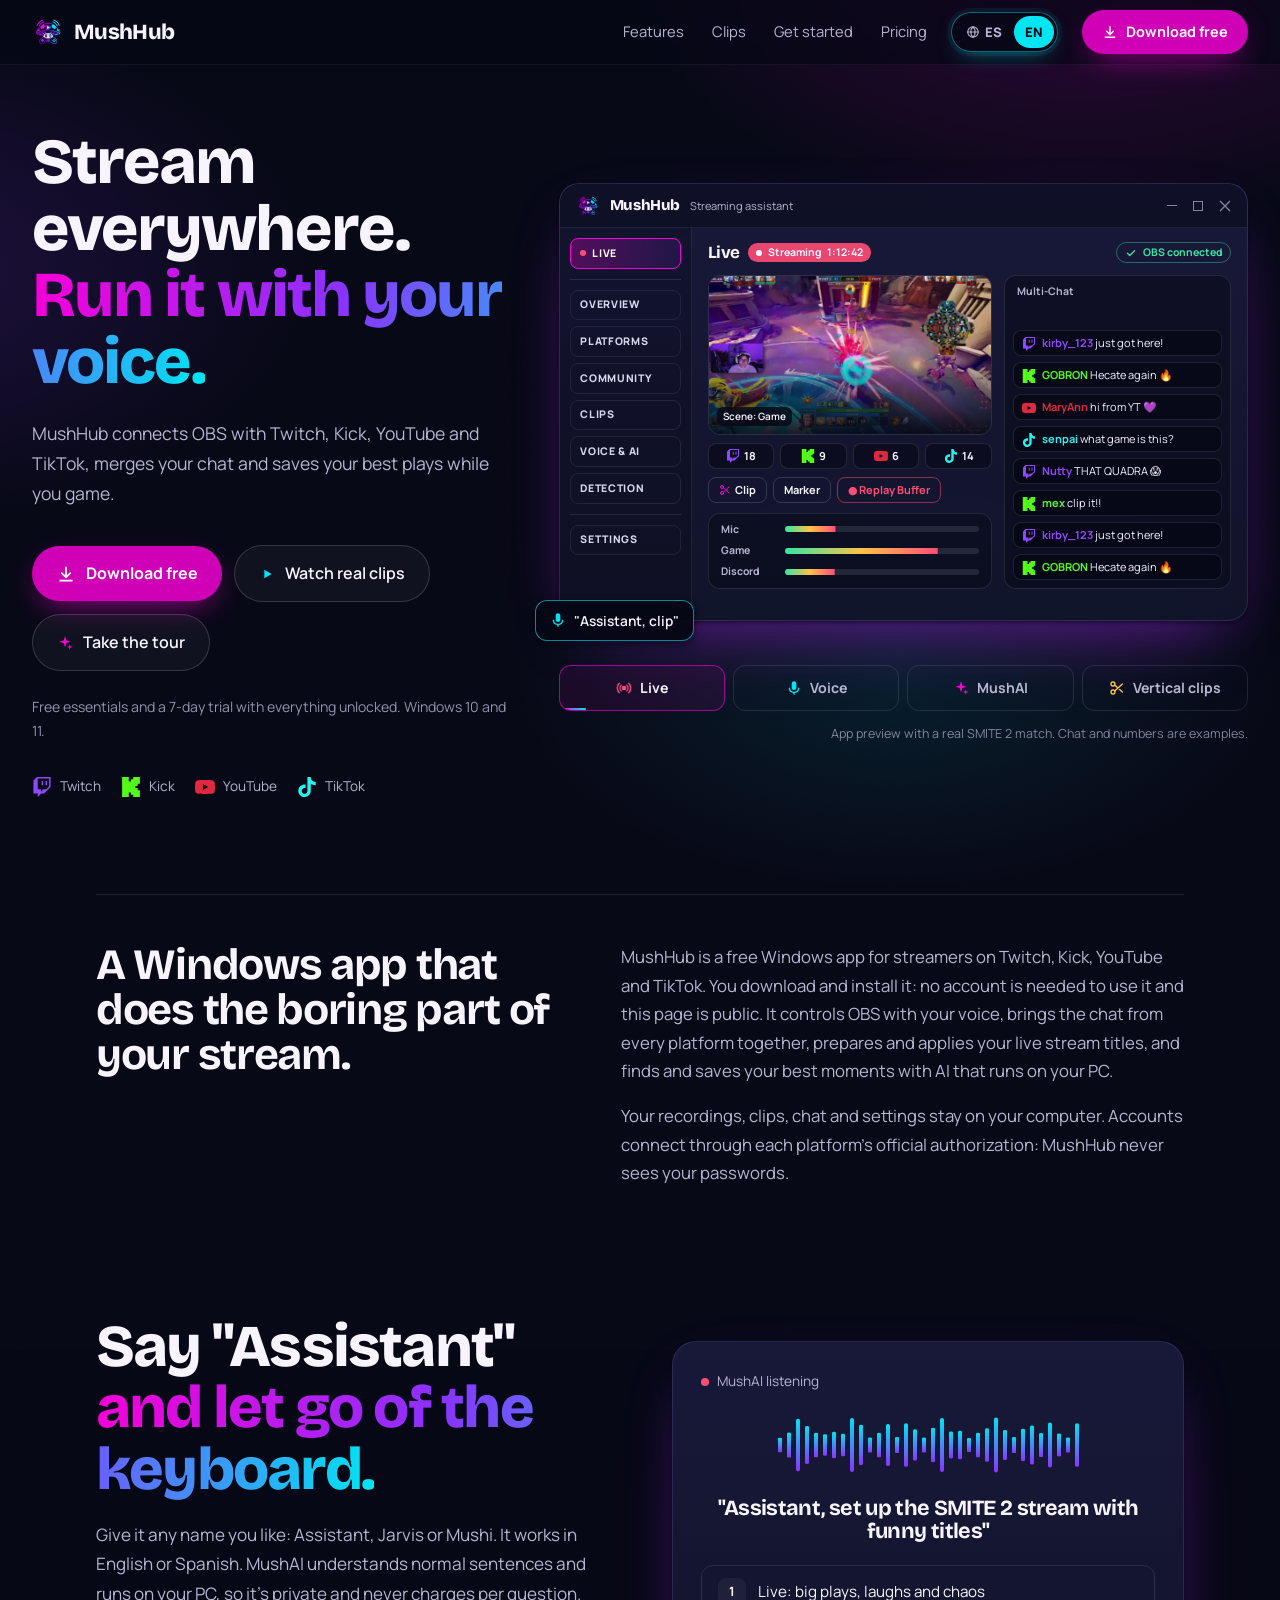
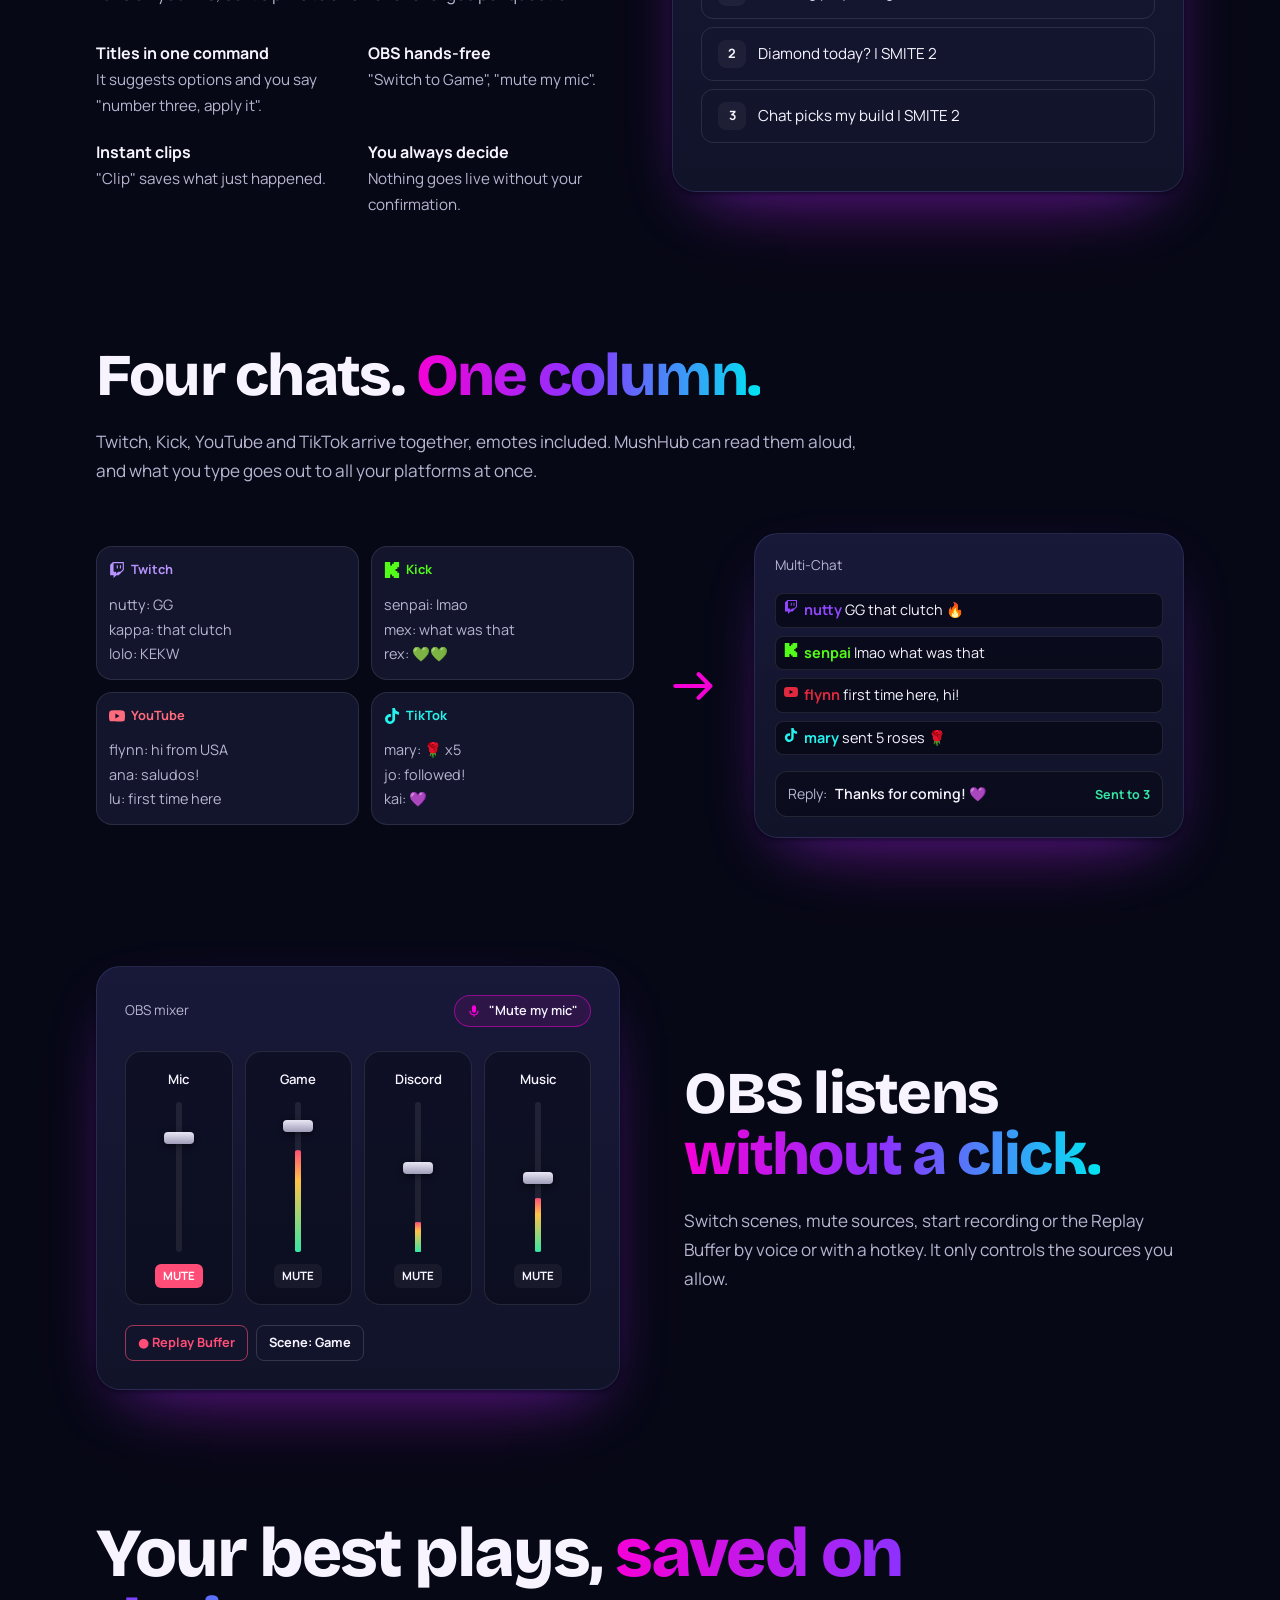
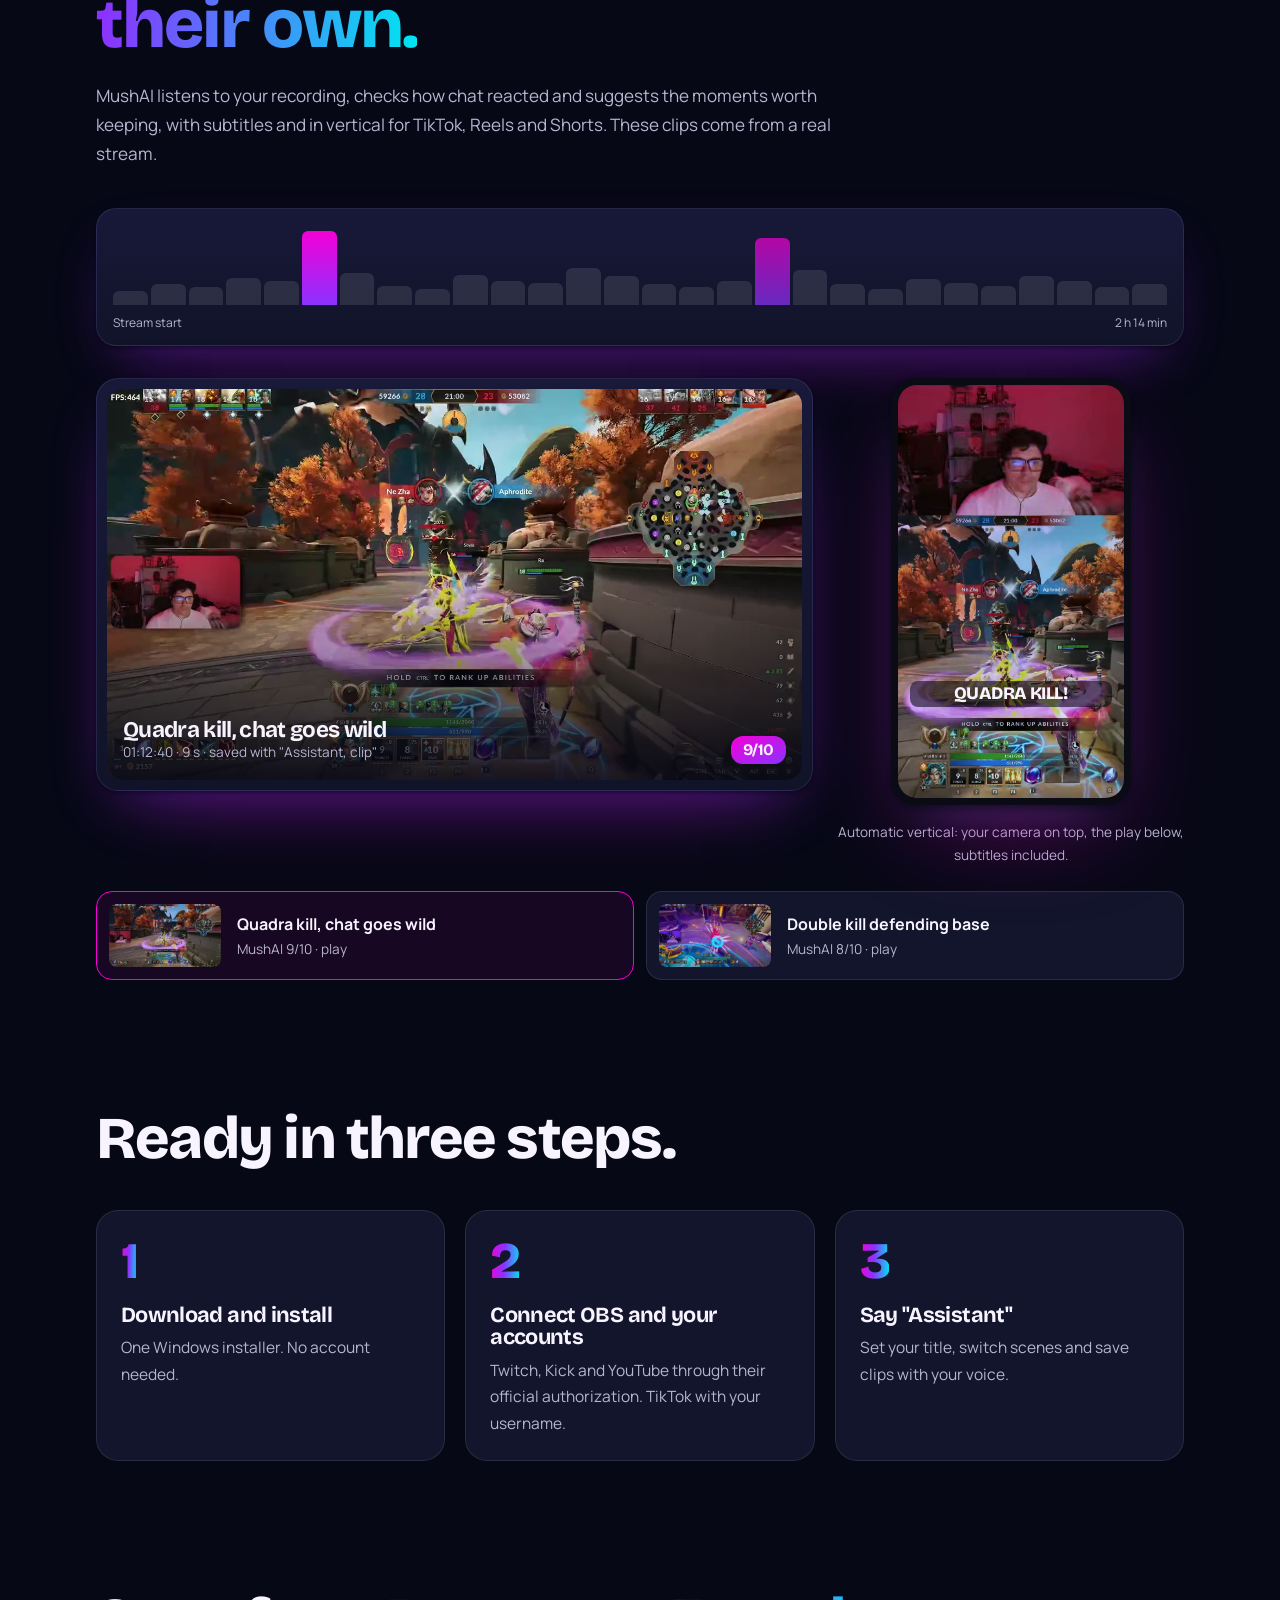
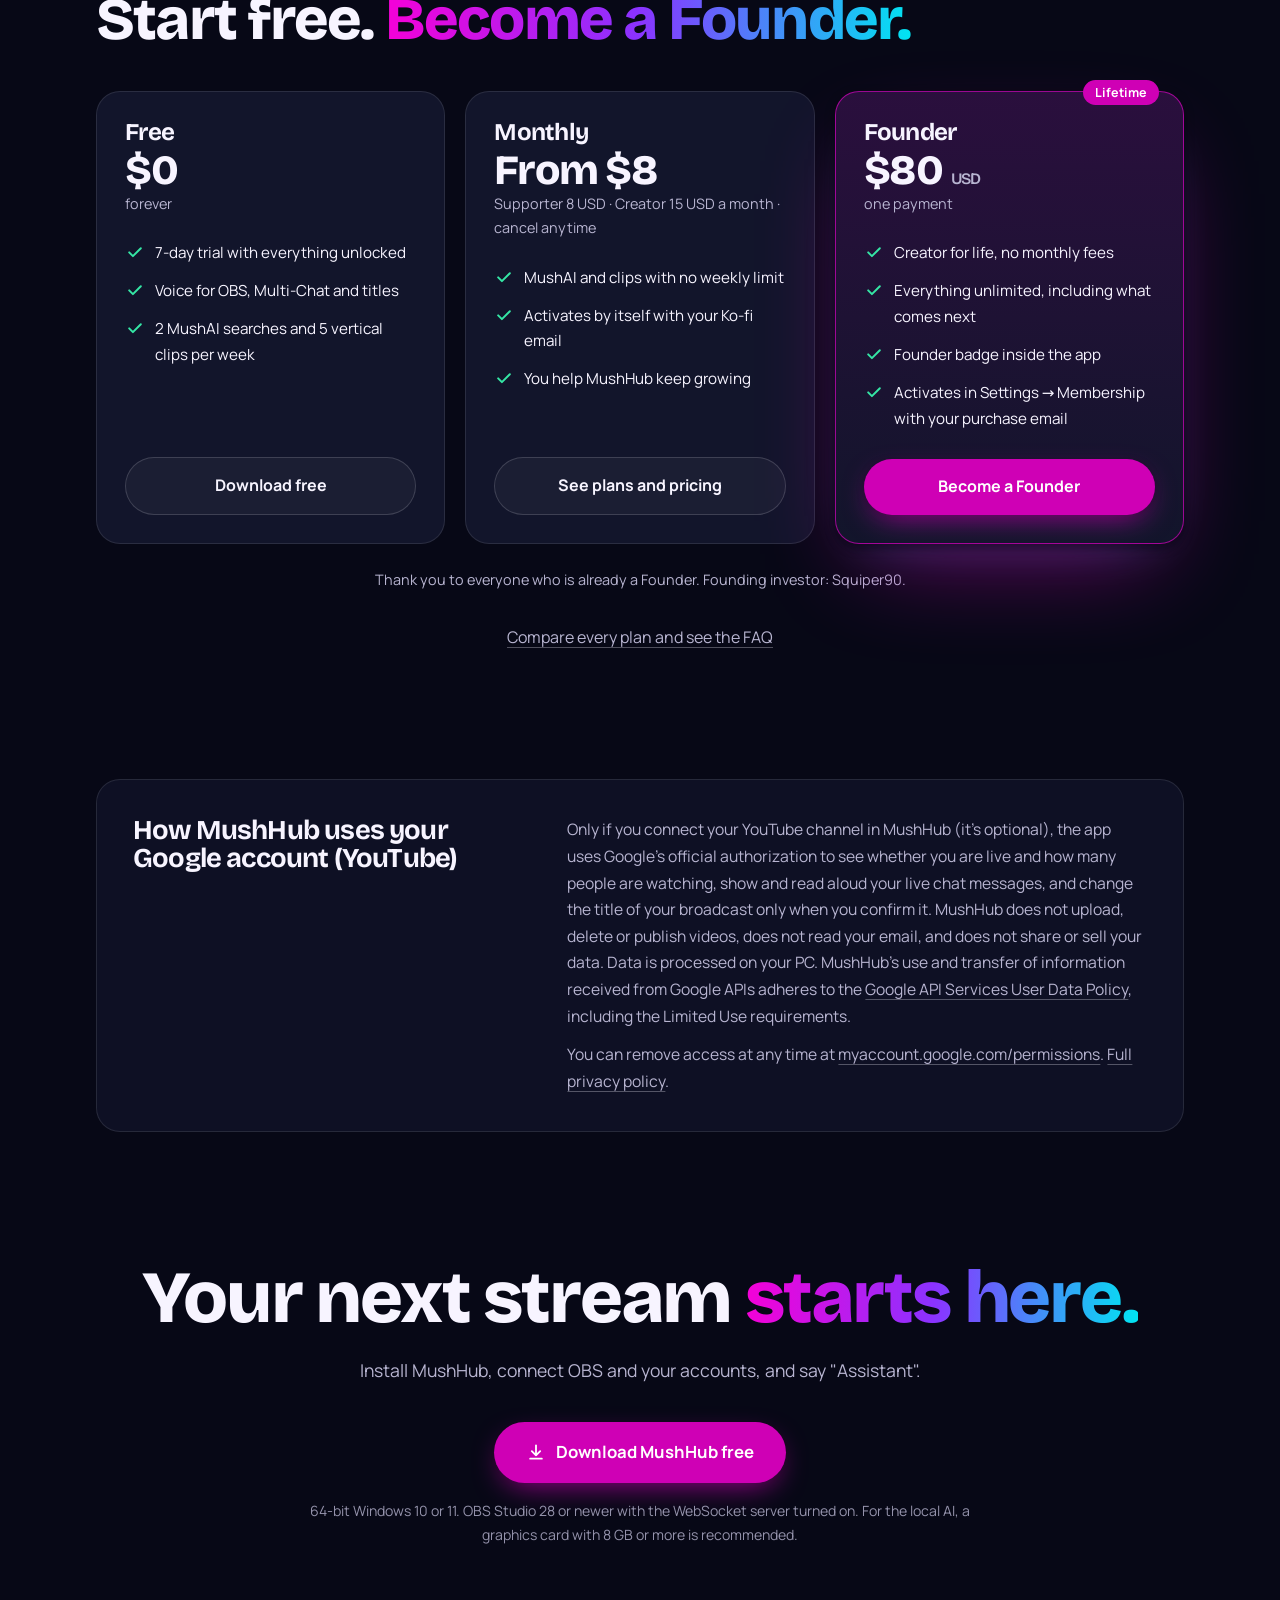
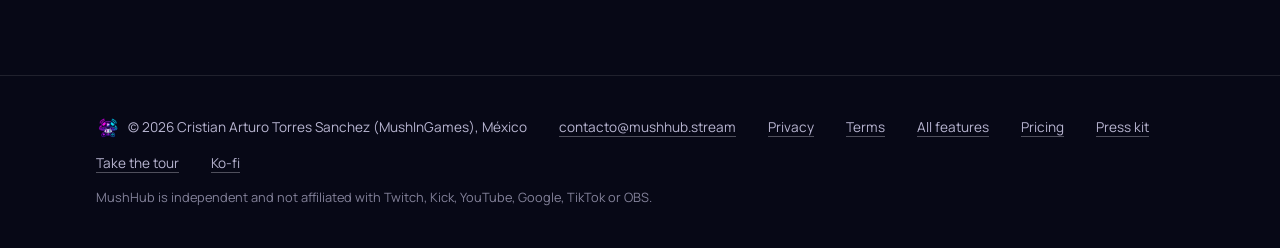
<file: index.html>
<!doctype html>
<html lang="en">
<head>
<meta charset="utf-8">
<meta name="viewport" content="width=device-width, initial-scale=1, viewport-fit=cover">
<meta http-equiv="Content-Security-Policy" content="default-src 'none'; script-src 'self' https://static.cloudflareinsights.com; style-src 'self' 'unsafe-inline'; img-src 'self' data:; media-src 'self'; font-src 'self'; connect-src 'self' https://api.github.com https://cloudflareinsights.com; base-uri 'none'; form-action 'none'; object-src 'none'">
<meta name="referrer" content="strict-origin-when-cross-origin">
<meta name="theme-color" content="#070816">
<title>MushHub · Streaming assistant for Windows</title>
<meta name="description" content="MushHub connects OBS with Twitch, Kick, YouTube and TikTok, merges your chat, sets your titles by voice and saves your best plays. Free for Windows.">
<meta name="google-site-verification" content="bBZTPU-O9ZbYJQEVnWMh1CvNa7jzeLbNc9bMLateqUU">
<link rel="canonical" href="https://mushhub.stream/">
<link rel="alternate" hreflang="es" href="https://mushhub.stream/es.html">
<link rel="alternate" hreflang="en" href="https://mushhub.stream/">
<link rel="alternate" hreflang="x-default" href="https://mushhub.stream/">
<meta property="og:type" content="website">
<meta property="og:site_name" content="MushHub">
<meta property="og:title" content="MushHub · Streaming assistant for Windows">
<meta property="og:description" content="MushHub connects OBS with Twitch, Kick, YouTube and TikTok, merges your chat, sets your titles by voice and saves your best plays. Free for Windows.">
<meta property="og:image" content="https://mushhub.stream/media/clip-a.webp">
<meta property="og:url" content="https://mushhub.stream/">
<meta property="og:locale" content="en_US">
<meta name="twitter:card" content="summary_large_image">
<script src="js/redirect.js"></script>
<link rel="icon" href="media/icon.png">
<link rel="preload" href="fonts/bricolage-latin.woff2" as="font" type="font/woff2" crossorigin>
<link rel="preload" href="fonts/manrope-latin.woff2" as="font" type="font/woff2" crossorigin>
<link rel="stylesheet" href="site.css?v=ca63c5a0">
<script type="application/ld+json">{"@context":"https://schema.org","@graph":[{"@type":"SoftwareApplication","name":"MushHub","operatingSystem":"Windows 10, Windows 11","applicationCategory":"MultimediaApplication","description":"MushHub connects OBS with Twitch, Kick, YouTube and TikTok, merges your chat, sets your titles by voice and saves your best plays. Free for Windows.","url":"https://mushhub.stream/","inLanguage":"en","image":"https://mushhub.stream/media/icon.png","publisher":{"@type":"Person","name":"Cristian Arturo Torres Sanchez (MushInGames)"},"offers":[{"@type":"Offer","name":"Free","price":"0","priceCurrency":"USD"},{"@type":"Offer","name":"Founder","price":"80","priceCurrency":"USD","url":"https://ko-fi.com/s/0e9e45dc4e"}]}]}</script>
</head>
<body class="font-body antialiased">
<a href="#contenido" class="skip">Skip to content</a>
<div class="atmos" aria-hidden="true"></div>
<div class="grain" aria-hidden="true"></div>
<svg width="0" height="0" class="absolute" aria-hidden="true">
  <symbol id="i-twitch" viewBox="0 0 24 24"><path fill="currentColor" d="M11.571 4.714h1.715v5.143H11.57zm4.715 0H18v5.143h-1.714zM6 0L1.714 4.286v15.428h5.143V24l4.286-4.286h3.428L22.286 12V0zm14.571 11.143l-3.428 3.428h-3.429l-3 3v-3H6.857V1.714h13.714Z"/></symbol>
  <symbol id="i-kick" viewBox="0 0 24 24"><path fill="currentColor" d="M1.333 0h8v5.333H12V2.667h2.667V0h8v8H20v2.667h-2.667v2.666H20V16h2.667v8h-8v-2.667H12v-2.666H9.333V24h-8Z"/></symbol>
  <symbol id="i-youtube" viewBox="0 0 24 24"><path fill="currentColor" d="M23.498 6.186a3.016 3.016 0 0 0-2.122-2.136C19.505 3.545 12 3.545 12 3.545s-7.505 0-9.377.505A3.017 3.017 0 0 0 .502 6.186C0 8.07 0 12 0 12s0 3.930.502 5.814a3.016 3.016 0 0 0 2.122 2.136c1.871.505 9.376.505 9.376.505s7.505 0 9.377-.505a3.015 3.015 0 0 0 2.122-2.136C24 15.930 24 12 24 12s0-3.930-.502-5.814zM9.545 15.568V8.432L15.818 12l-6.273 3.568z"/></symbol>
  <symbol id="i-tiktok" viewBox="0 0 24 24"><path fill="currentColor" d="M12.525.02c1.310-.02 2.610-.01 3.910-.02.08 1.530.63 3.090 1.750 4.170 1.120 1.110 2.700 1.620 4.240 1.790v4.030c-1.440-.05-2.890-.35-4.200-.97-.57-.26-1.100-.59-1.620-.93-.01 2.920.01 5.840-.02 8.750-.08 1.400-.54 2.790-1.350 3.940-1.310 1.920-3.580 3.170-5.910 3.210-1.430.08-2.860-.31-4.080-1.030-2.020-1.190-3.440-3.370-3.650-5.710-.02-.5-.03-1-.01-1.490.18-1.900 1.120-3.720 2.580-4.960 1.660-1.440 3.980-2.130 6.150-1.720.02 1.480-.04 2.960-.04 4.440-.99-.32-2.150-.23-3.020.37-.63.41-1.110 1.040-1.360 1.750-.21.51-.15 1.070-.14 1.610.24 1.640 1.820 3.020 3.500 2.870 1.120-.01 2.190-.66 2.770-1.610.19-.33.4-.67.41-1.060.1-1.790.06-3.570.07-5.360.01-4.030-.01-8.050.02-12.070z"/></symbol>
  <symbol id="i-mic" viewBox="0 0 24 24"><path fill="currentColor" d="M12 15a3.5 3.5 0 0 0 3.5-3.5v-6a3.5 3.5 0 1 0-7 0v6A3.5 3.5 0 0 0 12 15Zm6-3.5a6 6 0 0 1-12 0H4a8 8 0 0 0 7 7.94V22h2v-2.56a8 8 0 0 0 7-7.94Z"/></symbol>
  <symbol id="i-down" viewBox="0 0 24 24"><path fill="none" stroke="currentColor" stroke-width="2.2" stroke-linecap="round" stroke-linejoin="round" d="M12 4v12m0 0-5-5m5 5 5-5M5 20h14"/></symbol>
  <symbol id="i-check" viewBox="0 0 24 24"><path fill="none" stroke="currentColor" stroke-width="2.4" stroke-linecap="round" stroke-linejoin="round" d="m5 12.5 4.5 4.5L19 7.5"/></symbol>
  <symbol id="i-play" viewBox="0 0 24 24"><path fill="currentColor" d="M8 5.5v13l11-6.5z"/></symbol>
  <symbol id="i-globe" viewBox="0 0 24 24"><g fill="none" stroke="currentColor" stroke-width="2" stroke-linecap="round"><circle cx="12" cy="12" r="9"/><path d="M3 12h18M12 3c2.5 2.6 3.8 5.6 3.8 9s-1.3 6.4-3.8 9c-2.5-2.6-3.8-5.6-3.8-9S9.5 5.6 12 3Z"/></g></symbol>
  <symbol id="i-spark" viewBox="0 0 24 24"><path fill="currentColor" d="M12 2l2.1 6.4L20.5 10l-6.4 2.1L12 18.5l-2.1-6.4L3.5 10l6.4-1.6Zm7 12 1 3 3 1-3 1-1 3-1-3-3-1 3-1Z"/></symbol>
  <symbol id="i-scissors" viewBox="0 0 24 24"><g fill="none" stroke="currentColor" stroke-width="2" stroke-linecap="round"><circle cx="6" cy="6" r="3"/><circle cx="6" cy="18" r="3"/><path d="M8.6 7.6 20 18M8.6 16.4 20 6"/></g></symbol>
  <symbol id="i-live" viewBox="0 0 24 24"><g fill="none" stroke="currentColor" stroke-width="2" stroke-linecap="round"><circle cx="12" cy="12" r="2.5" fill="currentColor"/><path d="M7.8 7.8a6 6 0 0 0 0 8.4M16.2 7.8a6 6 0 0 1 0 8.4M4.9 4.9a10 10 0 0 0 0 14.2M19.1 4.9a10 10 0 0 1 0 14.2"/></g></symbol>
</svg>

<header class="sticky top-0 z-50 backdrop-blur-md bg-night/70 border-b border-white/5">
  <nav class="mx-auto max-w-7xl px-4 sm:px-8 h-16 flex items-center gap-3 sm:gap-6" aria-label="Main">
    <a href="index.html#inicio" class="flex items-center gap-2.5 rounded-lg shrink-0">
      <img src="media/icon.png" alt="" class="w-8 h-8">
      <span class="font-display text-[1.35rem] font-extrabold hidden min-[400px]:inline">MushHub</span>
    </a>
    <div class="hidden lg:flex items-center gap-7 ml-auto text-[.92rem] text-soft">
      <a class="navlink" href="index.html#funciones">Features</a>
      <a class="navlink" href="index.html#clips">Clips</a>
      <a class="navlink" href="index.html#empezar">Get started</a>
      <a class="navlink" href="index.html#precios">Pricing</a>
    </div>
    <div class="lang ml-auto lg:ml-0" role="group" aria-label="Language">
      <a href="es.html" hreflang="es" lang="es" data-lang="es" aria-current="false"><svg class="w-3.5 h-3.5"><use href="#i-globe"/></svg>ES</a>
      <a href="index.html" hreflang="en" lang="en" data-lang="en" aria-current="true">EN</a>
    </div>
    <a href="https://github.com/Mushingames/MushHub-Descargas/releases" class="btn btn-main inline-flex items-center gap-2 rounded-full px-4 sm:px-5 py-2.5 text-[.9rem] font-bold shrink-0">
      <svg class="w-4 h-4"><use href="#i-down"/></svg><span class="sm:hidden">Download</span><span class="hidden sm:inline">Download free</span>
    </a>
  </nav>
</header>

<div id="contenido" tabindex="-1">
<main id="inicio">

<!-- ============================================================ HERO -->
<section class="relative mx-auto max-w-7xl px-4 sm:px-8 pt-12 sm:pt-16 pb-20 lg:pb-24 grid lg:grid-cols-[.82fr_1.18fr] gap-12 lg:gap-12 items-center">
  <div>
    <h1 class="font-display font-extrabold text-[clamp(2.4rem,1.3rem+3.4vw,4rem)]">
      Stream everywhere. <span class="grad">Run it with your voice.</span>
    </h1>
    <p class="mt-6 text-[1.1rem] text-soft max-w-[34rem]">MushHub connects OBS with Twitch, Kick, YouTube and TikTok, merges your chat and saves your best plays while you game.</p>
    <div class="mt-9 flex flex-wrap gap-3 items-center">
      <a href="https://github.com/Mushingames/MushHub-Descargas/releases" class="btn btn-main inline-flex items-center gap-2.5 rounded-full px-6 py-3.5 font-bold text-[1rem]"><svg class="w-5 h-5"><use href="#i-down"/></svg>Download free</a>
      <a href="#clips" class="btn btn-ghost inline-flex items-center gap-2.5 rounded-full px-6 py-3.5 font-semibold text-[1rem]"><svg class="w-4 h-4 text-cy"><use href="#i-play"/></svg>Watch real clips</a>
      <a href="recorrido/en.html" class="btn btn-ghost inline-flex items-center gap-2.5 rounded-full px-6 py-3.5 font-semibold text-[1rem]"><svg class="w-4 h-4 text-mag"><use href="#i-spark"/></svg>Take the tour</a>
    </div>
    <p class="mt-6 text-[.88rem] text-soft/80">Free essentials and a 7-day trial with everything unlocked. Windows 10 and 11.</p>
    <ul class="mt-8 flex flex-wrap items-center gap-x-5 gap-y-2 text-soft" aria-label="Supported platforms">
      <li class="flex items-center gap-2 text-[.85rem]"><svg class="w-5 h-5 text-twitch"><use href="#i-twitch"/></svg>Twitch</li>
      <li class="flex items-center gap-2 text-[.85rem]"><svg class="w-5 h-5 text-kick"><use href="#i-kick"/></svg>Kick</li>
      <li class="flex items-center gap-2 text-[.85rem]"><svg class="w-5 h-5 text-yt"><use href="#i-youtube"/></svg>YouTube</li>
      <li class="flex items-center gap-2 text-[.85rem]"><svg class="w-5 h-5 text-tiktok"><use href="#i-tiktok"/></svg>TikTok</li>
    </ul>
  </div>

  <!-- the memorable thing: the app itself, touring its features -->
  <div class="relative min-w-0" id="tour" aria-label="App tour" role="region">
    <div class="relative">
    <div class="appwin elev rounded-[20px] overflow-hidden">
      <!-- title bar -->
      <div class="flex items-center gap-2.5 px-4 h-11 border-b border-white/[.07] bg-night/50">
        <img src="media/icon.png" alt="" class="w-6 h-6">
        <span class="font-display font-extrabold text-[15px]">MushHub</span>
        <span class="text-soft text-[11px] hidden sm:inline">Streaming assistant</span>
        <span class="ml-auto flex items-center gap-4 text-soft/70" aria-hidden="true">
          <i class="block w-2.5 h-px bg-current"></i><i class="block w-2.5 h-2.5 border border-current"></i><svg class="w-3 h-3" viewBox="0 0 12 12"><path d="M1 1l10 10M11 1 1 11" stroke="currentColor" stroke-width="1.3"/></svg>
        </span>
      </div>
      <div class="grid sm:grid-cols-[132px_1fr]">
        <!-- sidebar (mirrors the real app) -->
        <div class="sb hidden sm:flex flex-col gap-1.5 p-2.5 border-r border-white/[.07] bg-night/30" aria-hidden="true">
          <span data-sb="live" class="!flex items-center gap-1.5"><i class="inline-block w-1.5 h-1.5 rounded-full bg-bad dot-live"></i> Live</span>
          <i class="block h-px bg-white/10 my-1"></i>
          <span data-sb="sum">Overview</span>
          <span data-sb="plat">Platforms</span>
          <span data-sb="comm">Community</span>
          <span data-sb="clips">Clips</span>
          <span data-sb="voice">Voice &amp; AI</span>
          <span data-sb="det">Detection</span>
          <i class="block h-px bg-white/10 my-1"></i>
          <span data-sb="set">Settings</span>
        </div>

        <!-- scenes -->
        <div class="relative h-[468px] sm:h-[392px] overflow-hidden">

          <!-- 1 · live -->
          <div class="scene" data-scene="live" role="tabpanel" id="sc-live" aria-labelledby="tb-live">
            <div class="flex items-center gap-2 flex-wrap">
              <p class="font-display font-bold text-[17px]">Live</p>
              <span class="inline-flex items-center gap-1.5 rounded-full bg-bad/90 px-2 py-0.5 text-[10.5px] font-bold"><i class="w-1.5 h-1.5 rounded-full bg-white dot-live"></i>Streaming <span id="liveClock">1:12:40</span></span>
              <span class="ml-auto inline-flex items-center gap-1.5 rounded-full border border-ok/40 text-ok px-2 py-0.5 text-[10.5px] font-bold"><svg class="w-3 h-3"><use href="#i-check"/></svg>OBS connected</span>
            </div>
            <div class="mt-3 grid grid-cols-1 sm:grid-cols-[1.25fr_1fr] gap-3">
              <div class="min-w-0">
                <div class="media rounded-xl aspect-video border border-white/10">
                  <video data-v src="media/clip-b.mp4" poster="media/clip-b.webp" muted loop playsinline preload="metadata"></video>
                  <div class="shade"></div>
                  <span class="absolute left-2 bottom-2 rounded-md bg-night/80 px-1.5 py-0.5 text-[10px] font-semibold">Scene: <span data-scene-name>Game</span></span>
                </div>
                <div class="mt-2 grid grid-cols-4 gap-1.5 text-[11px] font-bold">
                  <span class="flex items-center justify-center gap-1 rounded-lg bg-night/60 border border-white/10 py-1"><svg class="w-3.5 h-3.5 text-twitch"><use href="#i-twitch"/></svg><span data-vc="18">18</span></span>
                  <span class="flex items-center justify-center gap-1 rounded-lg bg-night/60 border border-white/10 py-1"><svg class="w-3.5 h-3.5 text-kick"><use href="#i-kick"/></svg><span data-vc="9">9</span></span>
                  <span class="flex items-center justify-center gap-1 rounded-lg bg-night/60 border border-white/10 py-1"><svg class="w-3.5 h-3.5 text-yt"><use href="#i-youtube"/></svg><span data-vc="6">6</span></span>
                  <span class="flex items-center justify-center gap-1 rounded-lg bg-night/60 border border-white/10 py-1"><svg class="w-3.5 h-3.5 text-tiktok"><use href="#i-tiktok"/></svg><span data-vc="14">14</span></span>
                </div>
                <div class="mt-2 flex gap-1.5 text-[11px] font-bold">
                  <span class="flash rounded-lg border border-white/15 px-2.5 py-1 inline-flex items-center gap-1" id="actClip"><svg class="w-3 h-3 text-mag"><use href="#i-scissors"/></svg>Clip</span>
                  <span class="rounded-lg border border-white/15 px-2.5 py-1">Marker</span>
                  <span class="rounded-lg border border-bad/50 text-bad px-2.5 py-1">● Replay Buffer</span>
                </div>
                <div class="mt-2.5 rounded-xl bg-night/50 border border-white/10 px-3 py-2 space-y-1.5" aria-hidden="true">
                  <div class="flex items-center gap-2 text-[10.5px] font-bold"><span class="w-14 text-soft">Mic</span><span class="flex-1 h-1.5 rounded-full bg-white/10 overflow-hidden"><i class="meter block h-full w-full origin-left bg-gradient-to-r from-ok via-warn to-bad" data-m=".55"></i></span></div>
                  <div class="flex items-center gap-2 text-[10.5px] font-bold"><span class="w-14 text-soft">Game</span><span class="flex-1 h-1.5 rounded-full bg-white/10 overflow-hidden"><i class="meter block h-full w-full origin-left bg-gradient-to-r from-ok via-warn to-bad" data-m=".8"></i></span></div>
                  <div class="flex items-center gap-2 text-[10.5px] font-bold"><span class="w-14 text-soft">Discord</span><span class="flex-1 h-1.5 rounded-full bg-white/10 overflow-hidden"><i class="meter block h-full w-full origin-left bg-gradient-to-r from-ok via-warn to-bad" data-m=".4"></i></span></div>
                </div>
              </div>
              <div class="hidden sm:flex flex-col min-w-0 rounded-xl bg-night/50 border border-white/10 p-2">
                <p class="text-[10.5px] font-bold text-soft px-1">Multi-Chat</p>
                <div class="mt-1.5 flex-1 flex flex-col justify-end gap-1.5 overflow-hidden" id="tourChat"></div>
              </div>
            </div>
          </div>

          <!-- 2 · voice -->
          <div class="scene" data-scene="voice" role="tabpanel" id="sc-voice" aria-labelledby="tb-voice">
            <div class="flex items-center gap-2">
              <p class="font-display font-bold text-[17px]">Voice &amp; AI</p>
              <span class="ml-auto inline-flex items-center gap-1.5 text-[11px] text-soft"><i class="w-1.5 h-1.5 rounded-full bg-bad dot-live"></i>MushAI listening</span>
            </div>
            <div class="mt-3 rounded-xl bg-night/50 border border-white/10 p-3">
              <div class="wave sm flex items-center justify-center gap-[4px] h-10" id="tWave" aria-hidden="true"></div>
              <p class="mt-2 text-center font-display font-bold text-[15px] min-h-[2.6em]" id="tLine"></p>
            </div>
            <ol class="mt-3 space-y-1.5" id="tOpts">
              <li class="opt pop flex items-center gap-2.5 rounded-lg border border-white/10 px-3 py-2"><span class="w-6 h-6 grid place-items-center rounded-md bg-white/5 text-[11px] font-bold">1</span>Live: big plays, laughs and chaos</li>
              <li class="opt pop flex items-center gap-2.5 rounded-lg border border-white/10 px-3 py-2"><span class="w-6 h-6 grid place-items-center rounded-md bg-white/5 text-[11px] font-bold">2</span>Diamond today? | SMITE 2</li>
              <li class="opt pop flex items-center gap-2.5 rounded-lg border border-white/10 px-3 py-2"><span class="w-6 h-6 grid place-items-center rounded-md bg-white/5 text-[11px] font-bold">3</span>Chat picks my build | SMITE 2</li>
            </ol>
            <div class="mt-3 flex flex-wrap gap-1.5 text-[11px] font-bold" id="tApplied"></div>
          </div>

          <!-- 3 · MushAI finds moments -->
          <div class="scene" data-scene="ai" role="tabpanel" id="sc-ai" aria-labelledby="tb-ai">
            <p class="font-display font-bold text-[17px]">Clips and auto editing</p>
            <div class="mt-2.5 flex flex-wrap items-center gap-2">
              <span class="rounded-lg border border-white/15 bg-night/50 px-2.5 py-1 text-[11px] font-semibold">Recording: SMITE 2 · 2 h 14 min</span>
              <span class="flex items-center gap-1.5 min-w-0 rounded-lg border border-white/15 bg-night/50 px-2.5 py-1 text-[11px] grow sm:grow-0 sm:min-w-[11rem]"><span class="text-soft shrink-0">What are you looking for?</span><b id="aiQuery" class="truncate"></b><i class="w-px h-3.5 bg-cy dot-live"></i></span>
            </div>
            <div class="mt-2 flex flex-wrap gap-1.5 text-[11px] font-bold">
              <span class="rounded-full border border-white/15 px-2.5 py-0.5">Best of the stream</span>
              <span class="rounded-full border border-white/15 px-2.5 py-0.5">Funny</span>
              <span class="step rounded-full border border-white/15 px-2.5 py-0.5" id="aiChip">Big play</span>
              <span class="rounded-full border border-white/15 px-2.5 py-0.5">Epic</span>
            </div>
            <div class="mt-3 flex items-center gap-3">
              <span class="flash shrink-0 rounded-lg bg-gradient-to-r from-vio to-mag px-3 py-1.5 text-[11px] font-extrabold" id="aiBtn"><svg class="inline w-3.5 h-3.5 -mt-0.5 mr-1"><use href="#i-spark"/></svg>Search with MushAI</span>
              <div class="flex-1 min-w-0">
                <p class="text-[10.5px] text-soft flex justify-between"><span id="aiStatus"></span><span id="aiPct"></span></p>
                <div class="mt-1 h-1.5 rounded-full bg-white/10 overflow-hidden"><div class="pbar h-full bg-gradient-to-r from-cy to-mag" id="aiBar"></div></div>
              </div>
            </div>
            <ul class="mt-3 space-y-1.5" id="aiRes">
              <li class="pop flex items-center gap-2.5 rounded-lg border border-mag/60 bg-mag/[.06] p-1.5"><span class="media w-[74px] aspect-video rounded-md shrink-0"><img src="media/clip-a.webp" alt=""><span class="tint"></span></span><span class="min-w-0 flex-1"><b class="block truncate">Quadra kill, chat goes wild</b><span class="text-soft text-[10.5px]">01:12:40 · 9 s</span></span><b class="rounded-md bg-gradient-to-br from-mag to-vio px-1.5 py-0.5 text-[11px]">9/10</b></li>
              <li class="pop flex items-center gap-2.5 rounded-lg border border-white/10 p-1.5"><span class="media w-[74px] aspect-video rounded-md shrink-0"><img src="media/clip-b.webp" alt=""><span class="tint"></span></span><span class="min-w-0 flex-1"><b class="block truncate">Double kill defending base</b><span class="text-soft text-[10.5px]">01:48:05 · 9 s</span></span><b class="rounded-md bg-white/10 px-1.5 py-0.5 text-[11px]">8/10</b></li>
              <li class="pop flex items-center gap-2.5 rounded-lg border border-white/10 p-1.5"><span class="media w-[74px] aspect-video rounded-md shrink-0"><img src="media/clip-v.webp" alt="" style="object-position:50% 20%"><span class="tint"></span></span><span class="min-w-0 flex-1"><b class="block truncate">"What was that?" · chat laughing</b><span class="text-soft text-[10.5px]">00:41:12 · 12 s</span></span><b class="rounded-md bg-white/10 px-1.5 py-0.5 text-[11px]">7/10</b></li>
            </ul>
          </div>

          <!-- 4 · vertical clip editor -->
          <div class="scene" data-scene="clips" role="tabpanel" id="sc-clips" aria-labelledby="tb-clips">
            <p class="font-display font-bold text-[17px]">Vertical visual editor</p>
            <div class="mt-2.5 flex flex-wrap gap-1.5 text-[10.5px] font-extrabold uppercase tracking-[.04em]" id="edSteps">
              <span class="step rounded-md border border-white/15 px-2 py-0.5">1 · Analyze</span>
              <span class="step rounded-md border border-white/15 px-2 py-0.5">2 · Pick</span>
              <span class="step rounded-md border border-white/15 px-2 py-0.5">3 · Trim</span>
              <span class="step rounded-md border border-white/15 px-2 py-0.5">4 · Frame</span>
              <span class="step rounded-md border border-white/15 px-2 py-0.5">5 · Subtitles</span>
            </div>
            <div class="mt-3 grid grid-cols-[1fr_auto] gap-4 items-start">
              <div class="min-w-0">
                <div class="media relative rounded-xl aspect-video border border-white/10">
                  <video data-v src="media/clip-a.mp4" poster="media/clip-a.webp" muted loop playsinline preload="metadata"></video>
                  <!-- crop frames: purple = camera, yellow = gameplay (like the app) -->
                  <span class="crop off absolute rounded-sm border-2 border-vio bg-vio/10" style="left:.6%;top:42%;width:18.6%;height:19.5%" id="cropCam"><b class="absolute -top-[17px] left-0 rounded-sm bg-vio px-1 text-[9.5px] leading-[15px]">Camera</b></span>
                  <span class="crop off absolute rounded-sm border-2 border-warn bg-warn/5" style="left:24%;top:0;width:52%;height:100%" id="cropGame"><b class="absolute top-1 left-1 rounded-sm bg-warn text-night px-1 text-[9.5px] leading-[15px]">Gameplay 9:16</b></span>
                </div>
                <div class="mt-2.5 relative h-7 rounded-md bg-night/60 border border-white/10 overflow-hidden" aria-hidden="true">
                  <div class="absolute inset-y-0 left-[18%] w-[46%] bg-vio/25 border-x-2 border-mag"></div>
                  <div class="absolute inset-y-1 left-[18%] w-0.5 bg-cy" id="edHead" style="transition:transform 4s linear"></div>
                </div>
                <div class="mt-2.5 flex items-center gap-2 flex-wrap">
                  <span class="flash rounded-lg bg-gradient-to-r from-vio to-mag px-3 py-1.5 text-[11px] font-extrabold" id="edBtn">Export vertical</span>
                  <span class="pop inline-flex items-center gap-1 text-ok text-[11px] font-bold" id="edDone"><svg class="w-3.5 h-3.5"><use href="#i-check"/></svg>Ready for TikTok, Reels and Shorts</span>
                </div>
              </div>
              <div class="phone off media w-[112px] sm:w-[124px] aspect-[9/16] rounded-[18px] border-[5px] border-[#0b0b16] float" id="edPhone">
                <video data-v src="media/clip-v.mp4" poster="media/clip-v.webp" muted loop playsinline preload="metadata"></video>
                <span class="pop absolute left-1.5 right-1.5 bottom-[24%] text-center font-display font-extrabold text-[12px] uppercase bg-black/60 rounded-md py-0.5" id="edSub">Quadra kill!</span>
              </div>
            </div>
          </div>

        </div>
      </div>
    </div>



    <!-- floating voice/status pill -->
    <div class="vpill float absolute -bottom-5 left-4 sm:-left-6 flex items-center gap-2 rounded-xl bg-night/95 border border-cy/60 px-3.5 py-2 text-[.86rem] font-semibold max-w-[88%]" id="vpill" aria-live="polite">
      <svg class="w-4 h-4 text-cy shrink-0"><use href="#i-mic"/></svg><span id="vpillTxt" class="truncate"></span>
    </div>
    </div>

    <!-- feature tabs -->
    <div class="tabs mt-11 grid grid-cols-2 sm:grid-cols-4 gap-2" role="tablist" aria-label="App tour">
      <button type="button" role="tab" id="tb-live" aria-controls="sc-live" data-go="live" class="flex items-center justify-center gap-2 rounded-xl border border-white/10 px-3 py-2.5 text-[.88rem] font-bold text-soft"><svg class="w-4 h-4 text-bad"><use href="#i-live"/></svg>Live<span class="prog"></span></button>
      <button type="button" role="tab" id="tb-voice" aria-controls="sc-voice" data-go="voice" class="flex items-center justify-center gap-2 rounded-xl border border-white/10 px-3 py-2.5 text-[.88rem] font-bold text-soft"><svg class="w-4 h-4 text-cy"><use href="#i-mic"/></svg>Voice<span class="prog"></span></button>
      <button type="button" role="tab" id="tb-ai" aria-controls="sc-ai" data-go="ai" class="flex items-center justify-center gap-2 rounded-xl border border-white/10 px-3 py-2.5 text-[.88rem] font-bold text-soft"><svg class="w-4 h-4 text-mag"><use href="#i-spark"/></svg>MushAI<span class="prog"></span></button>
      <button type="button" role="tab" id="tb-clips" aria-controls="sc-clips" data-go="clips" class="flex items-center justify-center gap-2 rounded-xl border border-white/10 px-3 py-2.5 text-[.88rem] font-bold text-soft"><svg class="w-4 h-4 text-warn"><use href="#i-scissors"/></svg>Vertical clips<span class="prog"></span></button>
    </div>
    <p class="mt-3 sm:text-right text-[.78rem] text-soft/70">App preview with a real SMITE 2 match. Chat and numbers are examples.</p>
  </div>
</section>

<!-- ============================================================ WHAT IT IS (Google review) -->
<section class="mx-auto max-w-6xl px-5 sm:px-8 pb-sec">
  <div class="grid md:grid-cols-[.9fr_1.1fr] gap-8 md:gap-16 items-start border-t border-white/10 pt-12">
    <h2 class="font-display font-bold text-[clamp(1.8rem,1.2rem+2vw,2.7rem)]">A Windows app that does the boring part of your stream.</h2>
    <div class="text-soft text-[1.05rem] space-y-4">
      <p>MushHub is a free Windows app for streamers on Twitch, Kick, YouTube and TikTok. You download and install it: no account is needed to use it and this page is public. It controls OBS with your voice, brings the chat from every platform together, prepares and applies your live stream titles, and finds and saves your best moments with AI that runs on your PC.</p>
      <p>Your recordings, clips, chat and settings stay on your computer. Accounts connect through each platform's official authorization: MushHub never sees your passwords.</p>
    </div>
  </div>
</section>

<!-- ============================================================ FEATURES -->
<div id="funciones">

<section class="mx-auto max-w-6xl px-5 sm:px-8 pb-sec grid lg:grid-cols-2 gap-12 lg:gap-16 items-center">
  <div>
    <h2 class="font-display font-extrabold text-[clamp(2.2rem,1.3rem+3.2vw,3.7rem)]">Say "Assistant" <span class="grad">and let go of the keyboard.</span></h2>
    <p class="mt-5 text-soft text-[1.07rem] max-w-[32rem]">Give it any name you like: Assistant, Jarvis or Mushi. It works in English or Spanish. MushAI understands normal sentences and runs on your PC, so it's private and never charges per question.</p>
    <dl class="mt-8 grid sm:grid-cols-2 gap-x-8 gap-y-5 max-w-[34rem]">
      <div><dt class="font-bold">Titles in one command</dt><dd class="text-soft text-[.95rem]">It suggests options and you say "number three, apply it".</dd></div>
      <div><dt class="font-bold">OBS hands-free</dt><dd class="text-soft text-[.95rem]">"Switch to Game", "mute my mic".</dd></div>
      <div><dt class="font-bold">Instant clips</dt><dd class="text-soft text-[.95rem]">"Clip" saves what just happened.</dd></div>
      <div><dt class="font-bold">You always decide</dt><dd class="text-soft text-[.95rem]">Nothing goes live without your confirmation.</dd></div>
    </dl>
  </div>
  <div class="elev rounded-[24px] p-6 sm:p-7" id="voiceDemo">
    <div class="flex items-center gap-2 text-[.85rem] text-soft"><span class="dot-live w-2 h-2 rounded-full bg-bad"></span>MushAI listening</div>
    <div class="wave mt-5 flex items-center justify-center gap-[5px] h-16" id="wave" aria-hidden="true"></div>
    <p class="mt-5 text-center font-display font-bold text-[1.35rem] min-h-[2.2em]" id="voiceLine"></p>
    <ol class="mt-5 space-y-2" id="titleOpts">
      <li class="opt flex items-center gap-3 rounded-xl border border-white/10 px-4 py-3 text-[.95rem]"><span class="w-7 h-7 grid place-items-center rounded-lg bg-white/5 text-[.8rem] font-bold">1</span>Live: big plays, laughs and chaos</li>
      <li class="opt flex items-center gap-3 rounded-xl border border-white/10 px-4 py-3 text-[.95rem]"><span class="w-7 h-7 grid place-items-center rounded-lg bg-white/5 text-[.8rem] font-bold">2</span>Diamond today? | SMITE 2</li>
      <li class="opt flex items-center gap-3 rounded-xl border border-white/10 px-4 py-3 text-[.95rem]"><span class="w-7 h-7 grid place-items-center rounded-lg bg-white/5 text-[.8rem] font-bold">3</span>Chat picks my build | SMITE 2</li>
    </ol>
    <div class="mt-5 flex flex-wrap gap-2 text-[.82rem] font-semibold" id="applied" aria-live="polite"></div>
  </div>
</section>

<section class="mx-auto max-w-6xl px-5 sm:px-8 pb-sec">
  <div class="max-w-3xl">
    <h2 class="font-display font-extrabold text-[clamp(2.2rem,1.3rem+3.2vw,3.7rem)]">Four chats. <span class="grad">One column.</span></h2>
    <p class="mt-5 text-soft text-[1.07rem]">Twitch, Kick, YouTube and TikTok arrive together, emotes included. MushHub can read them aloud, and what you type goes out to all your platforms at once.</p>
  </div>
  <div class="mt-12 grid lg:grid-cols-[1.25fr_auto_1fr] gap-6 lg:gap-8 items-center">
    <div class="grid grid-cols-2 gap-3" aria-hidden="true">
      <div class="rounded-2xl bg-deck border border-white/10 p-3 text-[.9rem] text-soft"><p class="flex items-center gap-1.5 text-[.8rem] font-bold text-[#b794ff] mb-3"><svg class="w-4 h-4"><use href="#i-twitch"/></svg>Twitch</p><p>nutty: GG</p><p>kappa: that clutch</p><p>lolo: KEKW</p></div>
      <div class="rounded-2xl bg-deck border border-white/10 p-3 text-[.9rem] text-soft"><p class="flex items-center gap-1.5 text-[.8rem] font-bold text-kick mb-3"><svg class="w-4 h-4"><use href="#i-kick"/></svg>Kick</p><p>senpai: lmao</p><p>mex: what was that</p><p>rex: 💚💚</p></div>
      <div class="rounded-2xl bg-deck border border-white/10 p-3 text-[.9rem] text-soft"><p class="flex items-center gap-1.5 text-[.8rem] font-bold text-[#ff6b7d] mb-3"><svg class="w-4 h-4"><use href="#i-youtube"/></svg>YouTube</p><p>flynn: hi from USA</p><p>ana: saludos!</p><p>lu: first time here</p></div>
      <div class="rounded-2xl bg-deck border border-white/10 p-3 text-[.9rem] text-soft"><p class="flex items-center gap-1.5 text-[.8rem] font-bold text-tiktok mb-3"><svg class="w-4 h-4"><use href="#i-tiktok"/></svg>TikTok</p><p>mary: 🌹 x5</p><p>jo: followed!</p><p>kai: 💜</p></div>
    </div>
    <svg class="hidden lg:block w-14 h-14 text-mag" viewBox="0 0 24 24" aria-hidden="true"><path fill="none" stroke="currentColor" stroke-width="1.8" stroke-linecap="round" stroke-linejoin="round" d="M4 12h15m0 0-5-5m5 5-5 5"/></svg>
    <div class="elev rounded-[24px] p-5">
      <p class="text-[.85rem] text-soft">Multi-Chat</p>
      <div class="mt-4 space-y-2" id="mergedChat"></div>
      <div class="mt-4 flex items-center gap-2 rounded-xl bg-night/60 border border-white/10 px-3 py-2.5 text-[.88rem]"><span class="text-soft">Reply:</span><span class="font-semibold">Thanks for coming! 💜</span><span class="ml-auto text-[.78rem] text-ok font-bold">Sent to 3</span></div>
    </div>
  </div>
</section>

<section class="mx-auto max-w-6xl px-5 sm:px-8 pb-sec grid lg:grid-cols-[1.05fr_1fr] gap-12 lg:gap-16 items-center">
  <div class="elev rounded-[24px] p-6 sm:p-7 order-2 lg:order-1" id="mixer">
    <div class="flex flex-wrap items-center gap-2">
      <span class="text-[.85rem] text-soft">OBS mixer</span>
      <span class="ml-auto inline-flex items-center gap-2 rounded-full border border-mag/50 bg-mag/10 px-3 py-1 text-[.8rem] font-semibold"><svg class="w-3.5 h-3.5 text-mag"><use href="#i-mic"/></svg><span id="mixCmd"></span></span>
    </div>
    <div class="mt-6 grid grid-cols-4 gap-3">
      <div class="rounded-2xl bg-night/50 border border-white/10 py-4 grid justify-items-center gap-3"><span class="text-[.82rem] font-semibold">Mic</span><div class="fader" data-ch="mic"><div class="lvl"></div><div class="knob"></div></div><span class="mute rounded-md px-2 py-0.5 text-[.72rem] font-bold bg-white/5" data-mute="mic">MUTE</span></div>
      <div class="rounded-2xl bg-night/50 border border-white/10 py-4 grid justify-items-center gap-3"><span class="text-[.82rem] font-semibold">Game</span><div class="fader" data-ch="game"><div class="lvl"></div><div class="knob"></div></div><span class="rounded-md px-2 py-0.5 text-[.72rem] font-bold bg-white/5">MUTE</span></div>
      <div class="rounded-2xl bg-night/50 border border-white/10 py-4 grid justify-items-center gap-3"><span class="text-[.82rem] font-semibold">Discord</span><div class="fader" data-ch="disc"><div class="lvl"></div><div class="knob"></div></div><span class="rounded-md px-2 py-0.5 text-[.72rem] font-bold bg-white/5">MUTE</span></div>
      <div class="rounded-2xl bg-night/50 border border-white/10 py-4 grid justify-items-center gap-3"><span class="text-[.82rem] font-semibold">Music</span><div class="fader" data-ch="music"><div class="lvl"></div><div class="knob"></div></div><span class="rounded-md px-2 py-0.5 text-[.72rem] font-bold bg-white/5">MUTE</span></div>
    </div>
    <div class="mt-5 flex flex-wrap gap-2 text-[.8rem] font-bold">
      <span class="rounded-lg border border-bad/60 text-bad px-3 py-1.5">● Replay Buffer</span>
      <span class="rounded-lg border border-white/15 px-3 py-1.5">Scene: <span id="mixScene">Game</span></span>
    </div>
  </div>
  <div class="order-1 lg:order-2">
    <h2 class="font-display font-extrabold text-[clamp(2.2rem,1.3rem+3.2vw,3.7rem)]">OBS listens <span class="grad">without a click.</span></h2>
    <p class="mt-5 text-soft text-[1.07rem] max-w-[32rem]">Switch scenes, mute sources, start recording or the Replay Buffer by voice or with a hotkey. It only controls the sources you allow.</p>
  </div>
</section>
</div>

<!-- ============================================================ CLIPS (real footage) -->
<section id="clips" class="relative pb-sec">
  <div class="mx-auto max-w-6xl px-5 sm:px-8">
    <h2 class="font-display font-extrabold text-[clamp(2.4rem,1.3rem+3.8vw,4.3rem)] max-w-4xl">Your best plays, <span class="grad">saved on their own.</span></h2>
    <p class="mt-5 text-soft text-[1.07rem] max-w-3xl">MushAI listens to your recording, checks how chat reacted and suggests the moments worth keeping, with subtitles and in vertical for TikTok, Reels and Shorts. These clips come from a real stream.</p>

    <div class="mt-10 elev rounded-[20px] px-4 pt-4 pb-3">
      <div class="flex items-end gap-[3px] h-20" id="moments" role="group" aria-label="Detected moments"></div>
      <div class="mt-2 flex justify-between text-[.75rem] text-soft"><span>Stream start</span><span>2 h 14 min</span></div>
    </div>

    <div class="mt-8 grid lg:grid-cols-[1.55fr_.75fr] gap-6 items-start">
      <div class="elev rounded-[22px] p-2.5">
        <div class="media rounded-[16px] aspect-video">
          <video id="clipPlayer" src="media/clip-a.mp4" poster="media/clip-a.webp" muted loop playsinline preload="metadata"></video>
          <div class="shade"></div>
          <div class="absolute left-4 bottom-4 right-4 flex flex-wrap items-end gap-3">
            <div>
              <p class="font-display font-bold text-[1.05rem] sm:text-[1.4rem]" id="clipTitle">Quadra kill, chat goes wild</p>
              <p class="hidden sm:block text-[.85rem] text-soft" id="clipMeta">01:12:40 · 9 s · saved with "Assistant, clip"</p>
            </div>
            <span class="ml-auto rounded-xl bg-gradient-to-br from-mag to-vio px-3 py-1.5 font-display font-bold" id="clipScore">9/10</span>
          </div>
        </div>
      </div>
      <div class="grid grid-cols-[1fr] gap-4">
        <div class="float media mx-auto w-[min(100%,15rem)] aspect-[9/16] rounded-[26px] border-[7px] border-[#0b0b16]">
          <video src="media/clip-v.mp4" poster="media/clip-v.webp" autoplay muted loop playsinline preload="metadata"></video>
          <div class="tint"></div>
          <span class="absolute left-3 right-3 bottom-[22%] text-center font-display font-extrabold text-[1.1rem] uppercase bg-black/55 rounded-lg py-1">Quadra kill!</span>
        </div>
        <p class="text-center text-[.85rem] text-soft">Automatic vertical: your camera on top, the play below, subtitles included.</p>
      </div>
    </div>

    <div class="mt-6 grid sm:grid-cols-2 gap-3" id="clipList">
      <button type="button" class="clipcard text-left flex gap-4 items-center rounded-2xl border border-white/10 bg-deck p-3" data-clip="a" aria-pressed="true">
        <span class="media w-28 aspect-video rounded-lg shrink-0"><img src="media/clip-a.webp" alt="Clip frame: quadra kill"><span class="tint"></span></span>
        <span><span class="block font-bold">Quadra kill, chat goes wild</span><span class="block text-[.85rem] text-soft">MushAI 9/10 · play</span></span>
      </button>
      <button type="button" class="clipcard text-left flex gap-4 items-center rounded-2xl border border-white/10 bg-deck p-3" data-clip="b" aria-pressed="false">
        <span class="media w-28 aspect-video rounded-lg shrink-0"><img src="media/clip-b.webp" alt="Clip frame: base fight"><span class="tint"></span></span>
        <span><span class="block font-bold">Double kill defending base</span><span class="block text-[.85rem] text-soft">MushAI 8/10 · play</span></span>
      </button>
    </div>
  </div>
</section>

<!-- ============================================================ HOW TO START (a real sequence) -->
<section id="empezar" class="mx-auto max-w-6xl px-5 sm:px-8 pb-sec">
  <h2 class="font-display font-extrabold text-[clamp(2.2rem,1.3rem+3.2vw,3.7rem)]">Ready in three steps.</h2>
  <ol class="mt-10 grid md:grid-cols-3 gap-5">
    <li class="rounded-[22px] bg-deck border border-white/10 p-6"><span class="font-display font-extrabold text-[3.2rem] grad leading-none">1</span><h3 class="mt-4 font-display font-bold text-[1.35rem]">Download and install</h3><p class="mt-2 text-soft text-[.97rem]">One Windows installer. No account needed.</p></li>
    <li class="rounded-[22px] bg-deck border border-white/10 p-6"><span class="font-display font-extrabold text-[3.2rem] grad leading-none">2</span><h3 class="mt-4 font-display font-bold text-[1.35rem]">Connect OBS and your accounts</h3><p class="mt-2 text-soft text-[.97rem]">Twitch, Kick and YouTube through their official authorization. TikTok with your username.</p></li>
    <li class="rounded-[22px] bg-deck border border-white/10 p-6"><span class="font-display font-extrabold text-[3.2rem] grad leading-none">3</span><h3 class="mt-4 font-display font-bold text-[1.35rem]">Say "Assistant"</h3><p class="mt-2 text-soft text-[.97rem]">Set your title, switch scenes and save clips with your voice.</p></li>
  </ol>
</section>

<!-- ============================================================ PRICING -->
<section id="precios" class="mx-auto max-w-6xl px-5 sm:px-8 pb-sec">
  <h2 class="font-display font-extrabold text-[clamp(2.2rem,1.3rem+3.2vw,3.7rem)]">Start free. <span class="grad">Become a Founder.</span></h2>
  <div class="mt-10 grid md:grid-cols-3 gap-5 items-stretch">
    <div class="plan rounded-[24px] bg-deck border border-white/10 p-7 flex flex-col">
      <h3 class="font-display font-bold text-[1.5rem]">Free</h3>
      <p class="mt-1 font-display font-extrabold text-[2.6rem]">$0</p>
      <p class="text-soft text-[.9rem]">forever</p>
      <ul class="mt-6 space-y-3 text-[.95rem] flex-1">
        <li class="flex gap-2.5"><svg class="w-5 h-5 text-ok shrink-0 mt-0.5"><use href="#i-check"/></svg>7-day trial with everything unlocked</li>
        <li class="flex gap-2.5"><svg class="w-5 h-5 text-ok shrink-0 mt-0.5"><use href="#i-check"/></svg>Voice for OBS, Multi-Chat and titles</li>
        <li class="flex gap-2.5"><svg class="w-5 h-5 text-ok shrink-0 mt-0.5"><use href="#i-check"/></svg>2 MushAI searches and 5 vertical clips per week</li>
      </ul>
      <a href="https://github.com/Mushingames/MushHub-Descargas/releases" class="btn btn-ghost mt-7 text-center rounded-full py-3.5 font-bold">Download free</a>
    </div>
    <div class="plan rounded-[24px] bg-deck border border-white/10 p-7 flex flex-col">
      <h3 class="font-display font-bold text-[1.5rem]">Monthly</h3>
      <p class="mt-1 font-display font-extrabold text-[2.6rem]">From $8</p>
      <p class="text-soft text-[.9rem]">Supporter 8 USD · Creator 15 USD a month · cancel anytime</p>
      <ul class="mt-6 space-y-3 text-[.95rem] flex-1">
        <li class="flex gap-2.5"><svg class="w-5 h-5 text-ok shrink-0 mt-0.5"><use href="#i-check"/></svg>MushAI and clips with no weekly limit</li>
        <li class="flex gap-2.5"><svg class="w-5 h-5 text-ok shrink-0 mt-0.5"><use href="#i-check"/></svg>Activates by itself with your Ko-fi email</li>
        <li class="flex gap-2.5"><svg class="w-5 h-5 text-ok shrink-0 mt-0.5"><use href="#i-check"/></svg>You help MushHub keep growing</li>
      </ul>
      <a href="pricing.html" class="btn btn-ghost mt-7 text-center rounded-full py-3.5 font-bold">See plans and pricing</a>
    </div>
    <div class="plan relative rounded-[24px] p-7 flex flex-col border border-mag/60 bg-gradient-to-b from-[#2a0f3d] to-deck" style="box-shadow: var(--s3)">
      <span class="absolute -top-3 right-6 rounded-full bg-[#CF00B5] text-white px-3 py-0.5 text-[.78rem] font-bold">Lifetime</span>
      <h3 class="font-display font-bold text-[1.5rem]">Founder</h3>
      <p class="mt-1 font-display font-extrabold text-[2.6rem]">$80 <span class="text-[1rem] font-semibold text-soft">USD</span></p>
      <p class="text-soft text-[.9rem]">one payment</p>
      <ul class="mt-6 space-y-3 text-[.95rem] flex-1">
        <li class="flex gap-2.5"><svg class="w-5 h-5 text-ok shrink-0 mt-0.5"><use href="#i-check"/></svg>Creator for life, no monthly fees</li>
        <li class="flex gap-2.5"><svg class="w-5 h-5 text-ok shrink-0 mt-0.5"><use href="#i-check"/></svg>Everything unlimited, including what comes next</li>
        <li class="flex gap-2.5"><svg class="w-5 h-5 text-ok shrink-0 mt-0.5"><use href="#i-check"/></svg>Founder badge inside the app</li>
        <li class="flex gap-2.5"><svg class="w-5 h-5 text-ok shrink-0 mt-0.5"><use href="#i-check"/></svg>Activates in Settings → Membership with your purchase email</li>
      </ul>
      <a href="https://ko-fi.com/s/0e9e45dc4e" class="btn btn-main mt-7 text-center rounded-full py-3.5 font-bold">Become a Founder</a>
    </div>
  </div>
  <p class="mt-6 text-center text-[.9rem] text-soft">Thank you to everyone who is already a Founder. Founding investor: Squiper90.</p>
  <p class="mt-8 text-center"><a class="ulink text-soft" href="pricing.html">Compare every plan and see the FAQ</a></p>
</section>

<!-- ============================================================ GOOGLE DATA (review) -->
<section id="privacidad" class="mx-auto max-w-6xl px-5 sm:px-8 pb-sec">
  <div class="rounded-[24px] bg-deck/70 border border-white/10 p-7 sm:p-9 grid md:grid-cols-[.8fr_1.2fr] gap-6 md:gap-12">
    <h2 class="font-display font-bold text-[1.7rem]">How MushHub uses your Google account (YouTube)</h2>
    <div class="text-soft text-[.98rem] space-y-3">
      <p>Only if you connect your YouTube channel in MushHub (it's optional), the app uses Google's official authorization to see whether you are live and how many people are watching, show and read aloud your live chat messages, and change the title of your broadcast only when you confirm it. MushHub does not upload, delete or publish videos, does not read your email, and does not share or sell your data. Data is processed on your PC. MushHub's use and transfer of information received from Google APIs adheres to the <a class="ulink" href="https://developers.google.com/terms/api-services-user-data-policy">Google API Services User Data Policy</a>, including the Limited Use requirements.</p>
      <p>You can remove access at any time at <a class="ulink" href="https://myaccount.google.com/permissions">myaccount.google.com/permissions</a>. <a class="ulink" href="https://mushhub.stream/privacidad.html">Full privacy policy</a>.</p>
    </div>
  </div>
</section>

<!-- ============================================================ FINAL CTA -->
<section class="relative mx-auto max-w-6xl px-5 sm:px-8 pb-sec text-center">
  <h2 class="font-display font-extrabold text-[clamp(2.4rem,1.2rem+4.4vw,4.6rem)]">Your next stream <span class="grad">starts here.</span></h2>
  <p class="mt-5 text-soft text-[1.1rem]">Install MushHub, connect OBS and your accounts, and say "Assistant".</p>
  <a href="https://github.com/Mushingames/MushHub-Descargas/releases" class="btn btn-main mt-9 inline-flex items-center gap-2.5 rounded-full px-8 py-4 font-bold text-[1.05rem]"><svg class="w-5 h-5"><use href="#i-down"/></svg>Download MushHub free</a>
  <p class="mt-4 text-[.88rem] text-soft/80 max-w-2xl mx-auto">64-bit Windows 10 or 11. OBS Studio 28 or newer with the WebSocket server turned on. For the local AI, a graphics card with 8 GB or more is recommended.</p>
</section>
</main>

</div>
<footer class="border-t border-white/10">
  <div class="mx-auto max-w-6xl px-5 sm:px-8 py-10 flex flex-wrap gap-x-8 gap-y-3 items-center text-[.85rem] text-soft">
    <span class="flex items-center gap-2"><img src="media/icon.png" alt="" class="w-6 h-6">© 2026 Cristian Arturo Torres Sanchez (MushInGames), México</span>
    <a class="ulink" href="mailto:contacto@mushhub.stream">contacto@mushhub.stream</a>
    <a class="ulink" href="https://mushhub.stream/privacidad.html">Privacy</a>
    <a class="ulink" href="https://mushhub.stream/terminos.html">Terms</a>
    <a class="ulink" href="funciones.html">All features</a>
    <a class="ulink" href="pricing.html">Pricing</a>
    <a class="ulink" href="press.html">Press kit</a>
    <a class="ulink" href="recorrido/en.html">Take the tour</a>
    <a class="ulink" href="https://ko-fi.com/mushingames">Ko-fi</a>
    <span class="basis-full text-[.8rem] text-soft/70">MushHub is independent and not affiliated with Twitch, Kick, YouTube, Google, TikTok or OBS.</span>
  </div>
</footer>

<script type="application/json" id="L">{"wake":"Assistant","feed":[["twitch","kirby_123","just got here!"],["kick","GOBRON","Hecate again 🔥"],["youtube","MaryAnn","hi from YT 💜"],["tiktok","senpai","what game is this?"],["twitch","Nutty","THAT QUADRA 😱"],["kick","mex","clip it!!"]],"pill":{"live":["\"Assistant, clip\"","✓ Clip saved · 30 s"],"voice":["\"Assistant, set up the SMITE 2 stream\"","\"Number three, apply it\"","✓ Title applied on 3 platforms"],"ai":["MushAI is checking your recording","✓ 3 moments found"],"clips":["Automatic 9:16 crop","✓ Vertical ready"]},"vline1":"\"Assistant, set up the SMITE 2 stream with funny titles\"","vline2":"\"Number three, apply it\"","query":"a big play","analyzing":"Analyzing recording…","found":"3 moments found","merged":[["twitch","nutty","GG that clutch 🔥"],["kick","senpai","lmao what was that"],["youtube","flynn","first time here, hi!"],["tiktok","mary","sent 5 roses 🌹"]],"mix":["\"Mute my mic\"","\"Unmute my mic\"","\"Switch to Lobby\"","\"Switch to Game\""],"clips":{"a":["Quadra kill, chat goes wild","01:12:40 · 9 s · saved with \"Assistant, clip\""],"b":["Double kill defending base","01:48:05 · 9 s · suggested by MushAI"]},"see":"Watch moment: "}</script>
<script src="js/common.js" defer></script>
<script src="js/home.js" defer></script>
</body>
</html>
</file>
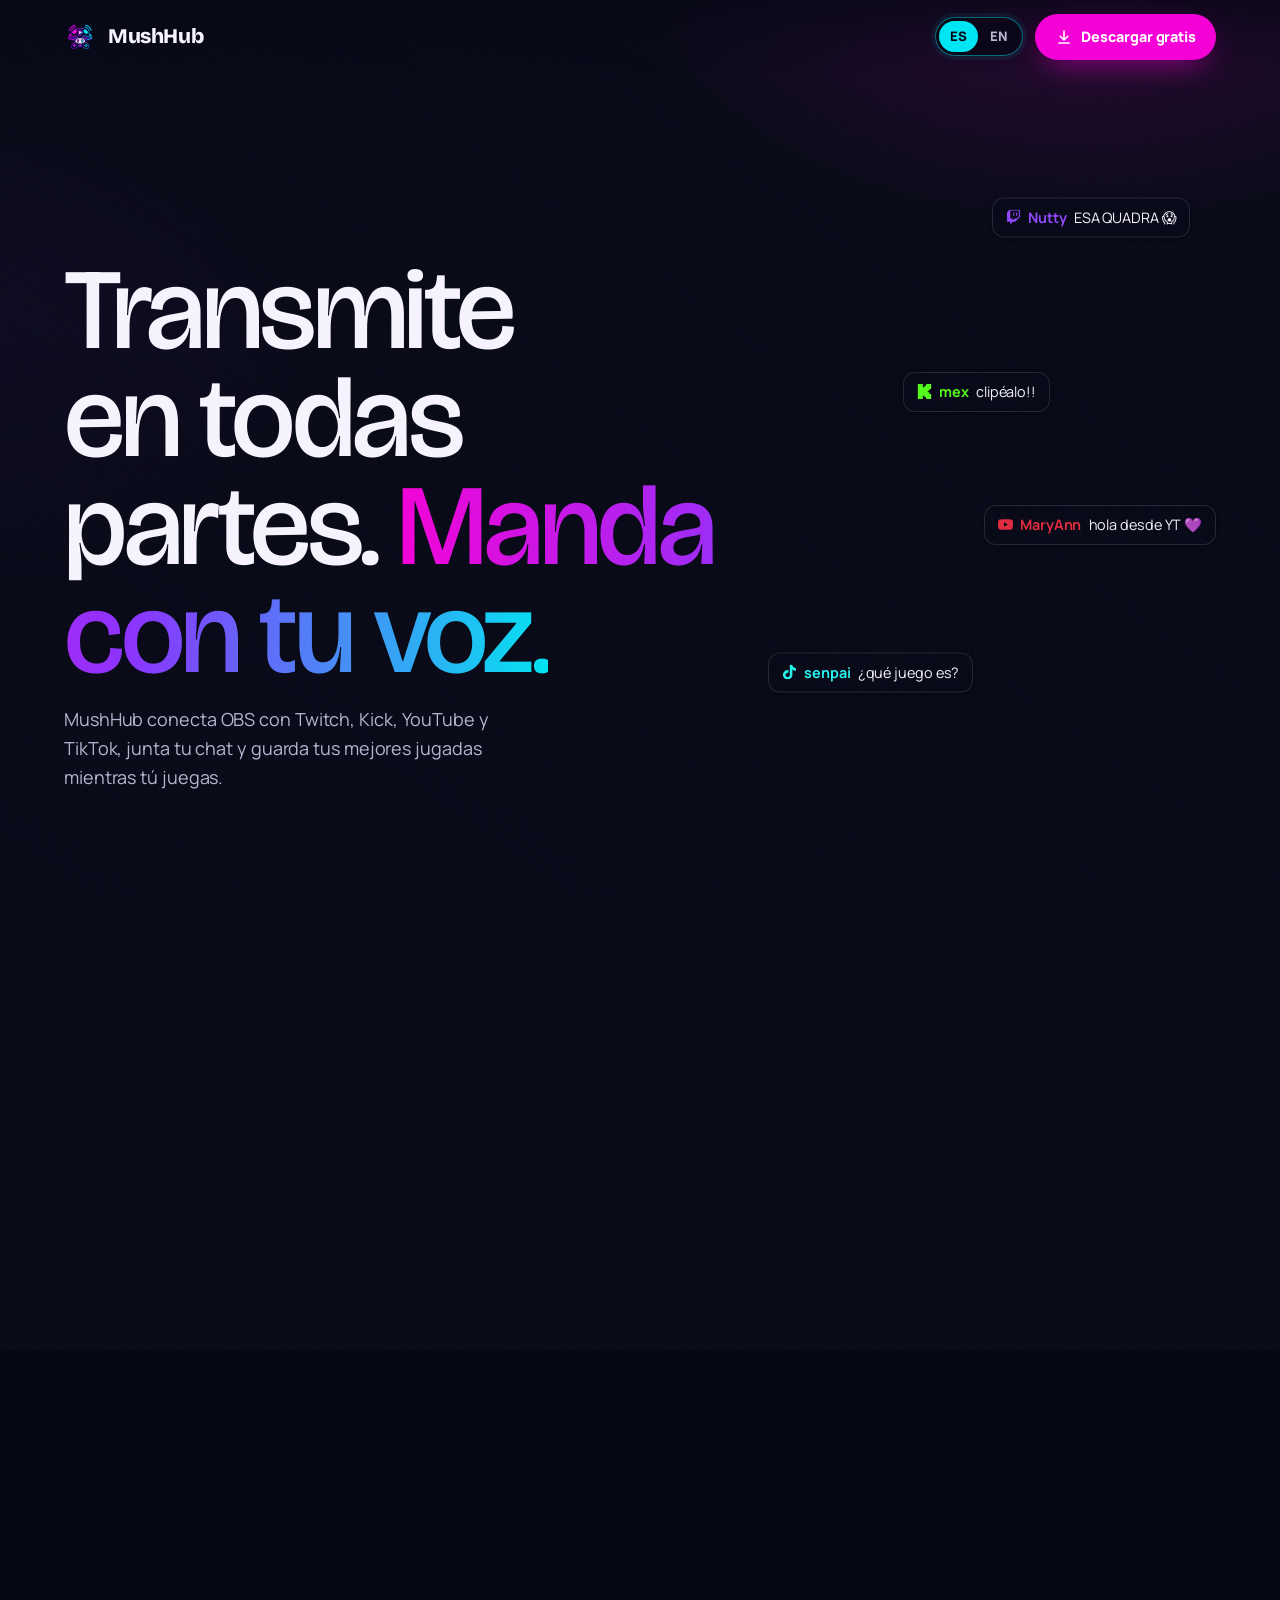
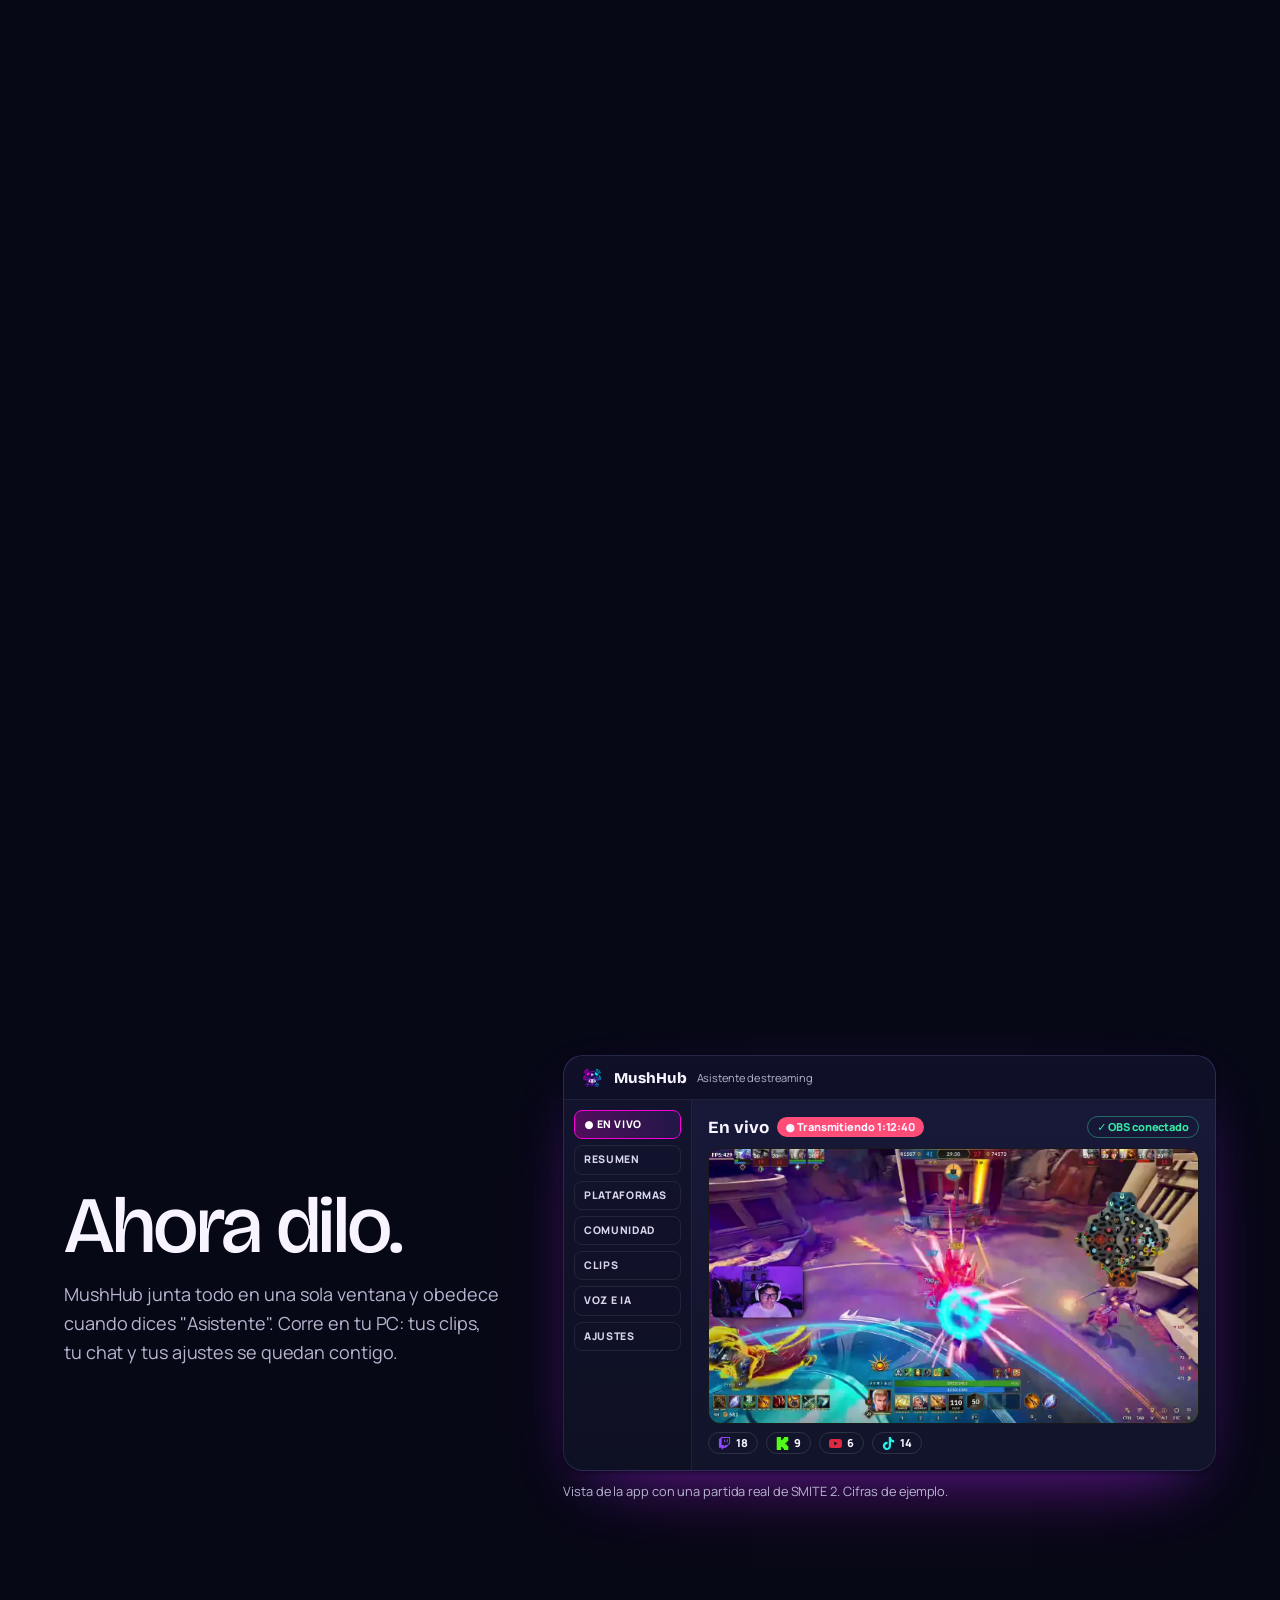
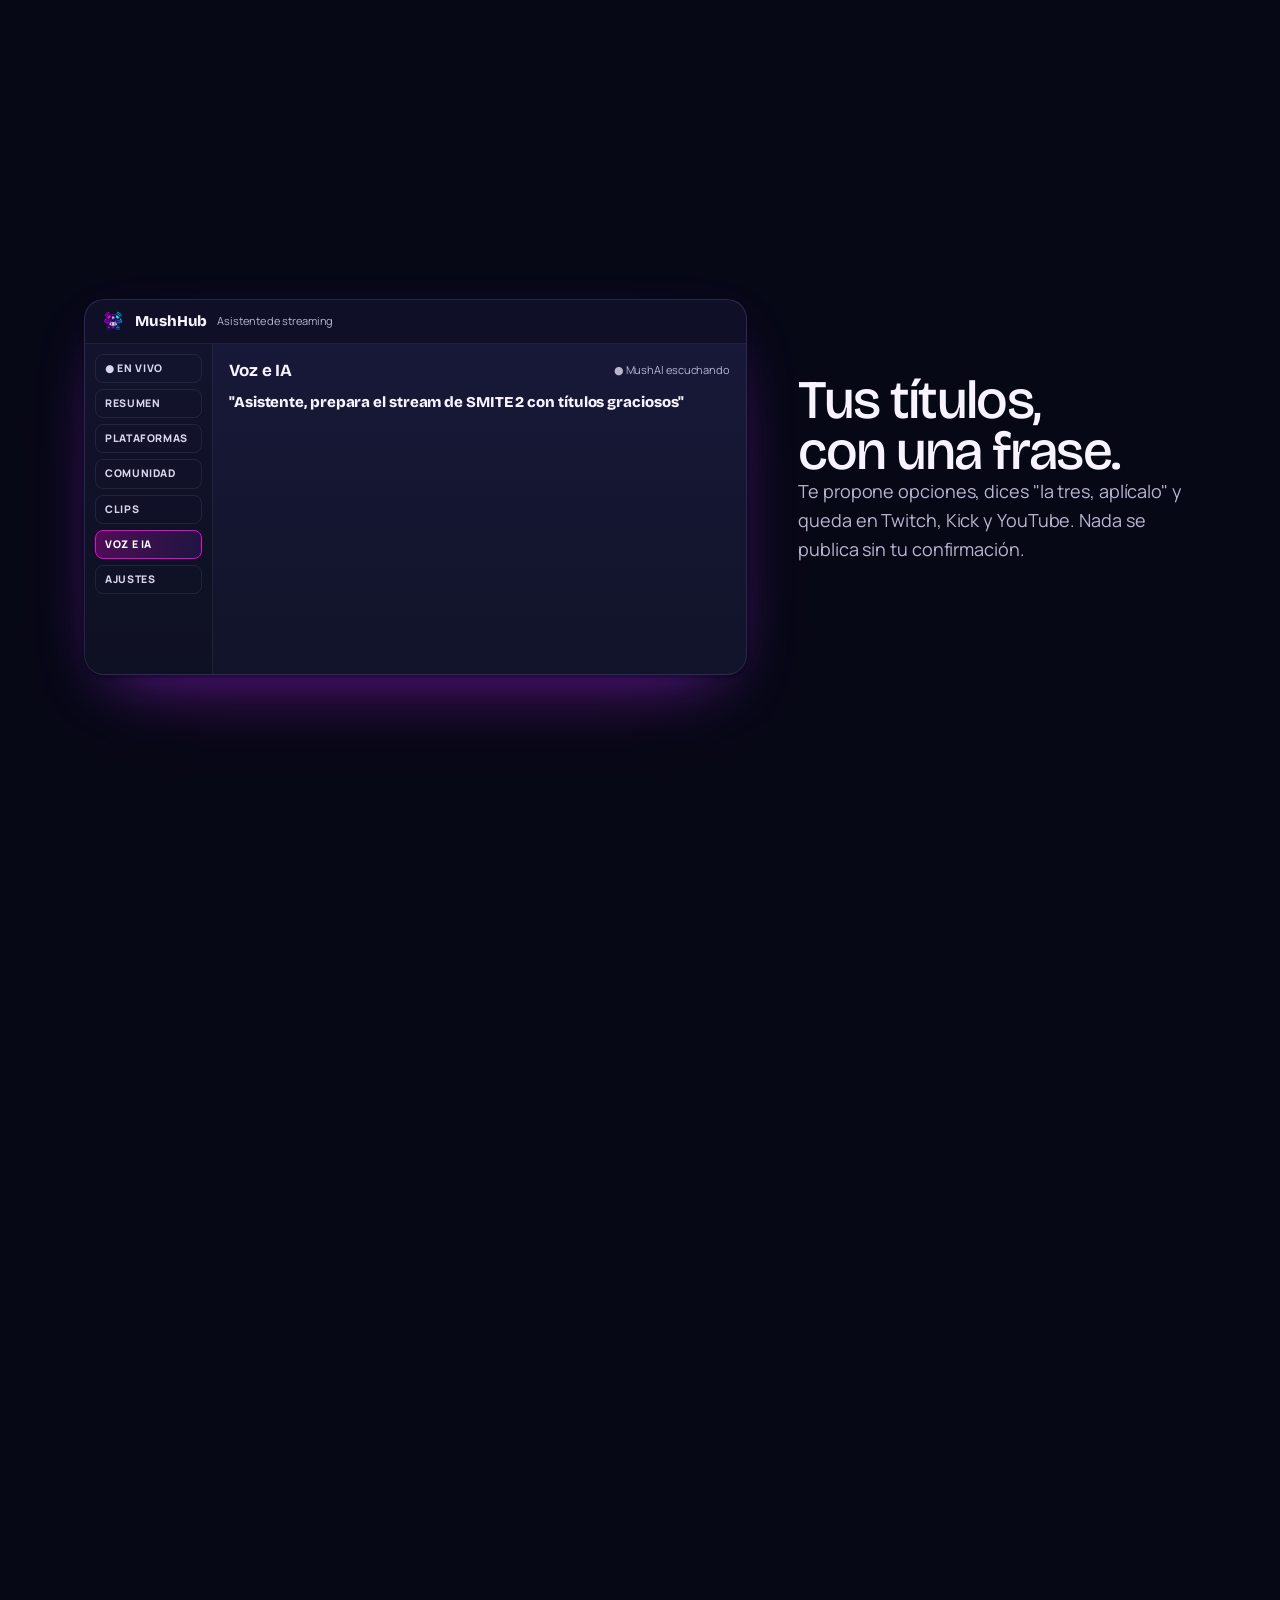
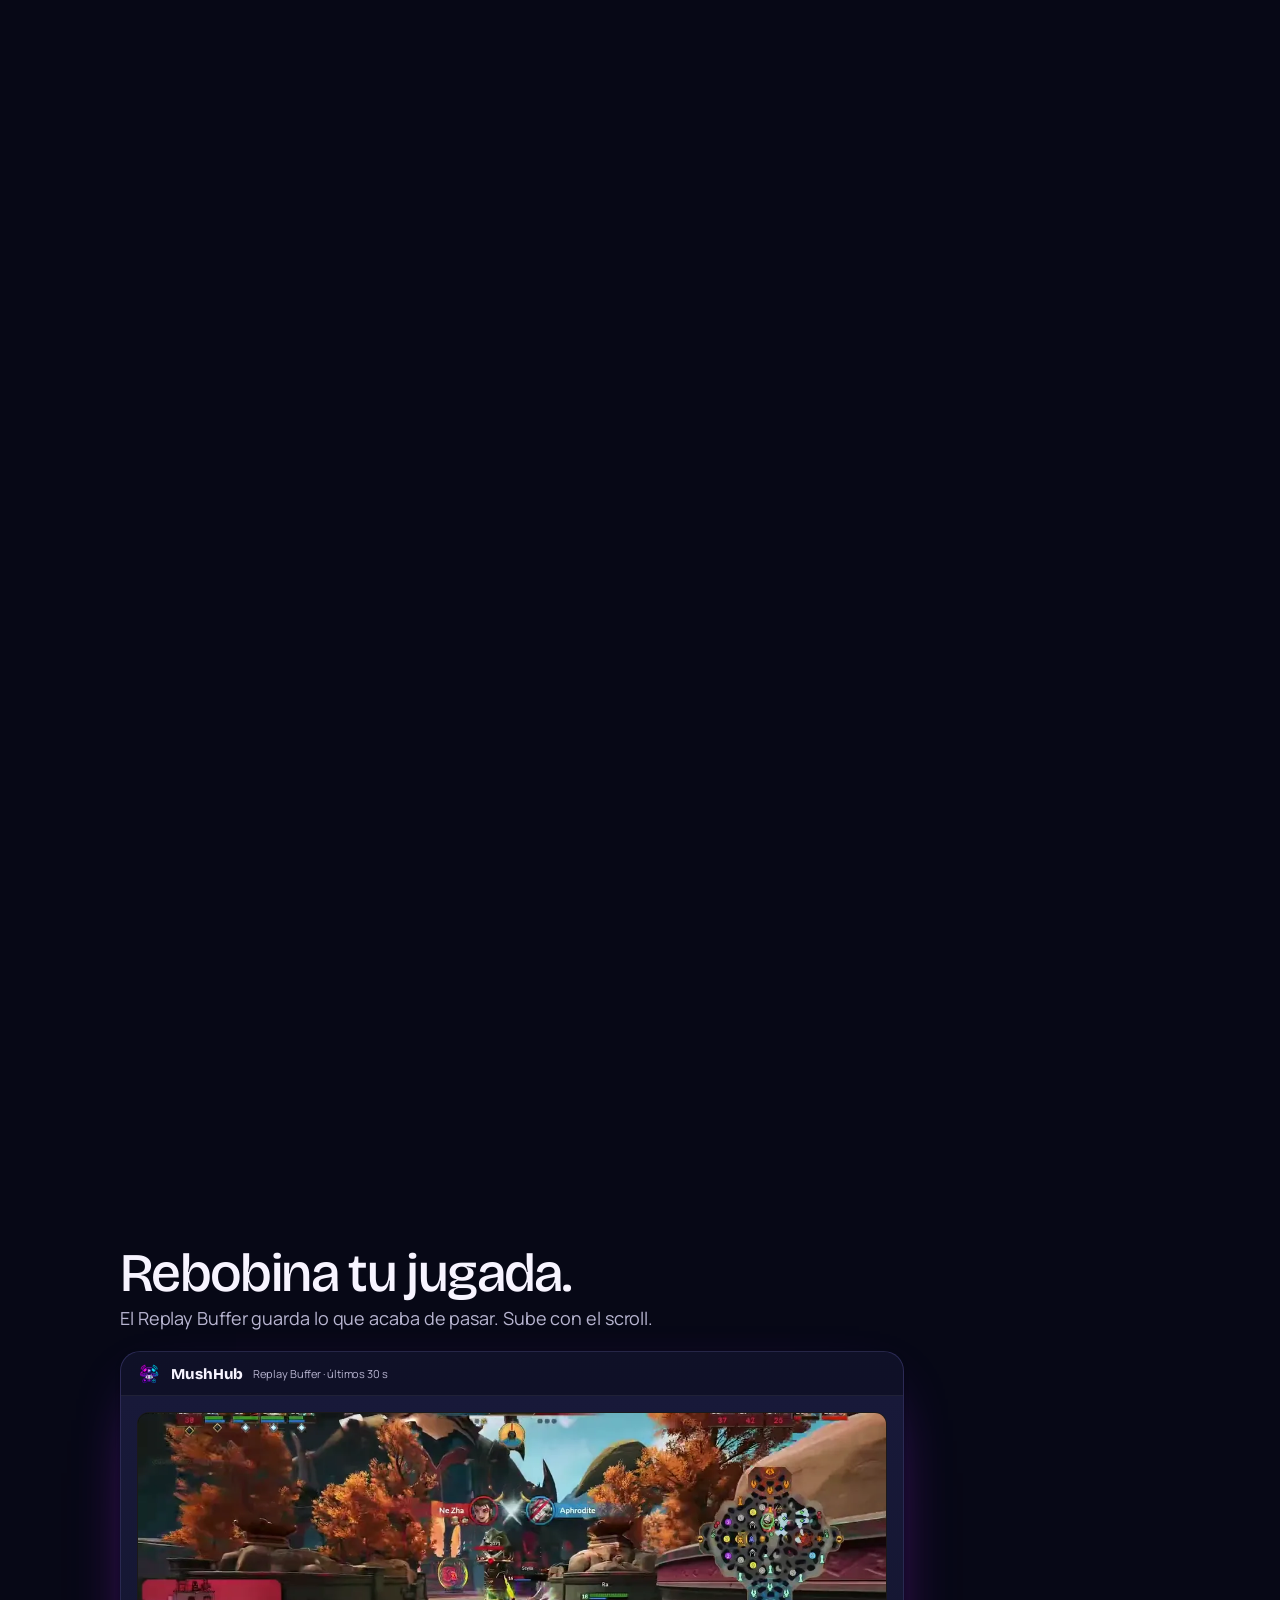
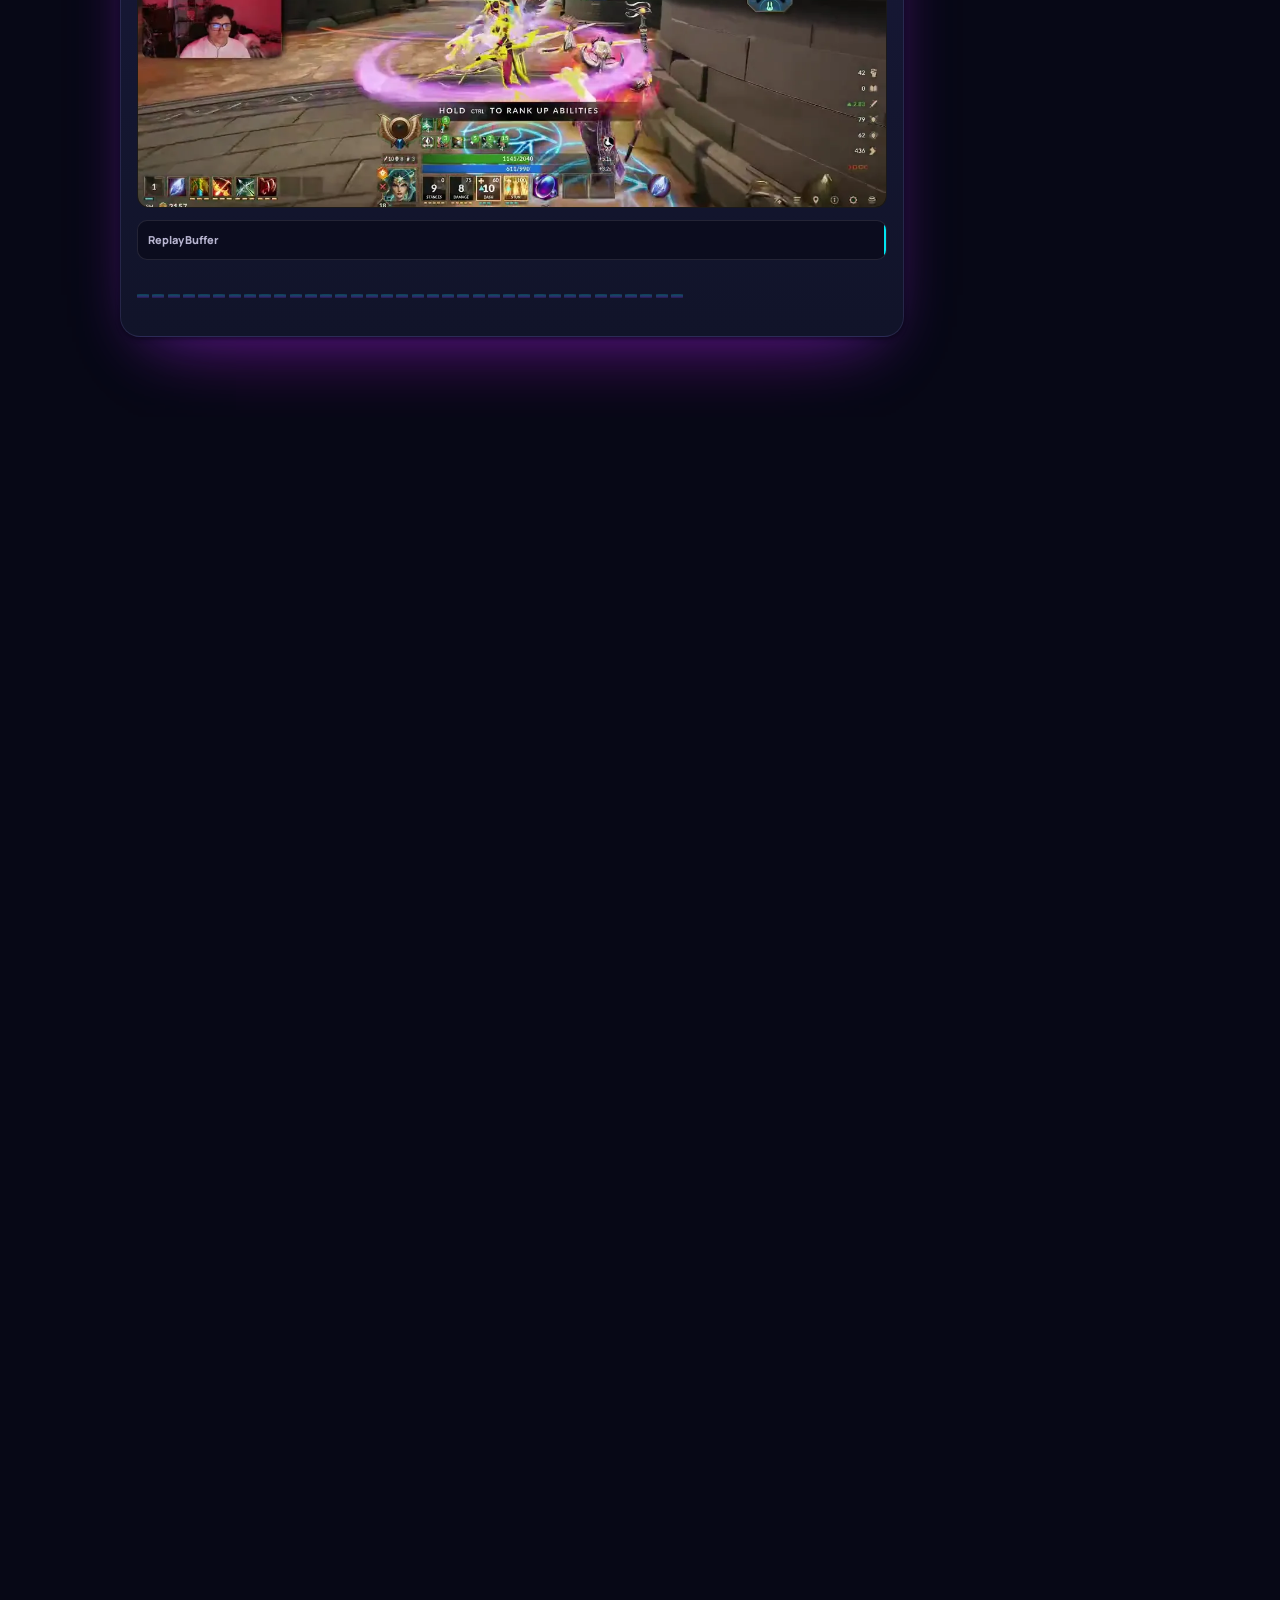
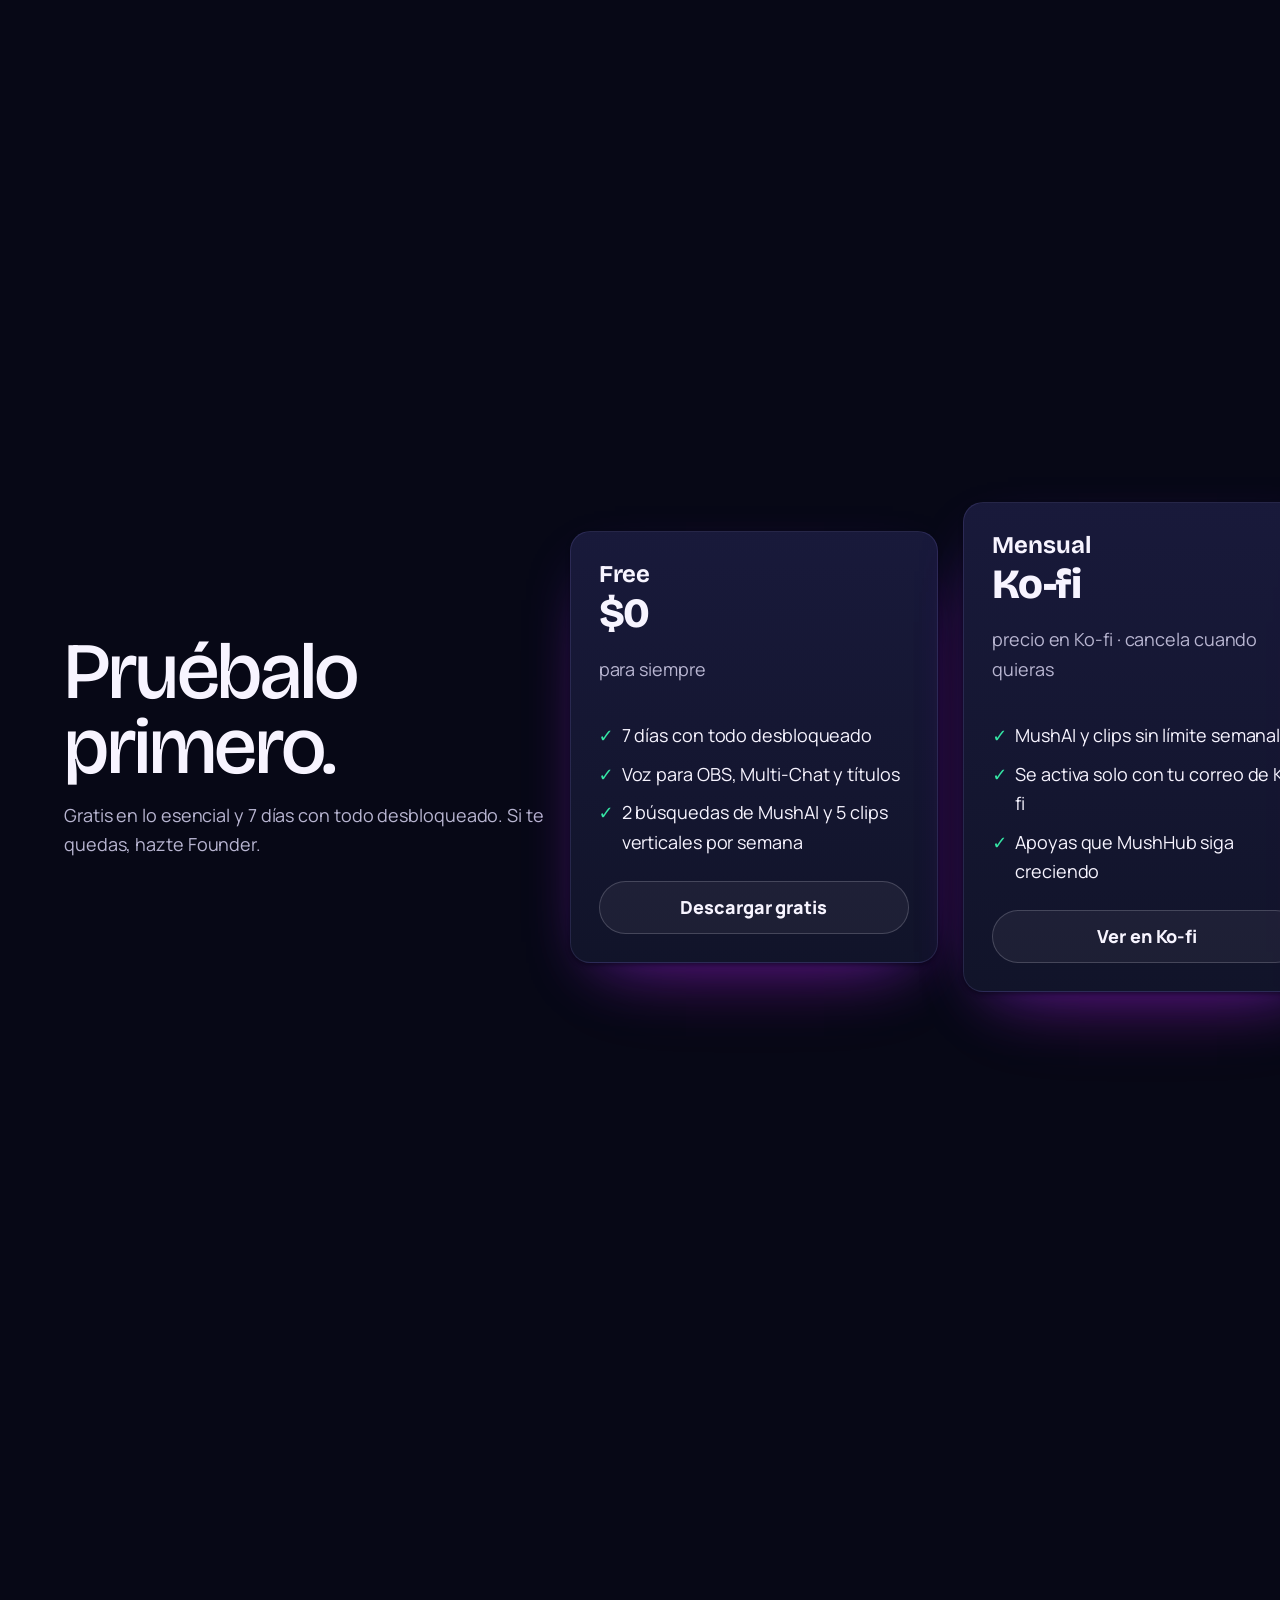
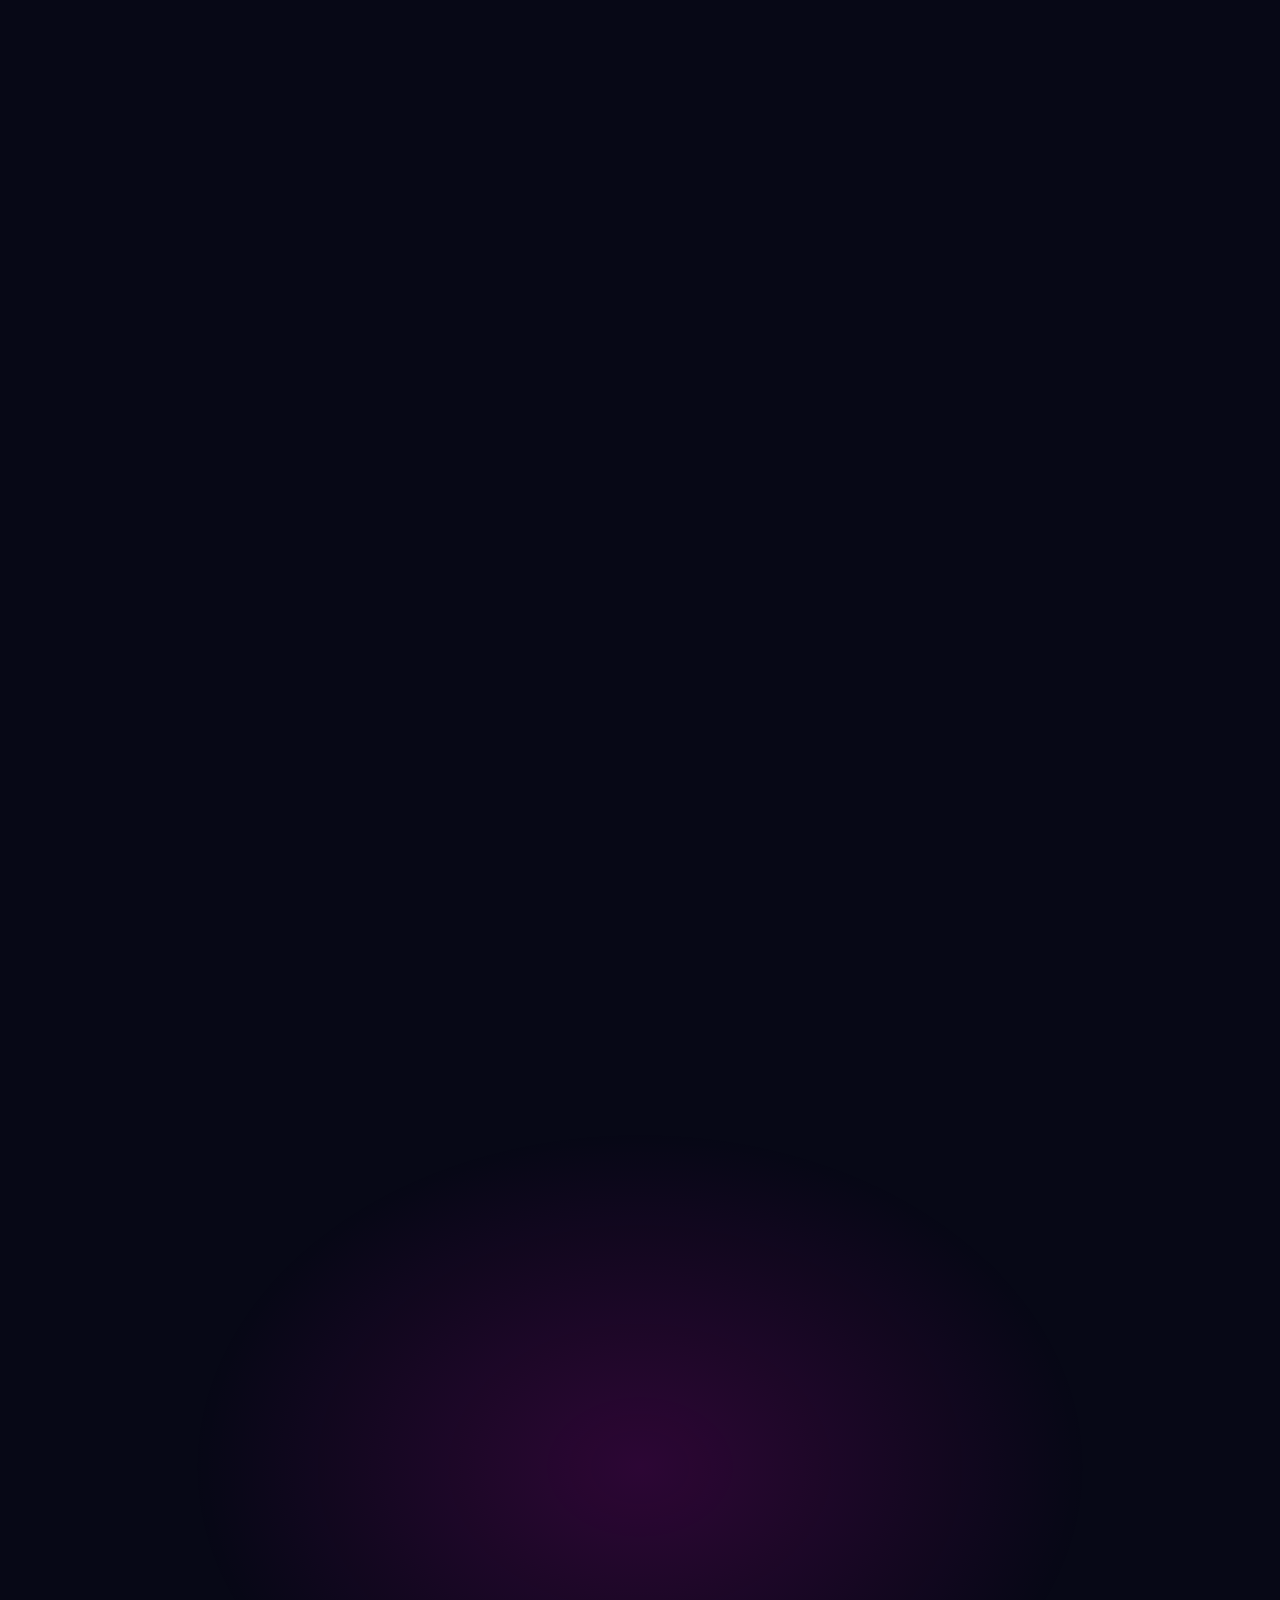
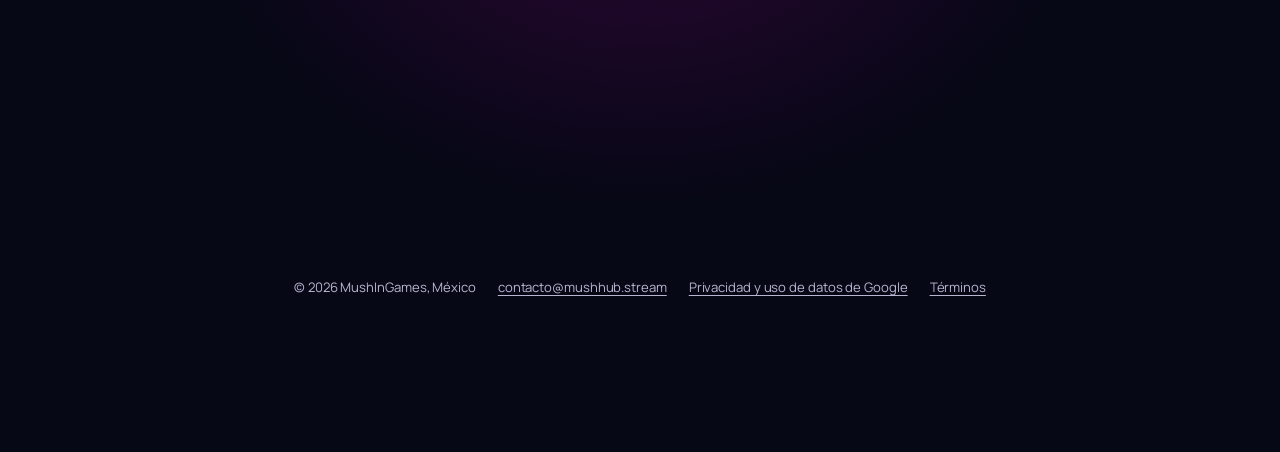
<file: recorrido/index.html>
<!doctype html>
<html lang="es">
<head>
<meta charset="utf-8">
<meta name="viewport" content="width=device-width, initial-scale=1, viewport-fit=cover">
<title>MushHub · Recorrido de la app</title>
<meta name="description" content="Recorre MushHub con el scroll: voz para OBS, multichat, MushAI y clips verticales con una partida real de SMITE 2.">
<link rel="icon" href="assets/icon.png">
<link rel="alternate" hreflang="es" href="https://mushhub.stream/recorrido/">
<link rel="alternate" hreflang="en" href="https://mushhub.stream/recorrido/en.html">
<link rel="preconnect" href="https://fonts.googleapis.com">
<link rel="preconnect" href="https://fonts.gstatic.com" crossorigin>
<link rel="stylesheet" href="https://fonts.googleapis.com/css2?family=Bricolage+Grotesque:opsz,wdth,wght@12..96,75..100,500..800&family=Manrope:wght@400;500;600;700;800&display=swap">
<link rel="stylesheet" href="scrollcraft.css">
<style>
  :root {
    --sc-canvas: #070816; --sc-surface: #12152B;
    --sc-ink: #F7F4FF; --sc-ink-soft: #B8B5D1;
    --sc-accent: #F500D7; --sc-accent-ink: #FFFFFF;
    --sc-font-display: "Bricolage Grotesque", system-ui, sans-serif;
    --sc-font-text: "Manrope", system-ui, sans-serif;
    --lift: #1A1B3D; --vio: #8B32FF; --cy: #00E5F2; --ok: #35E6A5; --warn: #FFC247; --bad: #FF4D77;
    --spring: cubic-bezier(.34, 1.56, .64, 1); --out: cubic-bezier(.22, 1, .36, 1);
    --s2: 0 2px 4px rgba(3,4,14,.55), 0 24px 60px -24px rgba(139,50,255,.45), 0 40px 90px -50px rgba(245,0,215,.35);
    --s3: 0 4px 10px rgba(3,4,14,.6), 0 40px 100px -30px rgba(245,0,215,.45), 0 20px 50px -30px rgba(0,229,242,.35);
  }
  body { background:
      radial-gradient(60vw 50vh at 85% -5%, rgba(245,0,215,.16), transparent 60%),
      radial-gradient(55vw 45vh at -10% 40%, rgba(139,50,255,.16), transparent 62%), var(--sc-canvas);
    background-attachment: fixed; }
  .sc-display { letter-spacing: -0.03em; font-variation-settings: "wdth" 100; }
  .grad { background: linear-gradient(92deg, #F500D7 0%, #8B32FF 48%, #00E5F2 100%); -webkit-background-clip: text; background-clip: text; color: transparent; }
  a:focus-visible, button:focus-visible { outline: 2px solid var(--cy); outline-offset: 3px; }

  /* bar: wordmark + one CTA */
  .bar { position: fixed; z-index: 50; top: 0; left: 0; right: 0; display: flex; align-items: center; gap: 12px; padding: 14px var(--sc-gutter, 24px); background: linear-gradient(rgba(7,8,22,.75), transparent); }
  .bar img { width: 32px; height: 32px; }
  .bar b { font: 800 1.3rem var(--sc-font-display); letter-spacing: -.02em; }
  .cta { display: inline-flex; align-items: center; gap: .55rem; border-radius: 999px; background: var(--sc-accent); color: #fff; font-weight: 800; text-decoration: none; padding: .7rem 1.25rem;
    box-shadow: 0 10px 30px -10px rgba(245,0,215,.7), 0 2px 6px rgba(3,4,14,.5); transition: transform .45s var(--spring), box-shadow .3s var(--out); }
  .cta:hover { transform: translateY(-2px); box-shadow: 0 16px 40px -12px rgba(245,0,215,.9), 0 2px 6px rgba(3,4,14,.5); }
  .cta:active { transform: translateY(1px) scale(.98); }
  .cta svg { width: 18px; height: 18px; }
  .bar .cta { margin-left: auto; font-size: .9rem; white-space: nowrap; }
  @media (max-width: 420px) { .bar b { display: none; } .bar .cta { padding: .6rem 1rem; } }
  .ghost { color: var(--sc-ink); background: rgba(247,244,255,.05); border: 1px solid rgba(247,244,255,.18); box-shadow: none; }
  .ghost:hover { background: rgba(247,244,255,.1); box-shadow: none; }

  .lang { display: inline-flex; padding: 3px; border-radius: 999px; background: rgba(7,8,22,.7); border: 1px solid rgba(0,229,242,.45); box-shadow: 0 0 0 4px rgba(0,229,242,.06); margin-left: auto; }
  .lang a { padding: .3rem .7rem; border-radius: 999px; font-weight: 800; font-size: .82rem; color: var(--sc-ink-soft); text-decoration: none; transition: color .2s, background-color .25s; }
  .lang a:hover { color: var(--sc-ink); background: rgba(247,244,255,.07); }
  .lang a[aria-current="true"] { color: #070816; background: var(--cy); }
  .bar .lang + .cta { margin-left: 0; }
  .elev { background: linear-gradient(180deg, rgba(26,27,61,.94), rgba(18,21,43,.94)); border: 1px solid rgba(160,150,255,.14); box-shadow: var(--s2); border-radius: 20px; }

  /* 1 · hero chat chips (foreground plane) */
  .chips { position: absolute; inset: 0; z-index: 3; pointer-events: none; }
  .chip { position: absolute; display: flex; align-items: center; gap: .45rem; padding: .45rem .8rem; border-radius: 12px; background: rgba(7,8,22,.82); border: 1px solid rgba(247,244,255,.12); font-size: .9rem; box-shadow: var(--s2); white-space: nowrap; }
  .chip svg { width: 15px; height: 15px; }
  .hero-sub { margin-top: 1rem; max-width: 30rem; }
  @media (max-width: 860px) {
    .chip { font-size: .78rem; }
    .chip:nth-child(1) { top: 11% !important; } .chip:nth-child(2) { top: 19% !important; right: 30% !important; }
    .chip:nth-child(3), .chip:nth-child(4) { display: none; }
  }

  /* 2 · tension */
  .juggle { display: grid; place-items: center; padding: 0 var(--sc-gutter, 24px); }
  .juggle__lines { position: relative; z-index: 2; max-width: 52rem; }
  .juggle__lines p { font: 800 clamp(2rem, 1.2rem + 3.2vw, 4rem)/1.05 var(--sc-font-display); letter-spacing: -.03em; margin: 0 0 .25em; }
  .juggle__lines p:last-child { color: var(--bad); }
  .notes { position: absolute; inset: 0; z-index: 1; pointer-events: none; }
  .note { position: absolute; padding: .5rem .8rem; border-radius: 12px; font-size: .85rem; font-weight: 700; background: rgba(18,21,43,.9); border: 1px solid rgba(247,244,255,.1); box-shadow: var(--s2); }

  /* 3 · turn */
  .turn { display: grid; grid-template-columns: .8fr 1.2fr; gap: clamp(2rem, 5vw, 5rem); align-items: center; }
  @media (max-width: 860px) { .turn { grid-template-columns: 1fr; } }

  /* the app window (shared by acts 3-5) */
  .win { overflow: hidden; font-size: 13px; line-height: 1.45; }
  .win__top { display: flex; align-items: center; gap: 10px; height: 44px; padding: 0 16px; border-bottom: 1px solid rgba(247,244,255,.07); background: rgba(7,8,22,.5); }
  .win__top img { width: 24px; height: 24px; }
  .win__top b { font: 800 15px var(--sc-font-display); }
  .win__top span { color: var(--sc-ink-soft); font-size: 11px; }
  .win__body { display: grid; grid-template-columns: 128px 1fr; }
  .side { display: flex; flex-direction: column; gap: 6px; padding: 10px; border-right: 1px solid rgba(247,244,255,.07); background: rgba(7,8,22,.3); }
  .side span { border-radius: 8px; border: 1px solid rgba(247,244,255,.08); padding: 6px 9px; font-weight: 800; font-size: 10.5px; letter-spacing: .06em; text-transform: uppercase; color: #d9d6ee; transition: border-color .3s, background-color .3s; }
  .side span.act { border-color: var(--sc-accent); background: linear-gradient(90deg, rgba(245,0,215,.28), rgba(139,50,255,.12)); color: #fff; }
  .pane { padding: 16px; min-width: 0; }
  .pane h3 { font: 700 17px var(--sc-font-display); margin: 0 0 10px; }
  @media (max-width: 640px) { .win__body { grid-template-columns: 1fr; } .side { display: none; } }

  .vid { position: relative; overflow: hidden; border-radius: 12px; border: 1px solid rgba(247,244,255,.1); aspect-ratio: 16/9; background: #000; }
  .vid video, .vid img { position: absolute; inset: 0; width: 100%; height: 100%; object-fit: cover; }
  .pill { display: inline-flex; align-items: center; gap: 5px; border-radius: 999px; padding: 2px 9px; font-size: 11px; font-weight: 800; }
  .row { display: flex; gap: 8px; flex-wrap: wrap; align-items: center; }
  .opt { display: flex; gap: 10px; align-items: center; border: 1px solid rgba(247,244,255,.1); border-radius: 10px; padding: 8px 12px; margin-top: 6px; transition: border-color .3s, background-color .3s, transform .5s var(--spring); }
  .opt i { font-style: normal; width: 24px; height: 24px; display: grid; place-items: center; border-radius: 6px; background: rgba(247,244,255,.06); font-weight: 800; font-size: 11px; }
  .opt.pick { border-color: var(--cy); background: rgba(0,229,242,.08); transform: translateX(6px); }
  .res { display: flex; gap: 10px; align-items: center; border: 1px solid rgba(247,244,255,.1); border-radius: 10px; padding: 6px; margin-top: 6px; }
  .res img { width: 76px; aspect-ratio: 16/9; object-fit: cover; border-radius: 6px; }
  .res b.s { margin-left: auto; border-radius: 6px; padding: 2px 6px; background: rgba(247,244,255,.1); font-size: 11px; }
  .res.top { border-color: rgba(245,0,215,.6); background: rgba(245,0,215,.06); }
  .res.top b.s { background: linear-gradient(135deg, #F500D7, #8B32FF); }
  .hide { opacity: 0; transform: translateY(8px); }
  .fx { transition: opacity .35s var(--out), transform .5s var(--spring); }

  /* 4 · pinned window with changing copy */
  .work { display: grid; grid-template-columns: 1.25fr .75fr; gap: clamp(1.5rem, 4vw, 4rem); align-items: center; height: 100%; padding: 80px var(--sc-gutter, 24px) 40px; max-width: 1240px; margin: 0 auto; }
  .work__copy { position: relative; min-height: 14rem; }
  .work__copy > div { position: absolute; inset: 0 0 auto 0; }
  .scene { display: none; }
  .scene.on { display: block; }
  @media (max-width: 860px) { .work { grid-template-columns: 1fr; padding-top: 72px; align-content: center; } .work__copy { order: -1; min-height: 9rem; } }

  /* 5 · peak: the scroll is the replay buffer */
  .peak { position: relative; height: 100%; display: flex; flex-direction: column; justify-content: center; align-items: center; gap: 18px; padding: 76px var(--sc-gutter, 24px) 24px; }
  .peak .vid { max-height: 44vh; aspect-ratio: auto; height: min(44vh, 38vw); }
  .peak__grid { position: relative; width: min(1040px, 100%); display: grid; grid-template-columns: 1fr auto; gap: clamp(1.5rem, 3vw, 3rem); align-items: center; }
  .buffer { margin-top: 12px; position: relative; height: 40px; border-radius: 10px; background: rgba(7,8,22,.6); border: 1px solid rgba(247,244,255,.1); overflow: hidden; }
  .buffer__sel { position: absolute; inset: 0 0 0 auto; width: 34%; background: rgba(139,50,255,.28); border-left: 2px solid var(--sc-accent); transform-origin: right; }
  .buffer__head { position: absolute; top: 0; bottom: 0; width: 2px; background: var(--cy); left: 0; }
  .buffer span { position: absolute; left: 10px; top: 50%; transform: translateY(-50%); font-size: 11px; font-weight: 800; color: var(--sc-ink-soft); }
  .voice { margin-top: 12px; display: flex; align-items: center; gap: 12px; }
  .wave { flex: 1; display: flex; align-items: center; gap: 3px; height: 34px; }
  .wave i { flex: 1; height: 100%; border-radius: 3px; background: linear-gradient(#00E5F2, #8B32FF); transform: scaleY(.1); opacity: .35; }
  .said { font: 800 clamp(1.1rem, .8rem + 1vw, 1.5rem) var(--sc-font-display); letter-spacing: -.02em; min-width: 12ch; }
  .flash { position: absolute; inset: 0; z-index: 4; border-radius: 20px; background: radial-gradient(closest-side, rgba(247,244,255,.55), rgba(245,0,215,.2), transparent); opacity: 0; pointer-events: none; }
  .phone { width: clamp(150px, 17vw, 230px); aspect-ratio: 9/16; border-radius: 26px; border: 7px solid #0b0b16; overflow: hidden; position: relative; box-shadow: var(--s3); transform-origin: 0% 50%; }
  .phone video { width: 100%; height: 100%; object-fit: cover; display: block; }
  .phone .sub { position: absolute; left: 10px; right: 10px; bottom: 22%; text-align: center; font: 800 1rem var(--sc-font-display); text-transform: uppercase; background: rgba(0,0,0,.6); border-radius: 8px; padding: 2px 0; }
  .saved { margin-top: 12px; text-align: center; color: var(--ok); font-weight: 800; font-size: .95rem; }
  .peak__copy { width: min(1040px, 100%); }
  .peak__copy p { margin: .3rem 0 0; }
  @media (max-width: 860px) {
    .peak__grid { grid-template-columns: 1fr; justify-items: center; }
    .peak .vid { height: auto; aspect-ratio: 16/9; }
    .phone { width: 100px; position: absolute; right: -4px; bottom: -70px; border-width: 5px; border-radius: 18px; }
    .phone .sub { font-size: .7rem; }
    .saved { position: absolute; left: 0; bottom: -40px; }
  }

  /* 6 · plans rail */
  .rail { display: flex; gap: clamp(1rem, 2vw, 1.75rem); align-items: stretch; height: 100%; padding: 96px var(--sc-gutter, 24px) 56px; }
  .rail__lead { flex: 0 0 min(30rem, 80vw); align-self: center; }
  .plan { flex: 0 0 min(23rem, 78vw); display: flex; flex-direction: column; padding: 28px; align-self: center; }
  .plan h3 { font: 700 1.5rem var(--sc-font-display); margin: 0; }
  .plan .price { font: 800 2.6rem/1.1 var(--sc-font-display); letter-spacing: -.03em; margin: .2rem 0 0; }
  .plan ul { list-style: none; padding: 0; margin: 1.2rem 0 1.5rem; display: grid; gap: .6rem; color: var(--sc-ink); }
  .plan li { display: flex; gap: .5rem; }
  .plan li::before { content: "✓"; color: var(--ok); font-weight: 800; }
  .plan .cta { justify-content: center; margin-top: auto; }
  .plan.founder { border-color: rgba(245,0,215,.6); background: linear-gradient(180deg, #2a0f3d, #12152B); box-shadow: var(--s3); }
  .muted { color: var(--sc-ink-soft); }

  /* 7 · close */
  .close { display: grid; place-items: center; text-align: center; padding: 0 var(--sc-gutter, 24px);
    background: radial-gradient(40rem 30rem at calc(var(--sc-mx, .5) * 100%) calc(var(--sc-my, .5) * 100%), rgba(245,0,215,.16), transparent 70%); }
  .close__inner { max-width: 50rem; }
  .close .row { justify-content: center; margin-top: 2rem; gap: 12px; }
  .foot { position: absolute; left: 0; right: 0; bottom: 0; padding: 18px var(--sc-gutter, 24px); display: flex; flex-wrap: wrap; gap: 8px 22px; justify-content: center; font-size: .82rem; color: var(--sc-ink-soft); }
  .foot a { color: inherit; }
  .foot a:hover { color: var(--sc-ink); }

  @media (prefers-reduced-motion: reduce) { .fx, .opt, .cta { transition: none; } }
</style>
</head>
<body>
<svg width="0" height="0" style="position:absolute" aria-hidden="true">
  <symbol id="i-twitch" viewBox="0 0 24 24"><path fill="currentColor" d="M11.571 4.714h1.715v5.143H11.57zm4.715 0H18v5.143h-1.714zM6 0L1.714 4.286v15.428h5.143V24l4.286-4.286h3.428L22.286 12V0zm14.571 11.143l-3.428 3.428h-3.429l-3 3v-3H6.857V1.714h13.714Z"/></symbol>
  <symbol id="i-kick" viewBox="0 0 24 24"><path fill="currentColor" d="M1.333 0h8v5.333H12V2.667h2.667V0h8v8H20v2.667h-2.667v2.666H20V16h2.667v8h-8v-2.667H12v-2.666H9.333V24h-8Z"/></symbol>
  <symbol id="i-youtube" viewBox="0 0 24 24"><path fill="currentColor" d="M23.498 6.186a3.016 3.016 0 0 0-2.122-2.136C19.505 3.545 12 3.545 12 3.545s-7.505 0-9.377.505A3.017 3.017 0 0 0 .502 6.186C0 8.07 0 12 0 12s0 3.93.502 5.814a3.016 3.016 0 0 0 2.122 2.136c1.871.505 9.376.505 9.376.505s7.505 0 9.377-.505a3.015 3.015 0 0 0 2.122-2.136C24 15.93 24 12 24 12s0-3.93-.502-5.814zM9.545 15.568V8.432L15.818 12l-6.273 3.568z"/></symbol>
  <symbol id="i-tiktok" viewBox="0 0 24 24"><path fill="currentColor" d="M12.525.02c1.31-.02 2.61-.01 3.91-.02.08 1.53.63 3.09 1.75 4.17 1.12 1.11 2.7 1.62 4.24 1.79v4.03c-1.44-.05-2.89-.35-4.2-.97-.57-.26-1.1-.59-1.62-.93-.01 2.92.01 5.84-.02 8.75-.08 1.4-.54 2.79-1.35 3.94-1.31 1.92-3.58 3.17-5.91 3.21-1.43.08-2.86-.31-4.08-1.03-2.02-1.19-3.44-3.37-3.65-5.71-.02-.5-.03-1-.01-1.49.18-1.9 1.12-3.72 2.58-4.96 1.66-1.44 3.98-2.13 6.15-1.72.02 1.48-.04 2.96-.04 4.44-.99-.32-2.15-.23-3.02.37-.63.41-1.11 1.04-1.36 1.75-.21.51-.15 1.07-.14 1.61.24 1.64 1.82 3.02 3.5 2.87 1.12-.01 2.19-.66 2.77-1.61.19-.33.4-.67.41-1.06.1-1.79.06-3.57.07-5.36.01-4.03-.01-8.05.02-12.07z"/></symbol>
  <symbol id="i-down" viewBox="0 0 24 24"><path fill="none" stroke="currentColor" stroke-width="2.2" stroke-linecap="round" stroke-linejoin="round" d="M12 4v12m0 0-5-5m5 5 5-5M5 20h14"/></symbol>
</svg>

<span data-sc-progress></span>
<div class="sc-grain" aria-hidden="true"></div>

<header class="bar">
  <img src="assets/icon.png" alt=""><b>MushHub</b>
  <nav class="lang" aria-label="Idioma"><a href="index.html" hreflang="es" lang="es" aria-current="true">ES</a><a href="en.html" hreflang="en" lang="en" aria-current="false">EN</a></nav>
  <a class="cta" href="https://github.com/Mushingames/MushHub-Descargas/releases"><svg><use href="#i-down"/></svg>Descargar gratis</a>
</header>

<main id="top">

  <!-- 1 · HYPE: scrub the real match, chat floats over it -->
  <section data-sc-act="scrub" data-sc-span="2.2" data-sc-dwell="0.3" data-sc-drift="#070816">
    <div data-sc-stage>
      <img class="sc-stage__poster" src="assets/clip-b.webp" alt="">
      <video data-sc-scrub data-sc-src="assets/clip-b.mp4" data-sc-src-mobile="assets/clip-b-m.mp4" muted playsinline></video>
      <div class="sc-scrim sc-scrim--lead" aria-hidden="true"></div>
      <div class="chips" aria-hidden="true">
        <span class="chip" style="right:7%;top:20%" data-sc-parallax="-0.35"><svg style="color:#9147FF"><use href="#i-twitch"/></svg><b style="color:#9147FF">Nutty</b> ESA QUADRA 😱</span>
        <span class="chip" style="right:18%;top:38%" data-sc-parallax="-0.6"><svg style="color:#53FC18"><use href="#i-kick"/></svg><b style="color:#53FC18">mex</b> clipéalo!!</span>
        <span class="chip" style="right:5%;top:55%" data-sc-parallax="-0.2"><svg style="color:#E0293E"><use href="#i-youtube"/></svg><b style="color:#E0293E">MaryAnn</b> hola desde YT 💜</span>
        <span class="chip" style="right:24%;top:70%" data-sc-parallax="-0.45"><svg style="color:#25F4EE"><use href="#i-tiktok"/></svg><b style="color:#25F4EE">senpai</b> ¿qué juego es?</span>
      </div>
      <div class="sc-copy sc-copy--lead" data-sc-cue="0 0.8 0" style="z-index:4">
        <h1 class="sc-display sc-display--xl" data-sc-kinetic="lines">Transmite en todas partes. <span class="grad">Manda con tu voz.</span></h1>
        <p class="sc-body hero-sub">MushHub conecta OBS con Twitch, Kick, YouTube y TikTok, junta tu chat y guarda tus mejores jugadas mientras tú juegas.</p>
      </div>
    </div>
  </section>

  <!-- 2 · OVERWHELM: the juggling list assembles, notifications pile up -->
  <section data-sc-act="pin" data-sc-span="2.4" data-sc-drift="#0b0a1c">
    <div data-sc-stage class="juggle">
      <div class="notes" aria-hidden="true">
        <span class="note" style="left:6%;top:16%" data-sc-cue="0.08"><b style="color:#9147FF">Twitch</b> 12 mensajes nuevos</span>
        <span class="note" style="right:8%;top:22%" data-sc-cue="0.2"><b style="color:#53FC18">Kick</b> alguien pregunta el juego</span>
        <span class="note" style="left:10%;bottom:20%" data-sc-cue="0.32"><b style="color:var(--warn)">OBS</b> sigues en la escena Lobby</span>
        <span class="note" style="right:6%;bottom:26%" data-sc-cue="0.44"><b style="color:#E0293E">YouTube</b> título: "Stream sin título"</span>
        <span class="note" style="left:38%;top:8%" data-sc-cue="0.56"><b style="color:#25F4EE">TikTok</b> 5 rosas de mary</span>
        <span class="note" style="left:30%;bottom:9%" data-sc-cue="0.66"><b style="color:var(--bad)">Clip</b> la jugada ya pasó</span>
      </div>
      <div class="juggle__lines">
        <p data-sc-cue="0.02 1 0">Juegas.</p>
        <p data-sc-cue="0.16 1 0.2">Lees cuatro chats.</p>
        <p data-sc-cue="0.3 1 0.34">Cambias de escena.</p>
        <p data-sc-cue="0.44 1 0.48">Escribes el título.</p>
        <p data-sc-cue="0.6 1 0.66">Y te pierdes la jugada.</p>
      </div>
    </div>
  </section>

  <!-- 3 · RELIEF: iris on a calm window -->
  <section class="sc-section" data-sc-act="flow" data-sc-drift="#0a0a1e">
    <div class="sc-wrap turn">
      <div class="sc-stack" data-sc-in data-sc-stagger="80">
        <h2 class="sc-display sc-display--lg">Ahora dilo.</h2>
        <p class="sc-body">MushHub junta todo en una sola ventana y obedece cuando dices "Asistente". Corre en tu PC: tus clips, tu chat y tus ajustes se quedan contigo.</p>
      </div>
      <figure data-sc-reveal="iris" data-sc-reveal-at="0.12 0.55" style="margin:0">
        <div class="elev win" aria-label="Ventana de MushHub en la sección En vivo" role="img">
          <div class="win__top"><img src="assets/icon.png" alt=""><b>MushHub</b><span>Asistente de streaming</span></div>
          <div class="win__body">
            <div class="side"><span class="act">● En vivo</span><span>Resumen</span><span>Plataformas</span><span>Comunidad</span><span>Clips</span><span>Voz e IA</span><span>Ajustes</span></div>
            <div class="pane">
              <div class="row"><h3 style="margin:0">En vivo</h3><span class="pill" style="background:var(--bad)">● Transmitiendo 1:12:40</span><span class="pill" style="margin-left:auto;border:1px solid rgba(53,230,165,.4);color:var(--ok)">✓ OBS conectado</span></div>
              <div class="vid" style="margin-top:10px"><img src="assets/clip-b.webp" alt=""></div>
              <div class="row" style="margin-top:8px;font-weight:800;font-size:11px">
                <span class="pill" style="border:1px solid rgba(247,244,255,.12)"><svg width="13" height="13" style="color:#9147FF"><use href="#i-twitch"/></svg>18</span>
                <span class="pill" style="border:1px solid rgba(247,244,255,.12)"><svg width="13" height="13" style="color:#53FC18"><use href="#i-kick"/></svg>9</span>
                <span class="pill" style="border:1px solid rgba(247,244,255,.12)"><svg width="13" height="13" style="color:#E0293E"><use href="#i-youtube"/></svg>6</span>
                <span class="pill" style="border:1px solid rgba(247,244,255,.12)"><svg width="13" height="13" style="color:#25F4EE"><use href="#i-tiktok"/></svg>14</span>
              </div>
            </div>
          </div>
        </div>
        <figcaption class="muted" style="font-size:.8rem;margin-top:.6rem">Vista de la app con una partida real de SMITE 2. Cifras de ejemplo.</figcaption>
      </figure>
    </div>
  </section>

  <!-- 4 · CONTROL: the window does the jobs as you scroll -->
  <section data-sc-act="pin" data-sc-span="3" data-sc-drift="#0c0b22" id="work">
    <div data-sc-stage>
      <div class="work">
        <div class="elev win">
          <div class="win__top"><img src="assets/icon.png" alt=""><b>MushHub</b><span>Asistente de streaming</span></div>
          <div class="win__body">
            <div class="side" aria-hidden="true"><span>● En vivo</span><span>Resumen</span><span>Plataformas</span><span>Comunidad</span><span data-sb="clips">Clips</span><span data-sb="voice">Voz e IA</span><span>Ajustes</span></div>
            <div class="pane" style="min-height:330px">
              <div class="scene" data-w="voice">
                <div class="row"><h3 style="margin:0">Voz e IA</h3><span class="muted" style="margin-left:auto;font-size:11px">● MushAI escuchando</span></div>
                <p style="font:800 15px var(--sc-font-display);margin:12px 0 4px" data-w-line>"Asistente, prepara el stream de SMITE 2 con títulos graciosos"</p>
                <div class="opt fx" data-w-o><i>1</i>Directo: buenas jugadas, risas y caos</div>
                <div class="opt fx" data-w-o><i>2</i>¿Llego a Diamante hoy? | SMITE 2</div>
                <div class="opt fx" data-w-o><i>3</i>El chat decide mi build | SMITE 2</div>
                <div class="row fx" data-w-applied style="margin-top:12px">
                  <span class="pill" style="border:1px solid rgba(53,230,165,.45);color:var(--ok)">✓ Twitch</span><span class="pill" style="border:1px solid rgba(53,230,165,.45);color:var(--ok)">✓ Kick</span><span class="pill" style="border:1px solid rgba(53,230,165,.45);color:var(--ok)">✓ YouTube</span>
                </div>
              </div>
              <div class="scene" data-w="ai">
                <h3>Clips y edición automática</h3>
                <div class="row" style="font-size:11px"><span class="pill" style="border:1px solid rgba(247,244,255,.15)">Grabación: SMITE 2 · 2 h 14 min</span><span class="pill" style="border:1px solid rgba(247,244,255,.15)">¿Qué buscas? <b data-w-q></b></span></div>
                <div style="margin-top:10px;display:flex;align-items:center;gap:10px"><span class="pill" style="background:linear-gradient(90deg,#8B32FF,#F500D7);padding:5px 12px">Buscar con MushAI</span>
                  <div style="flex:1;height:6px;border-radius:6px;background:rgba(247,244,255,.1);overflow:hidden"><div data-w-bar style="height:100%;background:linear-gradient(90deg,#00E5F2,#F500D7);transform-origin:left;transform:scaleX(0)"></div></div><span data-w-pct class="muted" style="font-size:11px;width:3ch">0%</span></div>
                <div class="res top fx" data-w-r><img src="assets/clip-a.webp" alt=""><span><b>Quadra kill con el chat explotando</b><br><span class="muted" style="font-size:11px">01:12:40 · 9 s</span></span><b class="s">9/10</b></div>
                <div class="res fx" data-w-r><img src="assets/clip-b.webp" alt=""><span><b>Doble kill defendiendo la base</b><br><span class="muted" style="font-size:11px">01:48:05 · 9 s</span></span><b class="s">8/10</b></div>
                <div class="res fx" data-w-r><img src="assets/clip-v.webp" alt="" style="object-position:50% 20%"><span><b>"¿Qué fue eso?" · el chat se ríe</b><br><span class="muted" style="font-size:11px">00:41:12 · 12 s</span></span><b class="s">7/10</b></div>
              </div>
            </div>
          </div>
        </div>
        <div class="work__copy">
          <div class="scene" data-w="voice"><h2 class="sc-display sc-display--md">Tus títulos, con una frase.</h2><p class="sc-body">Te propone opciones, dices "la tres, aplícalo" y queda en Twitch, Kick y YouTube. Nada se publica sin tu confirmación.</p></div>
          <div class="scene" data-w="ai"><h2 class="sc-display sc-display--md">MushAI encuentra tus momentos.</h2><p class="sc-body">Escucha tu grabación, mira cómo reaccionó el chat y te da los mejores con calificación. Corre en tu PC.</p></div>
        </div>
      </div>
    </div>
  </section>

  <!-- 5 · TRIUMPH (peak): scroll rewinds the replay buffer, the voice line fills, the play peels off into a vertical -->
  <section data-sc-act="pin" data-sc-span="4.4" data-sc-drift="#120a26" id="peak">
    <div data-sc-stage>
      <div class="peak">
        <div class="peak__copy">
          <h2 class="sc-display sc-display--md" id="pkTitle">Rebobina tu jugada.</h2>
          <p class="sc-body muted" id="pkSub">El Replay Buffer guarda lo que acaba de pasar. Sube con el scroll.</p>
        </div>
        <div class="peak__grid">
          <div class="elev win" style="position:relative">
            <div class="win__top"><img src="assets/icon.png" alt=""><b>MushHub</b><span>Replay Buffer · últimos 30 s</span></div>
            <div class="pane">
              <div class="vid"><video id="pkVid" data-blob="assets/clip-a.mp4" poster="assets/clip-a.webp" muted playsinline preload="auto"></video></div>
              <div class="buffer"><div class="buffer__sel" id="pkSel"></div><div class="buffer__head" id="pkHead"></div><span>Replay Buffer</span></div>
              <div class="voice"><div class="wave" id="pkWave" aria-hidden="true"></div><p class="said" id="pkSaid" aria-live="polite">&nbsp;</p></div>
            </div>
            <div class="flash" id="pkFlash"></div>
          </div>
          <div>
            <div class="phone" id="pkPhone"><video id="pkV" src="assets/clip-v.mp4" poster="assets/clip-v.webp" muted loop playsinline preload="auto"></video><span class="sub">¡Quadra kill!</span></div>
            <p class="saved" id="pkSaved">✓ Clip vertical guardado</p>
          </div>
        </div>
      </div>
    </div>
  </section>

  <!-- 6 · CHOICE: plans travel sideways -->
  <section data-sc-act="pan" data-sc-span="2.6" data-sc-drift="#0b0c1f">
    <div data-sc-stage>
      <div class="rail" data-sc-pan="0.08">
        <div class="rail__lead sc-stack">
          <h2 class="sc-display sc-display--lg">Pruébalo primero.</h2>
          <p class="sc-body">Gratis en lo esencial y 7 días con todo desbloqueado. Si te quedas, hazte Founder.</p>
        </div>
        <article class="plan elev"><h3>Free</h3><p class="price">$0</p><p class="muted">para siempre</p>
          <ul><li>7 días con todo desbloqueado</li><li>Voz para OBS, Multi-Chat y títulos</li><li>2 búsquedas de MushAI y 5 clips verticales por semana</li></ul>
          <a class="cta ghost" href="https://github.com/Mushingames/MushHub-Descargas/releases">Descargar gratis</a></article>
        <article class="plan elev"><h3>Mensual</h3><p class="price">Ko-fi</p><p class="muted">precio en Ko-fi · cancela cuando quieras</p>
          <ul><li>MushAI y clips sin límite semanal</li><li>Se activa solo con tu correo de Ko-fi</li><li>Apoyas que MushHub siga creciendo</li></ul>
          <a class="cta ghost" href="https://ko-fi.com/mushingames">Ver en Ko-fi</a></article>
        <article class="plan elev founder"><h3>Founder</h3><p class="price">$80 <span class="muted" style="font-size:1rem">USD</span></p><p class="muted">un solo pago, de por vida</p>
          <ul><li>Creator de por vida, sin mensualidades</li><li>Todo ilimitado, también lo que venga</li><li>Insignia Founder dentro de la app</li></ul>
          <a class="cta" href="https://ko-fi.com/s/0e9e45dc4e">Ser Founder</a></article>
      </div>
    </div>
  </section>

  <!-- 7 · CONVICTION -->
  <section id="join" data-sc-act="pin" data-sc-span="1.15" data-sc-drift="#070816">
    <div data-sc-stage class="close" data-sc-spotlight>
      <div class="close__inner">
        <h2 class="sc-display sc-display--xl" data-sc-cue="0.04" data-sc-kinetic="lines">Todo es posible si tienes las herramientas.</h2>
        <div class="row">
          <a class="cta" style="font-size:1.05rem;padding:1rem 1.6rem" href="https://github.com/Mushingames/MushHub-Descargas/releases" data-sc-magnet="0.26" data-sc-cue="0.04" data-sc-rise="0"><svg><use href="#i-down"/></svg>Descargar gratis</a>
        </div>
        <p class="muted" style="margin-top:1rem;font-size:.9rem" data-sc-cue="0.04">Windows 10 y 11 · OBS Studio 28 o más reciente</p>
      </div>
      <footer class="foot">
        <span>© 2026 MushInGames, México</span>
        <a href="mailto:contacto@mushhub.stream">contacto@mushhub.stream</a>
        <a href="https://mushhub.stream/privacidad.html#es">Privacidad y uso de datos de Google</a>
        <a href="https://mushhub.stream/terminos.html#es">Términos</a>
      </footer>
    </div>
  </section>

</main>

<script src="scrollcraft.js"></script>
<script src="common.js" defer></script>
<script>ScrollCraft.mount(document.body);</script>
<script>
(function () {
  var reduce = matchMedia('(prefers-reduced-motion: reduce)').matches;
  var $ = function (s, r) { return (r || document).querySelector(s); };
  var $$ = function (s, r) { return Array.prototype.slice.call((r || document).querySelectorAll(s)); };
  var clamp01 = function (x) { return x < 0 ? 0 : x > 1 ? 1 : x; };
  var seg = function (p, a, b) { return clamp01((p - a) / (b - a)); };
  function prog(act) { var r = act.getBoundingClientRect(), span = r.height - innerHeight; return span > 0 ? clamp01(-r.top / span) : 0; }

  // ---- act 4: scroll walks the window through its jobs
  var work = $('#work'), q = 'una buena jugada';
  function drawWork(p) {
    var key = p < 0.5 ? 'voice' : 'ai';
    $$('.scene', work).forEach(function (s) { s.classList.toggle('on', s.dataset.w === key); });
    $$('.side [data-sb]', work).forEach(function (s) { s.classList.toggle('act', s.dataset.sb === (key === 'voice' ? 'voice' : 'clips')); });
    var v = seg(p, 0, 0.5), opts = $$('[data-w-o]', work);
    opts.forEach(function (o, i) { o.classList.toggle('hide', v < 0.12 + i * 0.08); });
    opts[2].classList.toggle('pick', v > 0.6);
    $('[data-w-line]', work).textContent = v > 0.5 ? '"La tres, aplícalo"' : '"Asistente, prepara el stream de SMITE 2 con títulos graciosos"';
    $('[data-w-applied]', work).classList.toggle('hide', v < 0.78);
    var a = seg(p, 0.5, 1);
    $('[data-w-q]', work).textContent = q.slice(0, Math.round(seg(a, 0, 0.25) * q.length));
    var bar = seg(a, 0.3, 0.65);
    $('[data-w-bar]', work).style.transform = 'scaleX(' + bar.toFixed(3) + ')';
    $('[data-w-pct]', work).textContent = Math.round(bar * 100) + '%';
    $$('[data-w-r]', work).forEach(function (r, i) { r.classList.toggle('hide', a < 0.68 + i * 0.08); });
  }

  // ---- act 5 (signature): the scroll is the replay buffer
  var peak = $('#peak'), vid = $('#pkVid'), wave = $('#pkWave'), said = $('#pkSaid');
  for (var i = 0; i < 36; i++) wave.appendChild(document.createElement('i'));
  var bars = $$('i', wave), dur = 9, target = 0, shown = -1;
  vid.addEventListener('loadedmetadata', function () { dur = vid.duration || 9; vid.currentTime = dur; });
  // blob-loaded so it seeks even on servers without range requests (same reason the engine does it)
  if (!reduce) fetch(vid.dataset.blob).then(function (r) { return r.blob(); }).then(function (bl) { vid.src = URL.createObjectURL(bl); });
  function drawPeak(p) {
    // 0-0.4: scrolling rewinds the buffer (playhead walks back from the live edge)
    var rw = seg(p, 0, 0.4);
    target = dur * (1 - rw * 0.92);
    $('#pkHead').style.transform = 'translateX(' + (($('.buffer', peak).clientWidth - 2) * (1 - rw * 0.34)) + 'px)';
    $('#pkSel').style.transform = 'scaleX(' + rw.toFixed(3) + ')';
    // 0.4-0.62: the voice line fills, bar by bar
    var vo = seg(p, 0.4, 0.62), t = performance.now() / 140;
    bars.forEach(function (b, k) {
      var lit = k / bars.length < vo;
      b.style.opacity = lit ? 1 : .3;
      b.style.transform = 'scaleY(' + (lit && vo < 1 ? (.25 + .75 * Math.abs(Math.sin(t + k * .6) * Math.sin(t * .37 + k))) : lit ? .5 : .1).toFixed(2) + ')';
    });
    var txt = vo <= 0 ? ' ' : vo < 0.5 ? '"Asistente…' : '"Asistente, clip"';
    if (said.textContent !== txt) said.textContent = txt;
    // 0.62: it fires. flash, then the play peels off into the phone
    var f = seg(p, 0.62, 0.7);
    $('#pkFlash').style.opacity = (f > 0 && f < 1 ? Math.sin(f * Math.PI) : 0).toFixed(3);
    var peel = seg(p, 0.64, 0.86), e = 1 - Math.pow(1 - peel, 3);
    var ph = $('#pkPhone');
    ph.style.opacity = e.toFixed(3);
    ph.style.transform = reduce ? 'none' : 'translateX(' + ((1 - e) * -180) + 'px) scale(' + (0.6 + 0.4 * e) + ') rotate(' + ((1 - e) * -8) + 'deg)';
    var tt = p < 0.4 ? ['Rebobina tu jugada.', 'El Replay Buffer guarda lo que acaba de pasar. Sube con el scroll.'] : p < 0.64 ? ['Dilo.', 'Sin soltar el control, sin abrir nada.'] : ['Ya es vertical.', 'Tu cámara arriba, la jugada abajo y subtítulos, listo para TikTok, Reels y Shorts.'];
    if ($('#pkTitle').textContent !== tt[0]) { $('#pkTitle').textContent = tt[0]; $('#pkSub').textContent = tt[1]; }
    $('#pkSaved').style.opacity = seg(p, 0.86, 0.92).toFixed(3);
    var pv = $('#pkV'); if (peel > 0.5 && pv.paused && !reduce) pv.play().catch(function () {}); else if (peel <= 0.5 && !pv.paused) pv.pause();
  }
  // smoothed playhead for the buffer video
  (function loop() {
    if (vid.readyState >= 1 && !vid.seeking) { var d = target - vid.currentTime; if (Math.abs(d) > 0.03) vid.currentTime += d * (reduce ? 1 : 0.2); }
    drawWork(prog(work)); drawPeak(prog(peak));
    requestAnimationFrame(loop);
  })();
})();
</script>
</body>
</html>
</file>
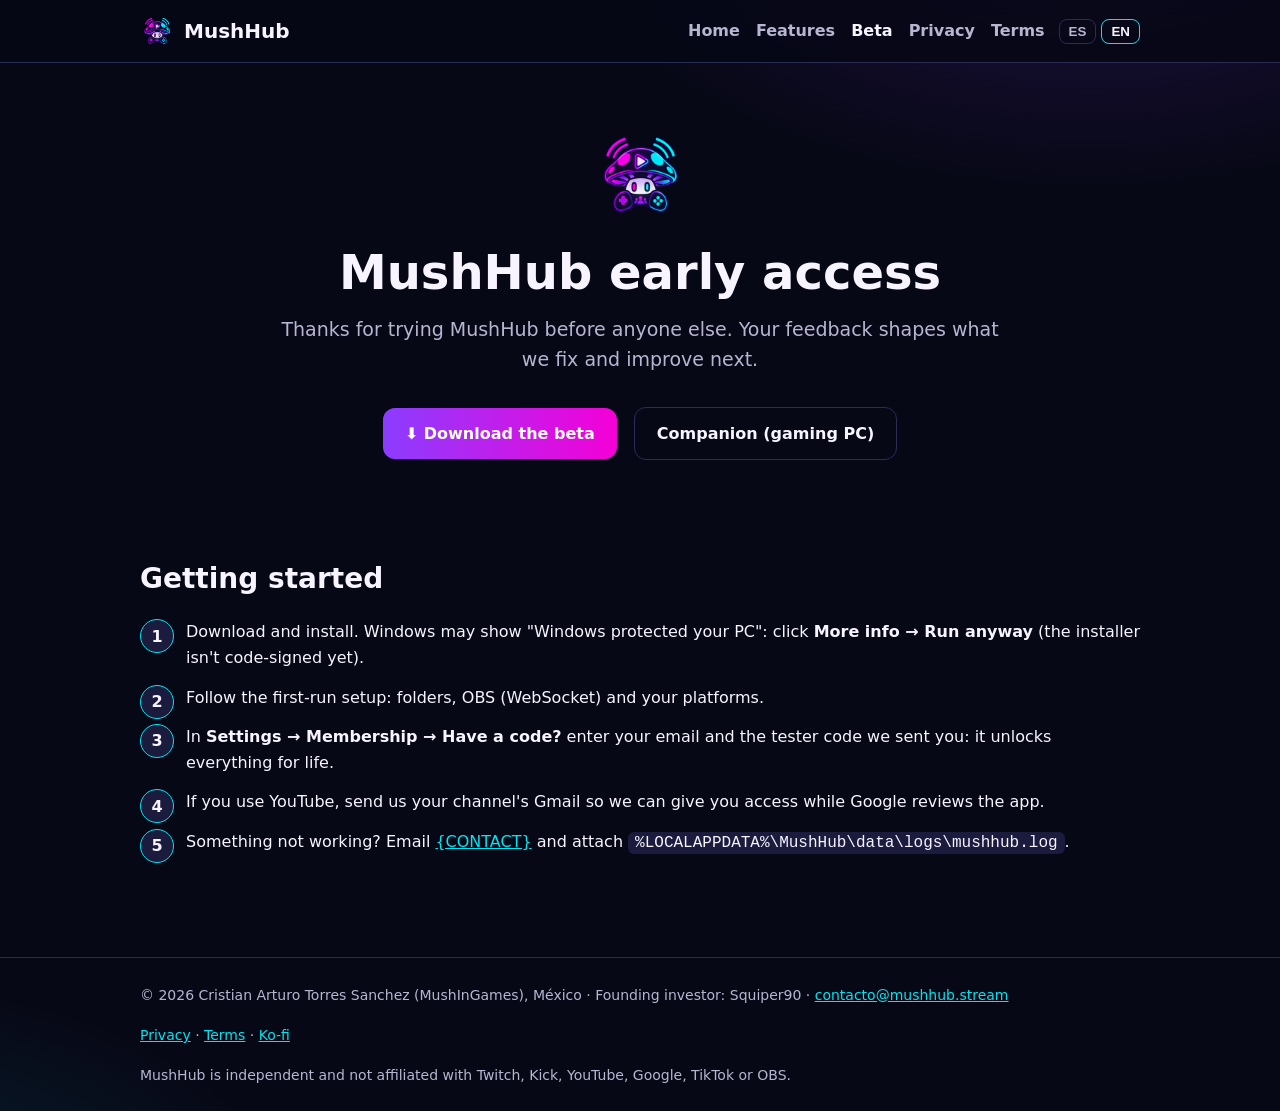
<file: beta.html>
<!doctype html>
<html lang="es"><head><meta charset="utf-8"><meta name="viewport" content="width=device-width,initial-scale=1">
<meta http-equiv="Content-Security-Policy" content="default-src 'none'; script-src 'self' 'unsafe-inline' https://static.cloudflareinsights.com; style-src 'self' 'unsafe-inline'; img-src 'self' data:; connect-src https://api.github.com https://cloudflareinsights.com; base-uri 'none'; form-action 'none'; object-src 'none'">
<meta name="referrer" content="strict-origin-when-cross-origin">
<title>Beta · MushHub</title><meta name="title-es" content="Beta · MushHub"><meta name="title-en" content="Beta · MushHub">
<meta name="description" content="MushHub: asistente de streaming para Windows. Voz para OBS, multichat, títulos para Twitch, Kick y YouTube y clips con IA local.">
<link rel="icon" href="assets/icon.png"><link rel="stylesheet" href="style.css">
</head><body>
<header><div class="wrap"><a class="brand" href="index.html"><img src="assets/icon.png" alt="">MushHub</a>
<nav><a href="index.html"><span data-l="es">Inicio</span><span data-l="en">Home</span></a><a href="funciones.html"><span data-l="es">Funciones</span><span data-l="en">Features</span></a><a href="beta.html" aria-current=page><span data-l="es">Beta</span><span data-l="en">Beta</span></a><a href="privacidad.html"><span data-l="es">Privacidad</span><span data-l="en">Privacy</span></a><a href="terminos.html"><span data-l="es">Términos</span><span data-l="en">Terms</span></a></nav><div class="langs"><button data-set="es">ES</button> <button data-set="en">EN</button></div></div></header>
<main class="wrap">
<div class="hero" style="padding-bottom:10px"><img src="assets/icon.png" alt="">
<h1 id="hola"><span data-l="es">Acceso anticipado a MushHub</span><span data-l="en">MushHub early access</span></h1>
<p class="lead"><span data-l="es">Gracias por probar MushHub antes que nadie. Tu opinión decide qué mejoramos primero.</span><span data-l="en">Thanks for trying MushHub before anyone else. Your feedback shapes what we fix and improve next.</span></p>
<a class="btn primary" id="betaDownload" href="https://github.com/Mushingames/MushHub-Descargas/releases/latest"><span data-l="es">⬇ Descargar la beta</span><span data-l="en">⬇ Download the beta</span></a>
<a class="btn ghost" id="companionDownload" href="https://github.com/Mushingames/MushHub-Descargas/releases/latest" hidden><span data-l="es">Companion (PC gaming)</span><span data-l="en">Companion (gaming PC)</span></a>
<p class="small" id="betaVersion">&nbsp;</p></div>
<section><h2><span data-l="es">Cómo empezar</span><span data-l="en">Getting started</span></h2><ol class="steps">
<li><span data-l="es">Descarga e instala. Windows puede mostrar "Windows protegió su PC": pulsa <b>Más información → Ejecutar de todas formas</b> (el instalador todavía no está firmado).</span><span data-l="en">Download and install. Windows may show "Windows protected your PC": click <b>More info → Run anyway</b> (the installer isn't code-signed yet).</span></li>
<li><span data-l="es">Sigue el asistente inicial: carpetas, OBS (WebSocket) y tus plataformas.</span><span data-l="en">Follow the first-run setup: folders, OBS (WebSocket) and your platforms.</span></li>
<li><span data-l="es">En <b>Ajustes → Membresía → ¿Tienes un código?</b> escribe tu correo y el código de tester que te mandamos: te da todo desbloqueado de por vida.</span><span data-l="en">In <b>Settings → Membership → Have a code?</b> enter your email and the tester code we sent you: it unlocks everything for life.</span></li>
<li><span data-l="es">Si usas YouTube, pásanos el Gmail de tu canal para darte acceso mientras Google revisa la app.</span><span data-l="en">If you use YouTube, send us your channel's Gmail so we can give you access while Google reviews the app.</span></li>
<li><span data-l="es">¿Algo falla? Escríbenos a <a href="mailto:{CONTACT}">{CONTACT}</a> y adjunta <code>%LOCALAPPDATA%\MushHub\data\logs\mushhub.log</code>.</span><span data-l="en">Something not working? Email <a href="mailto:{CONTACT}">{CONTACT}</a> and attach <code>%LOCALAPPDATA%\MushHub\data\logs\mushhub.log</code>.</span></li></ol></section>
<script>
(function(){
  var testers={"nuttylmao": "Nutty", "senpai": "Senpai"};
  var who=(new URLSearchParams(location.search).get('para')||'').toLowerCase();
  if(testers[who]){document.querySelectorAll('#hola [data-l=es]').forEach(function(e){e.textContent='¡Hola, '+testers[who]+'! Este es tu acceso anticipado a MushHub'});
    document.querySelectorAll('#hola [data-l=en]').forEach(function(e){e.textContent='Hi '+testers[who]+', welcome to MushHub early access'})}
  // La beta más reciente (pre-release) de la página pública de descargas.
  fetch('https://api.github.com/repos/Mushingames/MushHub-Descargas/releases?per_page=15').then(function(r){return r.json()}).then(function(list){
    var rel=(list||[]).find(function(x){return x.prerelease})||(list||[])[0];if(!rel)return;
    var asset=function(re){return (rel.assets||[]).find(function(a){return re.test(a.name)})};
    // El Companion también dice "Setup": el instalador principal es el que no es Companion.
    var main=(rel.assets||[]).find(function(a){return /Setup-.*\.exe$/i.test(a.name)&&!/Companion/i.test(a.name)}),
      comp=asset(/Companion-Setup.*\.exe$/i);
    if(main)document.getElementById('betaDownload').href=main.browser_download_url;
    if(comp){var c=document.getElementById('companionDownload');c.href=comp.browser_download_url;c.hidden=false}
    var v=(rel.tag_name||'').replace(/^v/,'').replace(/[^0-9A-Za-z.]/g,'')+(rel.prerelease?' · beta':''),bv=document.getElementById('betaVersion');
    bv.innerHTML='<span data-l="es">Versión '+v+'</span><span data-l="en">Version '+v+'</span>';
  }).catch(function(){});
})();
</script>
</main>
<footer><div class="wrap"><div>© 2026 Cristian Arturo Torres Sanchez (MushInGames), México · <span data-l="es">Inversionista fundador</span><span data-l="en">Founding investor</span>: Squiper90 ·
<a href="mailto:contacto@mushhub.stream">contacto@mushhub.stream</a></div><div><a href="privacidad.html"><span data-l="es">Privacidad</span><span data-l="en">Privacy</span></a> ·
<a href="terminos.html"><span data-l="es">Términos</span><span data-l="en">Terms</span></a> · <a href="https://ko-fi.com/mushingames">Ko-fi</a></div>
<div class="small" style="width:100%"><span data-l="es">MushHub es independiente y no está afiliado a Twitch, Kick, YouTube, Google, TikTok ni OBS.</span><span data-l="en">MushHub is independent and not affiliated with Twitch, Kick, YouTube, Google, TikTok or OBS.</span></div></div></footer>
<script src="lang.js"></script></body></html>
</file>
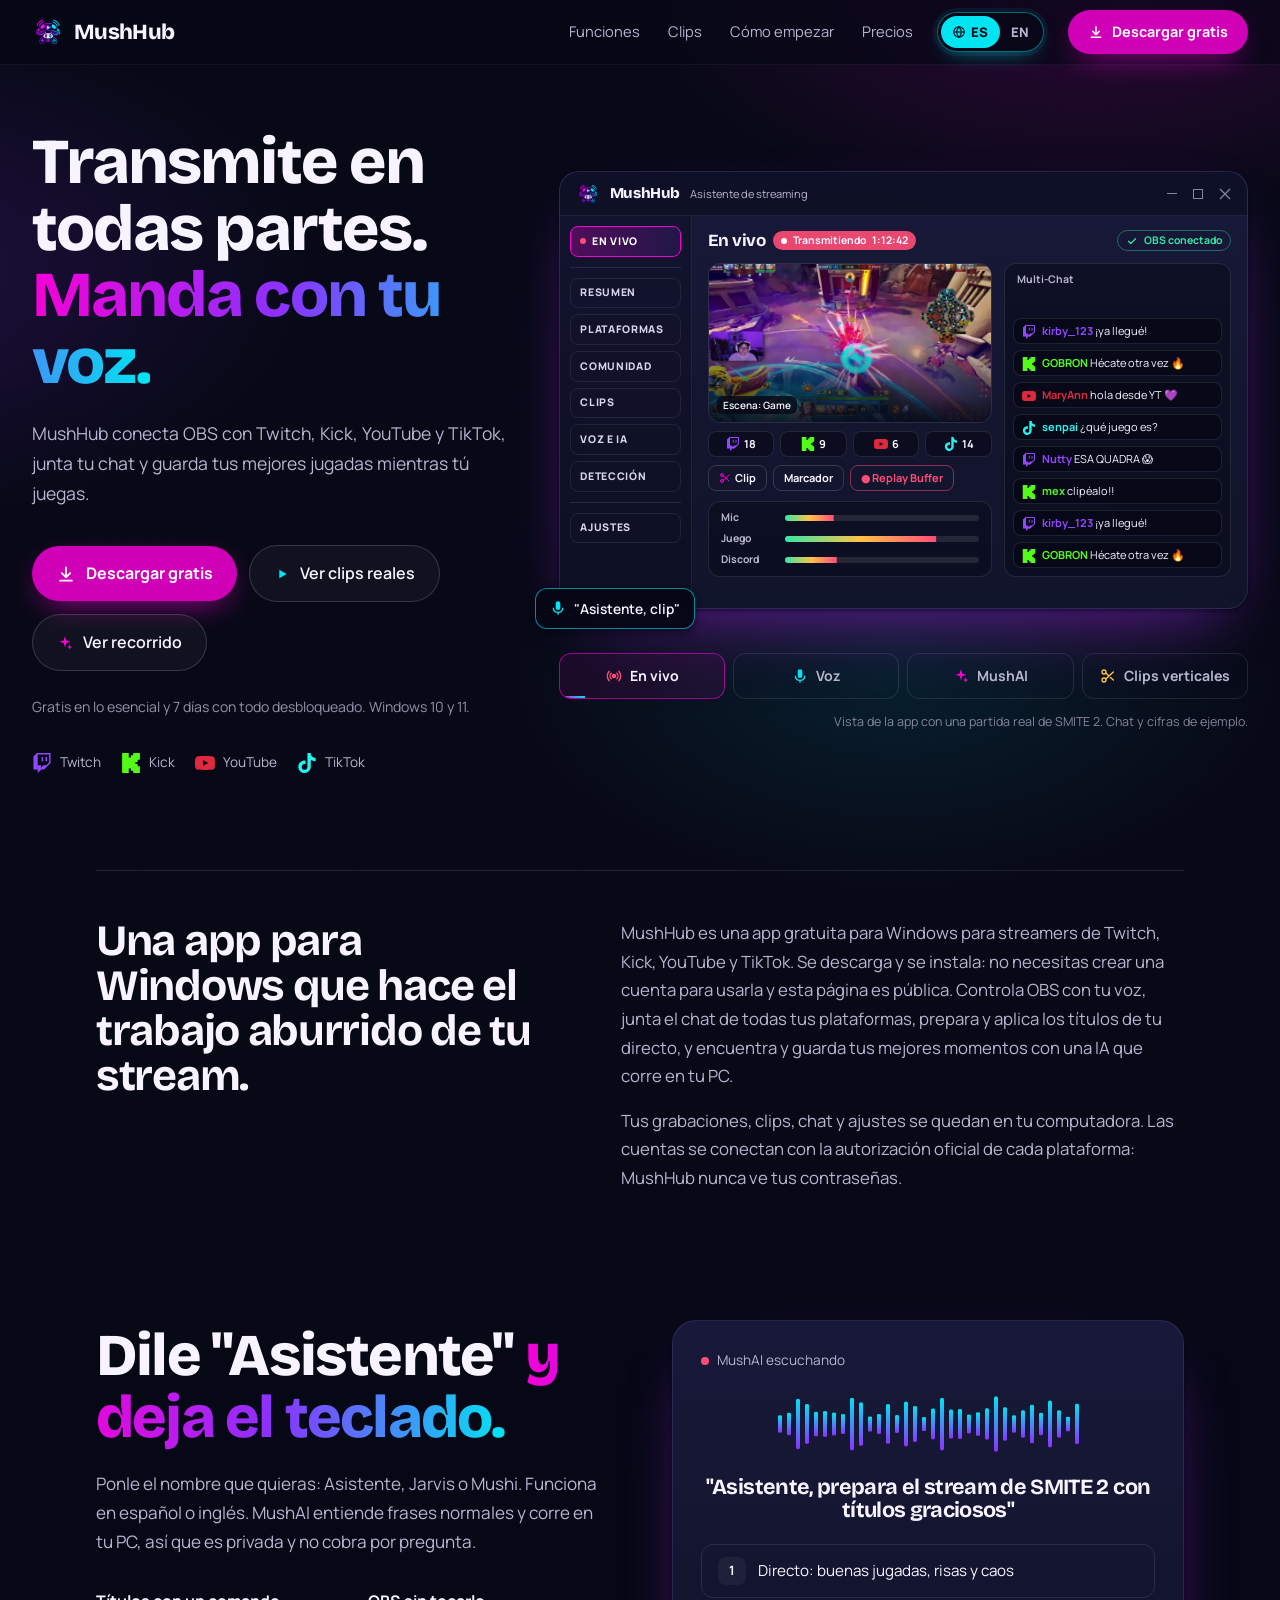
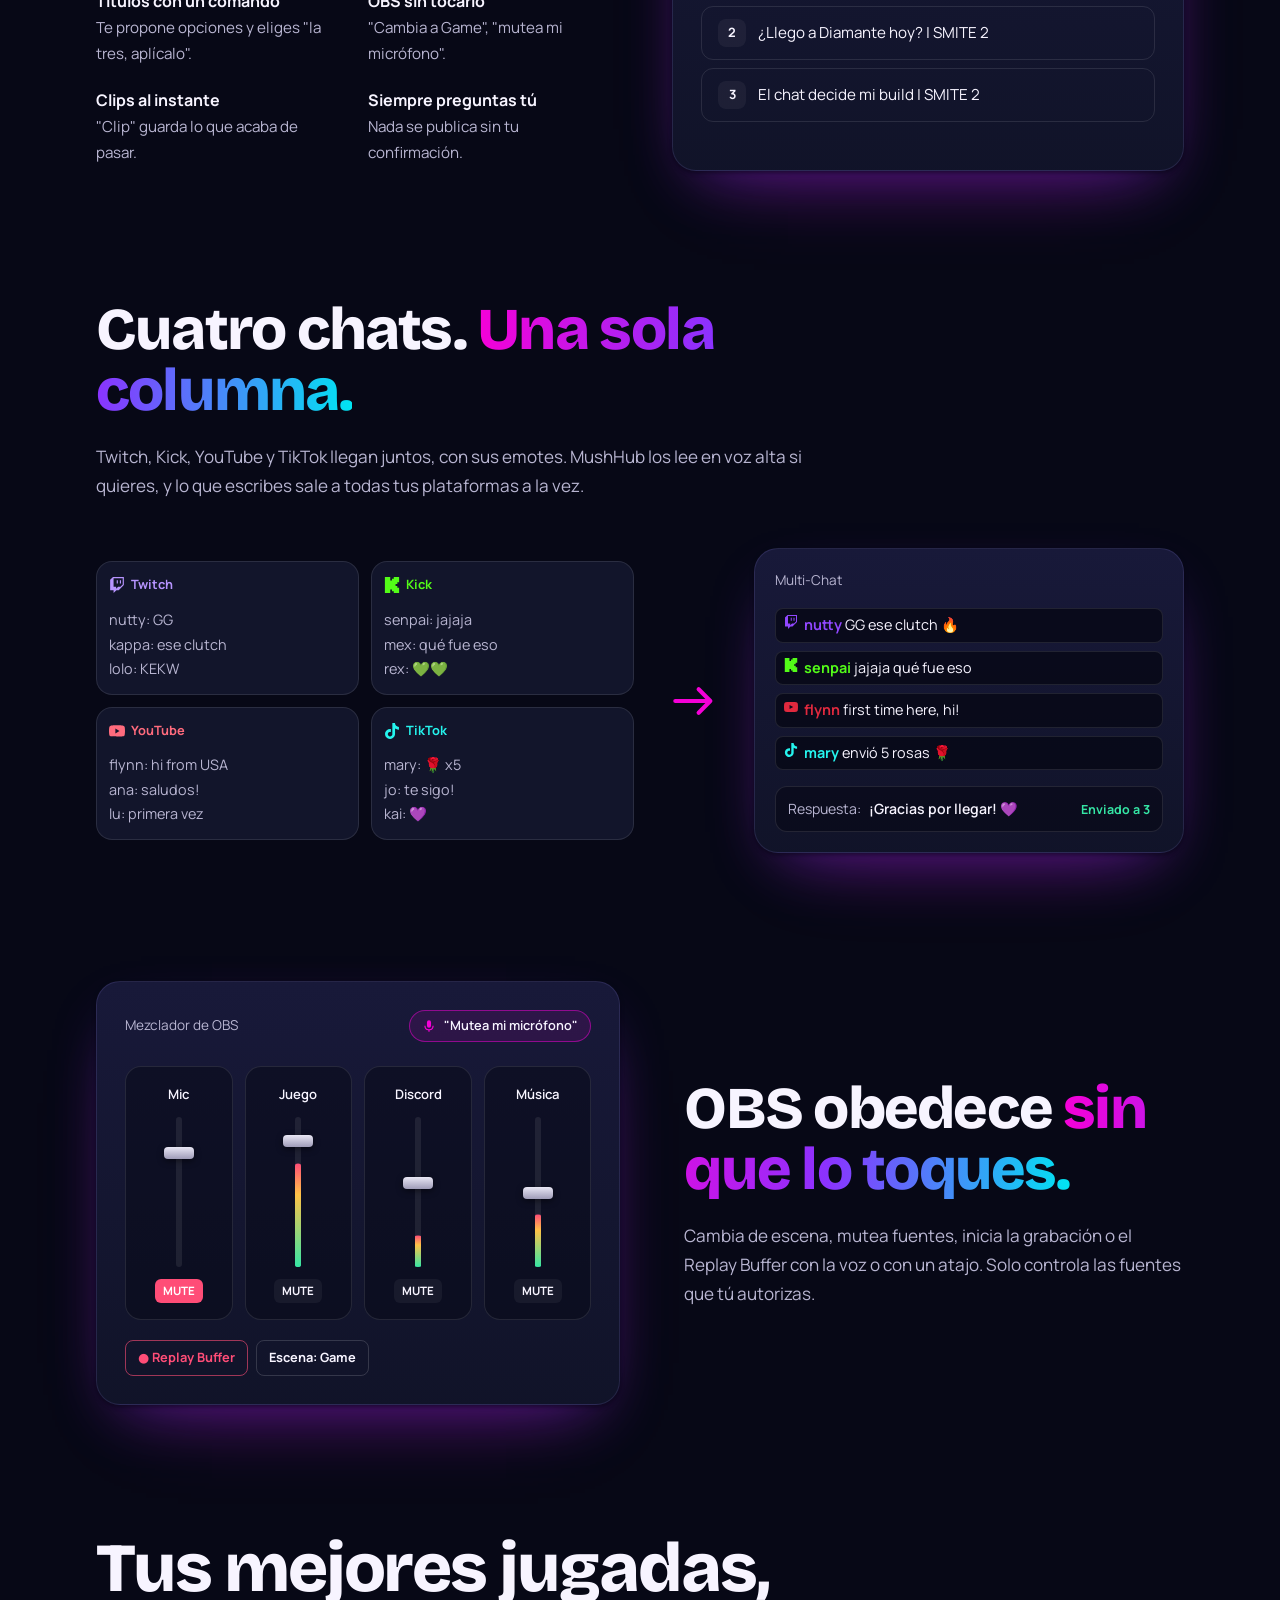
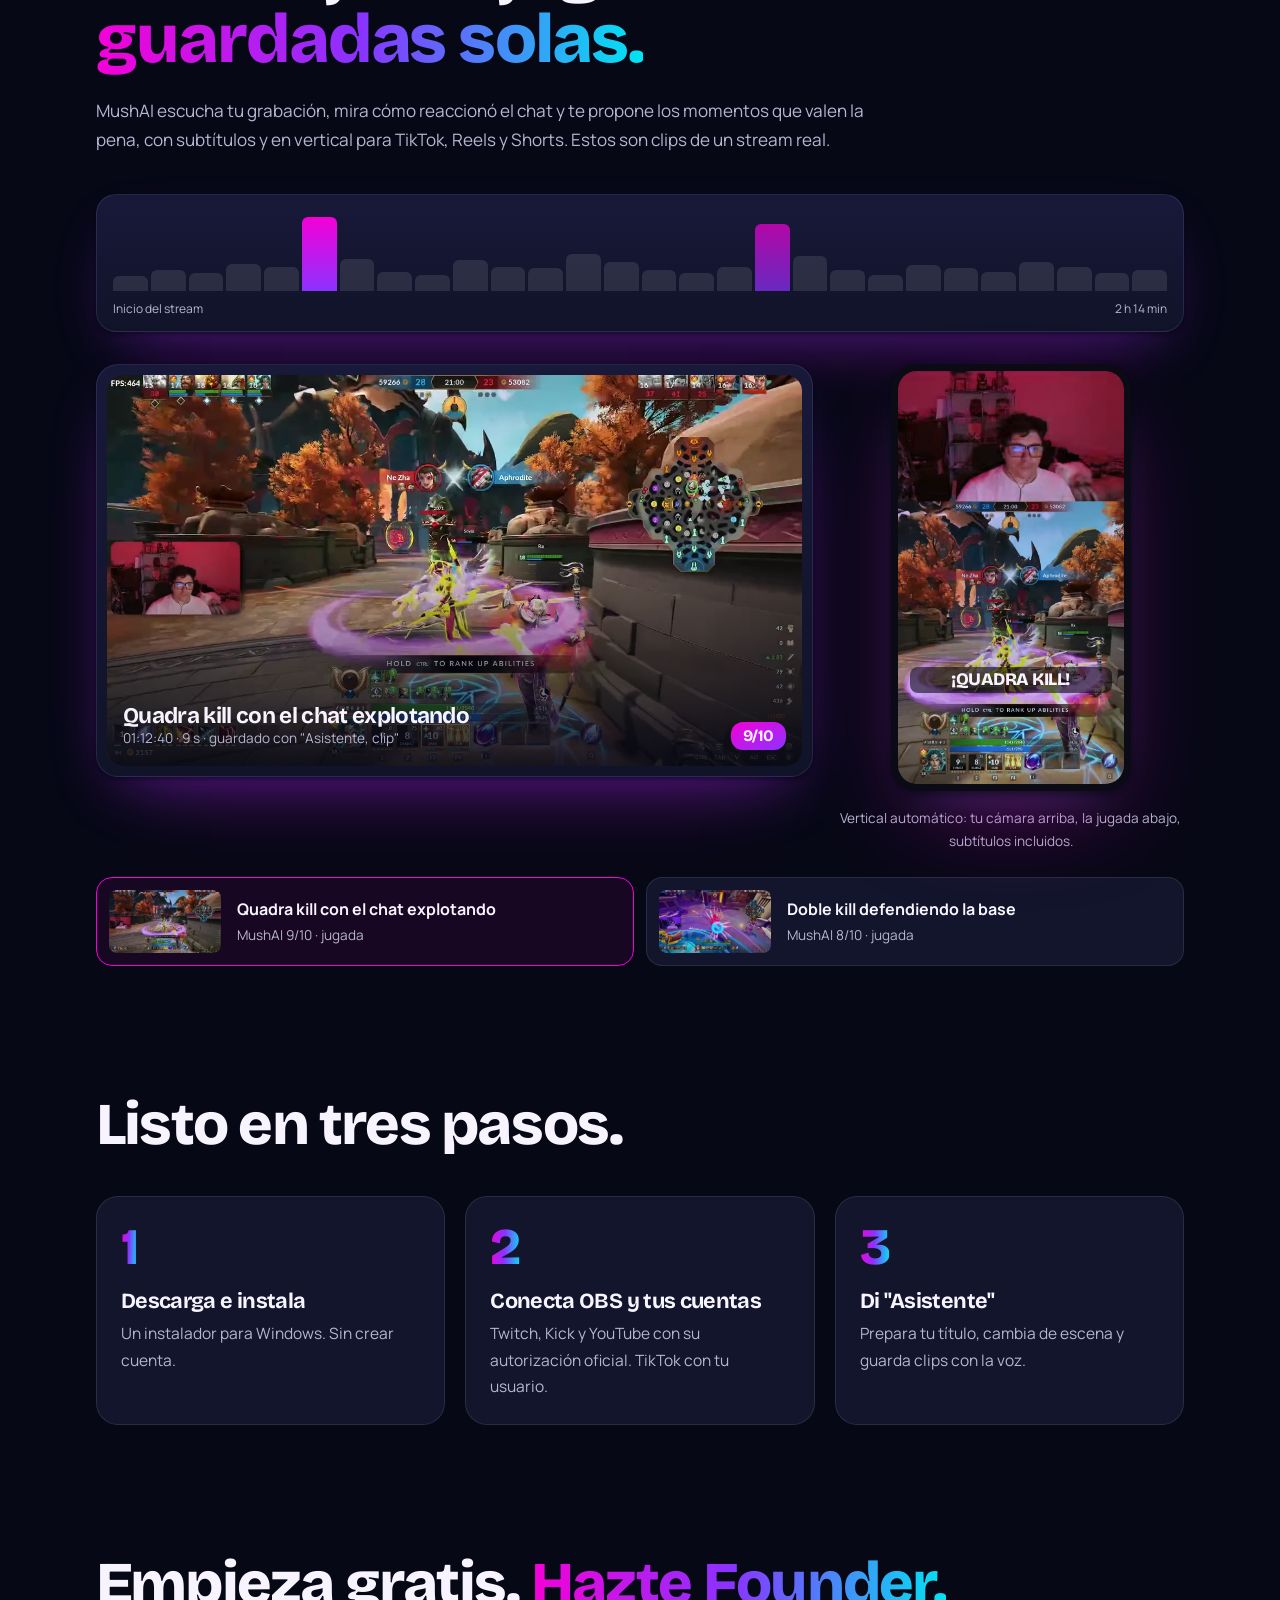
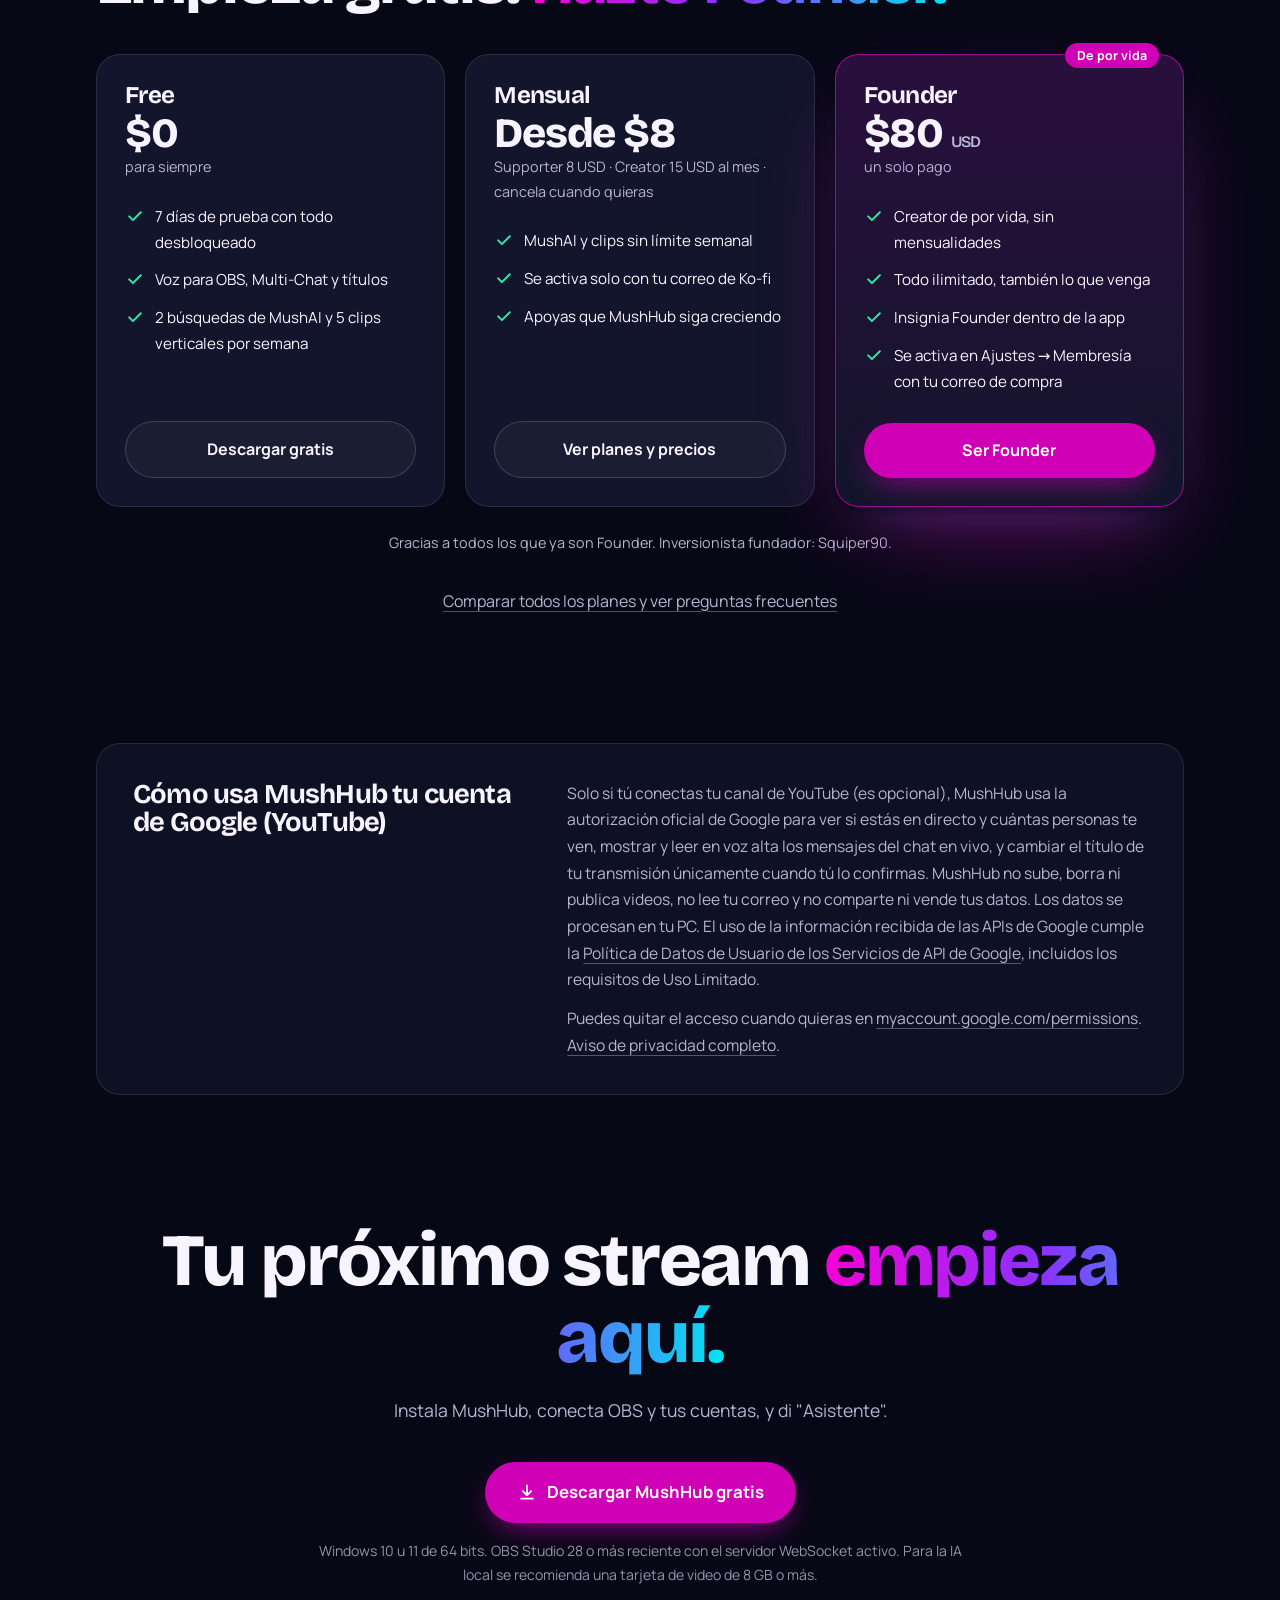
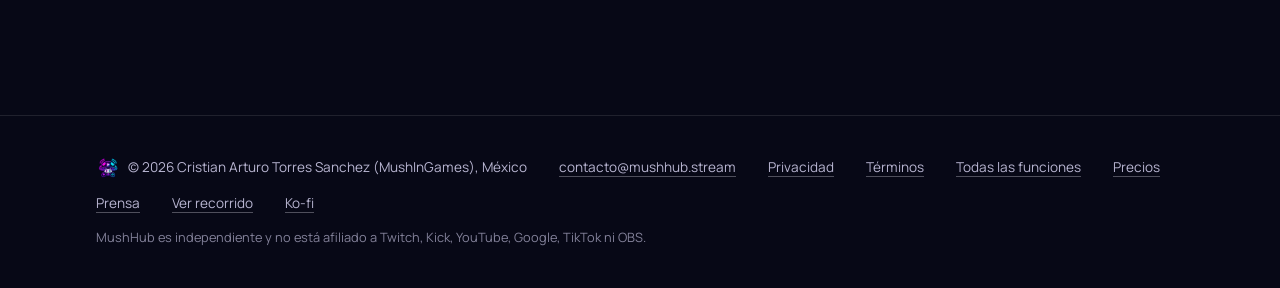
<file: es.html>
<!doctype html>
<html lang="es">
<head>
<meta charset="utf-8">
<meta name="viewport" content="width=device-width, initial-scale=1, viewport-fit=cover">
<meta http-equiv="Content-Security-Policy" content="default-src 'none'; script-src 'self' https://static.cloudflareinsights.com; style-src 'self' 'unsafe-inline'; img-src 'self' data:; media-src 'self'; font-src 'self'; connect-src 'self' https://api.github.com https://cloudflareinsights.com; base-uri 'none'; form-action 'none'; object-src 'none'">
<meta name="referrer" content="strict-origin-when-cross-origin">
<meta name="theme-color" content="#070816">
<title>MushHub · Asistente de streaming para Windows</title>
<meta name="description" content="MushHub conecta OBS con Twitch, Kick, YouTube y TikTok, junta tu chat, prepara tus títulos con la voz y guarda tus mejores jugadas. Gratis para Windows.">
<meta name="google-site-verification" content="bBZTPU-O9ZbYJQEVnWMh1CvNa7jzeLbNc9bMLateqUU">
<link rel="canonical" href="https://mushhub.stream/es.html">
<link rel="alternate" hreflang="es" href="https://mushhub.stream/es.html">
<link rel="alternate" hreflang="en" href="https://mushhub.stream/">
<link rel="alternate" hreflang="x-default" href="https://mushhub.stream/">
<meta property="og:type" content="website">
<meta property="og:site_name" content="MushHub">
<meta property="og:title" content="MushHub · Asistente de streaming para Windows">
<meta property="og:description" content="MushHub conecta OBS con Twitch, Kick, YouTube y TikTok, junta tu chat, prepara tus títulos con la voz y guarda tus mejores jugadas. Gratis para Windows.">
<meta property="og:image" content="https://mushhub.stream/media/clip-a.webp">
<meta property="og:url" content="https://mushhub.stream/es.html">
<meta property="og:locale" content="es_MX">
<meta name="twitter:card" content="summary_large_image">

<link rel="icon" href="media/icon.png">
<link rel="preload" href="fonts/bricolage-latin.woff2" as="font" type="font/woff2" crossorigin>
<link rel="preload" href="fonts/manrope-latin.woff2" as="font" type="font/woff2" crossorigin>
<link rel="stylesheet" href="site.css?v=ca63c5a0">
<script type="application/ld+json">{"@context":"https://schema.org","@graph":[{"@type":"SoftwareApplication","name":"MushHub","operatingSystem":"Windows 10, Windows 11","applicationCategory":"MultimediaApplication","description":"MushHub conecta OBS con Twitch, Kick, YouTube y TikTok, junta tu chat, prepara tus títulos con la voz y guarda tus mejores jugadas. Gratis para Windows.","url":"https://mushhub.stream/","inLanguage":"es","image":"https://mushhub.stream/media/icon.png","publisher":{"@type":"Person","name":"Cristian Arturo Torres Sanchez (MushInGames)"},"offers":[{"@type":"Offer","name":"Free","price":"0","priceCurrency":"USD"},{"@type":"Offer","name":"Founder","price":"80","priceCurrency":"USD","url":"https://ko-fi.com/s/0e9e45dc4e"}]}]}</script>
</head>
<body class="font-body antialiased">
<a href="#contenido" class="skip">Saltar al contenido</a>
<div class="atmos" aria-hidden="true"></div>
<div class="grain" aria-hidden="true"></div>
<svg width="0" height="0" class="absolute" aria-hidden="true">
  <symbol id="i-twitch" viewBox="0 0 24 24"><path fill="currentColor" d="M11.571 4.714h1.715v5.143H11.57zm4.715 0H18v5.143h-1.714zM6 0L1.714 4.286v15.428h5.143V24l4.286-4.286h3.428L22.286 12V0zm14.571 11.143l-3.428 3.428h-3.429l-3 3v-3H6.857V1.714h13.714Z"/></symbol>
  <symbol id="i-kick" viewBox="0 0 24 24"><path fill="currentColor" d="M1.333 0h8v5.333H12V2.667h2.667V0h8v8H20v2.667h-2.667v2.666H20V16h2.667v8h-8v-2.667H12v-2.666H9.333V24h-8Z"/></symbol>
  <symbol id="i-youtube" viewBox="0 0 24 24"><path fill="currentColor" d="M23.498 6.186a3.016 3.016 0 0 0-2.122-2.136C19.505 3.545 12 3.545 12 3.545s-7.505 0-9.377.505A3.017 3.017 0 0 0 .502 6.186C0 8.07 0 12 0 12s0 3.930.502 5.814a3.016 3.016 0 0 0 2.122 2.136c1.871.505 9.376.505 9.376.505s7.505 0 9.377-.505a3.015 3.015 0 0 0 2.122-2.136C24 15.930 24 12 24 12s0-3.930-.502-5.814zM9.545 15.568V8.432L15.818 12l-6.273 3.568z"/></symbol>
  <symbol id="i-tiktok" viewBox="0 0 24 24"><path fill="currentColor" d="M12.525.02c1.310-.02 2.610-.01 3.910-.02.08 1.530.63 3.090 1.750 4.170 1.120 1.110 2.700 1.620 4.240 1.790v4.030c-1.440-.05-2.890-.35-4.200-.97-.57-.26-1.100-.59-1.620-.93-.01 2.920.01 5.840-.02 8.750-.08 1.400-.54 2.790-1.350 3.940-1.310 1.920-3.580 3.170-5.910 3.210-1.430.08-2.860-.31-4.080-1.030-2.020-1.190-3.440-3.370-3.650-5.710-.02-.5-.03-1-.01-1.490.18-1.900 1.120-3.720 2.580-4.960 1.660-1.440 3.980-2.130 6.150-1.720.02 1.480-.04 2.960-.04 4.440-.99-.32-2.150-.23-3.020.37-.63.41-1.110 1.040-1.360 1.750-.21.51-.15 1.070-.14 1.610.24 1.640 1.820 3.020 3.500 2.870 1.120-.01 2.190-.66 2.770-1.610.19-.33.4-.67.41-1.060.1-1.790.06-3.570.07-5.360.01-4.030-.01-8.050.02-12.070z"/></symbol>
  <symbol id="i-mic" viewBox="0 0 24 24"><path fill="currentColor" d="M12 15a3.5 3.5 0 0 0 3.5-3.5v-6a3.5 3.5 0 1 0-7 0v6A3.5 3.5 0 0 0 12 15Zm6-3.5a6 6 0 0 1-12 0H4a8 8 0 0 0 7 7.94V22h2v-2.56a8 8 0 0 0 7-7.94Z"/></symbol>
  <symbol id="i-down" viewBox="0 0 24 24"><path fill="none" stroke="currentColor" stroke-width="2.2" stroke-linecap="round" stroke-linejoin="round" d="M12 4v12m0 0-5-5m5 5 5-5M5 20h14"/></symbol>
  <symbol id="i-check" viewBox="0 0 24 24"><path fill="none" stroke="currentColor" stroke-width="2.4" stroke-linecap="round" stroke-linejoin="round" d="m5 12.5 4.5 4.5L19 7.5"/></symbol>
  <symbol id="i-play" viewBox="0 0 24 24"><path fill="currentColor" d="M8 5.5v13l11-6.5z"/></symbol>
  <symbol id="i-globe" viewBox="0 0 24 24"><g fill="none" stroke="currentColor" stroke-width="2" stroke-linecap="round"><circle cx="12" cy="12" r="9"/><path d="M3 12h18M12 3c2.5 2.6 3.8 5.6 3.8 9s-1.3 6.4-3.8 9c-2.5-2.6-3.8-5.6-3.8-9S9.5 5.6 12 3Z"/></g></symbol>
  <symbol id="i-spark" viewBox="0 0 24 24"><path fill="currentColor" d="M12 2l2.1 6.4L20.5 10l-6.4 2.1L12 18.5l-2.1-6.4L3.5 10l6.4-1.6Zm7 12 1 3 3 1-3 1-1 3-1-3-3-1 3-1Z"/></symbol>
  <symbol id="i-scissors" viewBox="0 0 24 24"><g fill="none" stroke="currentColor" stroke-width="2" stroke-linecap="round"><circle cx="6" cy="6" r="3"/><circle cx="6" cy="18" r="3"/><path d="M8.6 7.6 20 18M8.6 16.4 20 6"/></g></symbol>
  <symbol id="i-live" viewBox="0 0 24 24"><g fill="none" stroke="currentColor" stroke-width="2" stroke-linecap="round"><circle cx="12" cy="12" r="2.5" fill="currentColor"/><path d="M7.8 7.8a6 6 0 0 0 0 8.4M16.2 7.8a6 6 0 0 1 0 8.4M4.9 4.9a10 10 0 0 0 0 14.2M19.1 4.9a10 10 0 0 1 0 14.2"/></g></symbol>
</svg>

<header class="sticky top-0 z-50 backdrop-blur-md bg-night/70 border-b border-white/5">
  <nav class="mx-auto max-w-7xl px-4 sm:px-8 h-16 flex items-center gap-3 sm:gap-6" aria-label="Principal">
    <a href="es.html#inicio" class="flex items-center gap-2.5 rounded-lg shrink-0">
      <img src="media/icon.png" alt="" class="w-8 h-8">
      <span class="font-display text-[1.35rem] font-extrabold hidden min-[400px]:inline">MushHub</span>
    </a>
    <div class="hidden lg:flex items-center gap-7 ml-auto text-[.92rem] text-soft">
      <a class="navlink" href="es.html#funciones">Funciones</a>
      <a class="navlink" href="es.html#clips">Clips</a>
      <a class="navlink" href="es.html#empezar">Cómo empezar</a>
      <a class="navlink" href="es.html#precios">Precios</a>
    </div>
    <div class="lang ml-auto lg:ml-0" role="group" aria-label="Idioma">
      <a href="es.html" hreflang="es" lang="es" data-lang="es" aria-current="true"><svg class="w-3.5 h-3.5"><use href="#i-globe"/></svg>ES</a>
      <a href="index.html" hreflang="en" lang="en" data-lang="en" aria-current="false">EN</a>
    </div>
    <a href="https://github.com/Mushingames/MushHub-Descargas/releases" class="btn btn-main inline-flex items-center gap-2 rounded-full px-4 sm:px-5 py-2.5 text-[.9rem] font-bold shrink-0">
      <svg class="w-4 h-4"><use href="#i-down"/></svg><span class="sm:hidden">Descargar</span><span class="hidden sm:inline">Descargar gratis</span>
    </a>
  </nav>
</header>

<div id="contenido" tabindex="-1">
<main id="inicio">

<!-- ============================================================ HERO -->
<section class="relative mx-auto max-w-7xl px-4 sm:px-8 pt-12 sm:pt-16 pb-20 lg:pb-24 grid lg:grid-cols-[.82fr_1.18fr] gap-12 lg:gap-12 items-center">
  <div>
    <h1 class="font-display font-extrabold text-[clamp(2.4rem,1.3rem+3.4vw,4rem)]">
      Transmite en todas partes. <span class="grad">Manda con tu voz.</span>
    </h1>
    <p class="mt-6 text-[1.1rem] text-soft max-w-[34rem]">MushHub conecta OBS con Twitch, Kick, YouTube y TikTok, junta tu chat y guarda tus mejores jugadas mientras tú juegas.</p>
    <div class="mt-9 flex flex-wrap gap-3 items-center">
      <a href="https://github.com/Mushingames/MushHub-Descargas/releases" class="btn btn-main inline-flex items-center gap-2.5 rounded-full px-6 py-3.5 font-bold text-[1rem]"><svg class="w-5 h-5"><use href="#i-down"/></svg>Descargar gratis</a>
      <a href="#clips" class="btn btn-ghost inline-flex items-center gap-2.5 rounded-full px-6 py-3.5 font-semibold text-[1rem]"><svg class="w-4 h-4 text-cy"><use href="#i-play"/></svg>Ver clips reales</a>
      <a href="recorrido/" class="btn btn-ghost inline-flex items-center gap-2.5 rounded-full px-6 py-3.5 font-semibold text-[1rem]"><svg class="w-4 h-4 text-mag"><use href="#i-spark"/></svg>Ver recorrido</a>
    </div>
    <p class="mt-6 text-[.88rem] text-soft/80">Gratis en lo esencial y 7 días con todo desbloqueado. Windows 10 y 11.</p>
    <ul class="mt-8 flex flex-wrap items-center gap-x-5 gap-y-2 text-soft" aria-label="Plataformas compatibles">
      <li class="flex items-center gap-2 text-[.85rem]"><svg class="w-5 h-5 text-twitch"><use href="#i-twitch"/></svg>Twitch</li>
      <li class="flex items-center gap-2 text-[.85rem]"><svg class="w-5 h-5 text-kick"><use href="#i-kick"/></svg>Kick</li>
      <li class="flex items-center gap-2 text-[.85rem]"><svg class="w-5 h-5 text-yt"><use href="#i-youtube"/></svg>YouTube</li>
      <li class="flex items-center gap-2 text-[.85rem]"><svg class="w-5 h-5 text-tiktok"><use href="#i-tiktok"/></svg>TikTok</li>
    </ul>
  </div>

  <!-- the memorable thing: the app itself, touring its features -->
  <div class="relative min-w-0" id="tour" aria-label="Recorrido por la app" role="region">
    <div class="relative">
    <div class="appwin elev rounded-[20px] overflow-hidden">
      <!-- title bar -->
      <div class="flex items-center gap-2.5 px-4 h-11 border-b border-white/[.07] bg-night/50">
        <img src="media/icon.png" alt="" class="w-6 h-6">
        <span class="font-display font-extrabold text-[15px]">MushHub</span>
        <span class="text-soft text-[11px] hidden sm:inline">Asistente de streaming</span>
        <span class="ml-auto flex items-center gap-4 text-soft/70" aria-hidden="true">
          <i class="block w-2.5 h-px bg-current"></i><i class="block w-2.5 h-2.5 border border-current"></i><svg class="w-3 h-3" viewBox="0 0 12 12"><path d="M1 1l10 10M11 1 1 11" stroke="currentColor" stroke-width="1.3"/></svg>
        </span>
      </div>
      <div class="grid sm:grid-cols-[132px_1fr]">
        <!-- sidebar (mirrors the real app) -->
        <div class="sb hidden sm:flex flex-col gap-1.5 p-2.5 border-r border-white/[.07] bg-night/30" aria-hidden="true">
          <span data-sb="live" class="!flex items-center gap-1.5"><i class="inline-block w-1.5 h-1.5 rounded-full bg-bad dot-live"></i> En vivo</span>
          <i class="block h-px bg-white/10 my-1"></i>
          <span data-sb="sum">Resumen</span>
          <span data-sb="plat">Plataformas</span>
          <span data-sb="comm">Comunidad</span>
          <span data-sb="clips">Clips</span>
          <span data-sb="voice">Voz e IA</span>
          <span data-sb="det">Detección</span>
          <i class="block h-px bg-white/10 my-1"></i>
          <span data-sb="set">Ajustes</span>
        </div>

        <!-- scenes -->
        <div class="relative h-[468px] sm:h-[392px] overflow-hidden">

          <!-- 1 · live -->
          <div class="scene" data-scene="live" role="tabpanel" id="sc-live" aria-labelledby="tb-live">
            <div class="flex items-center gap-2 flex-wrap">
              <p class="font-display font-bold text-[17px]">En vivo</p>
              <span class="inline-flex items-center gap-1.5 rounded-full bg-bad/90 px-2 py-0.5 text-[10.5px] font-bold"><i class="w-1.5 h-1.5 rounded-full bg-white dot-live"></i>Transmitiendo <span id="liveClock">1:12:40</span></span>
              <span class="ml-auto inline-flex items-center gap-1.5 rounded-full border border-ok/40 text-ok px-2 py-0.5 text-[10.5px] font-bold"><svg class="w-3 h-3"><use href="#i-check"/></svg>OBS conectado</span>
            </div>
            <div class="mt-3 grid grid-cols-1 sm:grid-cols-[1.25fr_1fr] gap-3">
              <div class="min-w-0">
                <div class="media rounded-xl aspect-video border border-white/10">
                  <video data-v src="media/clip-b.mp4" poster="media/clip-b.webp" muted loop playsinline preload="metadata"></video>
                  <div class="shade"></div>
                  <span class="absolute left-2 bottom-2 rounded-md bg-night/80 px-1.5 py-0.5 text-[10px] font-semibold">Escena: <span data-scene-name>Game</span></span>
                </div>
                <div class="mt-2 grid grid-cols-4 gap-1.5 text-[11px] font-bold">
                  <span class="flex items-center justify-center gap-1 rounded-lg bg-night/60 border border-white/10 py-1"><svg class="w-3.5 h-3.5 text-twitch"><use href="#i-twitch"/></svg><span data-vc="18">18</span></span>
                  <span class="flex items-center justify-center gap-1 rounded-lg bg-night/60 border border-white/10 py-1"><svg class="w-3.5 h-3.5 text-kick"><use href="#i-kick"/></svg><span data-vc="9">9</span></span>
                  <span class="flex items-center justify-center gap-1 rounded-lg bg-night/60 border border-white/10 py-1"><svg class="w-3.5 h-3.5 text-yt"><use href="#i-youtube"/></svg><span data-vc="6">6</span></span>
                  <span class="flex items-center justify-center gap-1 rounded-lg bg-night/60 border border-white/10 py-1"><svg class="w-3.5 h-3.5 text-tiktok"><use href="#i-tiktok"/></svg><span data-vc="14">14</span></span>
                </div>
                <div class="mt-2 flex gap-1.5 text-[11px] font-bold">
                  <span class="flash rounded-lg border border-white/15 px-2.5 py-1 inline-flex items-center gap-1" id="actClip"><svg class="w-3 h-3 text-mag"><use href="#i-scissors"/></svg>Clip</span>
                  <span class="rounded-lg border border-white/15 px-2.5 py-1">Marcador</span>
                  <span class="rounded-lg border border-bad/50 text-bad px-2.5 py-1">● Replay Buffer</span>
                </div>
                <div class="mt-2.5 rounded-xl bg-night/50 border border-white/10 px-3 py-2 space-y-1.5" aria-hidden="true">
                  <div class="flex items-center gap-2 text-[10.5px] font-bold"><span class="w-14 text-soft">Mic</span><span class="flex-1 h-1.5 rounded-full bg-white/10 overflow-hidden"><i class="meter block h-full w-full origin-left bg-gradient-to-r from-ok via-warn to-bad" data-m=".55"></i></span></div>
                  <div class="flex items-center gap-2 text-[10.5px] font-bold"><span class="w-14 text-soft">Juego</span><span class="flex-1 h-1.5 rounded-full bg-white/10 overflow-hidden"><i class="meter block h-full w-full origin-left bg-gradient-to-r from-ok via-warn to-bad" data-m=".8"></i></span></div>
                  <div class="flex items-center gap-2 text-[10.5px] font-bold"><span class="w-14 text-soft">Discord</span><span class="flex-1 h-1.5 rounded-full bg-white/10 overflow-hidden"><i class="meter block h-full w-full origin-left bg-gradient-to-r from-ok via-warn to-bad" data-m=".4"></i></span></div>
                </div>
              </div>
              <div class="hidden sm:flex flex-col min-w-0 rounded-xl bg-night/50 border border-white/10 p-2">
                <p class="text-[10.5px] font-bold text-soft px-1">Multi-Chat</p>
                <div class="mt-1.5 flex-1 flex flex-col justify-end gap-1.5 overflow-hidden" id="tourChat"></div>
              </div>
            </div>
          </div>

          <!-- 2 · voice -->
          <div class="scene" data-scene="voice" role="tabpanel" id="sc-voice" aria-labelledby="tb-voice">
            <div class="flex items-center gap-2">
              <p class="font-display font-bold text-[17px]">Voz e IA</p>
              <span class="ml-auto inline-flex items-center gap-1.5 text-[11px] text-soft"><i class="w-1.5 h-1.5 rounded-full bg-bad dot-live"></i>MushAI escuchando</span>
            </div>
            <div class="mt-3 rounded-xl bg-night/50 border border-white/10 p-3">
              <div class="wave sm flex items-center justify-center gap-[4px] h-10" id="tWave" aria-hidden="true"></div>
              <p class="mt-2 text-center font-display font-bold text-[15px] min-h-[2.6em]" id="tLine"></p>
            </div>
            <ol class="mt-3 space-y-1.5" id="tOpts">
              <li class="opt pop flex items-center gap-2.5 rounded-lg border border-white/10 px-3 py-2"><span class="w-6 h-6 grid place-items-center rounded-md bg-white/5 text-[11px] font-bold">1</span>Directo: buenas jugadas, risas y caos</li>
              <li class="opt pop flex items-center gap-2.5 rounded-lg border border-white/10 px-3 py-2"><span class="w-6 h-6 grid place-items-center rounded-md bg-white/5 text-[11px] font-bold">2</span>¿Llego a Diamante hoy? | SMITE 2</li>
              <li class="opt pop flex items-center gap-2.5 rounded-lg border border-white/10 px-3 py-2"><span class="w-6 h-6 grid place-items-center rounded-md bg-white/5 text-[11px] font-bold">3</span>El chat decide mi build | SMITE 2</li>
            </ol>
            <div class="mt-3 flex flex-wrap gap-1.5 text-[11px] font-bold" id="tApplied"></div>
          </div>

          <!-- 3 · MushAI finds moments -->
          <div class="scene" data-scene="ai" role="tabpanel" id="sc-ai" aria-labelledby="tb-ai">
            <p class="font-display font-bold text-[17px]">Clips y edición automática</p>
            <div class="mt-2.5 flex flex-wrap items-center gap-2">
              <span class="rounded-lg border border-white/15 bg-night/50 px-2.5 py-1 text-[11px] font-semibold">Grabación: SMITE 2 · 2 h 14 min</span>
              <span class="flex items-center gap-1.5 min-w-0 rounded-lg border border-white/15 bg-night/50 px-2.5 py-1 text-[11px] grow sm:grow-0 sm:min-w-[11rem]"><span class="text-soft shrink-0">¿Qué buscas?</span><b id="aiQuery" class="truncate"></b><i class="w-px h-3.5 bg-cy dot-live"></i></span>
            </div>
            <div class="mt-2 flex flex-wrap gap-1.5 text-[11px] font-bold">
              <span class="rounded-full border border-white/15 px-2.5 py-0.5">Lo mejor del stream</span>
              <span class="rounded-full border border-white/15 px-2.5 py-0.5">Gracioso</span>
              <span class="step rounded-full border border-white/15 px-2.5 py-0.5" id="aiChip">Buena jugada</span>
              <span class="rounded-full border border-white/15 px-2.5 py-0.5">Épico</span>
            </div>
            <div class="mt-3 flex items-center gap-3">
              <span class="flash shrink-0 rounded-lg bg-gradient-to-r from-vio to-mag px-3 py-1.5 text-[11px] font-extrabold" id="aiBtn"><svg class="inline w-3.5 h-3.5 -mt-0.5 mr-1"><use href="#i-spark"/></svg>Buscar con MushAI</span>
              <div class="flex-1 min-w-0">
                <p class="text-[10.5px] text-soft flex justify-between"><span id="aiStatus"></span><span id="aiPct"></span></p>
                <div class="mt-1 h-1.5 rounded-full bg-white/10 overflow-hidden"><div class="pbar h-full bg-gradient-to-r from-cy to-mag" id="aiBar"></div></div>
              </div>
            </div>
            <ul class="mt-3 space-y-1.5" id="aiRes">
              <li class="pop flex items-center gap-2.5 rounded-lg border border-mag/60 bg-mag/[.06] p-1.5"><span class="media w-[74px] aspect-video rounded-md shrink-0"><img src="media/clip-a.webp" alt=""><span class="tint"></span></span><span class="min-w-0 flex-1"><b class="block truncate">Quadra kill con el chat explotando</b><span class="text-soft text-[10.5px]">01:12:40 · 9 s</span></span><b class="rounded-md bg-gradient-to-br from-mag to-vio px-1.5 py-0.5 text-[11px]">9/10</b></li>
              <li class="pop flex items-center gap-2.5 rounded-lg border border-white/10 p-1.5"><span class="media w-[74px] aspect-video rounded-md shrink-0"><img src="media/clip-b.webp" alt=""><span class="tint"></span></span><span class="min-w-0 flex-1"><b class="block truncate">Doble kill defendiendo la base</b><span class="text-soft text-[10.5px]">01:48:05 · 9 s</span></span><b class="rounded-md bg-white/10 px-1.5 py-0.5 text-[11px]">8/10</b></li>
              <li class="pop flex items-center gap-2.5 rounded-lg border border-white/10 p-1.5"><span class="media w-[74px] aspect-video rounded-md shrink-0"><img src="media/clip-v.webp" alt="" style="object-position:50% 20%"><span class="tint"></span></span><span class="min-w-0 flex-1"><b class="block truncate">"¿Qué fue eso?" · el chat se ríe</b><span class="text-soft text-[10.5px]">00:41:12 · 12 s</span></span><b class="rounded-md bg-white/10 px-1.5 py-0.5 text-[11px]">7/10</b></li>
            </ul>
          </div>

          <!-- 4 · vertical clip editor -->
          <div class="scene" data-scene="clips" role="tabpanel" id="sc-clips" aria-labelledby="tb-clips">
            <p class="font-display font-bold text-[17px]">Editor visual vertical</p>
            <div class="mt-2.5 flex flex-wrap gap-1.5 text-[10.5px] font-extrabold uppercase tracking-[.04em]" id="edSteps">
              <span class="step rounded-md border border-white/15 px-2 py-0.5">1 · Analizar</span>
              <span class="step rounded-md border border-white/15 px-2 py-0.5">2 · Elegir</span>
              <span class="step rounded-md border border-white/15 px-2 py-0.5">3 · Recortar</span>
              <span class="step rounded-md border border-white/15 px-2 py-0.5">4 · Encuadrar</span>
              <span class="step rounded-md border border-white/15 px-2 py-0.5">5 · Subtítulos</span>
            </div>
            <div class="mt-3 grid grid-cols-[1fr_auto] gap-4 items-start">
              <div class="min-w-0">
                <div class="media relative rounded-xl aspect-video border border-white/10">
                  <video data-v src="media/clip-a.mp4" poster="media/clip-a.webp" muted loop playsinline preload="metadata"></video>
                  <!-- crop frames: purple = camera, yellow = gameplay (like the app) -->
                  <span class="crop off absolute rounded-sm border-2 border-vio bg-vio/10" style="left:.6%;top:42%;width:18.6%;height:19.5%" id="cropCam"><b class="absolute -top-[17px] left-0 rounded-sm bg-vio px-1 text-[9.5px] leading-[15px]">Cámara</b></span>
                  <span class="crop off absolute rounded-sm border-2 border-warn bg-warn/5" style="left:24%;top:0;width:52%;height:100%" id="cropGame"><b class="absolute top-1 left-1 rounded-sm bg-warn text-night px-1 text-[9.5px] leading-[15px]">Gameplay 9:16</b></span>
                </div>
                <div class="mt-2.5 relative h-7 rounded-md bg-night/60 border border-white/10 overflow-hidden" aria-hidden="true">
                  <div class="absolute inset-y-0 left-[18%] w-[46%] bg-vio/25 border-x-2 border-mag"></div>
                  <div class="absolute inset-y-1 left-[18%] w-0.5 bg-cy" id="edHead" style="transition:transform 4s linear"></div>
                </div>
                <div class="mt-2.5 flex items-center gap-2 flex-wrap">
                  <span class="flash rounded-lg bg-gradient-to-r from-vio to-mag px-3 py-1.5 text-[11px] font-extrabold" id="edBtn">Exportar vertical</span>
                  <span class="pop inline-flex items-center gap-1 text-ok text-[11px] font-bold" id="edDone"><svg class="w-3.5 h-3.5"><use href="#i-check"/></svg>Listo para TikTok, Reels y Shorts</span>
                </div>
              </div>
              <div class="phone off media w-[112px] sm:w-[124px] aspect-[9/16] rounded-[18px] border-[5px] border-[#0b0b16] float" id="edPhone">
                <video data-v src="media/clip-v.mp4" poster="media/clip-v.webp" muted loop playsinline preload="metadata"></video>
                <span class="pop absolute left-1.5 right-1.5 bottom-[24%] text-center font-display font-extrabold text-[12px] uppercase bg-black/60 rounded-md py-0.5" id="edSub">¡Quadra kill!</span>
              </div>
            </div>
          </div>

        </div>
      </div>
    </div>



    <!-- floating voice/status pill -->
    <div class="vpill float absolute -bottom-5 left-4 sm:-left-6 flex items-center gap-2 rounded-xl bg-night/95 border border-cy/60 px-3.5 py-2 text-[.86rem] font-semibold max-w-[88%]" id="vpill" aria-live="polite">
      <svg class="w-4 h-4 text-cy shrink-0"><use href="#i-mic"/></svg><span id="vpillTxt" class="truncate"></span>
    </div>
    </div>

    <!-- feature tabs -->
    <div class="tabs mt-11 grid grid-cols-2 sm:grid-cols-4 gap-2" role="tablist" aria-label="Recorrido por la app">
      <button type="button" role="tab" id="tb-live" aria-controls="sc-live" data-go="live" class="flex items-center justify-center gap-2 rounded-xl border border-white/10 px-3 py-2.5 text-[.88rem] font-bold text-soft"><svg class="w-4 h-4 text-bad"><use href="#i-live"/></svg>En vivo<span class="prog"></span></button>
      <button type="button" role="tab" id="tb-voice" aria-controls="sc-voice" data-go="voice" class="flex items-center justify-center gap-2 rounded-xl border border-white/10 px-3 py-2.5 text-[.88rem] font-bold text-soft"><svg class="w-4 h-4 text-cy"><use href="#i-mic"/></svg>Voz<span class="prog"></span></button>
      <button type="button" role="tab" id="tb-ai" aria-controls="sc-ai" data-go="ai" class="flex items-center justify-center gap-2 rounded-xl border border-white/10 px-3 py-2.5 text-[.88rem] font-bold text-soft"><svg class="w-4 h-4 text-mag"><use href="#i-spark"/></svg>MushAI<span class="prog"></span></button>
      <button type="button" role="tab" id="tb-clips" aria-controls="sc-clips" data-go="clips" class="flex items-center justify-center gap-2 rounded-xl border border-white/10 px-3 py-2.5 text-[.88rem] font-bold text-soft"><svg class="w-4 h-4 text-warn"><use href="#i-scissors"/></svg>Clips verticales<span class="prog"></span></button>
    </div>
    <p class="mt-3 sm:text-right text-[.78rem] text-soft/70">Vista de la app con una partida real de SMITE 2. Chat y cifras de ejemplo.</p>
  </div>
</section>

<!-- ============================================================ WHAT IT IS (Google review) -->
<section class="mx-auto max-w-6xl px-5 sm:px-8 pb-sec">
  <div class="grid md:grid-cols-[.9fr_1.1fr] gap-8 md:gap-16 items-start border-t border-white/10 pt-12">
    <h2 class="font-display font-bold text-[clamp(1.8rem,1.2rem+2vw,2.7rem)]">Una app para Windows que hace el trabajo aburrido de tu stream.</h2>
    <div class="text-soft text-[1.05rem] space-y-4">
      <p>MushHub es una app gratuita para Windows para streamers de Twitch, Kick, YouTube y TikTok. Se descarga y se instala: no necesitas crear una cuenta para usarla y esta página es pública. Controla OBS con tu voz, junta el chat de todas tus plataformas, prepara y aplica los títulos de tu directo, y encuentra y guarda tus mejores momentos con una IA que corre en tu PC.</p>
      <p>Tus grabaciones, clips, chat y ajustes se quedan en tu computadora. Las cuentas se conectan con la autorización oficial de cada plataforma: MushHub nunca ve tus contraseñas.</p>
    </div>
  </div>
</section>

<!-- ============================================================ FEATURES -->
<div id="funciones">

<section class="mx-auto max-w-6xl px-5 sm:px-8 pb-sec grid lg:grid-cols-2 gap-12 lg:gap-16 items-center">
  <div>
    <h2 class="font-display font-extrabold text-[clamp(2.2rem,1.3rem+3.2vw,3.7rem)]">Dile "Asistente" <span class="grad">y deja el teclado.</span></h2>
    <p class="mt-5 text-soft text-[1.07rem] max-w-[32rem]">Ponle el nombre que quieras: Asistente, Jarvis o Mushi. Funciona en español o inglés. MushAI entiende frases normales y corre en tu PC, así que es privada y no cobra por pregunta.</p>
    <dl class="mt-8 grid sm:grid-cols-2 gap-x-8 gap-y-5 max-w-[34rem]">
      <div><dt class="font-bold">Títulos con un comando</dt><dd class="text-soft text-[.95rem]">Te propone opciones y eliges "la tres, aplícalo".</dd></div>
      <div><dt class="font-bold">OBS sin tocarlo</dt><dd class="text-soft text-[.95rem]">"Cambia a Game", "mutea mi micrófono".</dd></div>
      <div><dt class="font-bold">Clips al instante</dt><dd class="text-soft text-[.95rem]">"Clip" guarda lo que acaba de pasar.</dd></div>
      <div><dt class="font-bold">Siempre preguntas tú</dt><dd class="text-soft text-[.95rem]">Nada se publica sin tu confirmación.</dd></div>
    </dl>
  </div>
  <div class="elev rounded-[24px] p-6 sm:p-7" id="voiceDemo">
    <div class="flex items-center gap-2 text-[.85rem] text-soft"><span class="dot-live w-2 h-2 rounded-full bg-bad"></span>MushAI escuchando</div>
    <div class="wave mt-5 flex items-center justify-center gap-[5px] h-16" id="wave" aria-hidden="true"></div>
    <p class="mt-5 text-center font-display font-bold text-[1.35rem] min-h-[2.2em]" id="voiceLine"></p>
    <ol class="mt-5 space-y-2" id="titleOpts">
      <li class="opt flex items-center gap-3 rounded-xl border border-white/10 px-4 py-3 text-[.95rem]"><span class="w-7 h-7 grid place-items-center rounded-lg bg-white/5 text-[.8rem] font-bold">1</span>Directo: buenas jugadas, risas y caos</li>
      <li class="opt flex items-center gap-3 rounded-xl border border-white/10 px-4 py-3 text-[.95rem]"><span class="w-7 h-7 grid place-items-center rounded-lg bg-white/5 text-[.8rem] font-bold">2</span>¿Llego a Diamante hoy? | SMITE 2</li>
      <li class="opt flex items-center gap-3 rounded-xl border border-white/10 px-4 py-3 text-[.95rem]"><span class="w-7 h-7 grid place-items-center rounded-lg bg-white/5 text-[.8rem] font-bold">3</span>El chat decide mi build | SMITE 2</li>
    </ol>
    <div class="mt-5 flex flex-wrap gap-2 text-[.82rem] font-semibold" id="applied" aria-live="polite"></div>
  </div>
</section>

<section class="mx-auto max-w-6xl px-5 sm:px-8 pb-sec">
  <div class="max-w-3xl">
    <h2 class="font-display font-extrabold text-[clamp(2.2rem,1.3rem+3.2vw,3.7rem)]">Cuatro chats. <span class="grad">Una sola columna.</span></h2>
    <p class="mt-5 text-soft text-[1.07rem]">Twitch, Kick, YouTube y TikTok llegan juntos, con sus emotes. MushHub los lee en voz alta si quieres, y lo que escribes sale a todas tus plataformas a la vez.</p>
  </div>
  <div class="mt-12 grid lg:grid-cols-[1.25fr_auto_1fr] gap-6 lg:gap-8 items-center">
    <div class="grid grid-cols-2 gap-3" aria-hidden="true">
      <div class="rounded-2xl bg-deck border border-white/10 p-3 text-[.9rem] text-soft"><p class="flex items-center gap-1.5 text-[.8rem] font-bold text-[#b794ff] mb-3"><svg class="w-4 h-4"><use href="#i-twitch"/></svg>Twitch</p><p>nutty: GG</p><p>kappa: ese clutch</p><p>lolo: KEKW</p></div>
      <div class="rounded-2xl bg-deck border border-white/10 p-3 text-[.9rem] text-soft"><p class="flex items-center gap-1.5 text-[.8rem] font-bold text-kick mb-3"><svg class="w-4 h-4"><use href="#i-kick"/></svg>Kick</p><p>senpai: jajaja</p><p>mex: qué fue eso</p><p>rex: 💚💚</p></div>
      <div class="rounded-2xl bg-deck border border-white/10 p-3 text-[.9rem] text-soft"><p class="flex items-center gap-1.5 text-[.8rem] font-bold text-[#ff6b7d] mb-3"><svg class="w-4 h-4"><use href="#i-youtube"/></svg>YouTube</p><p>flynn: hi from USA</p><p>ana: saludos!</p><p>lu: primera vez</p></div>
      <div class="rounded-2xl bg-deck border border-white/10 p-3 text-[.9rem] text-soft"><p class="flex items-center gap-1.5 text-[.8rem] font-bold text-tiktok mb-3"><svg class="w-4 h-4"><use href="#i-tiktok"/></svg>TikTok</p><p>mary: 🌹 x5</p><p>jo: te sigo!</p><p>kai: 💜</p></div>
    </div>
    <svg class="hidden lg:block w-14 h-14 text-mag" viewBox="0 0 24 24" aria-hidden="true"><path fill="none" stroke="currentColor" stroke-width="1.8" stroke-linecap="round" stroke-linejoin="round" d="M4 12h15m0 0-5-5m5 5-5 5"/></svg>
    <div class="elev rounded-[24px] p-5">
      <p class="text-[.85rem] text-soft">Multi-Chat</p>
      <div class="mt-4 space-y-2" id="mergedChat"></div>
      <div class="mt-4 flex items-center gap-2 rounded-xl bg-night/60 border border-white/10 px-3 py-2.5 text-[.88rem]"><span class="text-soft">Respuesta:</span><span class="font-semibold">¡Gracias por llegar! 💜</span><span class="ml-auto text-[.78rem] text-ok font-bold">Enviado a 3</span></div>
    </div>
  </div>
</section>

<section class="mx-auto max-w-6xl px-5 sm:px-8 pb-sec grid lg:grid-cols-[1.05fr_1fr] gap-12 lg:gap-16 items-center">
  <div class="elev rounded-[24px] p-6 sm:p-7 order-2 lg:order-1" id="mixer">
    <div class="flex flex-wrap items-center gap-2">
      <span class="text-[.85rem] text-soft">Mezclador de OBS</span>
      <span class="ml-auto inline-flex items-center gap-2 rounded-full border border-mag/50 bg-mag/10 px-3 py-1 text-[.8rem] font-semibold"><svg class="w-3.5 h-3.5 text-mag"><use href="#i-mic"/></svg><span id="mixCmd"></span></span>
    </div>
    <div class="mt-6 grid grid-cols-4 gap-3">
      <div class="rounded-2xl bg-night/50 border border-white/10 py-4 grid justify-items-center gap-3"><span class="text-[.82rem] font-semibold">Mic</span><div class="fader" data-ch="mic"><div class="lvl"></div><div class="knob"></div></div><span class="mute rounded-md px-2 py-0.5 text-[.72rem] font-bold bg-white/5" data-mute="mic">MUTE</span></div>
      <div class="rounded-2xl bg-night/50 border border-white/10 py-4 grid justify-items-center gap-3"><span class="text-[.82rem] font-semibold">Juego</span><div class="fader" data-ch="game"><div class="lvl"></div><div class="knob"></div></div><span class="rounded-md px-2 py-0.5 text-[.72rem] font-bold bg-white/5">MUTE</span></div>
      <div class="rounded-2xl bg-night/50 border border-white/10 py-4 grid justify-items-center gap-3"><span class="text-[.82rem] font-semibold">Discord</span><div class="fader" data-ch="disc"><div class="lvl"></div><div class="knob"></div></div><span class="rounded-md px-2 py-0.5 text-[.72rem] font-bold bg-white/5">MUTE</span></div>
      <div class="rounded-2xl bg-night/50 border border-white/10 py-4 grid justify-items-center gap-3"><span class="text-[.82rem] font-semibold">Música</span><div class="fader" data-ch="music"><div class="lvl"></div><div class="knob"></div></div><span class="rounded-md px-2 py-0.5 text-[.72rem] font-bold bg-white/5">MUTE</span></div>
    </div>
    <div class="mt-5 flex flex-wrap gap-2 text-[.8rem] font-bold">
      <span class="rounded-lg border border-bad/60 text-bad px-3 py-1.5">● Replay Buffer</span>
      <span class="rounded-lg border border-white/15 px-3 py-1.5">Escena: <span id="mixScene">Game</span></span>
    </div>
  </div>
  <div class="order-1 lg:order-2">
    <h2 class="font-display font-extrabold text-[clamp(2.2rem,1.3rem+3.2vw,3.7rem)]">OBS obedece <span class="grad">sin que lo toques.</span></h2>
    <p class="mt-5 text-soft text-[1.07rem] max-w-[32rem]">Cambia de escena, mutea fuentes, inicia la grabación o el Replay Buffer con la voz o con un atajo. Solo controla las fuentes que tú autorizas.</p>
  </div>
</section>
</div>

<!-- ============================================================ CLIPS (real footage) -->
<section id="clips" class="relative pb-sec">
  <div class="mx-auto max-w-6xl px-5 sm:px-8">
    <h2 class="font-display font-extrabold text-[clamp(2.4rem,1.3rem+3.8vw,4.3rem)] max-w-4xl">Tus mejores jugadas, <span class="grad">guardadas solas.</span></h2>
    <p class="mt-5 text-soft text-[1.07rem] max-w-3xl">MushAI escucha tu grabación, mira cómo reaccionó el chat y te propone los momentos que valen la pena, con subtítulos y en vertical para TikTok, Reels y Shorts. Estos son clips de un stream real.</p>

    <div class="mt-10 elev rounded-[20px] px-4 pt-4 pb-3">
      <div class="flex items-end gap-[3px] h-20" id="moments" role="group" aria-label="Momentos detectados"></div>
      <div class="mt-2 flex justify-between text-[.75rem] text-soft"><span>Inicio del stream</span><span>2 h 14 min</span></div>
    </div>

    <div class="mt-8 grid lg:grid-cols-[1.55fr_.75fr] gap-6 items-start">
      <div class="elev rounded-[22px] p-2.5">
        <div class="media rounded-[16px] aspect-video">
          <video id="clipPlayer" src="media/clip-a.mp4" poster="media/clip-a.webp" muted loop playsinline preload="metadata"></video>
          <div class="shade"></div>
          <div class="absolute left-4 bottom-4 right-4 flex flex-wrap items-end gap-3">
            <div>
              <p class="font-display font-bold text-[1.05rem] sm:text-[1.4rem]" id="clipTitle">Quadra kill con el chat explotando</p>
              <p class="hidden sm:block text-[.85rem] text-soft" id="clipMeta">01:12:40 · 9 s · guardado con "Asistente, clip"</p>
            </div>
            <span class="ml-auto rounded-xl bg-gradient-to-br from-mag to-vio px-3 py-1.5 font-display font-bold" id="clipScore">9/10</span>
          </div>
        </div>
      </div>
      <div class="grid grid-cols-[1fr] gap-4">
        <div class="float media mx-auto w-[min(100%,15rem)] aspect-[9/16] rounded-[26px] border-[7px] border-[#0b0b16]">
          <video src="media/clip-v.mp4" poster="media/clip-v.webp" autoplay muted loop playsinline preload="metadata"></video>
          <div class="tint"></div>
          <span class="absolute left-3 right-3 bottom-[22%] text-center font-display font-extrabold text-[1.1rem] uppercase bg-black/55 rounded-lg py-1">¡Quadra kill!</span>
        </div>
        <p class="text-center text-[.85rem] text-soft">Vertical automático: tu cámara arriba, la jugada abajo, subtítulos incluidos.</p>
      </div>
    </div>

    <div class="mt-6 grid sm:grid-cols-2 gap-3" id="clipList">
      <button type="button" class="clipcard text-left flex gap-4 items-center rounded-2xl border border-white/10 bg-deck p-3" data-clip="a" aria-pressed="true">
        <span class="media w-28 aspect-video rounded-lg shrink-0"><img src="media/clip-a.webp" alt="Cuadro del clip: quadra kill"><span class="tint"></span></span>
        <span><span class="block font-bold">Quadra kill con el chat explotando</span><span class="block text-[.85rem] text-soft">MushAI 9/10 · jugada</span></span>
      </button>
      <button type="button" class="clipcard text-left flex gap-4 items-center rounded-2xl border border-white/10 bg-deck p-3" data-clip="b" aria-pressed="false">
        <span class="media w-28 aspect-video rounded-lg shrink-0"><img src="media/clip-b.webp" alt="Cuadro del clip: pelea en la base"><span class="tint"></span></span>
        <span><span class="block font-bold">Doble kill defendiendo la base</span><span class="block text-[.85rem] text-soft">MushAI 8/10 · jugada</span></span>
      </button>
    </div>
  </div>
</section>

<!-- ============================================================ HOW TO START (a real sequence) -->
<section id="empezar" class="mx-auto max-w-6xl px-5 sm:px-8 pb-sec">
  <h2 class="font-display font-extrabold text-[clamp(2.2rem,1.3rem+3.2vw,3.7rem)]">Listo en tres pasos.</h2>
  <ol class="mt-10 grid md:grid-cols-3 gap-5">
    <li class="rounded-[22px] bg-deck border border-white/10 p-6"><span class="font-display font-extrabold text-[3.2rem] grad leading-none">1</span><h3 class="mt-4 font-display font-bold text-[1.35rem]">Descarga e instala</h3><p class="mt-2 text-soft text-[.97rem]">Un instalador para Windows. Sin crear cuenta.</p></li>
    <li class="rounded-[22px] bg-deck border border-white/10 p-6"><span class="font-display font-extrabold text-[3.2rem] grad leading-none">2</span><h3 class="mt-4 font-display font-bold text-[1.35rem]">Conecta OBS y tus cuentas</h3><p class="mt-2 text-soft text-[.97rem]">Twitch, Kick y YouTube con su autorización oficial. TikTok con tu usuario.</p></li>
    <li class="rounded-[22px] bg-deck border border-white/10 p-6"><span class="font-display font-extrabold text-[3.2rem] grad leading-none">3</span><h3 class="mt-4 font-display font-bold text-[1.35rem]">Di "Asistente"</h3><p class="mt-2 text-soft text-[.97rem]">Prepara tu título, cambia de escena y guarda clips con la voz.</p></li>
  </ol>
</section>

<!-- ============================================================ PRICING -->
<section id="precios" class="mx-auto max-w-6xl px-5 sm:px-8 pb-sec">
  <h2 class="font-display font-extrabold text-[clamp(2.2rem,1.3rem+3.2vw,3.7rem)]">Empieza gratis. <span class="grad">Hazte Founder.</span></h2>
  <div class="mt-10 grid md:grid-cols-3 gap-5 items-stretch">
    <div class="plan rounded-[24px] bg-deck border border-white/10 p-7 flex flex-col">
      <h3 class="font-display font-bold text-[1.5rem]">Free</h3>
      <p class="mt-1 font-display font-extrabold text-[2.6rem]">$0</p>
      <p class="text-soft text-[.9rem]">para siempre</p>
      <ul class="mt-6 space-y-3 text-[.95rem] flex-1">
        <li class="flex gap-2.5"><svg class="w-5 h-5 text-ok shrink-0 mt-0.5"><use href="#i-check"/></svg>7 días de prueba con todo desbloqueado</li>
        <li class="flex gap-2.5"><svg class="w-5 h-5 text-ok shrink-0 mt-0.5"><use href="#i-check"/></svg>Voz para OBS, Multi-Chat y títulos</li>
        <li class="flex gap-2.5"><svg class="w-5 h-5 text-ok shrink-0 mt-0.5"><use href="#i-check"/></svg>2 búsquedas de MushAI y 5 clips verticales por semana</li>
      </ul>
      <a href="https://github.com/Mushingames/MushHub-Descargas/releases" class="btn btn-ghost mt-7 text-center rounded-full py-3.5 font-bold">Descargar gratis</a>
    </div>
    <div class="plan rounded-[24px] bg-deck border border-white/10 p-7 flex flex-col">
      <h3 class="font-display font-bold text-[1.5rem]">Mensual</h3>
      <p class="mt-1 font-display font-extrabold text-[2.6rem]">Desde $8</p>
      <p class="text-soft text-[.9rem]">Supporter 8 USD · Creator 15 USD al mes · cancela cuando quieras</p>
      <ul class="mt-6 space-y-3 text-[.95rem] flex-1">
        <li class="flex gap-2.5"><svg class="w-5 h-5 text-ok shrink-0 mt-0.5"><use href="#i-check"/></svg>MushAI y clips sin límite semanal</li>
        <li class="flex gap-2.5"><svg class="w-5 h-5 text-ok shrink-0 mt-0.5"><use href="#i-check"/></svg>Se activa solo con tu correo de Ko-fi</li>
        <li class="flex gap-2.5"><svg class="w-5 h-5 text-ok shrink-0 mt-0.5"><use href="#i-check"/></svg>Apoyas que MushHub siga creciendo</li>
      </ul>
      <a href="precios.html" class="btn btn-ghost mt-7 text-center rounded-full py-3.5 font-bold">Ver planes y precios</a>
    </div>
    <div class="plan relative rounded-[24px] p-7 flex flex-col border border-mag/60 bg-gradient-to-b from-[#2a0f3d] to-deck" style="box-shadow: var(--s3)">
      <span class="absolute -top-3 right-6 rounded-full bg-[#CF00B5] text-white px-3 py-0.5 text-[.78rem] font-bold">De por vida</span>
      <h3 class="font-display font-bold text-[1.5rem]">Founder</h3>
      <p class="mt-1 font-display font-extrabold text-[2.6rem]">$80 <span class="text-[1rem] font-semibold text-soft">USD</span></p>
      <p class="text-soft text-[.9rem]">un solo pago</p>
      <ul class="mt-6 space-y-3 text-[.95rem] flex-1">
        <li class="flex gap-2.5"><svg class="w-5 h-5 text-ok shrink-0 mt-0.5"><use href="#i-check"/></svg>Creator de por vida, sin mensualidades</li>
        <li class="flex gap-2.5"><svg class="w-5 h-5 text-ok shrink-0 mt-0.5"><use href="#i-check"/></svg>Todo ilimitado, también lo que venga</li>
        <li class="flex gap-2.5"><svg class="w-5 h-5 text-ok shrink-0 mt-0.5"><use href="#i-check"/></svg>Insignia Founder dentro de la app</li>
        <li class="flex gap-2.5"><svg class="w-5 h-5 text-ok shrink-0 mt-0.5"><use href="#i-check"/></svg>Se activa en Ajustes → Membresía con tu correo de compra</li>
      </ul>
      <a href="https://ko-fi.com/s/0e9e45dc4e" class="btn btn-main mt-7 text-center rounded-full py-3.5 font-bold">Ser Founder</a>
    </div>
  </div>
  <p class="mt-6 text-center text-[.9rem] text-soft">Gracias a todos los que ya son Founder. Inversionista fundador: Squiper90.</p>
  <p class="mt-8 text-center"><a class="ulink text-soft" href="precios.html">Comparar todos los planes y ver preguntas frecuentes</a></p>
</section>

<!-- ============================================================ GOOGLE DATA (review) -->
<section id="privacidad" class="mx-auto max-w-6xl px-5 sm:px-8 pb-sec">
  <div class="rounded-[24px] bg-deck/70 border border-white/10 p-7 sm:p-9 grid md:grid-cols-[.8fr_1.2fr] gap-6 md:gap-12">
    <h2 class="font-display font-bold text-[1.7rem]">Cómo usa MushHub tu cuenta de Google (YouTube)</h2>
    <div class="text-soft text-[.98rem] space-y-3">
      <p>Solo si tú conectas tu canal de YouTube (es opcional), MushHub usa la autorización oficial de Google para ver si estás en directo y cuántas personas te ven, mostrar y leer en voz alta los mensajes del chat en vivo, y cambiar el título de tu transmisión únicamente cuando tú lo confirmas. MushHub no sube, borra ni publica videos, no lee tu correo y no comparte ni vende tus datos. Los datos se procesan en tu PC. El uso de la información recibida de las APIs de Google cumple la <a class="ulink" href="https://developers.google.com/terms/api-services-user-data-policy">Política de Datos de Usuario de los Servicios de API de Google</a>, incluidos los requisitos de Uso Limitado.</p>
      <p>Puedes quitar el acceso cuando quieras en <a class="ulink" href="https://myaccount.google.com/permissions">myaccount.google.com/permissions</a>. <a class="ulink" href="https://mushhub.stream/privacidad.html#es">Aviso de privacidad completo</a>.</p>
    </div>
  </div>
</section>

<!-- ============================================================ FINAL CTA -->
<section class="relative mx-auto max-w-6xl px-5 sm:px-8 pb-sec text-center">
  <h2 class="font-display font-extrabold text-[clamp(2.4rem,1.2rem+4.4vw,4.6rem)]">Tu próximo stream <span class="grad">empieza aquí.</span></h2>
  <p class="mt-5 text-soft text-[1.1rem]">Instala MushHub, conecta OBS y tus cuentas, y di "Asistente".</p>
  <a href="https://github.com/Mushingames/MushHub-Descargas/releases" class="btn btn-main mt-9 inline-flex items-center gap-2.5 rounded-full px-8 py-4 font-bold text-[1.05rem]"><svg class="w-5 h-5"><use href="#i-down"/></svg>Descargar MushHub gratis</a>
  <p class="mt-4 text-[.88rem] text-soft/80 max-w-2xl mx-auto">Windows 10 u 11 de 64 bits. OBS Studio 28 o más reciente con el servidor WebSocket activo. Para la IA local se recomienda una tarjeta de video de 8 GB o más.</p>
</section>
</main>

</div>
<footer class="border-t border-white/10">
  <div class="mx-auto max-w-6xl px-5 sm:px-8 py-10 flex flex-wrap gap-x-8 gap-y-3 items-center text-[.85rem] text-soft">
    <span class="flex items-center gap-2"><img src="media/icon.png" alt="" class="w-6 h-6">© 2026 Cristian Arturo Torres Sanchez (MushInGames), México</span>
    <a class="ulink" href="mailto:contacto@mushhub.stream">contacto@mushhub.stream</a>
    <a class="ulink" href="https://mushhub.stream/privacidad.html#es">Privacidad</a>
    <a class="ulink" href="https://mushhub.stream/terminos.html#es">Términos</a>
    <a class="ulink" href="funciones.html">Todas las funciones</a>
    <a class="ulink" href="precios.html">Precios</a>
    <a class="ulink" href="prensa.html">Prensa</a>
    <a class="ulink" href="recorrido/">Ver recorrido</a>
    <a class="ulink" href="https://ko-fi.com/mushingames">Ko-fi</a>
    <span class="basis-full text-[.8rem] text-soft/70">MushHub es independiente y no está afiliado a Twitch, Kick, YouTube, Google, TikTok ni OBS.</span>
  </div>
</footer>

<script type="application/json" id="L">{"wake":"Asistente","feed":[["twitch","kirby_123","¡ya llegué!"],["kick","GOBRON","Hécate otra vez 🔥"],["youtube","MaryAnn","hola desde YT 💜"],["tiktok","senpai","¿qué juego es?"],["twitch","Nutty","ESA QUADRA 😱"],["kick","mex","clipéalo!!"]],"pill":{"live":["\"Asistente, clip\"","✓ Clip guardado · 30 s"],"voice":["\"Asistente, prepara el stream de SMITE 2\"","\"La tres, aplícalo\"","✓ Título aplicado en 3 plataformas"],"ai":["MushAI revisa tu grabación","✓ 3 momentos encontrados"],"clips":["Recorte automático 9:16","✓ Vertical listo"]},"vline1":"\"Asistente, prepara el stream de SMITE 2 con títulos graciosos\"","vline2":"\"La tres, aplícalo\"","query":"una buena jugada","analyzing":"Analizando grabación…","found":"3 momentos encontrados","merged":[["twitch","nutty","GG ese clutch 🔥"],["kick","senpai","jajaja qué fue eso"],["youtube","flynn","first time here, hi!"],["tiktok","mary","envió 5 rosas 🌹"]],"mix":["\"Mutea mi micrófono\"","\"Activa mi micrófono\"","\"Cambia a Lobby\"","\"Cambia a Game\""],"clips":{"a":["Quadra kill con el chat explotando","01:12:40 · 9 s · guardado con \"Asistente, clip\""],"b":["Doble kill defendiendo la base","01:48:05 · 9 s · propuesto por MushAI"]},"see":"Ver momento: "}</script>
<script src="js/common.js" defer></script>
<script src="js/home.js" defer></script>
</body>
</html>
</file>
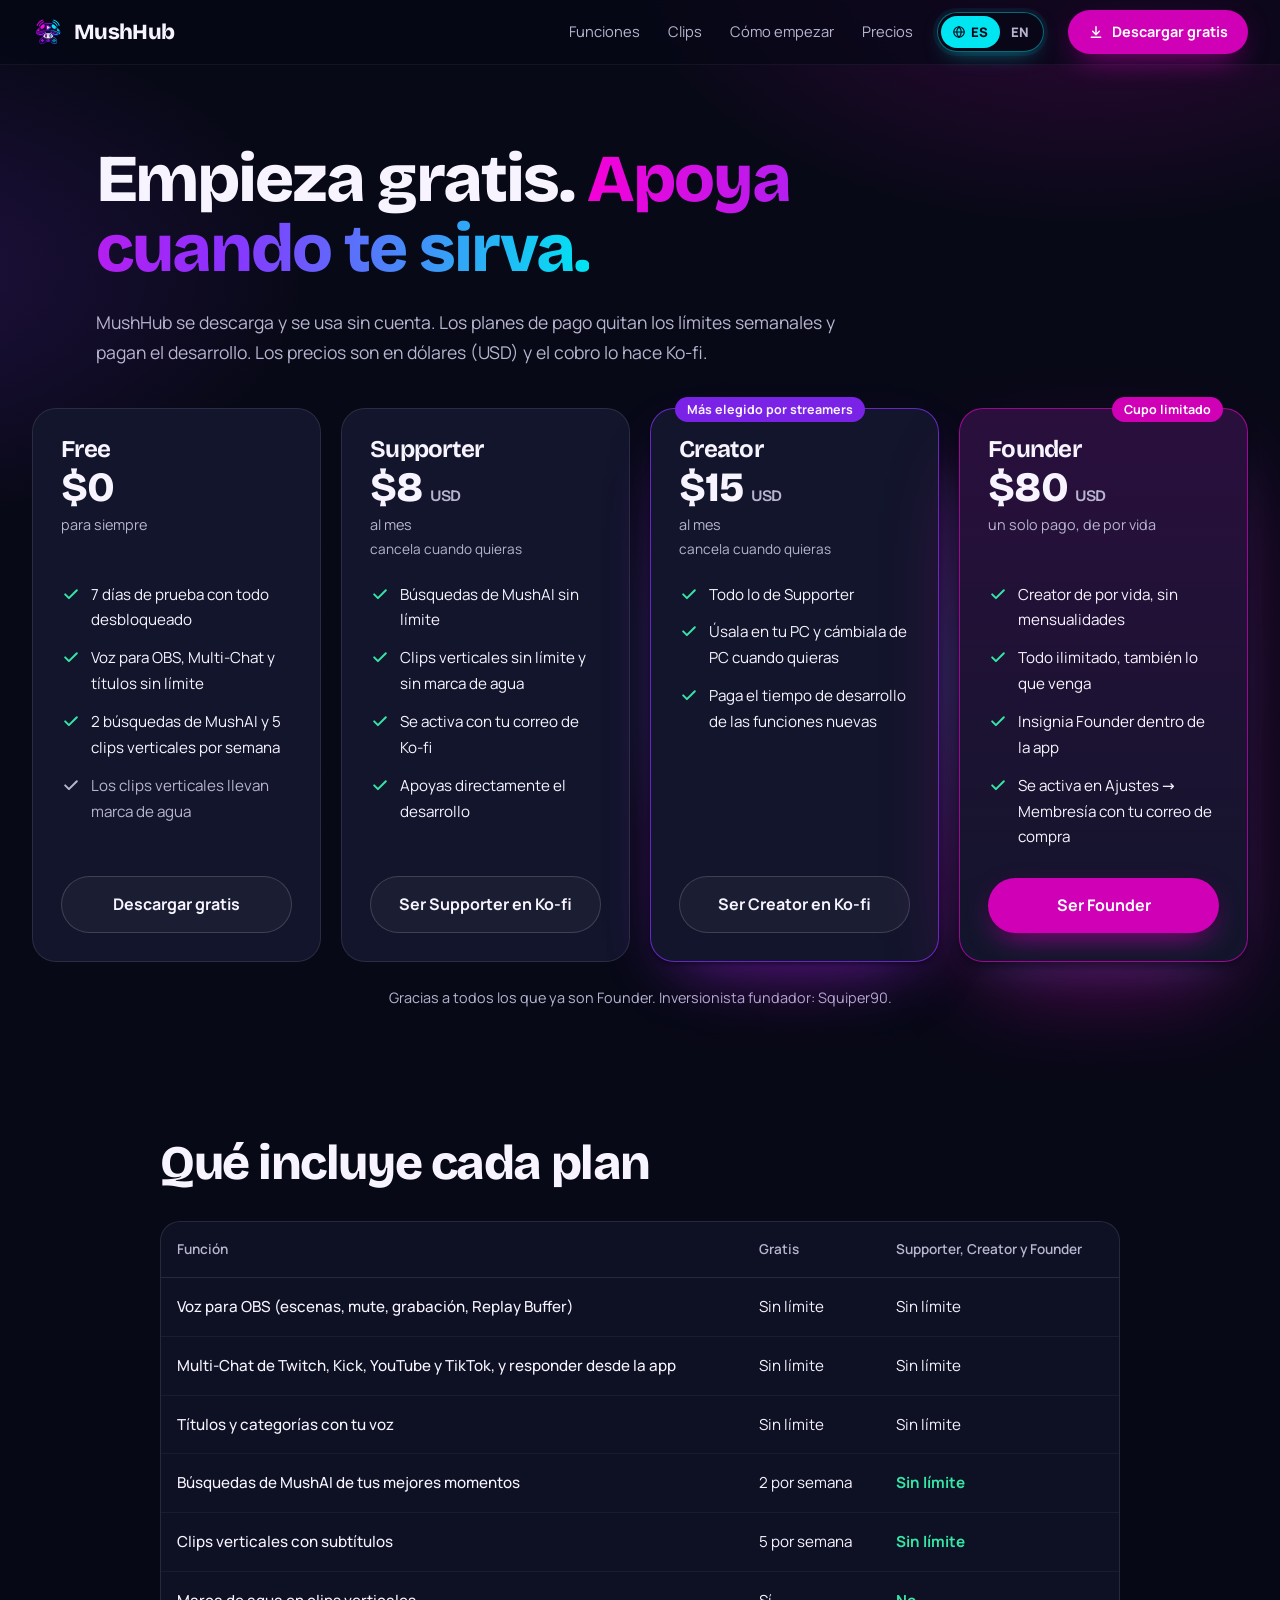
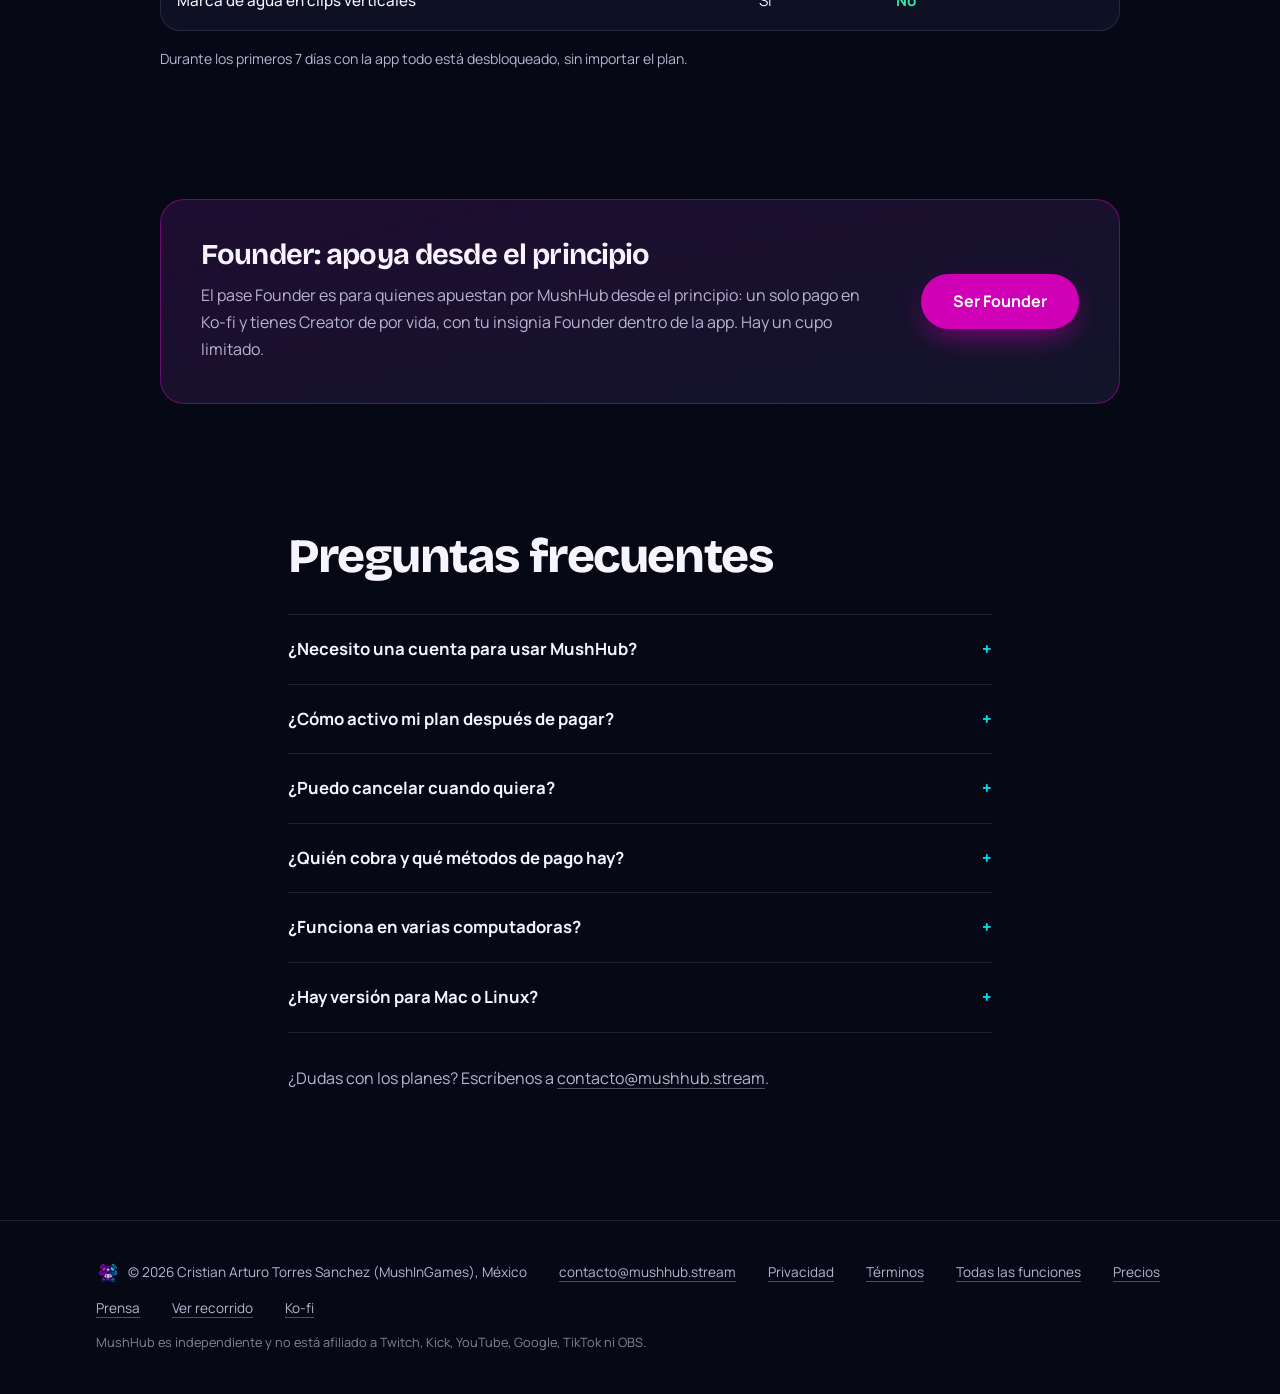
<file: precios.html>
<!doctype html>
<html lang="es">
<head>
<meta charset="utf-8">
<meta name="viewport" content="width=device-width, initial-scale=1, viewport-fit=cover">
<meta http-equiv="Content-Security-Policy" content="default-src 'none'; script-src 'self' https://static.cloudflareinsights.com; style-src 'self' 'unsafe-inline'; img-src 'self' data:; media-src 'self'; font-src 'self'; connect-src 'self' https://api.github.com https://cloudflareinsights.com; base-uri 'none'; form-action 'none'; object-src 'none'">
<meta name="referrer" content="strict-origin-when-cross-origin">
<meta name="theme-color" content="#070816">
<title>Precios · MushHub</title>
<meta name="description" content="MushHub es gratis en lo esencial. Supporter 8 USD al mes, Creator 15 USD al mes y Founder, un solo pago de 80 USD de por vida.">
<meta name="google-site-verification" content="bBZTPU-O9ZbYJQEVnWMh1CvNa7jzeLbNc9bMLateqUU">
<link rel="canonical" href="https://mushhub.stream/precios.html">
<link rel="alternate" hreflang="es" href="https://mushhub.stream/precios.html">
<link rel="alternate" hreflang="en" href="https://mushhub.stream/pricing.html">
<link rel="alternate" hreflang="x-default" href="https://mushhub.stream/pricing.html">
<meta property="og:type" content="website">
<meta property="og:site_name" content="MushHub">
<meta property="og:title" content="Precios · MushHub">
<meta property="og:description" content="MushHub es gratis en lo esencial. Supporter 8 USD al mes, Creator 15 USD al mes y Founder, un solo pago de 80 USD de por vida.">
<meta property="og:image" content="https://mushhub.stream/media/clip-a.webp">
<meta property="og:url" content="https://mushhub.stream/precios.html">
<meta property="og:locale" content="es_MX">
<meta name="twitter:card" content="summary_large_image">

<link rel="icon" href="media/icon.png">
<link rel="preload" href="fonts/bricolage-latin.woff2" as="font" type="font/woff2" crossorigin>
<link rel="preload" href="fonts/manrope-latin.woff2" as="font" type="font/woff2" crossorigin>
<link rel="stylesheet" href="site.css?v=ca63c5a0">
<script type="application/ld+json">{"@context":"https://schema.org","@graph":[{"@type":"SoftwareApplication","name":"MushHub","operatingSystem":"Windows 10, Windows 11","applicationCategory":"MultimediaApplication","description":"MushHub conecta OBS con Twitch, Kick, YouTube y TikTok, junta tu chat, prepara tus títulos con la voz y guarda tus mejores jugadas. Gratis para Windows.","url":"https://mushhub.stream/","inLanguage":"es","image":"https://mushhub.stream/media/icon.png","publisher":{"@type":"Person","name":"Cristian Arturo Torres Sanchez (MushInGames)"},"offers":[{"@type":"Offer","name":"Free","price":"0","priceCurrency":"USD"},{"@type":"Offer","name":"Founder","price":"80","priceCurrency":"USD","url":"https://ko-fi.com/s/0e9e45dc4e"}]}]}</script>
</head>
<body class="font-body antialiased">
<a href="#contenido" class="skip">Saltar al contenido</a>
<div class="atmos" aria-hidden="true"></div>
<div class="grain" aria-hidden="true"></div>
<svg width="0" height="0" class="absolute" aria-hidden="true">
  <symbol id="i-twitch" viewBox="0 0 24 24"><path fill="currentColor" d="M11.571 4.714h1.715v5.143H11.57zm4.715 0H18v5.143h-1.714zM6 0L1.714 4.286v15.428h5.143V24l4.286-4.286h3.428L22.286 12V0zm14.571 11.143l-3.428 3.428h-3.429l-3 3v-3H6.857V1.714h13.714Z"/></symbol>
  <symbol id="i-kick" viewBox="0 0 24 24"><path fill="currentColor" d="M1.333 0h8v5.333H12V2.667h2.667V0h8v8H20v2.667h-2.667v2.666H20V16h2.667v8h-8v-2.667H12v-2.666H9.333V24h-8Z"/></symbol>
  <symbol id="i-youtube" viewBox="0 0 24 24"><path fill="currentColor" d="M23.498 6.186a3.016 3.016 0 0 0-2.122-2.136C19.505 3.545 12 3.545 12 3.545s-7.505 0-9.377.505A3.017 3.017 0 0 0 .502 6.186C0 8.07 0 12 0 12s0 3.930.502 5.814a3.016 3.016 0 0 0 2.122 2.136c1.871.505 9.376.505 9.376.505s7.505 0 9.377-.505a3.015 3.015 0 0 0 2.122-2.136C24 15.930 24 12 24 12s0-3.930-.502-5.814zM9.545 15.568V8.432L15.818 12l-6.273 3.568z"/></symbol>
  <symbol id="i-tiktok" viewBox="0 0 24 24"><path fill="currentColor" d="M12.525.02c1.310-.02 2.610-.01 3.910-.02.08 1.530.63 3.090 1.750 4.170 1.120 1.110 2.700 1.620 4.240 1.790v4.030c-1.440-.05-2.890-.35-4.200-.97-.57-.26-1.100-.59-1.620-.93-.01 2.920.01 5.840-.02 8.750-.08 1.400-.54 2.790-1.350 3.940-1.310 1.920-3.580 3.170-5.910 3.210-1.430.08-2.860-.31-4.080-1.030-2.020-1.190-3.440-3.370-3.650-5.710-.02-.5-.03-1-.01-1.490.18-1.900 1.120-3.720 2.580-4.960 1.660-1.440 3.980-2.130 6.150-1.720.02 1.480-.04 2.960-.04 4.440-.99-.32-2.150-.23-3.020.37-.63.41-1.110 1.040-1.360 1.750-.21.51-.15 1.070-.14 1.610.24 1.640 1.820 3.020 3.500 2.870 1.120-.01 2.190-.66 2.770-1.610.19-.33.4-.67.41-1.060.1-1.790.06-3.570.07-5.360.01-4.030-.01-8.050.02-12.070z"/></symbol>
  <symbol id="i-mic" viewBox="0 0 24 24"><path fill="currentColor" d="M12 15a3.5 3.5 0 0 0 3.5-3.5v-6a3.5 3.5 0 1 0-7 0v6A3.5 3.5 0 0 0 12 15Zm6-3.5a6 6 0 0 1-12 0H4a8 8 0 0 0 7 7.94V22h2v-2.56a8 8 0 0 0 7-7.94Z"/></symbol>
  <symbol id="i-down" viewBox="0 0 24 24"><path fill="none" stroke="currentColor" stroke-width="2.2" stroke-linecap="round" stroke-linejoin="round" d="M12 4v12m0 0-5-5m5 5 5-5M5 20h14"/></symbol>
  <symbol id="i-check" viewBox="0 0 24 24"><path fill="none" stroke="currentColor" stroke-width="2.4" stroke-linecap="round" stroke-linejoin="round" d="m5 12.5 4.5 4.5L19 7.5"/></symbol>
  <symbol id="i-play" viewBox="0 0 24 24"><path fill="currentColor" d="M8 5.5v13l11-6.5z"/></symbol>
  <symbol id="i-globe" viewBox="0 0 24 24"><g fill="none" stroke="currentColor" stroke-width="2" stroke-linecap="round"><circle cx="12" cy="12" r="9"/><path d="M3 12h18M12 3c2.5 2.6 3.8 5.6 3.8 9s-1.3 6.4-3.8 9c-2.5-2.6-3.8-5.6-3.8-9S9.5 5.6 12 3Z"/></g></symbol>
  <symbol id="i-spark" viewBox="0 0 24 24"><path fill="currentColor" d="M12 2l2.1 6.4L20.5 10l-6.4 2.1L12 18.5l-2.1-6.4L3.5 10l6.4-1.6Zm7 12 1 3 3 1-3 1-1 3-1-3-3-1 3-1Z"/></symbol>
  <symbol id="i-scissors" viewBox="0 0 24 24"><g fill="none" stroke="currentColor" stroke-width="2" stroke-linecap="round"><circle cx="6" cy="6" r="3"/><circle cx="6" cy="18" r="3"/><path d="M8.6 7.6 20 18M8.6 16.4 20 6"/></g></symbol>
  <symbol id="i-live" viewBox="0 0 24 24"><g fill="none" stroke="currentColor" stroke-width="2" stroke-linecap="round"><circle cx="12" cy="12" r="2.5" fill="currentColor"/><path d="M7.8 7.8a6 6 0 0 0 0 8.4M16.2 7.8a6 6 0 0 1 0 8.4M4.9 4.9a10 10 0 0 0 0 14.2M19.1 4.9a10 10 0 0 1 0 14.2"/></g></symbol>
</svg>

<header class="sticky top-0 z-50 backdrop-blur-md bg-night/70 border-b border-white/5">
  <nav class="mx-auto max-w-7xl px-4 sm:px-8 h-16 flex items-center gap-3 sm:gap-6" aria-label="Principal">
    <a href="es.html#inicio" class="flex items-center gap-2.5 rounded-lg shrink-0">
      <img src="media/icon.png" alt="" class="w-8 h-8">
      <span class="font-display text-[1.35rem] font-extrabold hidden min-[400px]:inline">MushHub</span>
    </a>
    <div class="hidden lg:flex items-center gap-7 ml-auto text-[.92rem] text-soft">
      <a class="navlink" href="es.html#funciones">Funciones</a>
      <a class="navlink" href="es.html#clips">Clips</a>
      <a class="navlink" href="es.html#empezar">Cómo empezar</a>
      <a class="navlink" href="es.html#precios">Precios</a>
    </div>
    <div class="lang ml-auto lg:ml-0" role="group" aria-label="Idioma">
      <a href="precios.html" hreflang="es" lang="es" data-lang="es" aria-current="true"><svg class="w-3.5 h-3.5"><use href="#i-globe"/></svg>ES</a>
      <a href="pricing.html" hreflang="en" lang="en" data-lang="en" aria-current="false">EN</a>
    </div>
    <a href="https://github.com/Mushingames/MushHub-Descargas/releases" class="btn btn-main inline-flex items-center gap-2 rounded-full px-4 sm:px-5 py-2.5 text-[.9rem] font-bold shrink-0">
      <svg class="w-4 h-4"><use href="#i-down"/></svg><span class="sm:hidden">Descargar</span><span class="hidden sm:inline">Descargar gratis</span>
    </a>
  </nav>
</header>

<div id="contenido" tabindex="-1">
<main>
<section class="mx-auto max-w-6xl px-5 sm:px-8 pt-14 sm:pt-20 pb-10">
  <h1 class="font-display font-extrabold text-[clamp(2.4rem,1.3rem+3.6vw,4.2rem)] max-w-4xl">Empieza gratis. <span class="grad">Apoya cuando te sirva.</span></h1>
  <p class="mt-6 text-soft text-[1.1rem] max-w-3xl">MushHub se descarga y se usa sin cuenta. Los planes de pago quitan los límites semanales y pagan el desarrollo. Los precios son en dólares (USD) y el cobro lo hace Ko-fi.</p>
</section>

<section class="mx-auto max-w-7xl px-5 sm:px-8 pb-sec" aria-label="Qué incluye cada plan">
  <div class="grid sm:grid-cols-2 xl:grid-cols-4 gap-5 items-stretch">
    <article class="plan rounded-[24px] bg-deck border border-white/10 p-7 flex flex-col">
      <h2 class="font-display font-bold text-[1.5rem]">Free</h2>
      <p class="mt-1 font-display font-extrabold text-[2.6rem] leading-none">$0</p>
      <p class="mt-1 text-soft text-[.9rem]">para siempre</p>
      <p class="min-h-[1.5rem]"></p>
      <ul class="mt-5 space-y-3 text-[.95rem] flex-1">
        <li class="flex gap-2.5"><svg class="w-5 h-5 text-ok shrink-0 mt-0.5" aria-hidden="true"><use href="#i-check"/></svg>7 días de prueba con todo desbloqueado</li>
        <li class="flex gap-2.5"><svg class="w-5 h-5 text-ok shrink-0 mt-0.5" aria-hidden="true"><use href="#i-check"/></svg>Voz para OBS, Multi-Chat y títulos sin límite</li>
        <li class="flex gap-2.5"><svg class="w-5 h-5 text-ok shrink-0 mt-0.5" aria-hidden="true"><use href="#i-check"/></svg>2 búsquedas de MushAI y 5 clips verticales por semana</li>
        <li class="flex gap-2.5 text-soft"><svg class="w-5 h-5 text-soft shrink-0 mt-0.5" aria-hidden="true"><use href="#i-check"/></svg>Los clips verticales llevan marca de agua</li>
      </ul>
      <a href="https://github.com/Mushingames/MushHub-Descargas/releases" class="btn btn-ghost mt-7 text-center rounded-full py-3.5 font-bold">Descargar gratis</a>
    </article>

    <article class="plan rounded-[24px] bg-deck border border-white/10 p-7 flex flex-col">
      <h2 class="font-display font-bold text-[1.5rem]">Supporter</h2>
      <p class="mt-1 font-display font-extrabold text-[2.6rem] leading-none">$8 <span class="text-[1rem] font-semibold text-soft">USD</span></p>
      <p class="mt-1 text-soft text-[.9rem]">al mes</p>
      <p class="text-soft text-[.85rem] min-h-[1.5rem]">cancela cuando quieras</p>
      <ul class="mt-5 space-y-3 text-[.95rem] flex-1">
        <li class="flex gap-2.5"><svg class="w-5 h-5 text-ok shrink-0 mt-0.5" aria-hidden="true"><use href="#i-check"/></svg>Búsquedas de MushAI sin límite</li>
        <li class="flex gap-2.5"><svg class="w-5 h-5 text-ok shrink-0 mt-0.5" aria-hidden="true"><use href="#i-check"/></svg>Clips verticales sin límite y sin marca de agua</li>
        <li class="flex gap-2.5"><svg class="w-5 h-5 text-ok shrink-0 mt-0.5" aria-hidden="true"><use href="#i-check"/></svg>Se activa con tu correo de Ko-fi</li>
        <li class="flex gap-2.5"><svg class="w-5 h-5 text-ok shrink-0 mt-0.5" aria-hidden="true"><use href="#i-check"/></svg>Apoyas directamente el desarrollo</li>
      </ul>
      <a href="https://ko-fi.com/mushingames" class="btn btn-ghost mt-7 text-center rounded-full py-3.5 font-bold">Ser Supporter en Ko-fi</a>
    </article>

    <article class="plan relative rounded-[24px] bg-deck border border-vio/70 p-7 flex flex-col" style="box-shadow: var(--s2)">
      <span class="absolute -top-3 left-6 rounded-full bg-[#7A22E6] px-3 py-0.5 text-[.78rem] font-bold">Más elegido por streamers</span>
      <h2 class="font-display font-bold text-[1.5rem]">Creator</h2>
      <p class="mt-1 font-display font-extrabold text-[2.6rem] leading-none">$15 <span class="text-[1rem] font-semibold text-soft">USD</span></p>
      <p class="mt-1 text-soft text-[.9rem]">al mes</p>
      <p class="text-soft text-[.85rem] min-h-[1.5rem]">cancela cuando quieras</p>
      <ul class="mt-5 space-y-3 text-[.95rem] flex-1">
        <li class="flex gap-2.5"><svg class="w-5 h-5 text-ok shrink-0 mt-0.5" aria-hidden="true"><use href="#i-check"/></svg>Todo lo de Supporter</li>
        <li class="flex gap-2.5"><svg class="w-5 h-5 text-ok shrink-0 mt-0.5" aria-hidden="true"><use href="#i-check"/></svg>Úsala en tu PC y cámbiala de PC cuando quieras</li>
        <li class="flex gap-2.5"><svg class="w-5 h-5 text-ok shrink-0 mt-0.5" aria-hidden="true"><use href="#i-check"/></svg>Paga el tiempo de desarrollo de las funciones nuevas</li>
      </ul>
      <a href="https://ko-fi.com/mushingames" class="btn btn-ghost mt-7 text-center rounded-full py-3.5 font-bold">Ser Creator en Ko-fi</a>
    </article>

    <article class="plan relative rounded-[24px] p-7 flex flex-col border border-mag/60 bg-gradient-to-b from-[#2a0f3d] to-deck" style="box-shadow: var(--s3)">
      <span class="absolute -top-3 right-6 rounded-full bg-[#CF00B5] text-white px-3 py-0.5 text-[.78rem] font-bold">Cupo limitado</span>
      <h2 class="font-display font-bold text-[1.5rem]">Founder</h2>
      <p class="mt-1 font-display font-extrabold text-[2.6rem] leading-none">$80 <span class="text-[1rem] font-semibold text-soft">USD</span></p>
      <p class="mt-1 text-soft text-[.9rem]">un solo pago, de por vida</p>
      <p class="min-h-[1.5rem]"></p>
      <ul class="mt-5 space-y-3 text-[.95rem] flex-1">
        <li class="flex gap-2.5"><svg class="w-5 h-5 text-ok shrink-0 mt-0.5" aria-hidden="true"><use href="#i-check"/></svg>Creator de por vida, sin mensualidades</li>
        <li class="flex gap-2.5"><svg class="w-5 h-5 text-ok shrink-0 mt-0.5" aria-hidden="true"><use href="#i-check"/></svg>Todo ilimitado, también lo que venga</li>
        <li class="flex gap-2.5"><svg class="w-5 h-5 text-ok shrink-0 mt-0.5" aria-hidden="true"><use href="#i-check"/></svg>Insignia Founder dentro de la app</li>
        <li class="flex gap-2.5"><svg class="w-5 h-5 text-ok shrink-0 mt-0.5" aria-hidden="true"><use href="#i-check"/></svg>Se activa en Ajustes → Membresía con tu correo de compra</li>
      </ul>
      <a href="https://ko-fi.com/s/0e9e45dc4e" class="btn btn-main mt-7 text-center rounded-full py-3.5 font-bold">Ser Founder</a>
    </article>
  </div>
  <p class="mt-6 text-center text-[.9rem] text-soft">Gracias a todos los que ya son Founder. Inversionista fundador: Squiper90.</p>
</section>

<section class="mx-auto max-w-5xl px-5 sm:px-8 pb-sec" aria-labelledby="cmp">
  <h2 id="cmp" class="font-display font-extrabold text-[clamp(1.9rem,1.2rem+2.4vw,3rem)]">Qué incluye cada plan</h2>
  <div class="mt-8 overflow-x-auto rounded-[20px] border border-white/10 bg-deck/70">
    <table class="w-full text-left text-[.95rem] min-w-[34rem]">
      <thead><tr class="border-b border-white/10 text-soft text-[.85rem]">
        <th scope="col" class="p-4 font-semibold">Función</th>
        <th scope="col" class="p-4 font-semibold">Gratis</th>
        <th scope="col" class="p-4 font-semibold">Supporter, Creator y Founder</th>
      </tr></thead>
      <tbody>
        <tr class="border-b border-white/5"><th scope="row" class="p-4 font-medium">Voz para OBS (escenas, mute, grabación, Replay Buffer)</th><td class="p-4">Sin límite</td><td class="p-4">Sin límite</td></tr>
        <tr class="border-b border-white/5"><th scope="row" class="p-4 font-medium">Multi-Chat de Twitch, Kick, YouTube y TikTok, y responder desde la app</th><td class="p-4">Sin límite</td><td class="p-4">Sin límite</td></tr>
        <tr class="border-b border-white/5"><th scope="row" class="p-4 font-medium">Títulos y categorías con tu voz</th><td class="p-4">Sin límite</td><td class="p-4">Sin límite</td></tr>
        <tr class="border-b border-white/5"><th scope="row" class="p-4 font-medium">Búsquedas de MushAI de tus mejores momentos</th><td class="p-4">2 por semana</td><td class="p-4 text-ok font-bold">Sin límite</td></tr>
        <tr class="border-b border-white/5"><th scope="row" class="p-4 font-medium">Clips verticales con subtítulos</th><td class="p-4">5 por semana</td><td class="p-4 text-ok font-bold">Sin límite</td></tr>
        <tr><th scope="row" class="p-4 font-medium">Marca de agua en clips verticales</th><td class="p-4">Sí</td><td class="p-4 text-ok font-bold">No</td></tr>
      </tbody>
    </table>
  </div>
  <p class="mt-4 text-[.88rem] text-soft">Durante los primeros 7 días con la app todo está desbloqueado, sin importar el plan.</p>
</section>

<section class="mx-auto max-w-5xl px-5 sm:px-8 pb-sec">
  <div class="rounded-[24px] border border-mag/40 bg-gradient-to-br from-[#2a0f3d]/70 to-deck p-7 sm:p-10 grid md:grid-cols-[1fr_auto] gap-6 items-center">
    <div><h2 class="font-display font-bold text-[1.8rem]">Founder: apoya desde el principio</h2><p class="mt-3 text-soft max-w-2xl">El pase Founder es para quienes apuestan por MushHub desde el principio: un solo pago en Ko-fi y tienes Creator de por vida, con tu insignia Founder dentro de la app. Hay un cupo limitado.</p></div>
    <a href="https://ko-fi.com/s/0e9e45dc4e" class="btn btn-main text-center rounded-full px-8 py-3.5 font-bold">Ser Founder</a>
  </div>
</section>

<section class="mx-auto max-w-3xl px-5 sm:px-8 pb-sec" aria-labelledby="faq">
  <h2 id="faq" class="font-display font-extrabold text-[clamp(1.9rem,1.2rem+2.4vw,3rem)]">Preguntas frecuentes</h2>
  <div class="mt-8 divide-y divide-white/10 border-y border-white/10">
    <details class="faq py-5"><summary class="cursor-pointer font-bold text-[1.05rem]">¿Necesito una cuenta para usar MushHub?</summary><p class="mt-3 text-soft">No. Descargas, instalas y usas la versión gratis sin crear nada. Solo necesitas correo si compras un plan, para activarlo.</p></details>
    <details class="faq py-5"><summary class="cursor-pointer font-bold text-[1.05rem]">¿Cómo activo mi plan después de pagar?</summary><p class="mt-3 text-soft">En MushHub abre Ajustes → Membresía, pulsa "Ya soy miembro" y escribe el mismo correo que usaste en Ko-fi. Te llega un código de 6 números y listo.</p></details>
    <details class="faq py-5"><summary class="cursor-pointer font-bold text-[1.05rem]">¿Puedo cancelar cuando quiera?</summary><p class="mt-3 text-soft">Sí. Las membresías mensuales se cancelan desde Ko-fi. Al terminar el periodo pagado, MushHub vuelve a la versión gratis y tus clips y ajustes se quedan en tu PC.</p></details>
    <details class="faq py-5"><summary class="cursor-pointer font-bold text-[1.05rem]">¿Quién cobra y qué métodos de pago hay?</summary><p class="mt-3 text-soft">El pago lo procesa Ko-fi con PayPal o Stripe. MushHub no recibe ni guarda datos de tarjeta.</p></details>
    <details class="faq py-5"><summary class="cursor-pointer font-bold text-[1.05rem]">¿Funciona en varias computadoras?</summary><p class="mt-3 text-soft">Tu plan se activa en una PC a la vez. Si cambias de computadora, inicias sesión de nuevo con tu correo y se activa ahí. Si tienes dos PCs (por ejemplo, una de stream y otra de juego), instala MushHub Companion en la segunda: se conecta a tu MushHub y no necesita otra membresía.</p></details>
    <details class="faq py-5"><summary class="cursor-pointer font-bold text-[1.05rem]">¿Hay versión para Mac o Linux?</summary><p class="mt-3 text-soft">Por ahora MushHub es para Windows 10 y 11 de 64 bits. Mac está en la lista para después del lanzamiento.</p></details>
  </div>
  <p class="mt-8 text-soft">¿Dudas con los planes? Escríbenos a <a class="ulink" href="mailto:contacto@mushhub.stream">contacto@mushhub.stream</a>.</p>
</section>
</main>

</div>
<footer class="border-t border-white/10">
  <div class="mx-auto max-w-6xl px-5 sm:px-8 py-10 flex flex-wrap gap-x-8 gap-y-3 items-center text-[.85rem] text-soft">
    <span class="flex items-center gap-2"><img src="media/icon.png" alt="" class="w-6 h-6">© 2026 Cristian Arturo Torres Sanchez (MushInGames), México</span>
    <a class="ulink" href="mailto:contacto@mushhub.stream">contacto@mushhub.stream</a>
    <a class="ulink" href="https://mushhub.stream/privacidad.html#es">Privacidad</a>
    <a class="ulink" href="https://mushhub.stream/terminos.html#es">Términos</a>
    <a class="ulink" href="funciones.html">Todas las funciones</a>
    <a class="ulink" href="precios.html">Precios</a>
    <a class="ulink" href="prensa.html">Prensa</a>
    <a class="ulink" href="recorrido/">Ver recorrido</a>
    <a class="ulink" href="https://ko-fi.com/mushingames">Ko-fi</a>
    <span class="basis-full text-[.8rem] text-soft/70">MushHub es independiente y no está afiliado a Twitch, Kick, YouTube, Google, TikTok ni OBS.</span>
  </div>
</footer>

<script src="js/common.js" defer></script>
</body>
</html>
</file>
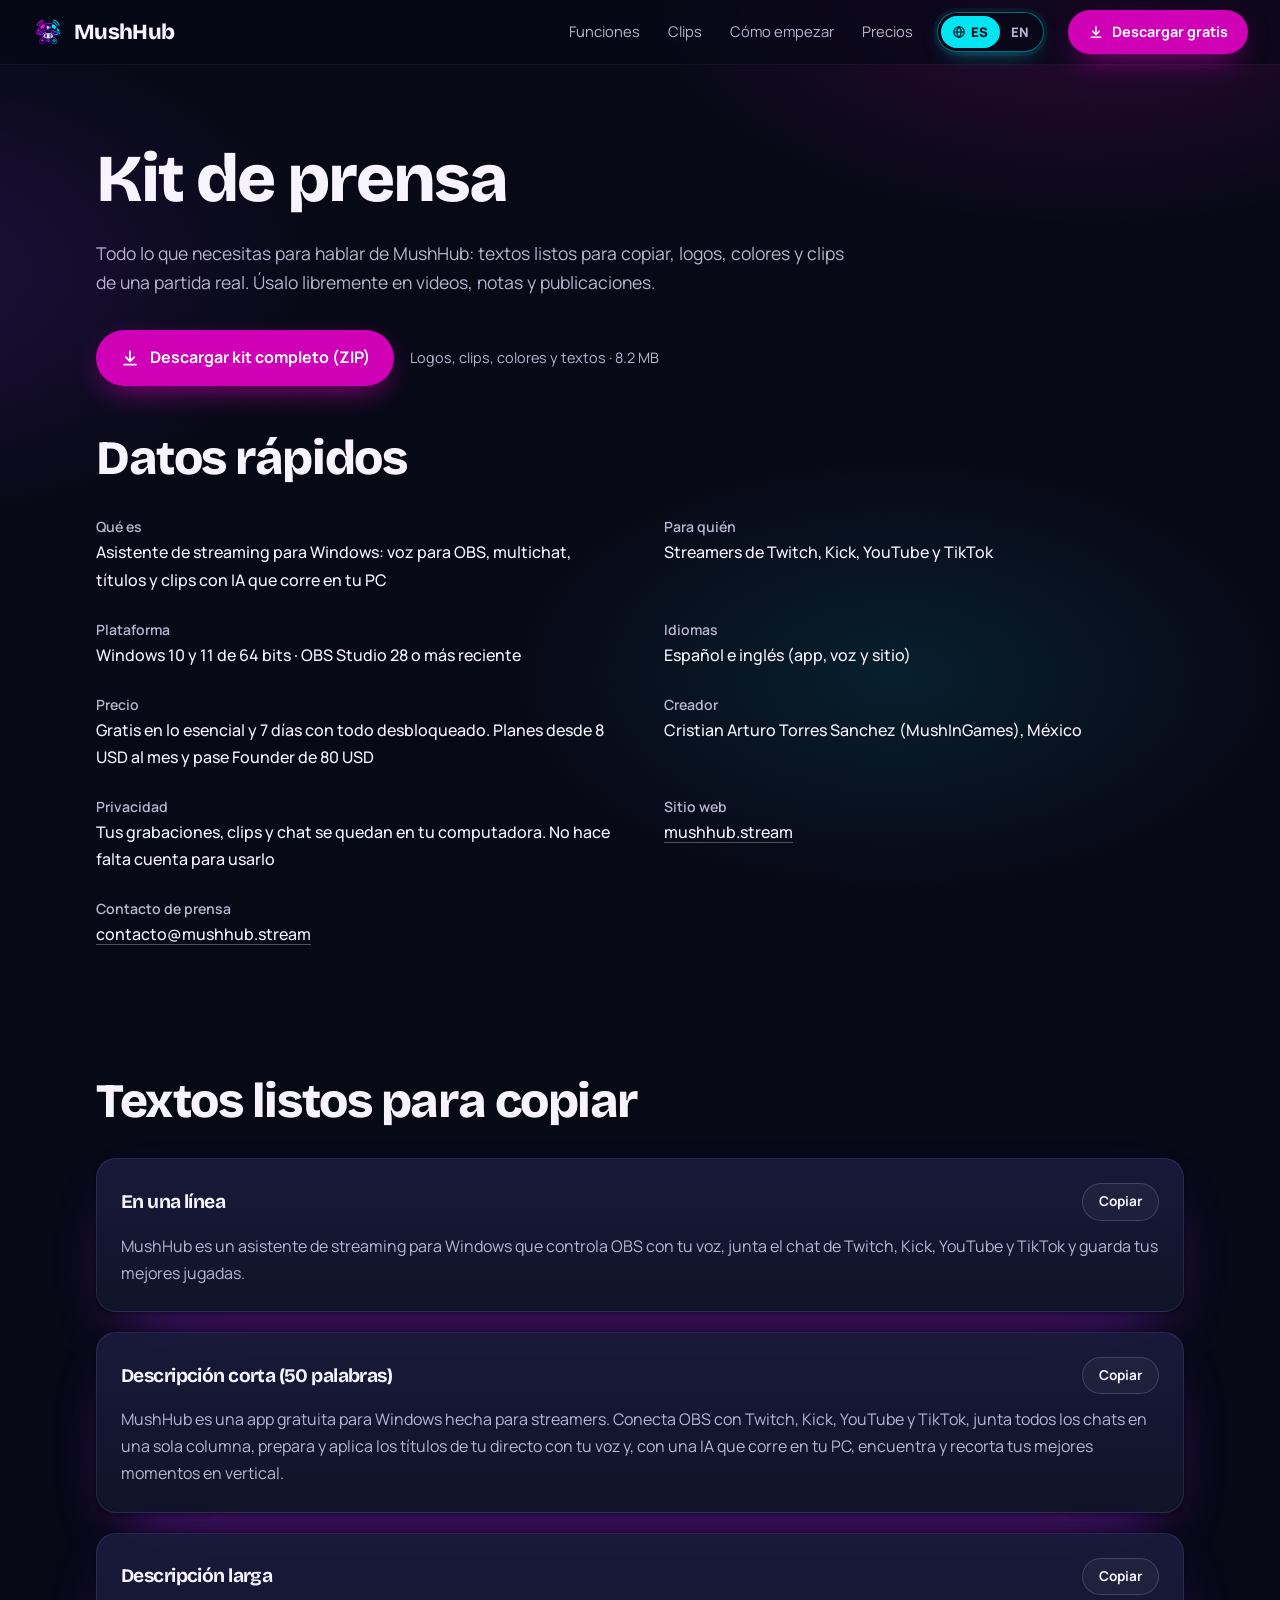
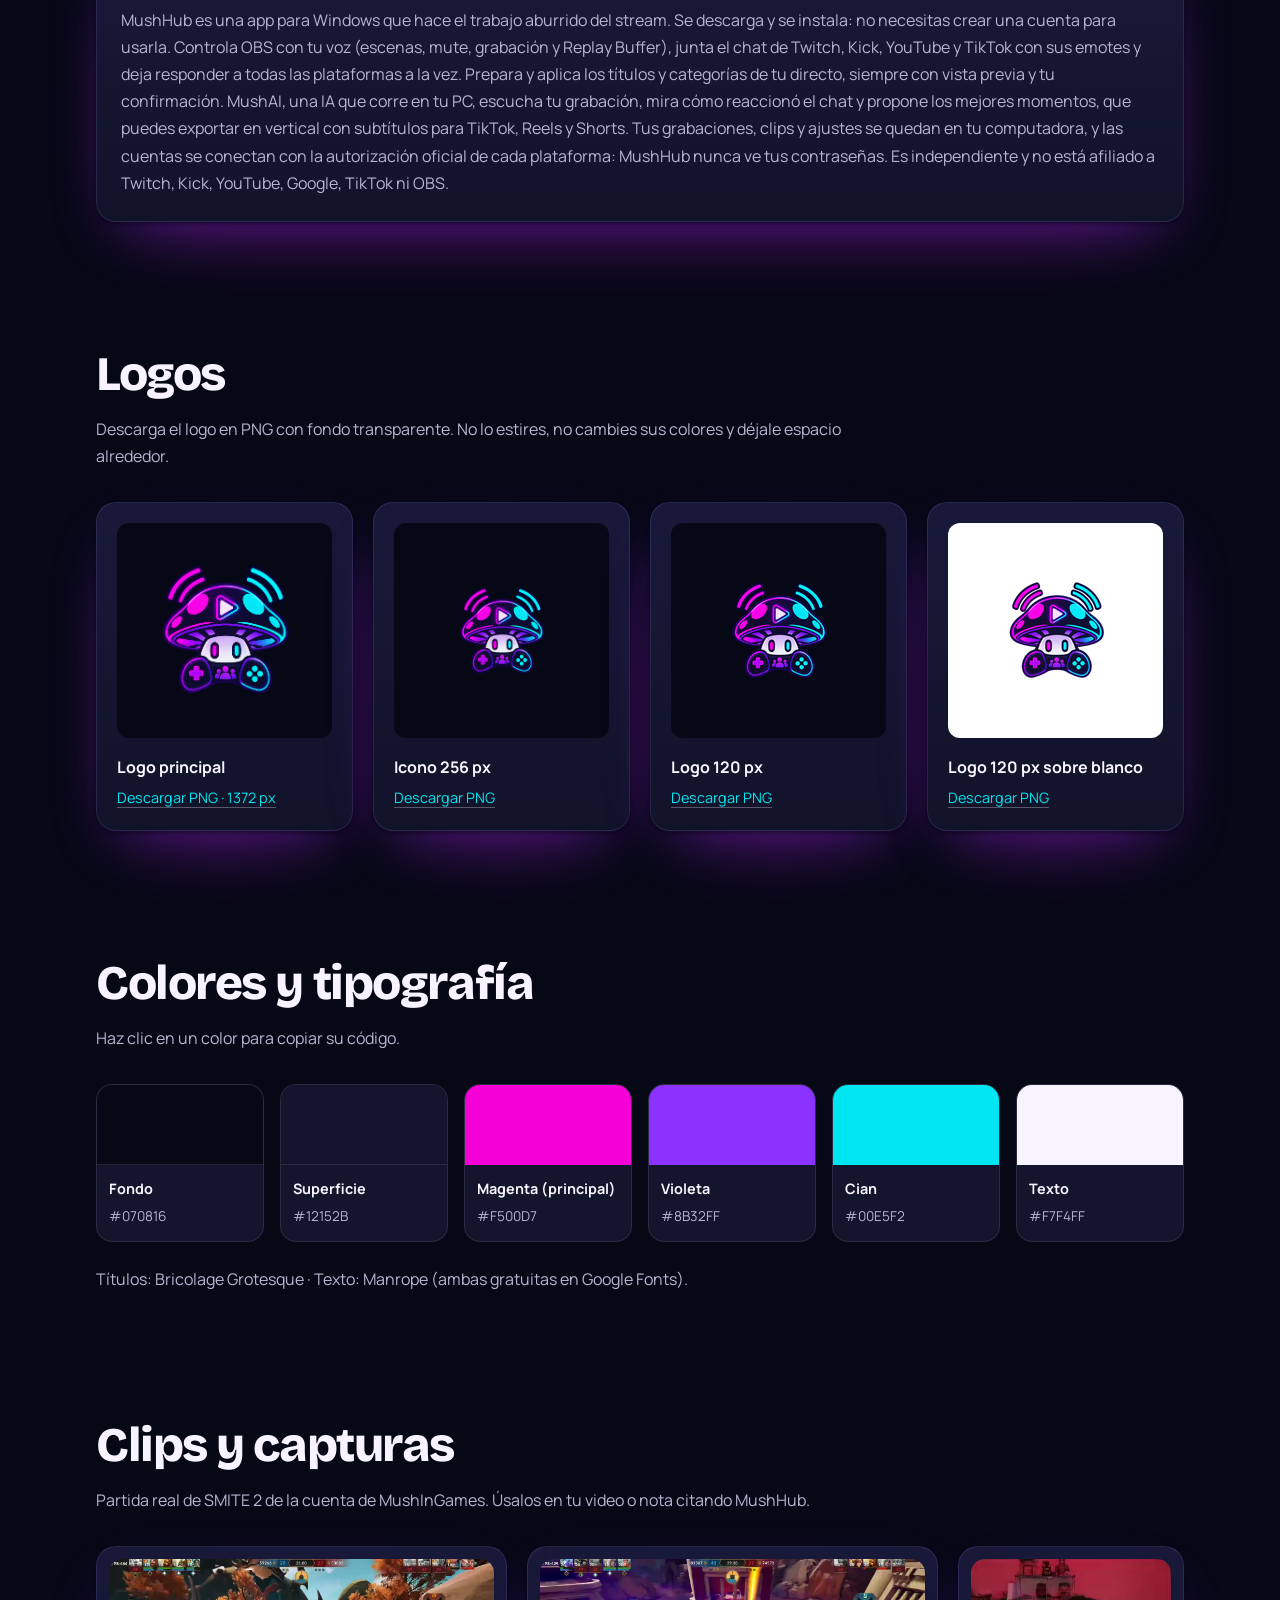
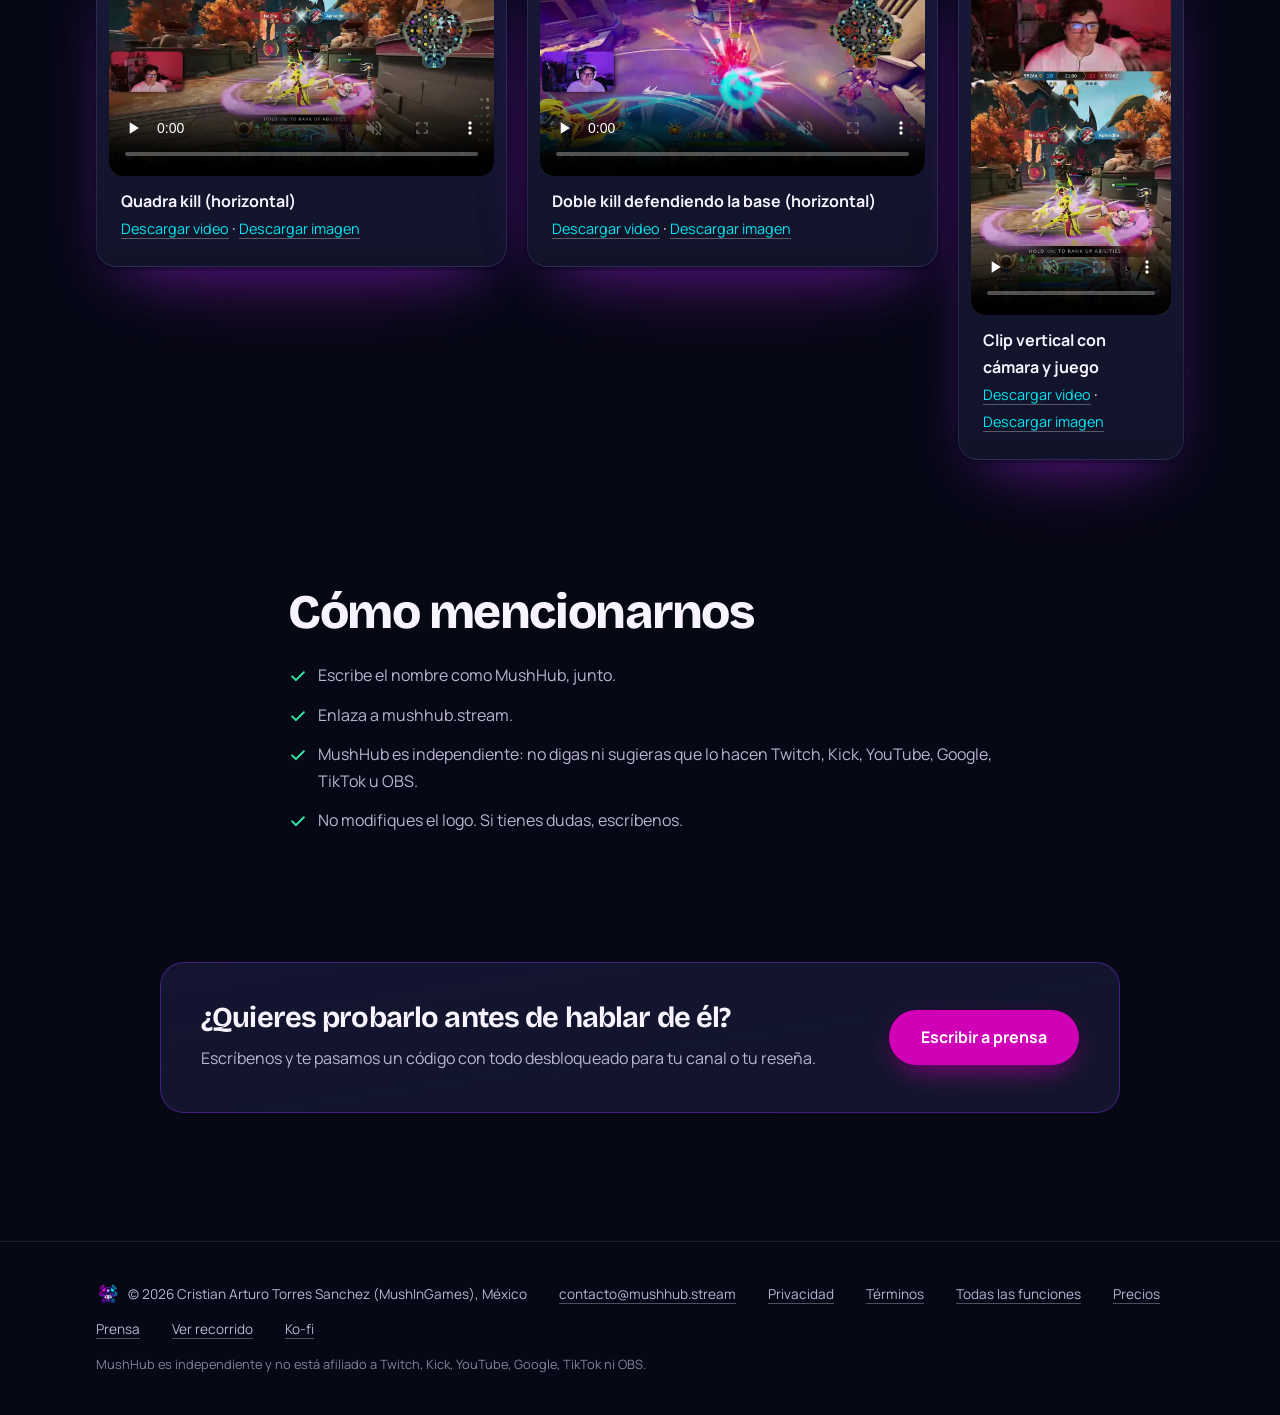
<file: prensa.html>
<!doctype html>
<html lang="es">
<head>
<meta charset="utf-8">
<meta name="viewport" content="width=device-width, initial-scale=1, viewport-fit=cover">
<meta http-equiv="Content-Security-Policy" content="default-src 'none'; script-src 'self' https://static.cloudflareinsights.com; style-src 'self' 'unsafe-inline'; img-src 'self' data:; media-src 'self'; font-src 'self'; connect-src 'self' https://api.github.com https://cloudflareinsights.com; base-uri 'none'; form-action 'none'; object-src 'none'">
<meta name="referrer" content="strict-origin-when-cross-origin">
<meta name="theme-color" content="#070816">
<title>Kit de prensa · MushHub</title>
<meta name="description" content="Logos, colores, clips, textos listos para copiar y datos de MushHub para youtubers, streamers y prensa.">
<meta name="google-site-verification" content="bBZTPU-O9ZbYJQEVnWMh1CvNa7jzeLbNc9bMLateqUU">
<link rel="canonical" href="https://mushhub.stream/prensa.html">
<link rel="alternate" hreflang="es" href="https://mushhub.stream/prensa.html">
<link rel="alternate" hreflang="en" href="https://mushhub.stream/press.html">
<link rel="alternate" hreflang="x-default" href="https://mushhub.stream/press.html">
<meta property="og:type" content="website">
<meta property="og:site_name" content="MushHub">
<meta property="og:title" content="Kit de prensa · MushHub">
<meta property="og:description" content="Logos, colores, clips, textos listos para copiar y datos de MushHub para youtubers, streamers y prensa.">
<meta property="og:image" content="https://mushhub.stream/media/clip-a.webp">
<meta property="og:url" content="https://mushhub.stream/prensa.html">
<meta property="og:locale" content="es_MX">
<meta name="twitter:card" content="summary_large_image">

<link rel="icon" href="media/icon.png">
<link rel="preload" href="fonts/bricolage-latin.woff2" as="font" type="font/woff2" crossorigin>
<link rel="preload" href="fonts/manrope-latin.woff2" as="font" type="font/woff2" crossorigin>
<link rel="stylesheet" href="site.css?v=ca63c5a0">
<script type="application/ld+json">{"@context":"https://schema.org","@graph":[{"@type":"SoftwareApplication","name":"MushHub","operatingSystem":"Windows 10, Windows 11","applicationCategory":"MultimediaApplication","description":"MushHub conecta OBS con Twitch, Kick, YouTube y TikTok, junta tu chat, prepara tus títulos con la voz y guarda tus mejores jugadas. Gratis para Windows.","url":"https://mushhub.stream/","inLanguage":"es","image":"https://mushhub.stream/media/icon.png","publisher":{"@type":"Person","name":"Cristian Arturo Torres Sanchez (MushInGames)"},"offers":[{"@type":"Offer","name":"Free","price":"0","priceCurrency":"USD"},{"@type":"Offer","name":"Founder","price":"80","priceCurrency":"USD","url":"https://ko-fi.com/s/0e9e45dc4e"}]}]}</script>
</head>
<body class="font-body antialiased">
<a href="#contenido" class="skip">Saltar al contenido</a>
<div class="atmos" aria-hidden="true"></div>
<div class="grain" aria-hidden="true"></div>
<svg width="0" height="0" class="absolute" aria-hidden="true">
  <symbol id="i-twitch" viewBox="0 0 24 24"><path fill="currentColor" d="M11.571 4.714h1.715v5.143H11.57zm4.715 0H18v5.143h-1.714zM6 0L1.714 4.286v15.428h5.143V24l4.286-4.286h3.428L22.286 12V0zm14.571 11.143l-3.428 3.428h-3.429l-3 3v-3H6.857V1.714h13.714Z"/></symbol>
  <symbol id="i-kick" viewBox="0 0 24 24"><path fill="currentColor" d="M1.333 0h8v5.333H12V2.667h2.667V0h8v8H20v2.667h-2.667v2.666H20V16h2.667v8h-8v-2.667H12v-2.666H9.333V24h-8Z"/></symbol>
  <symbol id="i-youtube" viewBox="0 0 24 24"><path fill="currentColor" d="M23.498 6.186a3.016 3.016 0 0 0-2.122-2.136C19.505 3.545 12 3.545 12 3.545s-7.505 0-9.377.505A3.017 3.017 0 0 0 .502 6.186C0 8.07 0 12 0 12s0 3.930.502 5.814a3.016 3.016 0 0 0 2.122 2.136c1.871.505 9.376.505 9.376.505s7.505 0 9.377-.505a3.015 3.015 0 0 0 2.122-2.136C24 15.930 24 12 24 12s0-3.930-.502-5.814zM9.545 15.568V8.432L15.818 12l-6.273 3.568z"/></symbol>
  <symbol id="i-tiktok" viewBox="0 0 24 24"><path fill="currentColor" d="M12.525.02c1.310-.02 2.610-.01 3.910-.02.08 1.530.63 3.090 1.750 4.170 1.120 1.110 2.700 1.620 4.240 1.790v4.030c-1.440-.05-2.890-.35-4.200-.97-.57-.26-1.100-.59-1.620-.93-.01 2.920.01 5.840-.02 8.750-.08 1.400-.54 2.790-1.350 3.940-1.310 1.920-3.580 3.170-5.910 3.210-1.430.08-2.860-.31-4.080-1.030-2.020-1.190-3.440-3.370-3.650-5.710-.02-.5-.03-1-.01-1.490.18-1.900 1.120-3.720 2.580-4.960 1.660-1.440 3.980-2.130 6.150-1.720.02 1.480-.04 2.960-.04 4.440-.99-.32-2.150-.23-3.020.37-.63.41-1.110 1.040-1.360 1.750-.21.51-.15 1.070-.14 1.610.24 1.640 1.820 3.020 3.500 2.870 1.120-.01 2.190-.66 2.770-1.610.19-.33.4-.67.41-1.060.1-1.790.06-3.570.07-5.360.01-4.030-.01-8.050.02-12.070z"/></symbol>
  <symbol id="i-mic" viewBox="0 0 24 24"><path fill="currentColor" d="M12 15a3.5 3.5 0 0 0 3.5-3.5v-6a3.5 3.5 0 1 0-7 0v6A3.5 3.5 0 0 0 12 15Zm6-3.5a6 6 0 0 1-12 0H4a8 8 0 0 0 7 7.94V22h2v-2.56a8 8 0 0 0 7-7.94Z"/></symbol>
  <symbol id="i-down" viewBox="0 0 24 24"><path fill="none" stroke="currentColor" stroke-width="2.2" stroke-linecap="round" stroke-linejoin="round" d="M12 4v12m0 0-5-5m5 5 5-5M5 20h14"/></symbol>
  <symbol id="i-check" viewBox="0 0 24 24"><path fill="none" stroke="currentColor" stroke-width="2.4" stroke-linecap="round" stroke-linejoin="round" d="m5 12.5 4.5 4.5L19 7.5"/></symbol>
  <symbol id="i-play" viewBox="0 0 24 24"><path fill="currentColor" d="M8 5.5v13l11-6.5z"/></symbol>
  <symbol id="i-globe" viewBox="0 0 24 24"><g fill="none" stroke="currentColor" stroke-width="2" stroke-linecap="round"><circle cx="12" cy="12" r="9"/><path d="M3 12h18M12 3c2.5 2.6 3.8 5.6 3.8 9s-1.3 6.4-3.8 9c-2.5-2.6-3.8-5.6-3.8-9S9.5 5.6 12 3Z"/></g></symbol>
  <symbol id="i-spark" viewBox="0 0 24 24"><path fill="currentColor" d="M12 2l2.1 6.4L20.5 10l-6.4 2.1L12 18.5l-2.1-6.4L3.5 10l6.4-1.6Zm7 12 1 3 3 1-3 1-1 3-1-3-3-1 3-1Z"/></symbol>
  <symbol id="i-scissors" viewBox="0 0 24 24"><g fill="none" stroke="currentColor" stroke-width="2" stroke-linecap="round"><circle cx="6" cy="6" r="3"/><circle cx="6" cy="18" r="3"/><path d="M8.6 7.6 20 18M8.6 16.4 20 6"/></g></symbol>
  <symbol id="i-live" viewBox="0 0 24 24"><g fill="none" stroke="currentColor" stroke-width="2" stroke-linecap="round"><circle cx="12" cy="12" r="2.5" fill="currentColor"/><path d="M7.8 7.8a6 6 0 0 0 0 8.4M16.2 7.8a6 6 0 0 1 0 8.4M4.9 4.9a10 10 0 0 0 0 14.2M19.1 4.9a10 10 0 0 1 0 14.2"/></g></symbol>
</svg>

<header class="sticky top-0 z-50 backdrop-blur-md bg-night/70 border-b border-white/5">
  <nav class="mx-auto max-w-7xl px-4 sm:px-8 h-16 flex items-center gap-3 sm:gap-6" aria-label="Principal">
    <a href="es.html#inicio" class="flex items-center gap-2.5 rounded-lg shrink-0">
      <img src="media/icon.png" alt="" class="w-8 h-8">
      <span class="font-display text-[1.35rem] font-extrabold hidden min-[400px]:inline">MushHub</span>
    </a>
    <div class="hidden lg:flex items-center gap-7 ml-auto text-[.92rem] text-soft">
      <a class="navlink" href="es.html#funciones">Funciones</a>
      <a class="navlink" href="es.html#clips">Clips</a>
      <a class="navlink" href="es.html#empezar">Cómo empezar</a>
      <a class="navlink" href="es.html#precios">Precios</a>
    </div>
    <div class="lang ml-auto lg:ml-0" role="group" aria-label="Idioma">
      <a href="prensa.html" hreflang="es" lang="es" data-lang="es" aria-current="true"><svg class="w-3.5 h-3.5"><use href="#i-globe"/></svg>ES</a>
      <a href="press.html" hreflang="en" lang="en" data-lang="en" aria-current="false">EN</a>
    </div>
    <a href="https://github.com/Mushingames/MushHub-Descargas/releases" class="btn btn-main inline-flex items-center gap-2 rounded-full px-4 sm:px-5 py-2.5 text-[.9rem] font-bold shrink-0">
      <svg class="w-4 h-4"><use href="#i-down"/></svg><span class="sm:hidden">Descargar</span><span class="hidden sm:inline">Descargar gratis</span>
    </a>
  </nav>
</header>

<div id="contenido" tabindex="-1">
<main>
<section class="mx-auto max-w-6xl px-5 sm:px-8 pt-14 sm:pt-20 pb-12">
  <h1 class="font-display font-extrabold text-[clamp(2.4rem,1.3rem+3.6vw,4.2rem)]">Kit de prensa</h1>
  <p class="mt-6 text-soft text-[1.1rem] max-w-3xl">Todo lo que necesitas para hablar de MushHub: textos listos para copiar, logos, colores y clips de una partida real. Úsalo libremente en videos, notas y publicaciones.</p>
  <div class="mt-8 flex flex-wrap items-center gap-4">
    <a href="press/mushhub-press-kit.zip" download class="btn btn-main inline-flex items-center gap-2.5 rounded-full px-6 py-3.5 font-bold"><svg class="w-5 h-5" aria-hidden="true"><use href="#i-down"/></svg>Descargar kit completo (ZIP)</a>
    <span class="text-soft text-[.9rem]">Logos, clips, colores y textos · 8.2 MB</span>
  </div>
</section>

<section class="mx-auto max-w-6xl px-5 sm:px-8 pb-sec" aria-labelledby="facts">
  <h2 id="facts" class="font-display font-extrabold text-[clamp(1.9rem,1.2rem+2.4vw,3rem)]">Datos rápidos</h2>
  <dl class="mt-8 grid md:grid-cols-2 gap-x-12 gap-y-6">
    <div><dt class="text-soft text-[.88rem] font-semibold">Qué es</dt><dd class="font-medium">Asistente de streaming para Windows: voz para OBS, multichat, títulos y clips con IA que corre en tu PC</dd></div>
    <div><dt class="text-soft text-[.88rem] font-semibold">Para quién</dt><dd class="font-medium">Streamers de Twitch, Kick, YouTube y TikTok</dd></div>
    <div><dt class="text-soft text-[.88rem] font-semibold">Plataforma</dt><dd class="font-medium">Windows 10 y 11 de 64 bits · OBS Studio 28 o más reciente</dd></div>
    <div><dt class="text-soft text-[.88rem] font-semibold">Idiomas</dt><dd class="font-medium">Español e inglés (app, voz y sitio)</dd></div>
    <div><dt class="text-soft text-[.88rem] font-semibold">Precio</dt><dd class="font-medium">Gratis en lo esencial y 7 días con todo desbloqueado. Planes desde 8 USD al mes y pase Founder de 80 USD</dd></div>
    <div><dt class="text-soft text-[.88rem] font-semibold">Creador</dt><dd class="font-medium">Cristian Arturo Torres Sanchez (MushInGames), México</dd></div>
    <div><dt class="text-soft text-[.88rem] font-semibold">Privacidad</dt><dd class="font-medium">Tus grabaciones, clips y chat se quedan en tu computadora. No hace falta cuenta para usarlo</dd></div>
    <div><dt class="text-soft text-[.88rem] font-semibold">Sitio web</dt><dd class="font-medium"><a class="ulink" href="https://mushhub.stream/">mushhub.stream</a></dd></div>
    <div><dt class="text-soft text-[.88rem] font-semibold">Contacto de prensa</dt><dd class="font-medium"><a class="ulink" href="mailto:contacto@mushhub.stream">contacto@mushhub.stream</a></dd></div>
  </dl>
</section>

<section class="mx-auto max-w-6xl px-5 sm:px-8 pb-sec" aria-labelledby="copy">
  <h2 id="copy" class="font-display font-extrabold text-[clamp(1.9rem,1.2rem+2.4vw,3rem)]">Textos listos para copiar</h2>
  <div class="mt-8 grid gap-5">
    <article class="elev rounded-[20px] p-6">
      <div class="flex items-center gap-3"><h3 class="font-display font-bold text-[1.2rem]">En una línea</h3><button type="button" class="copy btn btn-ghost ml-auto rounded-full px-4 py-1.5 text-[.85rem] font-bold" data-target="cp1" data-done="Copiado" data-label="Copiar">Copiar</button></div>
      <p id="cp1" class="mt-3 text-soft">MushHub es un asistente de streaming para Windows que controla OBS con tu voz, junta el chat de Twitch, Kick, YouTube y TikTok y guarda tus mejores jugadas.</p>
    </article>
    <article class="elev rounded-[20px] p-6">
      <div class="flex items-center gap-3"><h3 class="font-display font-bold text-[1.2rem]">Descripción corta (50 palabras)</h3><button type="button" class="copy btn btn-ghost ml-auto rounded-full px-4 py-1.5 text-[.85rem] font-bold" data-target="cp2" data-done="Copiado" data-label="Copiar">Copiar</button></div>
      <p id="cp2" class="mt-3 text-soft">MushHub es una app gratuita para Windows hecha para streamers. Conecta OBS con Twitch, Kick, YouTube y TikTok, junta todos los chats en una sola columna, prepara y aplica los títulos de tu directo con tu voz y, con una IA que corre en tu PC, encuentra y recorta tus mejores momentos en vertical.</p>
    </article>
    <article class="elev rounded-[20px] p-6">
      <div class="flex items-center gap-3"><h3 class="font-display font-bold text-[1.2rem]">Descripción larga</h3><button type="button" class="copy btn btn-ghost ml-auto rounded-full px-4 py-1.5 text-[.85rem] font-bold" data-target="cp3" data-done="Copiado" data-label="Copiar">Copiar</button></div>
      <p id="cp3" class="mt-3 text-soft">MushHub es una app para Windows que hace el trabajo aburrido del stream. Se descarga y se instala: no necesitas crear una cuenta para usarla. Controla OBS con tu voz (escenas, mute, grabación y Replay Buffer), junta el chat de Twitch, Kick, YouTube y TikTok con sus emotes y deja responder a todas las plataformas a la vez. Prepara y aplica los títulos y categorías de tu directo, siempre con vista previa y tu confirmación. MushAI, una IA que corre en tu PC, escucha tu grabación, mira cómo reaccionó el chat y propone los mejores momentos, que puedes exportar en vertical con subtítulos para TikTok, Reels y Shorts. Tus grabaciones, clips y ajustes se quedan en tu computadora, y las cuentas se conectan con la autorización oficial de cada plataforma: MushHub nunca ve tus contraseñas. Es independiente y no está afiliado a Twitch, Kick, YouTube, Google, TikTok ni OBS.</p>
    </article>
  </div>
</section>

<section class="mx-auto max-w-6xl px-5 sm:px-8 pb-sec" aria-labelledby="logos">
  <h2 id="logos" class="font-display font-extrabold text-[clamp(1.9rem,1.2rem+2.4vw,3rem)]">Logos</h2>
  <p class="mt-4 text-soft max-w-3xl">Descarga el logo en PNG con fondo transparente. No lo estires, no cambies sus colores y déjale espacio alrededor.</p>
  <div class="mt-8 grid sm:grid-cols-2 lg:grid-cols-4 gap-5">
    <figure class="elev rounded-[20px] p-5 flex flex-col"><div class="grid place-items-center rounded-xl bg-night aspect-square"><img src="press/mushhub-logo.png" alt="Logo principal" width="1372" height="1372" loading="lazy" class="w-3/4 h-auto"></div><figcaption class="mt-4 font-bold">Logo principal</figcaption><a class="ulink mt-1 text-[.9rem] text-cy" href="press/mushhub-logo.png" download>Descargar PNG · 1372 px</a></figure>
    <figure class="elev rounded-[20px] p-5 flex flex-col"><div class="grid place-items-center rounded-xl bg-night aspect-square"><img src="press/mushhub-icon-256.png" alt="Icono 256 px" width="256" height="256" loading="lazy" class="w-1/2 h-auto"></div><figcaption class="mt-4 font-bold">Icono 256 px</figcaption><a class="ulink mt-1 text-[.9rem] text-cy" href="press/mushhub-icon-256.png" download>Descargar PNG</a></figure>
    <figure class="elev rounded-[20px] p-5 flex flex-col"><div class="grid place-items-center rounded-xl bg-night aspect-square"><img src="press/mushhub-logo-120.png" alt="Logo 120 px" width="120" height="120" loading="lazy"></div><figcaption class="mt-4 font-bold">Logo 120 px</figcaption><a class="ulink mt-1 text-[.9rem] text-cy" href="press/mushhub-logo-120.png" download>Descargar PNG</a></figure>
    <figure class="elev rounded-[20px] p-5 flex flex-col"><div class="grid place-items-center rounded-xl bg-white aspect-square"><img src="press/mushhub-logo-120-white.png" alt="Logo 120 px sobre blanco" width="120" height="120" loading="lazy"></div><figcaption class="mt-4 font-bold">Logo 120 px sobre blanco</figcaption><a class="ulink mt-1 text-[.9rem] text-cy" href="press/mushhub-logo-120-white.png" download>Descargar PNG</a></figure>
  </div>
</section>

<section class="mx-auto max-w-6xl px-5 sm:px-8 pb-sec" aria-labelledby="colors">
  <h2 id="colors" class="font-display font-extrabold text-[clamp(1.9rem,1.2rem+2.4vw,3rem)]">Colores y tipografía</h2>
  <p class="mt-4 text-soft">Haz clic en un color para copiar su código.</p>
  <div class="mt-8 grid grid-cols-2 sm:grid-cols-3 lg:grid-cols-6 gap-4">
    <button type="button" class="swatch copy-color text-left rounded-2xl border border-white/10 overflow-hidden bg-deck" data-hex="#070816" data-done="Copiado"><span class="block h-20 bg-night border-b border-white/10"></span><span class="block p-3"><b class="block text-[.9rem]">Fondo</b><span class="text-soft text-[.85rem] hex">#070816</span></span></button>
    <button type="button" class="swatch copy-color text-left rounded-2xl border border-white/10 overflow-hidden bg-deck" data-hex="#12152B" data-done="Copiado"><span class="block h-20 bg-deck border-b border-white/10"></span><span class="block p-3"><b class="block text-[.9rem]">Superficie</b><span class="text-soft text-[.85rem] hex">#12152B</span></span></button>
    <button type="button" class="swatch copy-color text-left rounded-2xl border border-white/10 overflow-hidden bg-deck" data-hex="#F500D7" data-done="Copiado"><span class="block h-20 bg-mag"></span><span class="block p-3"><b class="block text-[.9rem]">Magenta (principal)</b><span class="text-soft text-[.85rem] hex">#F500D7</span></span></button>
    <button type="button" class="swatch copy-color text-left rounded-2xl border border-white/10 overflow-hidden bg-deck" data-hex="#8B32FF" data-done="Copiado"><span class="block h-20 bg-vio"></span><span class="block p-3"><b class="block text-[.9rem]">Violeta</b><span class="text-soft text-[.85rem] hex">#8B32FF</span></span></button>
    <button type="button" class="swatch copy-color text-left rounded-2xl border border-white/10 overflow-hidden bg-deck" data-hex="#00E5F2" data-done="Copiado"><span class="block h-20 bg-cy"></span><span class="block p-3"><b class="block text-[.9rem]">Cian</b><span class="text-soft text-[.85rem] hex">#00E5F2</span></span></button>
    <button type="button" class="swatch copy-color text-left rounded-2xl border border-white/10 overflow-hidden bg-deck" data-hex="#F7F4FF" data-done="Copiado"><span class="block h-20 bg-ink"></span><span class="block p-3"><b class="block text-[.9rem]">Texto</b><span class="text-soft text-[.85rem] hex">#F7F4FF</span></span></button>
  </div>
  <p class="mt-6 text-soft">Títulos: Bricolage Grotesque · Texto: Manrope (ambas gratuitas en Google Fonts).</p>
</section>

<section class="mx-auto max-w-6xl px-5 sm:px-8 pb-sec" aria-labelledby="media">
  <h2 id="media" class="font-display font-extrabold text-[clamp(1.9rem,1.2rem+2.4vw,3rem)]">Clips y capturas</h2>
  <p class="mt-4 text-soft max-w-3xl">Partida real de SMITE 2 de la cuenta de MushInGames. Úsalos en tu video o nota citando MushHub.</p>
  <div class="mt-8 grid md:grid-cols-[1fr_1fr_.55fr] gap-5 items-start">
    <figure class="elev rounded-[20px] p-3"><div class="media rounded-[14px] aspect-video"><video src="media/clip-a.mp4" poster="media/clip-a.webp" controls muted loop playsinline preload="none" aria-label="Quadra kill (horizontal)"></video></div><figcaption class="p-3"><b>Quadra kill (horizontal)</b><br><a class="ulink text-cy text-[.9rem]" href="media/clip-a.mp4" download>Descargar video</a> · <a class="ulink text-cy text-[.9rem]" href="media/clip-a.webp" download>Descargar imagen</a></figcaption></figure>
    <figure class="elev rounded-[20px] p-3"><div class="media rounded-[14px] aspect-video"><video src="media/clip-b.mp4" poster="media/clip-b.webp" controls muted loop playsinline preload="none" aria-label="Doble kill defendiendo la base (horizontal)"></video></div><figcaption class="p-3"><b>Doble kill defendiendo la base (horizontal)</b><br><a class="ulink text-cy text-[.9rem]" href="media/clip-b.mp4" download>Descargar video</a> · <a class="ulink text-cy text-[.9rem]" href="media/clip-b.webp" download>Descargar imagen</a></figcaption></figure>
    <figure class="elev rounded-[20px] p-3"><div class="media rounded-[14px] aspect-[9/16]"><video src="media/clip-v.mp4" poster="media/clip-v.webp" controls muted loop playsinline preload="none" aria-label="Clip vertical con cámara y juego"></video></div><figcaption class="p-3"><b>Clip vertical con cámara y juego</b><br><a class="ulink text-cy text-[.9rem]" href="media/clip-v.mp4" download>Descargar video</a> · <a class="ulink text-cy text-[.9rem]" href="media/clip-v.webp" download>Descargar imagen</a></figcaption></figure>
  </div>
</section>

<section class="mx-auto max-w-3xl px-5 sm:px-8 pb-sec" aria-labelledby="use">
  <h2 id="use" class="font-display font-extrabold text-[clamp(1.9rem,1.2rem+2.4vw,3rem)]">Cómo mencionarnos</h2>
  <ul class="mt-6 space-y-3 text-soft">
    <li class="flex gap-2.5"><svg class="w-5 h-5 text-ok shrink-0 mt-1" aria-hidden="true"><use href="#i-check"/></svg>Escribe el nombre como MushHub, junto.</li>
    <li class="flex gap-2.5"><svg class="w-5 h-5 text-ok shrink-0 mt-1" aria-hidden="true"><use href="#i-check"/></svg>Enlaza a mushhub.stream.</li>
    <li class="flex gap-2.5"><svg class="w-5 h-5 text-ok shrink-0 mt-1" aria-hidden="true"><use href="#i-check"/></svg>MushHub es independiente: no digas ni sugieras que lo hacen Twitch, Kick, YouTube, Google, TikTok u OBS.</li>
    <li class="flex gap-2.5"><svg class="w-5 h-5 text-ok shrink-0 mt-1" aria-hidden="true"><use href="#i-check"/></svg>No modifiques el logo. Si tienes dudas, escríbenos.</li>
  </ul>
</section>

<section class="mx-auto max-w-5xl px-5 sm:px-8 pb-sec">
  <div class="rounded-[24px] border border-vio/40 bg-gradient-to-br from-lift/70 to-deck p-7 sm:p-10 grid md:grid-cols-[1fr_auto] gap-6 items-center">
    <div><h2 class="font-display font-bold text-[1.8rem]">¿Quieres probarlo antes de hablar de él?</h2><p class="mt-3 text-soft max-w-2xl">Escríbenos y te pasamos un código con todo desbloqueado para tu canal o tu reseña.</p></div>
    <a href="mailto:contacto@mushhub.stream?subject=MushHub%20press" class="btn btn-main text-center rounded-full px-8 py-3.5 font-bold">Escribir a prensa</a>
  </div>
</section>
</main>

</div>
<footer class="border-t border-white/10">
  <div class="mx-auto max-w-6xl px-5 sm:px-8 py-10 flex flex-wrap gap-x-8 gap-y-3 items-center text-[.85rem] text-soft">
    <span class="flex items-center gap-2"><img src="media/icon.png" alt="" class="w-6 h-6">© 2026 Cristian Arturo Torres Sanchez (MushInGames), México</span>
    <a class="ulink" href="mailto:contacto@mushhub.stream">contacto@mushhub.stream</a>
    <a class="ulink" href="https://mushhub.stream/privacidad.html#es">Privacidad</a>
    <a class="ulink" href="https://mushhub.stream/terminos.html#es">Términos</a>
    <a class="ulink" href="funciones.html">Todas las funciones</a>
    <a class="ulink" href="precios.html">Precios</a>
    <a class="ulink" href="prensa.html">Prensa</a>
    <a class="ulink" href="recorrido/">Ver recorrido</a>
    <a class="ulink" href="https://ko-fi.com/mushingames">Ko-fi</a>
    <span class="basis-full text-[.8rem] text-soft/70">MushHub es independiente y no está afiliado a Twitch, Kick, YouTube, Google, TikTok ni OBS.</span>
  </div>
</footer>

<script src="js/common.js" defer></script>
<script src="js/press.js" defer></script>
</body>
</html>
</file>
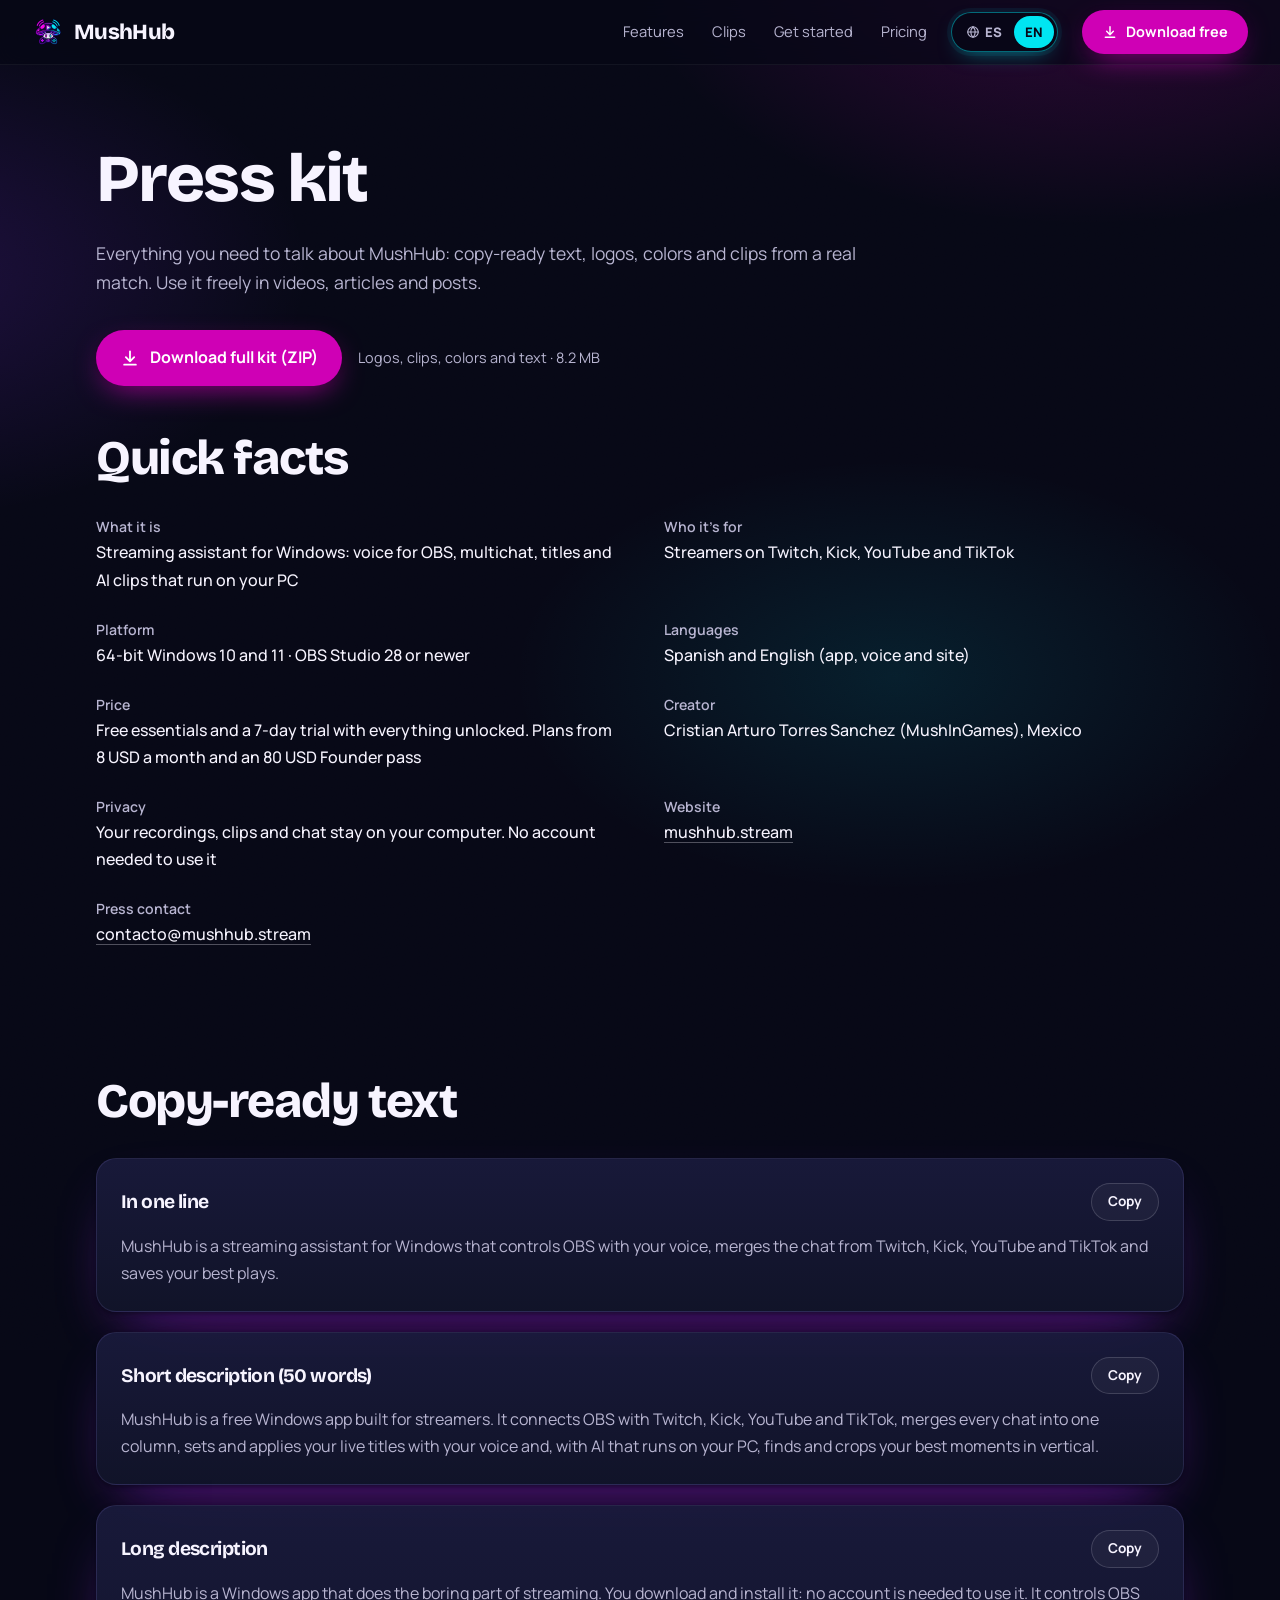
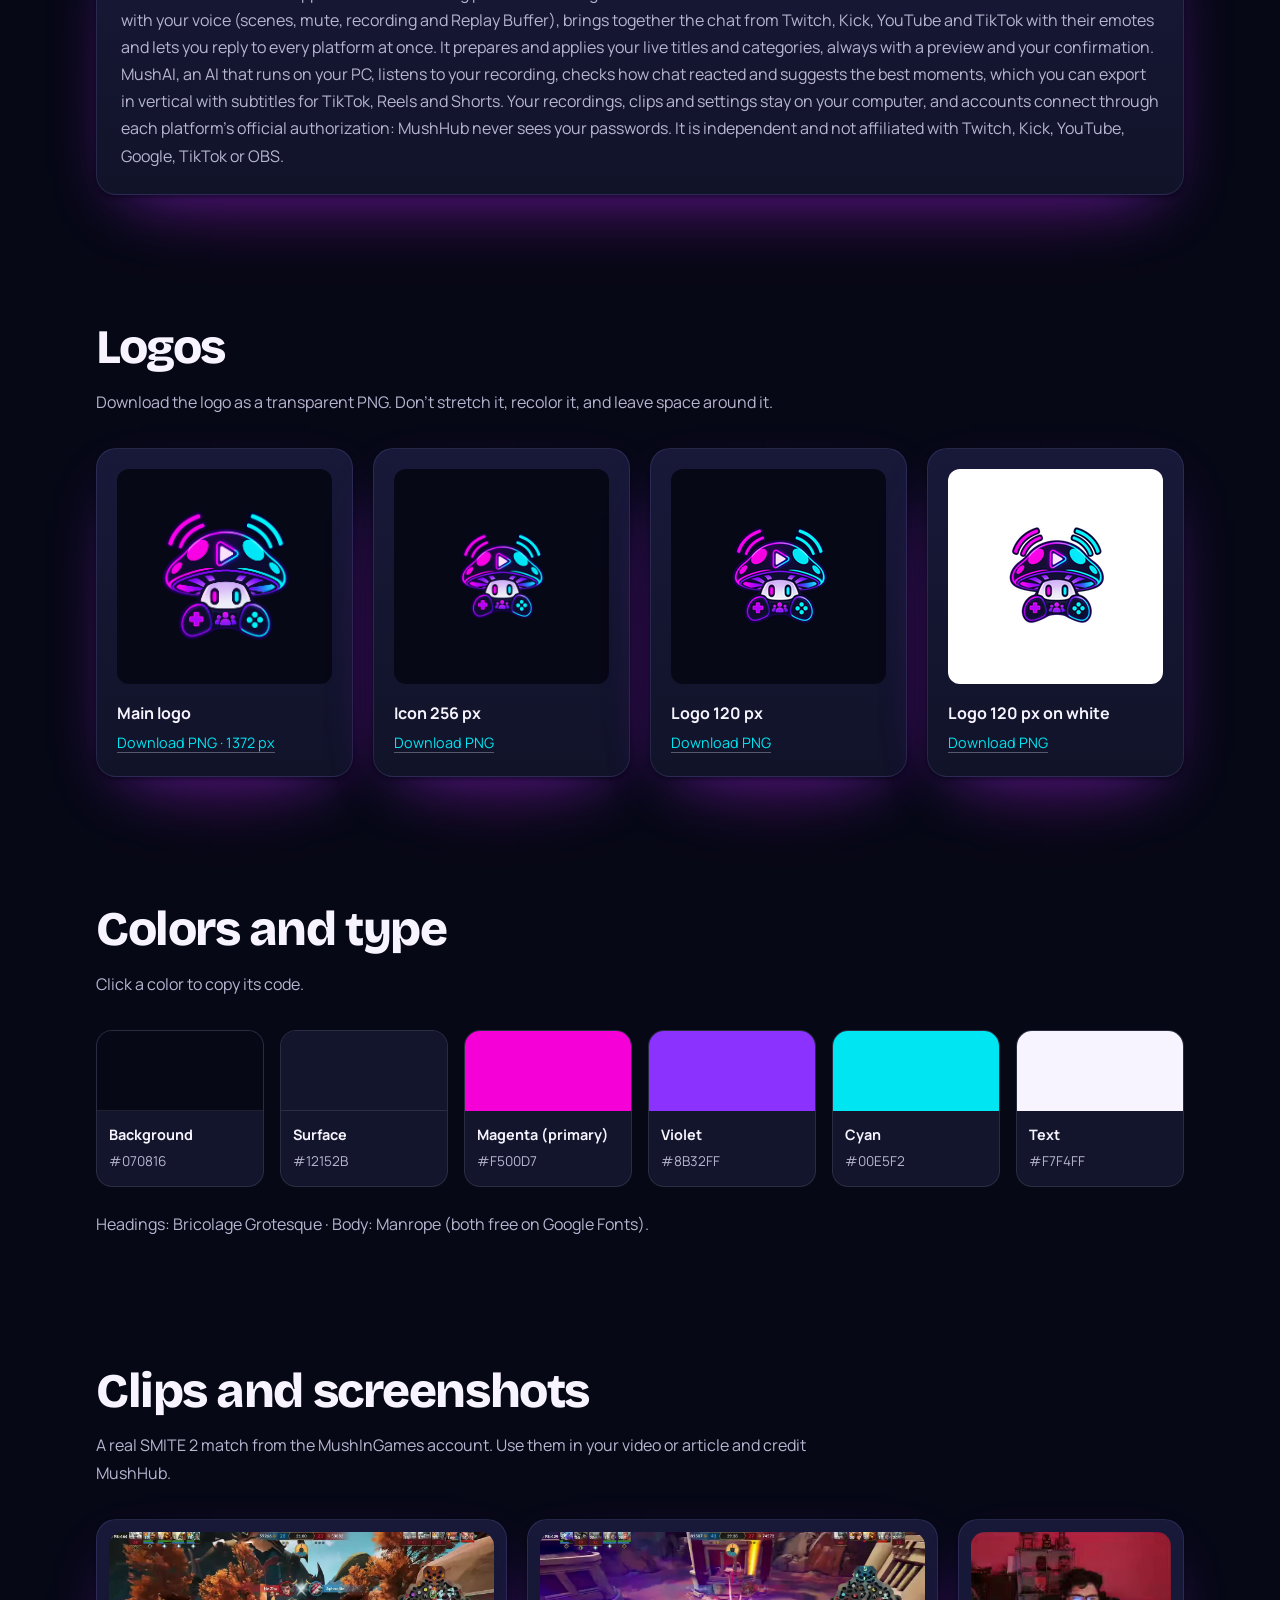
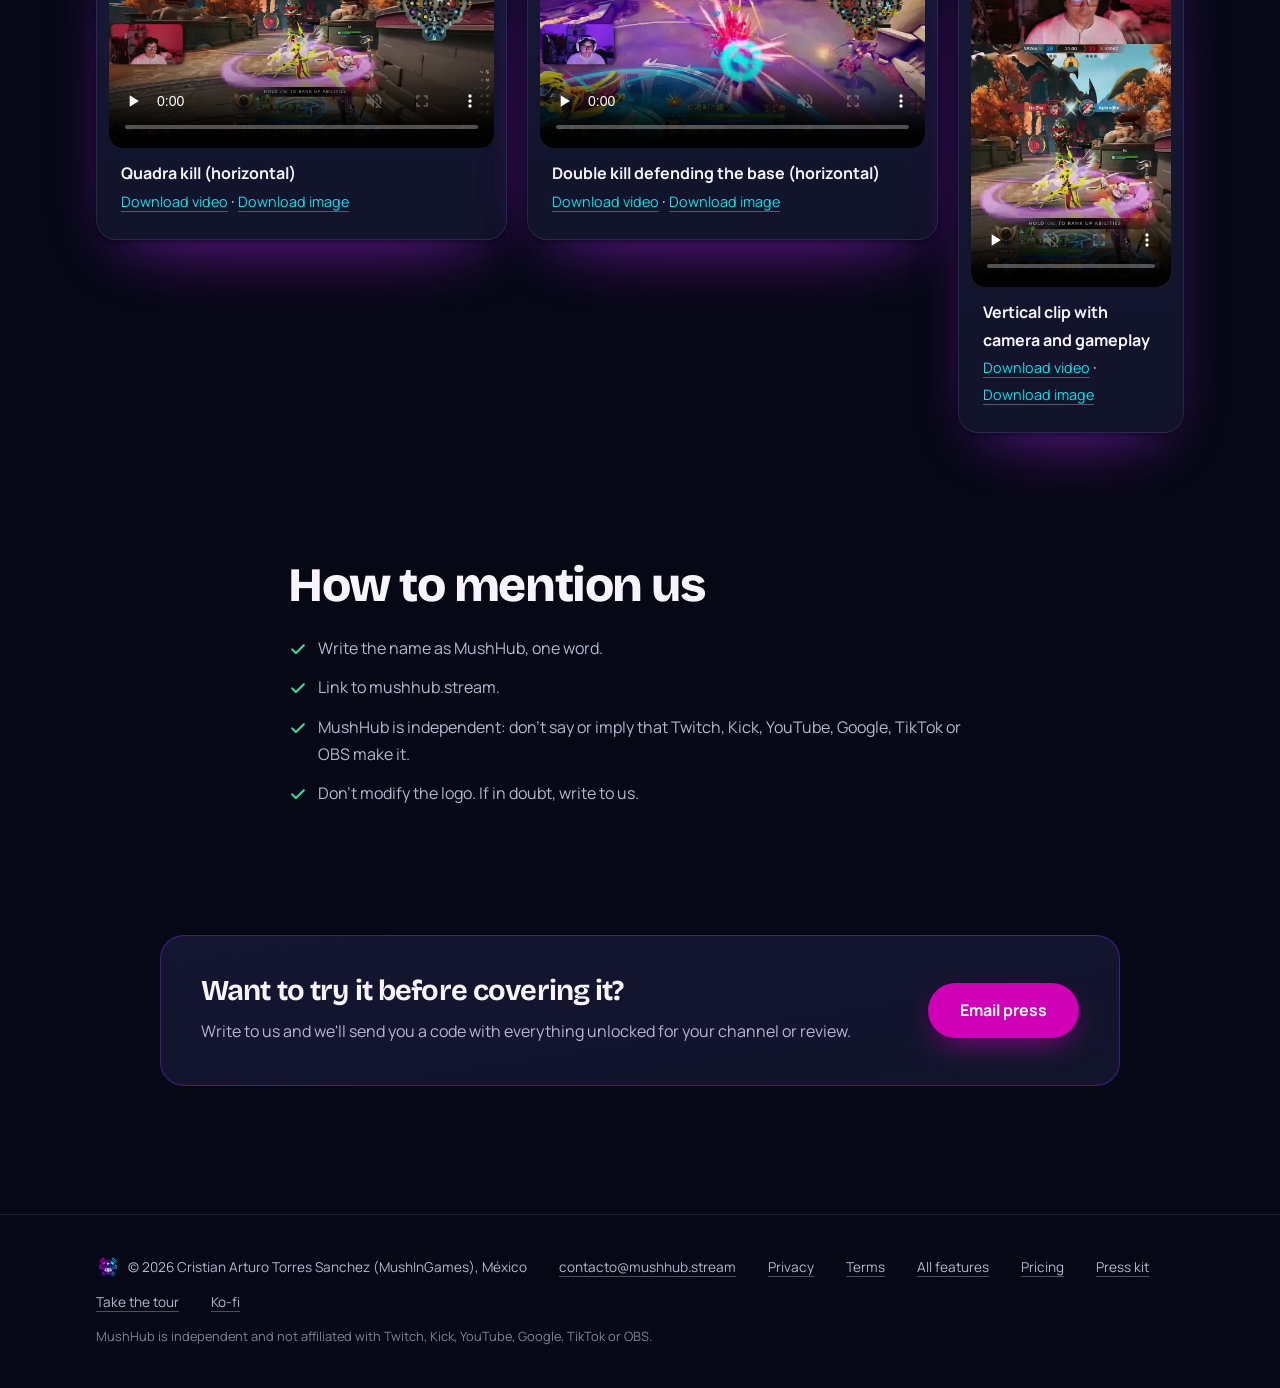
<file: press.html>
<!doctype html>
<html lang="en">
<head>
<meta charset="utf-8">
<meta name="viewport" content="width=device-width, initial-scale=1, viewport-fit=cover">
<meta http-equiv="Content-Security-Policy" content="default-src 'none'; script-src 'self' https://static.cloudflareinsights.com; style-src 'self' 'unsafe-inline'; img-src 'self' data:; media-src 'self'; font-src 'self'; connect-src 'self' https://api.github.com https://cloudflareinsights.com; base-uri 'none'; form-action 'none'; object-src 'none'">
<meta name="referrer" content="strict-origin-when-cross-origin">
<meta name="theme-color" content="#070816">
<title>Press kit · MushHub</title>
<meta name="description" content="Logos, colors, clips, copy-ready text and facts about MushHub for YouTubers, streamers and press.">
<meta name="google-site-verification" content="bBZTPU-O9ZbYJQEVnWMh1CvNa7jzeLbNc9bMLateqUU">
<link rel="canonical" href="https://mushhub.stream/press.html">
<link rel="alternate" hreflang="es" href="https://mushhub.stream/prensa.html">
<link rel="alternate" hreflang="en" href="https://mushhub.stream/press.html">
<link rel="alternate" hreflang="x-default" href="https://mushhub.stream/press.html">
<meta property="og:type" content="website">
<meta property="og:site_name" content="MushHub">
<meta property="og:title" content="Press kit · MushHub">
<meta property="og:description" content="Logos, colors, clips, copy-ready text and facts about MushHub for YouTubers, streamers and press.">
<meta property="og:image" content="https://mushhub.stream/media/clip-a.webp">
<meta property="og:url" content="https://mushhub.stream/press.html">
<meta property="og:locale" content="en_US">
<meta name="twitter:card" content="summary_large_image">

<link rel="icon" href="media/icon.png">
<link rel="preload" href="fonts/bricolage-latin.woff2" as="font" type="font/woff2" crossorigin>
<link rel="preload" href="fonts/manrope-latin.woff2" as="font" type="font/woff2" crossorigin>
<link rel="stylesheet" href="site.css?v=ca63c5a0">
<script type="application/ld+json">{"@context":"https://schema.org","@graph":[{"@type":"SoftwareApplication","name":"MushHub","operatingSystem":"Windows 10, Windows 11","applicationCategory":"MultimediaApplication","description":"MushHub connects OBS with Twitch, Kick, YouTube and TikTok, merges your chat, sets your titles by voice and saves your best plays. Free for Windows.","url":"https://mushhub.stream/","inLanguage":"en","image":"https://mushhub.stream/media/icon.png","publisher":{"@type":"Person","name":"Cristian Arturo Torres Sanchez (MushInGames)"},"offers":[{"@type":"Offer","name":"Free","price":"0","priceCurrency":"USD"},{"@type":"Offer","name":"Founder","price":"80","priceCurrency":"USD","url":"https://ko-fi.com/s/0e9e45dc4e"}]}]}</script>
</head>
<body class="font-body antialiased">
<a href="#contenido" class="skip">Skip to content</a>
<div class="atmos" aria-hidden="true"></div>
<div class="grain" aria-hidden="true"></div>
<svg width="0" height="0" class="absolute" aria-hidden="true">
  <symbol id="i-twitch" viewBox="0 0 24 24"><path fill="currentColor" d="M11.571 4.714h1.715v5.143H11.57zm4.715 0H18v5.143h-1.714zM6 0L1.714 4.286v15.428h5.143V24l4.286-4.286h3.428L22.286 12V0zm14.571 11.143l-3.428 3.428h-3.429l-3 3v-3H6.857V1.714h13.714Z"/></symbol>
  <symbol id="i-kick" viewBox="0 0 24 24"><path fill="currentColor" d="M1.333 0h8v5.333H12V2.667h2.667V0h8v8H20v2.667h-2.667v2.666H20V16h2.667v8h-8v-2.667H12v-2.666H9.333V24h-8Z"/></symbol>
  <symbol id="i-youtube" viewBox="0 0 24 24"><path fill="currentColor" d="M23.498 6.186a3.016 3.016 0 0 0-2.122-2.136C19.505 3.545 12 3.545 12 3.545s-7.505 0-9.377.505A3.017 3.017 0 0 0 .502 6.186C0 8.07 0 12 0 12s0 3.930.502 5.814a3.016 3.016 0 0 0 2.122 2.136c1.871.505 9.376.505 9.376.505s7.505 0 9.377-.505a3.015 3.015 0 0 0 2.122-2.136C24 15.930 24 12 24 12s0-3.930-.502-5.814zM9.545 15.568V8.432L15.818 12l-6.273 3.568z"/></symbol>
  <symbol id="i-tiktok" viewBox="0 0 24 24"><path fill="currentColor" d="M12.525.02c1.310-.02 2.610-.01 3.910-.02.08 1.530.63 3.090 1.750 4.170 1.120 1.110 2.700 1.620 4.240 1.790v4.030c-1.440-.05-2.890-.35-4.200-.97-.57-.26-1.100-.59-1.620-.93-.01 2.920.01 5.840-.02 8.750-.08 1.400-.54 2.790-1.350 3.940-1.310 1.920-3.580 3.170-5.910 3.210-1.430.08-2.860-.31-4.080-1.030-2.020-1.190-3.440-3.370-3.650-5.710-.02-.5-.03-1-.01-1.490.18-1.900 1.120-3.720 2.580-4.960 1.660-1.440 3.980-2.130 6.150-1.720.02 1.480-.04 2.960-.04 4.440-.99-.32-2.150-.23-3.020.37-.63.41-1.110 1.040-1.360 1.750-.21.51-.15 1.070-.14 1.610.24 1.640 1.820 3.020 3.500 2.870 1.120-.01 2.190-.66 2.770-1.610.19-.33.4-.67.41-1.060.1-1.790.06-3.570.07-5.360.01-4.030-.01-8.050.02-12.070z"/></symbol>
  <symbol id="i-mic" viewBox="0 0 24 24"><path fill="currentColor" d="M12 15a3.5 3.5 0 0 0 3.5-3.5v-6a3.5 3.5 0 1 0-7 0v6A3.5 3.5 0 0 0 12 15Zm6-3.5a6 6 0 0 1-12 0H4a8 8 0 0 0 7 7.94V22h2v-2.56a8 8 0 0 0 7-7.94Z"/></symbol>
  <symbol id="i-down" viewBox="0 0 24 24"><path fill="none" stroke="currentColor" stroke-width="2.2" stroke-linecap="round" stroke-linejoin="round" d="M12 4v12m0 0-5-5m5 5 5-5M5 20h14"/></symbol>
  <symbol id="i-check" viewBox="0 0 24 24"><path fill="none" stroke="currentColor" stroke-width="2.4" stroke-linecap="round" stroke-linejoin="round" d="m5 12.5 4.5 4.5L19 7.5"/></symbol>
  <symbol id="i-play" viewBox="0 0 24 24"><path fill="currentColor" d="M8 5.5v13l11-6.5z"/></symbol>
  <symbol id="i-globe" viewBox="0 0 24 24"><g fill="none" stroke="currentColor" stroke-width="2" stroke-linecap="round"><circle cx="12" cy="12" r="9"/><path d="M3 12h18M12 3c2.5 2.6 3.8 5.6 3.8 9s-1.3 6.4-3.8 9c-2.5-2.6-3.8-5.6-3.8-9S9.5 5.6 12 3Z"/></g></symbol>
  <symbol id="i-spark" viewBox="0 0 24 24"><path fill="currentColor" d="M12 2l2.1 6.4L20.5 10l-6.4 2.1L12 18.5l-2.1-6.4L3.5 10l6.4-1.6Zm7 12 1 3 3 1-3 1-1 3-1-3-3-1 3-1Z"/></symbol>
  <symbol id="i-scissors" viewBox="0 0 24 24"><g fill="none" stroke="currentColor" stroke-width="2" stroke-linecap="round"><circle cx="6" cy="6" r="3"/><circle cx="6" cy="18" r="3"/><path d="M8.6 7.6 20 18M8.6 16.4 20 6"/></g></symbol>
  <symbol id="i-live" viewBox="0 0 24 24"><g fill="none" stroke="currentColor" stroke-width="2" stroke-linecap="round"><circle cx="12" cy="12" r="2.5" fill="currentColor"/><path d="M7.8 7.8a6 6 0 0 0 0 8.4M16.2 7.8a6 6 0 0 1 0 8.4M4.9 4.9a10 10 0 0 0 0 14.2M19.1 4.9a10 10 0 0 1 0 14.2"/></g></symbol>
</svg>

<header class="sticky top-0 z-50 backdrop-blur-md bg-night/70 border-b border-white/5">
  <nav class="mx-auto max-w-7xl px-4 sm:px-8 h-16 flex items-center gap-3 sm:gap-6" aria-label="Main">
    <a href="index.html#inicio" class="flex items-center gap-2.5 rounded-lg shrink-0">
      <img src="media/icon.png" alt="" class="w-8 h-8">
      <span class="font-display text-[1.35rem] font-extrabold hidden min-[400px]:inline">MushHub</span>
    </a>
    <div class="hidden lg:flex items-center gap-7 ml-auto text-[.92rem] text-soft">
      <a class="navlink" href="index.html#funciones">Features</a>
      <a class="navlink" href="index.html#clips">Clips</a>
      <a class="navlink" href="index.html#empezar">Get started</a>
      <a class="navlink" href="index.html#precios">Pricing</a>
    </div>
    <div class="lang ml-auto lg:ml-0" role="group" aria-label="Language">
      <a href="prensa.html" hreflang="es" lang="es" data-lang="es" aria-current="false"><svg class="w-3.5 h-3.5"><use href="#i-globe"/></svg>ES</a>
      <a href="press.html" hreflang="en" lang="en" data-lang="en" aria-current="true">EN</a>
    </div>
    <a href="https://github.com/Mushingames/MushHub-Descargas/releases" class="btn btn-main inline-flex items-center gap-2 rounded-full px-4 sm:px-5 py-2.5 text-[.9rem] font-bold shrink-0">
      <svg class="w-4 h-4"><use href="#i-down"/></svg><span class="sm:hidden">Download</span><span class="hidden sm:inline">Download free</span>
    </a>
  </nav>
</header>

<div id="contenido" tabindex="-1">
<main>
<section class="mx-auto max-w-6xl px-5 sm:px-8 pt-14 sm:pt-20 pb-12">
  <h1 class="font-display font-extrabold text-[clamp(2.4rem,1.3rem+3.6vw,4.2rem)]">Press kit</h1>
  <p class="mt-6 text-soft text-[1.1rem] max-w-3xl">Everything you need to talk about MushHub: copy-ready text, logos, colors and clips from a real match. Use it freely in videos, articles and posts.</p>
  <div class="mt-8 flex flex-wrap items-center gap-4">
    <a href="press/mushhub-press-kit.zip" download class="btn btn-main inline-flex items-center gap-2.5 rounded-full px-6 py-3.5 font-bold"><svg class="w-5 h-5" aria-hidden="true"><use href="#i-down"/></svg>Download full kit (ZIP)</a>
    <span class="text-soft text-[.9rem]">Logos, clips, colors and text · 8.2 MB</span>
  </div>
</section>

<section class="mx-auto max-w-6xl px-5 sm:px-8 pb-sec" aria-labelledby="facts">
  <h2 id="facts" class="font-display font-extrabold text-[clamp(1.9rem,1.2rem+2.4vw,3rem)]">Quick facts</h2>
  <dl class="mt-8 grid md:grid-cols-2 gap-x-12 gap-y-6">
    <div><dt class="text-soft text-[.88rem] font-semibold">What it is</dt><dd class="font-medium">Streaming assistant for Windows: voice for OBS, multichat, titles and AI clips that run on your PC</dd></div>
    <div><dt class="text-soft text-[.88rem] font-semibold">Who it's for</dt><dd class="font-medium">Streamers on Twitch, Kick, YouTube and TikTok</dd></div>
    <div><dt class="text-soft text-[.88rem] font-semibold">Platform</dt><dd class="font-medium">64-bit Windows 10 and 11 · OBS Studio 28 or newer</dd></div>
    <div><dt class="text-soft text-[.88rem] font-semibold">Languages</dt><dd class="font-medium">Spanish and English (app, voice and site)</dd></div>
    <div><dt class="text-soft text-[.88rem] font-semibold">Price</dt><dd class="font-medium">Free essentials and a 7-day trial with everything unlocked. Plans from 8 USD a month and an 80 USD Founder pass</dd></div>
    <div><dt class="text-soft text-[.88rem] font-semibold">Creator</dt><dd class="font-medium">Cristian Arturo Torres Sanchez (MushInGames), Mexico</dd></div>
    <div><dt class="text-soft text-[.88rem] font-semibold">Privacy</dt><dd class="font-medium">Your recordings, clips and chat stay on your computer. No account needed to use it</dd></div>
    <div><dt class="text-soft text-[.88rem] font-semibold">Website</dt><dd class="font-medium"><a class="ulink" href="https://mushhub.stream/">mushhub.stream</a></dd></div>
    <div><dt class="text-soft text-[.88rem] font-semibold">Press contact</dt><dd class="font-medium"><a class="ulink" href="mailto:contacto@mushhub.stream">contacto@mushhub.stream</a></dd></div>
  </dl>
</section>

<section class="mx-auto max-w-6xl px-5 sm:px-8 pb-sec" aria-labelledby="copy">
  <h2 id="copy" class="font-display font-extrabold text-[clamp(1.9rem,1.2rem+2.4vw,3rem)]">Copy-ready text</h2>
  <div class="mt-8 grid gap-5">
    <article class="elev rounded-[20px] p-6">
      <div class="flex items-center gap-3"><h3 class="font-display font-bold text-[1.2rem]">In one line</h3><button type="button" class="copy btn btn-ghost ml-auto rounded-full px-4 py-1.5 text-[.85rem] font-bold" data-target="cp1" data-done="Copied" data-label="Copy">Copy</button></div>
      <p id="cp1" class="mt-3 text-soft">MushHub is a streaming assistant for Windows that controls OBS with your voice, merges the chat from Twitch, Kick, YouTube and TikTok and saves your best plays.</p>
    </article>
    <article class="elev rounded-[20px] p-6">
      <div class="flex items-center gap-3"><h3 class="font-display font-bold text-[1.2rem]">Short description (50 words)</h3><button type="button" class="copy btn btn-ghost ml-auto rounded-full px-4 py-1.5 text-[.85rem] font-bold" data-target="cp2" data-done="Copied" data-label="Copy">Copy</button></div>
      <p id="cp2" class="mt-3 text-soft">MushHub is a free Windows app built for streamers. It connects OBS with Twitch, Kick, YouTube and TikTok, merges every chat into one column, sets and applies your live titles with your voice and, with AI that runs on your PC, finds and crops your best moments in vertical.</p>
    </article>
    <article class="elev rounded-[20px] p-6">
      <div class="flex items-center gap-3"><h3 class="font-display font-bold text-[1.2rem]">Long description</h3><button type="button" class="copy btn btn-ghost ml-auto rounded-full px-4 py-1.5 text-[.85rem] font-bold" data-target="cp3" data-done="Copied" data-label="Copy">Copy</button></div>
      <p id="cp3" class="mt-3 text-soft">MushHub is a Windows app that does the boring part of streaming. You download and install it: no account is needed to use it. It controls OBS with your voice (scenes, mute, recording and Replay Buffer), brings together the chat from Twitch, Kick, YouTube and TikTok with their emotes and lets you reply to every platform at once. It prepares and applies your live titles and categories, always with a preview and your confirmation. MushAI, an AI that runs on your PC, listens to your recording, checks how chat reacted and suggests the best moments, which you can export in vertical with subtitles for TikTok, Reels and Shorts. Your recordings, clips and settings stay on your computer, and accounts connect through each platform's official authorization: MushHub never sees your passwords. It is independent and not affiliated with Twitch, Kick, YouTube, Google, TikTok or OBS.</p>
    </article>
  </div>
</section>

<section class="mx-auto max-w-6xl px-5 sm:px-8 pb-sec" aria-labelledby="logos">
  <h2 id="logos" class="font-display font-extrabold text-[clamp(1.9rem,1.2rem+2.4vw,3rem)]">Logos</h2>
  <p class="mt-4 text-soft max-w-3xl">Download the logo as a transparent PNG. Don't stretch it, recolor it, and leave space around it.</p>
  <div class="mt-8 grid sm:grid-cols-2 lg:grid-cols-4 gap-5">
    <figure class="elev rounded-[20px] p-5 flex flex-col"><div class="grid place-items-center rounded-xl bg-night aspect-square"><img src="press/mushhub-logo.png" alt="Main logo" width="1372" height="1372" loading="lazy" class="w-3/4 h-auto"></div><figcaption class="mt-4 font-bold">Main logo</figcaption><a class="ulink mt-1 text-[.9rem] text-cy" href="press/mushhub-logo.png" download>Download PNG · 1372 px</a></figure>
    <figure class="elev rounded-[20px] p-5 flex flex-col"><div class="grid place-items-center rounded-xl bg-night aspect-square"><img src="press/mushhub-icon-256.png" alt="Icon 256 px" width="256" height="256" loading="lazy" class="w-1/2 h-auto"></div><figcaption class="mt-4 font-bold">Icon 256 px</figcaption><a class="ulink mt-1 text-[.9rem] text-cy" href="press/mushhub-icon-256.png" download>Download PNG</a></figure>
    <figure class="elev rounded-[20px] p-5 flex flex-col"><div class="grid place-items-center rounded-xl bg-night aspect-square"><img src="press/mushhub-logo-120.png" alt="Logo 120 px" width="120" height="120" loading="lazy"></div><figcaption class="mt-4 font-bold">Logo 120 px</figcaption><a class="ulink mt-1 text-[.9rem] text-cy" href="press/mushhub-logo-120.png" download>Download PNG</a></figure>
    <figure class="elev rounded-[20px] p-5 flex flex-col"><div class="grid place-items-center rounded-xl bg-white aspect-square"><img src="press/mushhub-logo-120-white.png" alt="Logo 120 px on white" width="120" height="120" loading="lazy"></div><figcaption class="mt-4 font-bold">Logo 120 px on white</figcaption><a class="ulink mt-1 text-[.9rem] text-cy" href="press/mushhub-logo-120-white.png" download>Download PNG</a></figure>
  </div>
</section>

<section class="mx-auto max-w-6xl px-5 sm:px-8 pb-sec" aria-labelledby="colors">
  <h2 id="colors" class="font-display font-extrabold text-[clamp(1.9rem,1.2rem+2.4vw,3rem)]">Colors and type</h2>
  <p class="mt-4 text-soft">Click a color to copy its code.</p>
  <div class="mt-8 grid grid-cols-2 sm:grid-cols-3 lg:grid-cols-6 gap-4">
    <button type="button" class="swatch copy-color text-left rounded-2xl border border-white/10 overflow-hidden bg-deck" data-hex="#070816" data-done="Copied"><span class="block h-20 bg-night border-b border-white/10"></span><span class="block p-3"><b class="block text-[.9rem]">Background</b><span class="text-soft text-[.85rem] hex">#070816</span></span></button>
    <button type="button" class="swatch copy-color text-left rounded-2xl border border-white/10 overflow-hidden bg-deck" data-hex="#12152B" data-done="Copied"><span class="block h-20 bg-deck border-b border-white/10"></span><span class="block p-3"><b class="block text-[.9rem]">Surface</b><span class="text-soft text-[.85rem] hex">#12152B</span></span></button>
    <button type="button" class="swatch copy-color text-left rounded-2xl border border-white/10 overflow-hidden bg-deck" data-hex="#F500D7" data-done="Copied"><span class="block h-20 bg-mag"></span><span class="block p-3"><b class="block text-[.9rem]">Magenta (primary)</b><span class="text-soft text-[.85rem] hex">#F500D7</span></span></button>
    <button type="button" class="swatch copy-color text-left rounded-2xl border border-white/10 overflow-hidden bg-deck" data-hex="#8B32FF" data-done="Copied"><span class="block h-20 bg-vio"></span><span class="block p-3"><b class="block text-[.9rem]">Violet</b><span class="text-soft text-[.85rem] hex">#8B32FF</span></span></button>
    <button type="button" class="swatch copy-color text-left rounded-2xl border border-white/10 overflow-hidden bg-deck" data-hex="#00E5F2" data-done="Copied"><span class="block h-20 bg-cy"></span><span class="block p-3"><b class="block text-[.9rem]">Cyan</b><span class="text-soft text-[.85rem] hex">#00E5F2</span></span></button>
    <button type="button" class="swatch copy-color text-left rounded-2xl border border-white/10 overflow-hidden bg-deck" data-hex="#F7F4FF" data-done="Copied"><span class="block h-20 bg-ink"></span><span class="block p-3"><b class="block text-[.9rem]">Text</b><span class="text-soft text-[.85rem] hex">#F7F4FF</span></span></button>
  </div>
  <p class="mt-6 text-soft">Headings: Bricolage Grotesque · Body: Manrope (both free on Google Fonts).</p>
</section>

<section class="mx-auto max-w-6xl px-5 sm:px-8 pb-sec" aria-labelledby="media">
  <h2 id="media" class="font-display font-extrabold text-[clamp(1.9rem,1.2rem+2.4vw,3rem)]">Clips and screenshots</h2>
  <p class="mt-4 text-soft max-w-3xl">A real SMITE 2 match from the MushInGames account. Use them in your video or article and credit MushHub.</p>
  <div class="mt-8 grid md:grid-cols-[1fr_1fr_.55fr] gap-5 items-start">
    <figure class="elev rounded-[20px] p-3"><div class="media rounded-[14px] aspect-video"><video src="media/clip-a.mp4" poster="media/clip-a.webp" controls muted loop playsinline preload="none" aria-label="Quadra kill (horizontal)"></video></div><figcaption class="p-3"><b>Quadra kill (horizontal)</b><br><a class="ulink text-cy text-[.9rem]" href="media/clip-a.mp4" download>Download video</a> · <a class="ulink text-cy text-[.9rem]" href="media/clip-a.webp" download>Download image</a></figcaption></figure>
    <figure class="elev rounded-[20px] p-3"><div class="media rounded-[14px] aspect-video"><video src="media/clip-b.mp4" poster="media/clip-b.webp" controls muted loop playsinline preload="none" aria-label="Double kill defending the base (horizontal)"></video></div><figcaption class="p-3"><b>Double kill defending the base (horizontal)</b><br><a class="ulink text-cy text-[.9rem]" href="media/clip-b.mp4" download>Download video</a> · <a class="ulink text-cy text-[.9rem]" href="media/clip-b.webp" download>Download image</a></figcaption></figure>
    <figure class="elev rounded-[20px] p-3"><div class="media rounded-[14px] aspect-[9/16]"><video src="media/clip-v.mp4" poster="media/clip-v.webp" controls muted loop playsinline preload="none" aria-label="Vertical clip with camera and gameplay"></video></div><figcaption class="p-3"><b>Vertical clip with camera and gameplay</b><br><a class="ulink text-cy text-[.9rem]" href="media/clip-v.mp4" download>Download video</a> · <a class="ulink text-cy text-[.9rem]" href="media/clip-v.webp" download>Download image</a></figcaption></figure>
  </div>
</section>

<section class="mx-auto max-w-3xl px-5 sm:px-8 pb-sec" aria-labelledby="use">
  <h2 id="use" class="font-display font-extrabold text-[clamp(1.9rem,1.2rem+2.4vw,3rem)]">How to mention us</h2>
  <ul class="mt-6 space-y-3 text-soft">
    <li class="flex gap-2.5"><svg class="w-5 h-5 text-ok shrink-0 mt-1" aria-hidden="true"><use href="#i-check"/></svg>Write the name as MushHub, one word.</li>
    <li class="flex gap-2.5"><svg class="w-5 h-5 text-ok shrink-0 mt-1" aria-hidden="true"><use href="#i-check"/></svg>Link to mushhub.stream.</li>
    <li class="flex gap-2.5"><svg class="w-5 h-5 text-ok shrink-0 mt-1" aria-hidden="true"><use href="#i-check"/></svg>MushHub is independent: don't say or imply that Twitch, Kick, YouTube, Google, TikTok or OBS make it.</li>
    <li class="flex gap-2.5"><svg class="w-5 h-5 text-ok shrink-0 mt-1" aria-hidden="true"><use href="#i-check"/></svg>Don't modify the logo. If in doubt, write to us.</li>
  </ul>
</section>

<section class="mx-auto max-w-5xl px-5 sm:px-8 pb-sec">
  <div class="rounded-[24px] border border-vio/40 bg-gradient-to-br from-lift/70 to-deck p-7 sm:p-10 grid md:grid-cols-[1fr_auto] gap-6 items-center">
    <div><h2 class="font-display font-bold text-[1.8rem]">Want to try it before covering it?</h2><p class="mt-3 text-soft max-w-2xl">Write to us and we'll send you a code with everything unlocked for your channel or review.</p></div>
    <a href="mailto:contacto@mushhub.stream?subject=MushHub%20press" class="btn btn-main text-center rounded-full px-8 py-3.5 font-bold">Email press</a>
  </div>
</section>
</main>

</div>
<footer class="border-t border-white/10">
  <div class="mx-auto max-w-6xl px-5 sm:px-8 py-10 flex flex-wrap gap-x-8 gap-y-3 items-center text-[.85rem] text-soft">
    <span class="flex items-center gap-2"><img src="media/icon.png" alt="" class="w-6 h-6">© 2026 Cristian Arturo Torres Sanchez (MushInGames), México</span>
    <a class="ulink" href="mailto:contacto@mushhub.stream">contacto@mushhub.stream</a>
    <a class="ulink" href="https://mushhub.stream/privacidad.html">Privacy</a>
    <a class="ulink" href="https://mushhub.stream/terminos.html">Terms</a>
    <a class="ulink" href="funciones.html">All features</a>
    <a class="ulink" href="pricing.html">Pricing</a>
    <a class="ulink" href="press.html">Press kit</a>
    <a class="ulink" href="recorrido/en.html">Take the tour</a>
    <a class="ulink" href="https://ko-fi.com/mushingames">Ko-fi</a>
    <span class="basis-full text-[.8rem] text-soft/70">MushHub is independent and not affiliated with Twitch, Kick, YouTube, Google, TikTok or OBS.</span>
  </div>
</footer>

<script src="js/common.js" defer></script>
<script src="js/press.js" defer></script>
</body>
</html>
</file>
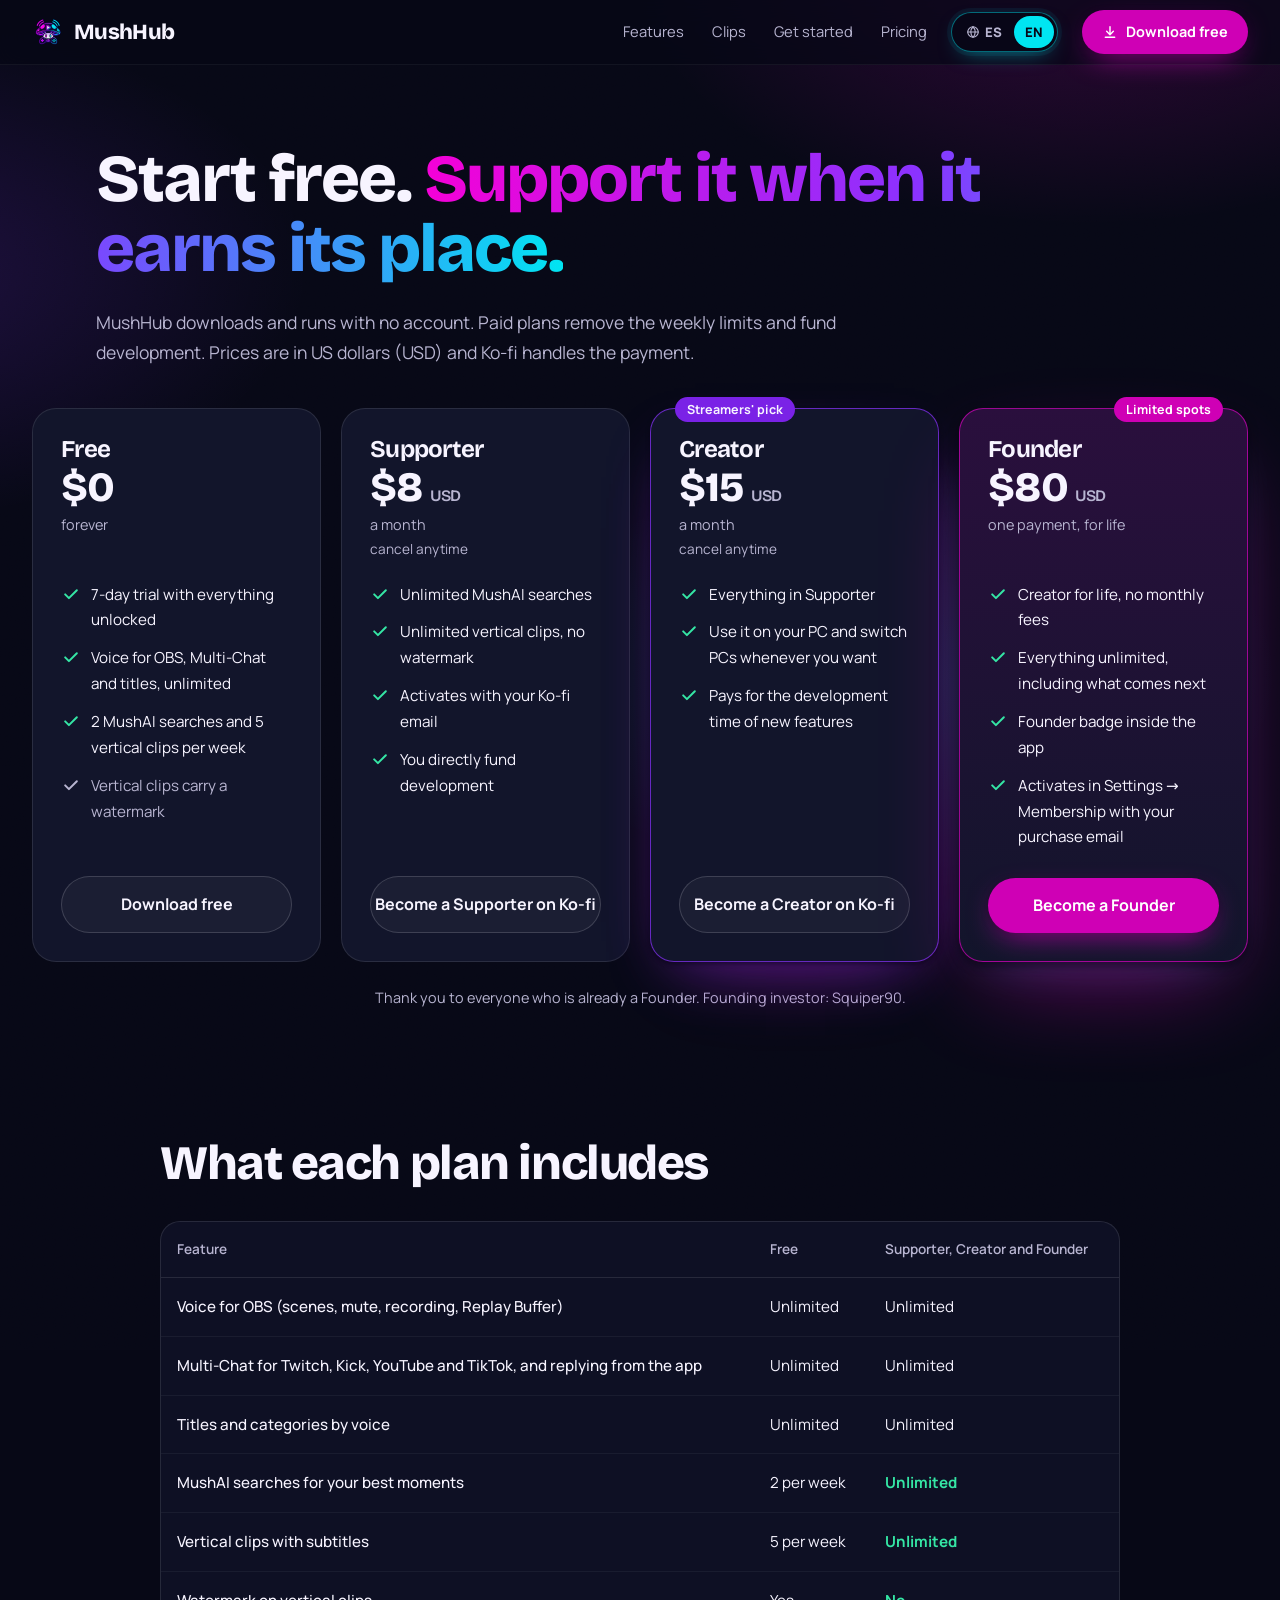
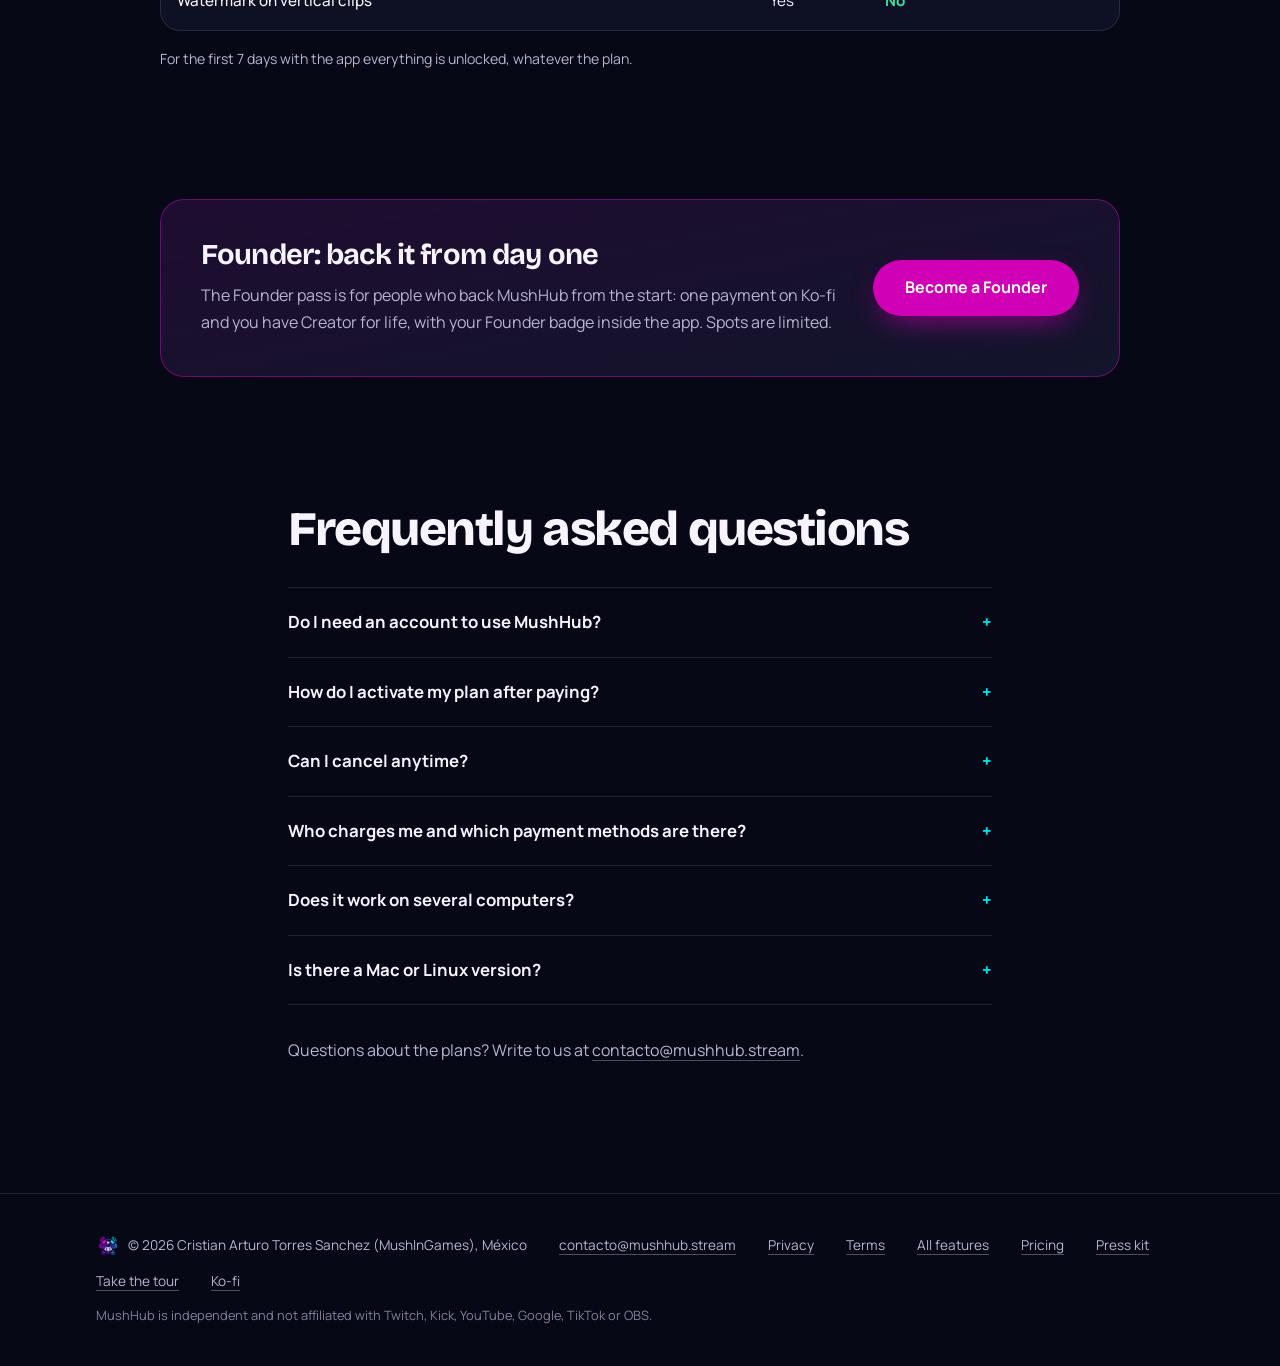
<file: pricing.html>
<!doctype html>
<html lang="en">
<head>
<meta charset="utf-8">
<meta name="viewport" content="width=device-width, initial-scale=1, viewport-fit=cover">
<meta http-equiv="Content-Security-Policy" content="default-src 'none'; script-src 'self' https://static.cloudflareinsights.com; style-src 'self' 'unsafe-inline'; img-src 'self' data:; media-src 'self'; font-src 'self'; connect-src 'self' https://api.github.com https://cloudflareinsights.com; base-uri 'none'; form-action 'none'; object-src 'none'">
<meta name="referrer" content="strict-origin-when-cross-origin">
<meta name="theme-color" content="#070816">
<title>Pricing · MushHub</title>
<meta name="description" content="MushHub is free for the essentials. Supporter 8 USD a month, Creator 15 USD a month and Founder, a one-time 80 USD payment for life.">
<meta name="google-site-verification" content="bBZTPU-O9ZbYJQEVnWMh1CvNa7jzeLbNc9bMLateqUU">
<link rel="canonical" href="https://mushhub.stream/pricing.html">
<link rel="alternate" hreflang="es" href="https://mushhub.stream/precios.html">
<link rel="alternate" hreflang="en" href="https://mushhub.stream/pricing.html">
<link rel="alternate" hreflang="x-default" href="https://mushhub.stream/pricing.html">
<meta property="og:type" content="website">
<meta property="og:site_name" content="MushHub">
<meta property="og:title" content="Pricing · MushHub">
<meta property="og:description" content="MushHub is free for the essentials. Supporter 8 USD a month, Creator 15 USD a month and Founder, a one-time 80 USD payment for life.">
<meta property="og:image" content="https://mushhub.stream/media/clip-a.webp">
<meta property="og:url" content="https://mushhub.stream/pricing.html">
<meta property="og:locale" content="en_US">
<meta name="twitter:card" content="summary_large_image">

<link rel="icon" href="media/icon.png">
<link rel="preload" href="fonts/bricolage-latin.woff2" as="font" type="font/woff2" crossorigin>
<link rel="preload" href="fonts/manrope-latin.woff2" as="font" type="font/woff2" crossorigin>
<link rel="stylesheet" href="site.css?v=ca63c5a0">
<script type="application/ld+json">{"@context":"https://schema.org","@graph":[{"@type":"SoftwareApplication","name":"MushHub","operatingSystem":"Windows 10, Windows 11","applicationCategory":"MultimediaApplication","description":"MushHub connects OBS with Twitch, Kick, YouTube and TikTok, merges your chat, sets your titles by voice and saves your best plays. Free for Windows.","url":"https://mushhub.stream/","inLanguage":"en","image":"https://mushhub.stream/media/icon.png","publisher":{"@type":"Person","name":"Cristian Arturo Torres Sanchez (MushInGames)"},"offers":[{"@type":"Offer","name":"Free","price":"0","priceCurrency":"USD"},{"@type":"Offer","name":"Founder","price":"80","priceCurrency":"USD","url":"https://ko-fi.com/s/0e9e45dc4e"}]}]}</script>
</head>
<body class="font-body antialiased">
<a href="#contenido" class="skip">Skip to content</a>
<div class="atmos" aria-hidden="true"></div>
<div class="grain" aria-hidden="true"></div>
<svg width="0" height="0" class="absolute" aria-hidden="true">
  <symbol id="i-twitch" viewBox="0 0 24 24"><path fill="currentColor" d="M11.571 4.714h1.715v5.143H11.57zm4.715 0H18v5.143h-1.714zM6 0L1.714 4.286v15.428h5.143V24l4.286-4.286h3.428L22.286 12V0zm14.571 11.143l-3.428 3.428h-3.429l-3 3v-3H6.857V1.714h13.714Z"/></symbol>
  <symbol id="i-kick" viewBox="0 0 24 24"><path fill="currentColor" d="M1.333 0h8v5.333H12V2.667h2.667V0h8v8H20v2.667h-2.667v2.666H20V16h2.667v8h-8v-2.667H12v-2.666H9.333V24h-8Z"/></symbol>
  <symbol id="i-youtube" viewBox="0 0 24 24"><path fill="currentColor" d="M23.498 6.186a3.016 3.016 0 0 0-2.122-2.136C19.505 3.545 12 3.545 12 3.545s-7.505 0-9.377.505A3.017 3.017 0 0 0 .502 6.186C0 8.07 0 12 0 12s0 3.930.502 5.814a3.016 3.016 0 0 0 2.122 2.136c1.871.505 9.376.505 9.376.505s7.505 0 9.377-.505a3.015 3.015 0 0 0 2.122-2.136C24 15.930 24 12 24 12s0-3.930-.502-5.814zM9.545 15.568V8.432L15.818 12l-6.273 3.568z"/></symbol>
  <symbol id="i-tiktok" viewBox="0 0 24 24"><path fill="currentColor" d="M12.525.02c1.310-.02 2.610-.01 3.910-.02.08 1.530.63 3.090 1.750 4.170 1.120 1.110 2.700 1.620 4.240 1.790v4.030c-1.440-.05-2.890-.35-4.200-.97-.57-.26-1.100-.59-1.620-.93-.01 2.920.01 5.840-.02 8.750-.08 1.400-.54 2.790-1.350 3.940-1.310 1.920-3.580 3.170-5.910 3.210-1.430.08-2.860-.31-4.080-1.030-2.020-1.190-3.440-3.370-3.650-5.710-.02-.5-.03-1-.01-1.490.18-1.900 1.120-3.720 2.580-4.960 1.660-1.440 3.980-2.130 6.150-1.720.02 1.480-.04 2.960-.04 4.440-.99-.32-2.150-.23-3.020.37-.63.41-1.110 1.040-1.360 1.750-.21.51-.15 1.070-.14 1.610.24 1.640 1.820 3.020 3.500 2.870 1.120-.01 2.190-.66 2.770-1.610.19-.33.4-.67.41-1.060.1-1.790.06-3.570.07-5.360.01-4.030-.01-8.050.02-12.070z"/></symbol>
  <symbol id="i-mic" viewBox="0 0 24 24"><path fill="currentColor" d="M12 15a3.5 3.5 0 0 0 3.5-3.5v-6a3.5 3.5 0 1 0-7 0v6A3.5 3.5 0 0 0 12 15Zm6-3.5a6 6 0 0 1-12 0H4a8 8 0 0 0 7 7.94V22h2v-2.56a8 8 0 0 0 7-7.94Z"/></symbol>
  <symbol id="i-down" viewBox="0 0 24 24"><path fill="none" stroke="currentColor" stroke-width="2.2" stroke-linecap="round" stroke-linejoin="round" d="M12 4v12m0 0-5-5m5 5 5-5M5 20h14"/></symbol>
  <symbol id="i-check" viewBox="0 0 24 24"><path fill="none" stroke="currentColor" stroke-width="2.4" stroke-linecap="round" stroke-linejoin="round" d="m5 12.5 4.5 4.5L19 7.5"/></symbol>
  <symbol id="i-play" viewBox="0 0 24 24"><path fill="currentColor" d="M8 5.5v13l11-6.5z"/></symbol>
  <symbol id="i-globe" viewBox="0 0 24 24"><g fill="none" stroke="currentColor" stroke-width="2" stroke-linecap="round"><circle cx="12" cy="12" r="9"/><path d="M3 12h18M12 3c2.5 2.6 3.8 5.6 3.8 9s-1.3 6.4-3.8 9c-2.5-2.6-3.8-5.6-3.8-9S9.5 5.6 12 3Z"/></g></symbol>
  <symbol id="i-spark" viewBox="0 0 24 24"><path fill="currentColor" d="M12 2l2.1 6.4L20.5 10l-6.4 2.1L12 18.5l-2.1-6.4L3.5 10l6.4-1.6Zm7 12 1 3 3 1-3 1-1 3-1-3-3-1 3-1Z"/></symbol>
  <symbol id="i-scissors" viewBox="0 0 24 24"><g fill="none" stroke="currentColor" stroke-width="2" stroke-linecap="round"><circle cx="6" cy="6" r="3"/><circle cx="6" cy="18" r="3"/><path d="M8.6 7.6 20 18M8.6 16.4 20 6"/></g></symbol>
  <symbol id="i-live" viewBox="0 0 24 24"><g fill="none" stroke="currentColor" stroke-width="2" stroke-linecap="round"><circle cx="12" cy="12" r="2.5" fill="currentColor"/><path d="M7.8 7.8a6 6 0 0 0 0 8.4M16.2 7.8a6 6 0 0 1 0 8.4M4.9 4.9a10 10 0 0 0 0 14.2M19.1 4.9a10 10 0 0 1 0 14.2"/></g></symbol>
</svg>

<header class="sticky top-0 z-50 backdrop-blur-md bg-night/70 border-b border-white/5">
  <nav class="mx-auto max-w-7xl px-4 sm:px-8 h-16 flex items-center gap-3 sm:gap-6" aria-label="Main">
    <a href="index.html#inicio" class="flex items-center gap-2.5 rounded-lg shrink-0">
      <img src="media/icon.png" alt="" class="w-8 h-8">
      <span class="font-display text-[1.35rem] font-extrabold hidden min-[400px]:inline">MushHub</span>
    </a>
    <div class="hidden lg:flex items-center gap-7 ml-auto text-[.92rem] text-soft">
      <a class="navlink" href="index.html#funciones">Features</a>
      <a class="navlink" href="index.html#clips">Clips</a>
      <a class="navlink" href="index.html#empezar">Get started</a>
      <a class="navlink" href="index.html#precios">Pricing</a>
    </div>
    <div class="lang ml-auto lg:ml-0" role="group" aria-label="Language">
      <a href="precios.html" hreflang="es" lang="es" data-lang="es" aria-current="false"><svg class="w-3.5 h-3.5"><use href="#i-globe"/></svg>ES</a>
      <a href="pricing.html" hreflang="en" lang="en" data-lang="en" aria-current="true">EN</a>
    </div>
    <a href="https://github.com/Mushingames/MushHub-Descargas/releases" class="btn btn-main inline-flex items-center gap-2 rounded-full px-4 sm:px-5 py-2.5 text-[.9rem] font-bold shrink-0">
      <svg class="w-4 h-4"><use href="#i-down"/></svg><span class="sm:hidden">Download</span><span class="hidden sm:inline">Download free</span>
    </a>
  </nav>
</header>

<div id="contenido" tabindex="-1">
<main>
<section class="mx-auto max-w-6xl px-5 sm:px-8 pt-14 sm:pt-20 pb-10">
  <h1 class="font-display font-extrabold text-[clamp(2.4rem,1.3rem+3.6vw,4.2rem)] max-w-4xl">Start free. <span class="grad">Support it when it earns its place.</span></h1>
  <p class="mt-6 text-soft text-[1.1rem] max-w-3xl">MushHub downloads and runs with no account. Paid plans remove the weekly limits and fund development. Prices are in US dollars (USD) and Ko-fi handles the payment.</p>
</section>

<section class="mx-auto max-w-7xl px-5 sm:px-8 pb-sec" aria-label="What each plan includes">
  <div class="grid sm:grid-cols-2 xl:grid-cols-4 gap-5 items-stretch">
    <article class="plan rounded-[24px] bg-deck border border-white/10 p-7 flex flex-col">
      <h2 class="font-display font-bold text-[1.5rem]">Free</h2>
      <p class="mt-1 font-display font-extrabold text-[2.6rem] leading-none">$0</p>
      <p class="mt-1 text-soft text-[.9rem]">forever</p>
      <p class="min-h-[1.5rem]"></p>
      <ul class="mt-5 space-y-3 text-[.95rem] flex-1">
        <li class="flex gap-2.5"><svg class="w-5 h-5 text-ok shrink-0 mt-0.5" aria-hidden="true"><use href="#i-check"/></svg>7-day trial with everything unlocked</li>
        <li class="flex gap-2.5"><svg class="w-5 h-5 text-ok shrink-0 mt-0.5" aria-hidden="true"><use href="#i-check"/></svg>Voice for OBS, Multi-Chat and titles, unlimited</li>
        <li class="flex gap-2.5"><svg class="w-5 h-5 text-ok shrink-0 mt-0.5" aria-hidden="true"><use href="#i-check"/></svg>2 MushAI searches and 5 vertical clips per week</li>
        <li class="flex gap-2.5 text-soft"><svg class="w-5 h-5 text-soft shrink-0 mt-0.5" aria-hidden="true"><use href="#i-check"/></svg>Vertical clips carry a watermark</li>
      </ul>
      <a href="https://github.com/Mushingames/MushHub-Descargas/releases" class="btn btn-ghost mt-7 text-center rounded-full py-3.5 font-bold">Download free</a>
    </article>

    <article class="plan rounded-[24px] bg-deck border border-white/10 p-7 flex flex-col">
      <h2 class="font-display font-bold text-[1.5rem]">Supporter</h2>
      <p class="mt-1 font-display font-extrabold text-[2.6rem] leading-none">$8 <span class="text-[1rem] font-semibold text-soft">USD</span></p>
      <p class="mt-1 text-soft text-[.9rem]">a month</p>
      <p class="text-soft text-[.85rem] min-h-[1.5rem]">cancel anytime</p>
      <ul class="mt-5 space-y-3 text-[.95rem] flex-1">
        <li class="flex gap-2.5"><svg class="w-5 h-5 text-ok shrink-0 mt-0.5" aria-hidden="true"><use href="#i-check"/></svg>Unlimited MushAI searches</li>
        <li class="flex gap-2.5"><svg class="w-5 h-5 text-ok shrink-0 mt-0.5" aria-hidden="true"><use href="#i-check"/></svg>Unlimited vertical clips, no watermark</li>
        <li class="flex gap-2.5"><svg class="w-5 h-5 text-ok shrink-0 mt-0.5" aria-hidden="true"><use href="#i-check"/></svg>Activates with your Ko-fi email</li>
        <li class="flex gap-2.5"><svg class="w-5 h-5 text-ok shrink-0 mt-0.5" aria-hidden="true"><use href="#i-check"/></svg>You directly fund development</li>
      </ul>
      <a href="https://ko-fi.com/mushingames" class="btn btn-ghost mt-7 text-center rounded-full py-3.5 font-bold">Become a Supporter on Ko-fi</a>
    </article>

    <article class="plan relative rounded-[24px] bg-deck border border-vio/70 p-7 flex flex-col" style="box-shadow: var(--s2)">
      <span class="absolute -top-3 left-6 rounded-full bg-[#7A22E6] px-3 py-0.5 text-[.78rem] font-bold">Streamers' pick</span>
      <h2 class="font-display font-bold text-[1.5rem]">Creator</h2>
      <p class="mt-1 font-display font-extrabold text-[2.6rem] leading-none">$15 <span class="text-[1rem] font-semibold text-soft">USD</span></p>
      <p class="mt-1 text-soft text-[.9rem]">a month</p>
      <p class="text-soft text-[.85rem] min-h-[1.5rem]">cancel anytime</p>
      <ul class="mt-5 space-y-3 text-[.95rem] flex-1">
        <li class="flex gap-2.5"><svg class="w-5 h-5 text-ok shrink-0 mt-0.5" aria-hidden="true"><use href="#i-check"/></svg>Everything in Supporter</li>
        <li class="flex gap-2.5"><svg class="w-5 h-5 text-ok shrink-0 mt-0.5" aria-hidden="true"><use href="#i-check"/></svg>Use it on your PC and switch PCs whenever you want</li>
        <li class="flex gap-2.5"><svg class="w-5 h-5 text-ok shrink-0 mt-0.5" aria-hidden="true"><use href="#i-check"/></svg>Pays for the development time of new features</li>
      </ul>
      <a href="https://ko-fi.com/mushingames" class="btn btn-ghost mt-7 text-center rounded-full py-3.5 font-bold">Become a Creator on Ko-fi</a>
    </article>

    <article class="plan relative rounded-[24px] p-7 flex flex-col border border-mag/60 bg-gradient-to-b from-[#2a0f3d] to-deck" style="box-shadow: var(--s3)">
      <span class="absolute -top-3 right-6 rounded-full bg-[#CF00B5] text-white px-3 py-0.5 text-[.78rem] font-bold">Limited spots</span>
      <h2 class="font-display font-bold text-[1.5rem]">Founder</h2>
      <p class="mt-1 font-display font-extrabold text-[2.6rem] leading-none">$80 <span class="text-[1rem] font-semibold text-soft">USD</span></p>
      <p class="mt-1 text-soft text-[.9rem]">one payment, for life</p>
      <p class="min-h-[1.5rem]"></p>
      <ul class="mt-5 space-y-3 text-[.95rem] flex-1">
        <li class="flex gap-2.5"><svg class="w-5 h-5 text-ok shrink-0 mt-0.5" aria-hidden="true"><use href="#i-check"/></svg>Creator for life, no monthly fees</li>
        <li class="flex gap-2.5"><svg class="w-5 h-5 text-ok shrink-0 mt-0.5" aria-hidden="true"><use href="#i-check"/></svg>Everything unlimited, including what comes next</li>
        <li class="flex gap-2.5"><svg class="w-5 h-5 text-ok shrink-0 mt-0.5" aria-hidden="true"><use href="#i-check"/></svg>Founder badge inside the app</li>
        <li class="flex gap-2.5"><svg class="w-5 h-5 text-ok shrink-0 mt-0.5" aria-hidden="true"><use href="#i-check"/></svg>Activates in Settings → Membership with your purchase email</li>
      </ul>
      <a href="https://ko-fi.com/s/0e9e45dc4e" class="btn btn-main mt-7 text-center rounded-full py-3.5 font-bold">Become a Founder</a>
    </article>
  </div>
  <p class="mt-6 text-center text-[.9rem] text-soft">Thank you to everyone who is already a Founder. Founding investor: Squiper90.</p>
</section>

<section class="mx-auto max-w-5xl px-5 sm:px-8 pb-sec" aria-labelledby="cmp">
  <h2 id="cmp" class="font-display font-extrabold text-[clamp(1.9rem,1.2rem+2.4vw,3rem)]">What each plan includes</h2>
  <div class="mt-8 overflow-x-auto rounded-[20px] border border-white/10 bg-deck/70">
    <table class="w-full text-left text-[.95rem] min-w-[34rem]">
      <thead><tr class="border-b border-white/10 text-soft text-[.85rem]">
        <th scope="col" class="p-4 font-semibold">Feature</th>
        <th scope="col" class="p-4 font-semibold">Free</th>
        <th scope="col" class="p-4 font-semibold">Supporter, Creator and Founder</th>
      </tr></thead>
      <tbody>
        <tr class="border-b border-white/5"><th scope="row" class="p-4 font-medium">Voice for OBS (scenes, mute, recording, Replay Buffer)</th><td class="p-4">Unlimited</td><td class="p-4">Unlimited</td></tr>
        <tr class="border-b border-white/5"><th scope="row" class="p-4 font-medium">Multi-Chat for Twitch, Kick, YouTube and TikTok, and replying from the app</th><td class="p-4">Unlimited</td><td class="p-4">Unlimited</td></tr>
        <tr class="border-b border-white/5"><th scope="row" class="p-4 font-medium">Titles and categories by voice</th><td class="p-4">Unlimited</td><td class="p-4">Unlimited</td></tr>
        <tr class="border-b border-white/5"><th scope="row" class="p-4 font-medium">MushAI searches for your best moments</th><td class="p-4">2 per week</td><td class="p-4 text-ok font-bold">Unlimited</td></tr>
        <tr class="border-b border-white/5"><th scope="row" class="p-4 font-medium">Vertical clips with subtitles</th><td class="p-4">5 per week</td><td class="p-4 text-ok font-bold">Unlimited</td></tr>
        <tr><th scope="row" class="p-4 font-medium">Watermark on vertical clips</th><td class="p-4">Yes</td><td class="p-4 text-ok font-bold">No</td></tr>
      </tbody>
    </table>
  </div>
  <p class="mt-4 text-[.88rem] text-soft">For the first 7 days with the app everything is unlocked, whatever the plan.</p>
</section>

<section class="mx-auto max-w-5xl px-5 sm:px-8 pb-sec">
  <div class="rounded-[24px] border border-mag/40 bg-gradient-to-br from-[#2a0f3d]/70 to-deck p-7 sm:p-10 grid md:grid-cols-[1fr_auto] gap-6 items-center">
    <div><h2 class="font-display font-bold text-[1.8rem]">Founder: back it from day one</h2><p class="mt-3 text-soft max-w-2xl">The Founder pass is for people who back MushHub from the start: one payment on Ko-fi and you have Creator for life, with your Founder badge inside the app. Spots are limited.</p></div>
    <a href="https://ko-fi.com/s/0e9e45dc4e" class="btn btn-main text-center rounded-full px-8 py-3.5 font-bold">Become a Founder</a>
  </div>
</section>

<section class="mx-auto max-w-3xl px-5 sm:px-8 pb-sec" aria-labelledby="faq">
  <h2 id="faq" class="font-display font-extrabold text-[clamp(1.9rem,1.2rem+2.4vw,3rem)]">Frequently asked questions</h2>
  <div class="mt-8 divide-y divide-white/10 border-y border-white/10">
    <details class="faq py-5"><summary class="cursor-pointer font-bold text-[1.05rem]">Do I need an account to use MushHub?</summary><p class="mt-3 text-soft">No. You download, install and use the free version without creating anything. You only need an email if you buy a plan, to activate it.</p></details>
    <details class="faq py-5"><summary class="cursor-pointer font-bold text-[1.05rem]">How do I activate my plan after paying?</summary><p class="mt-3 text-soft">In MushHub open Settings → Membership, press "I'm already a member" and type the same email you used on Ko-fi. You get a 6-digit code and you're set.</p></details>
    <details class="faq py-5"><summary class="cursor-pointer font-bold text-[1.05rem]">Can I cancel anytime?</summary><p class="mt-3 text-soft">Yes. Monthly memberships are cancelled on Ko-fi. When the paid period ends, MushHub goes back to the free version and your clips and settings stay on your PC.</p></details>
    <details class="faq py-5"><summary class="cursor-pointer font-bold text-[1.05rem]">Who charges me and which payment methods are there?</summary><p class="mt-3 text-soft">Ko-fi processes the payment with PayPal or Stripe. MushHub never receives or stores card data.</p></details>
    <details class="faq py-5"><summary class="cursor-pointer font-bold text-[1.05rem]">Does it work on several computers?</summary><p class="mt-3 text-soft">Your plan activates on one PC at a time. If you switch computers, you sign in again with your email and it activates there. If you have two PCs (for example a stream PC and a gaming PC), install MushHub Companion on the second one: it connects to your MushHub and needs no extra membership.</p></details>
    <details class="faq py-5"><summary class="cursor-pointer font-bold text-[1.05rem]">Is there a Mac or Linux version?</summary><p class="mt-3 text-soft">For now MushHub is for 64-bit Windows 10 and 11. Mac is on the list for after launch.</p></details>
  </div>
  <p class="mt-8 text-soft">Questions about the plans? Write to us at <a class="ulink" href="mailto:contacto@mushhub.stream">contacto@mushhub.stream</a>.</p>
</section>
</main>

</div>
<footer class="border-t border-white/10">
  <div class="mx-auto max-w-6xl px-5 sm:px-8 py-10 flex flex-wrap gap-x-8 gap-y-3 items-center text-[.85rem] text-soft">
    <span class="flex items-center gap-2"><img src="media/icon.png" alt="" class="w-6 h-6">© 2026 Cristian Arturo Torres Sanchez (MushInGames), México</span>
    <a class="ulink" href="mailto:contacto@mushhub.stream">contacto@mushhub.stream</a>
    <a class="ulink" href="https://mushhub.stream/privacidad.html">Privacy</a>
    <a class="ulink" href="https://mushhub.stream/terminos.html">Terms</a>
    <a class="ulink" href="funciones.html">All features</a>
    <a class="ulink" href="pricing.html">Pricing</a>
    <a class="ulink" href="press.html">Press kit</a>
    <a class="ulink" href="recorrido/en.html">Take the tour</a>
    <a class="ulink" href="https://ko-fi.com/mushingames">Ko-fi</a>
    <span class="basis-full text-[.8rem] text-soft/70">MushHub is independent and not affiliated with Twitch, Kick, YouTube, Google, TikTok or OBS.</span>
  </div>
</footer>

<script src="js/common.js" defer></script>
</body>
</html>
</file>
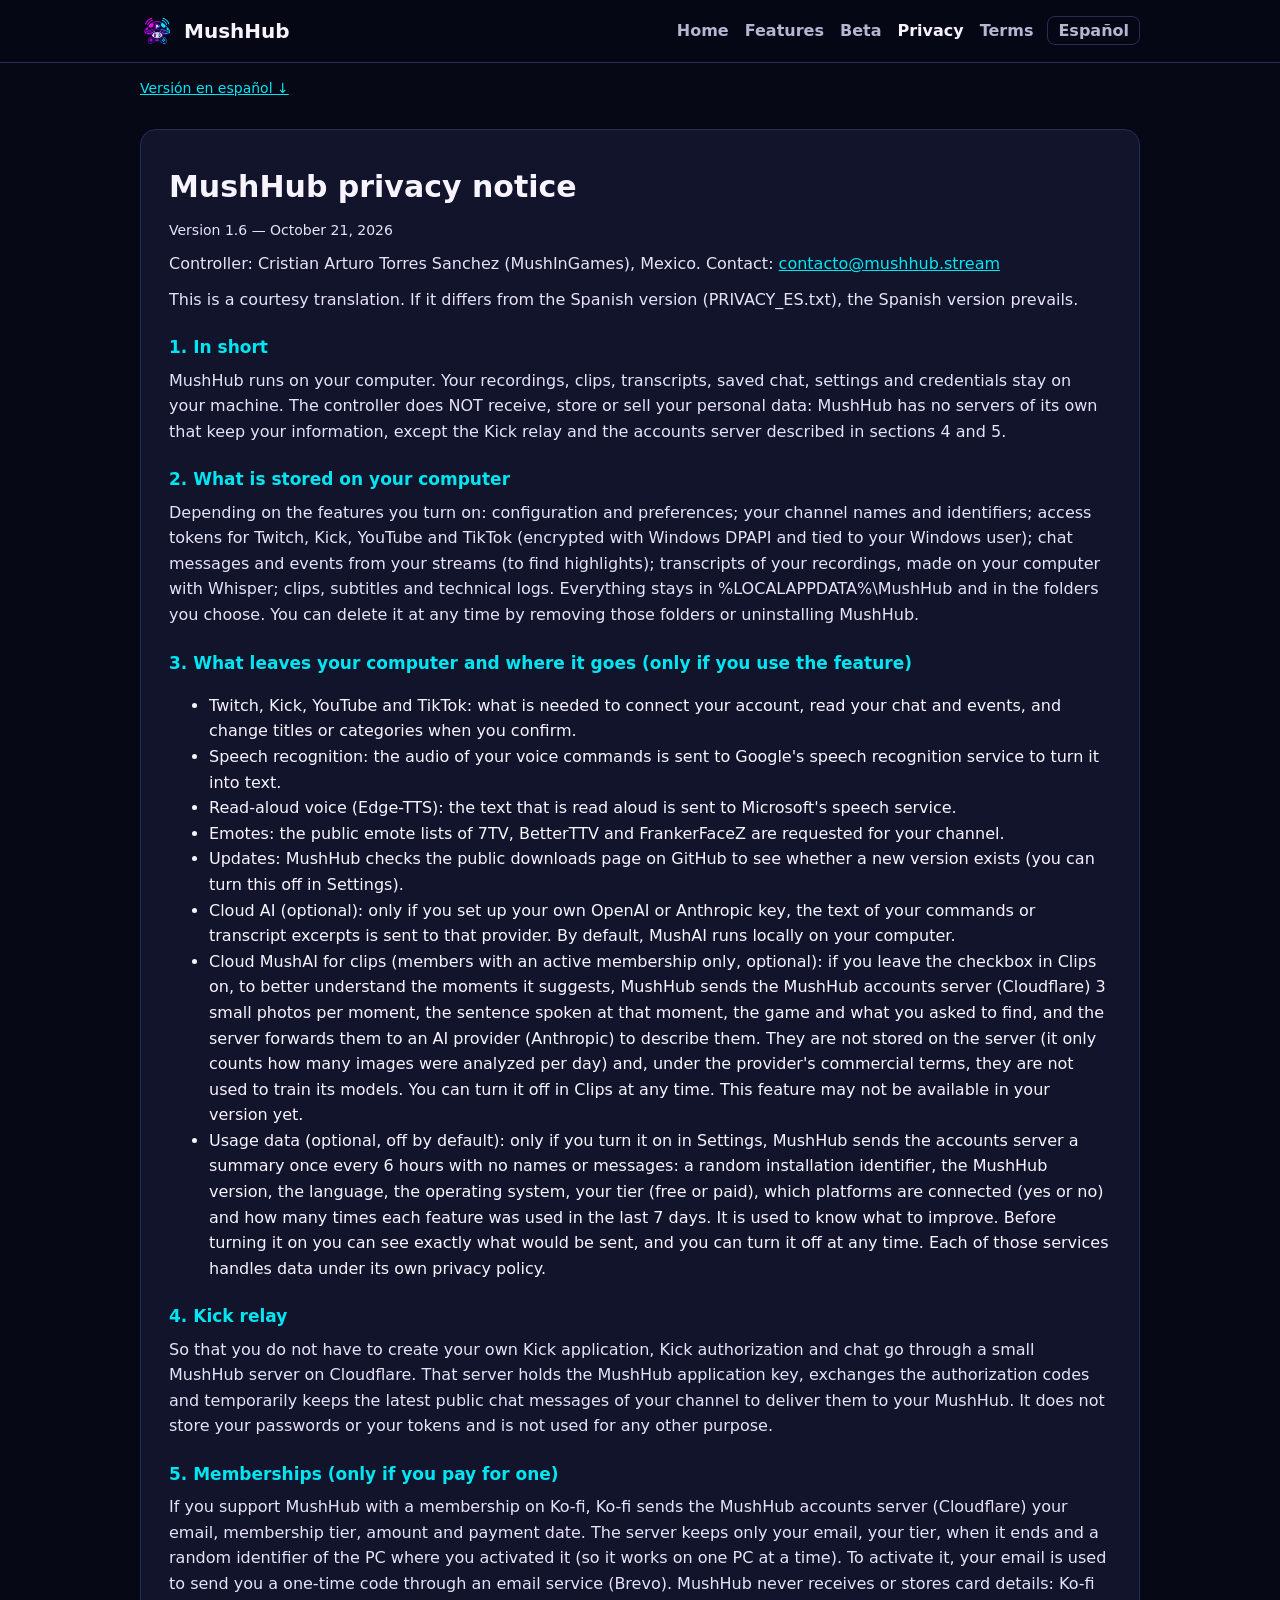
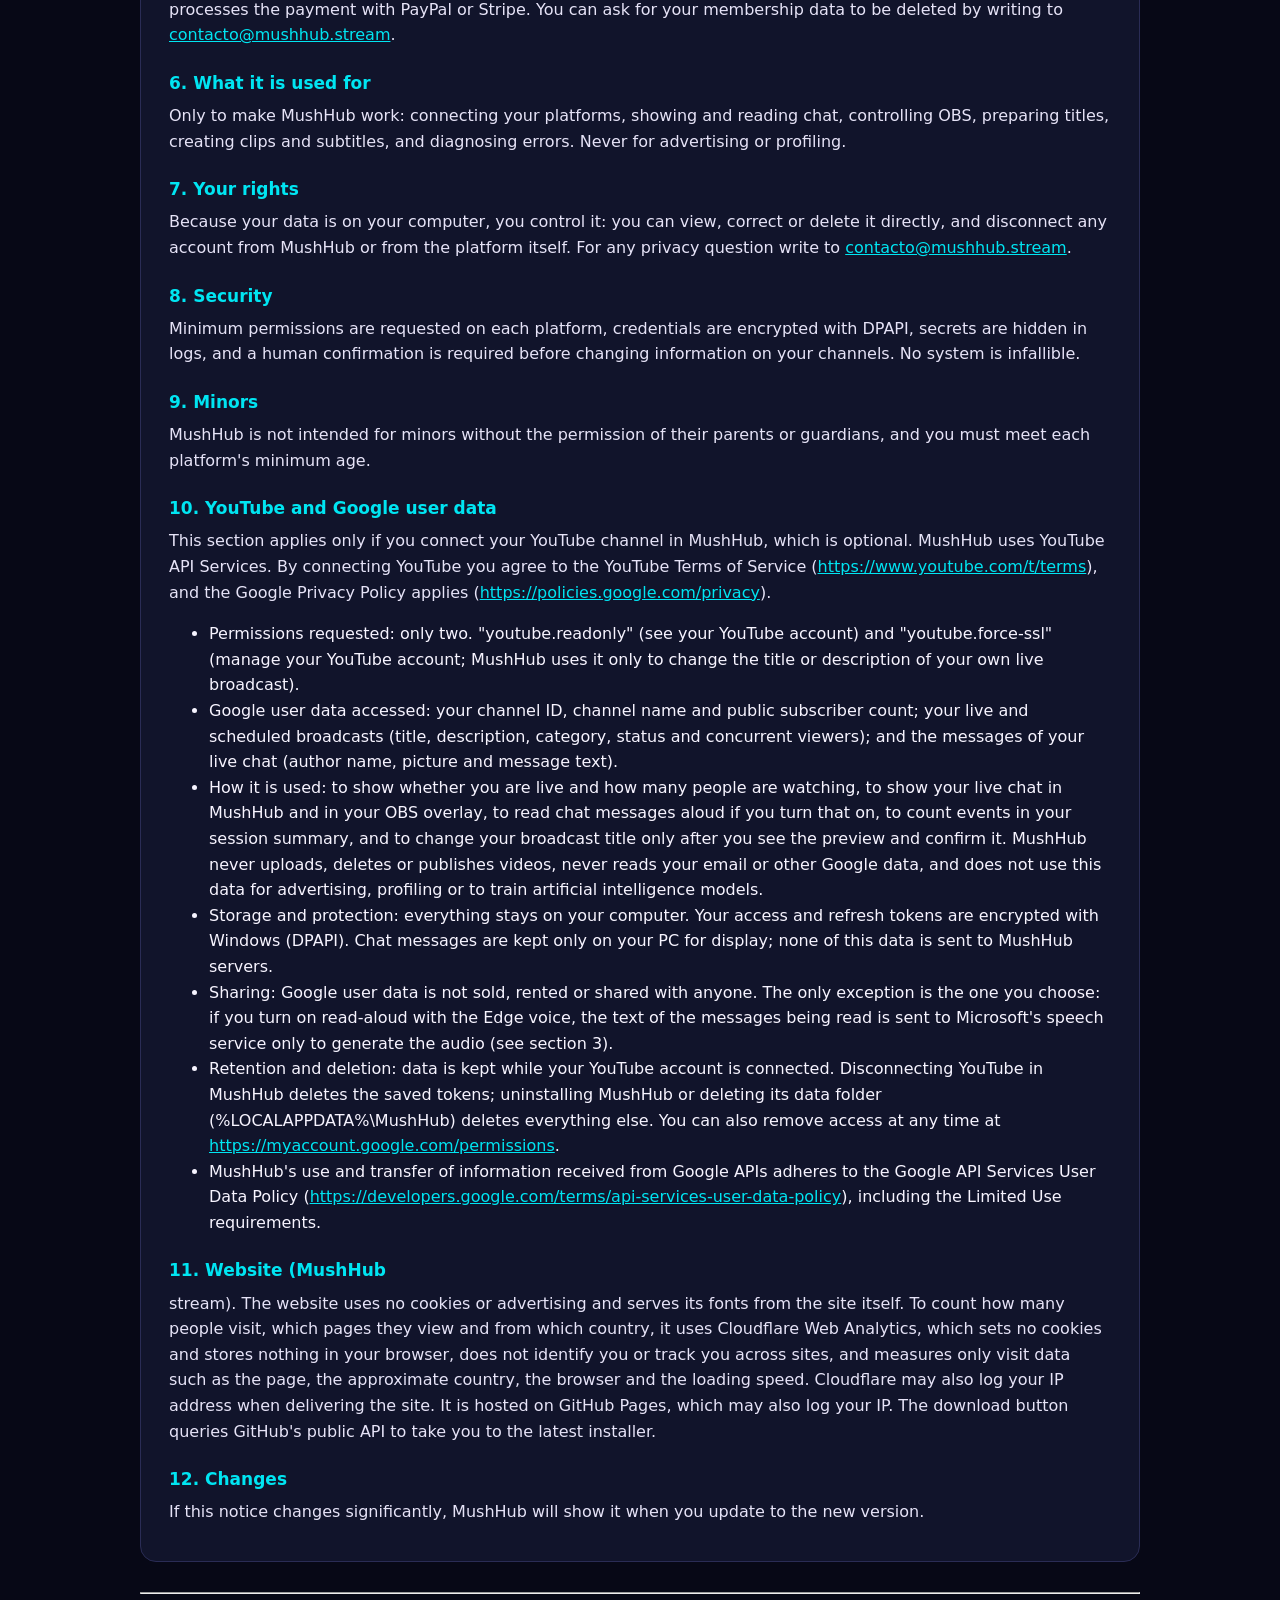
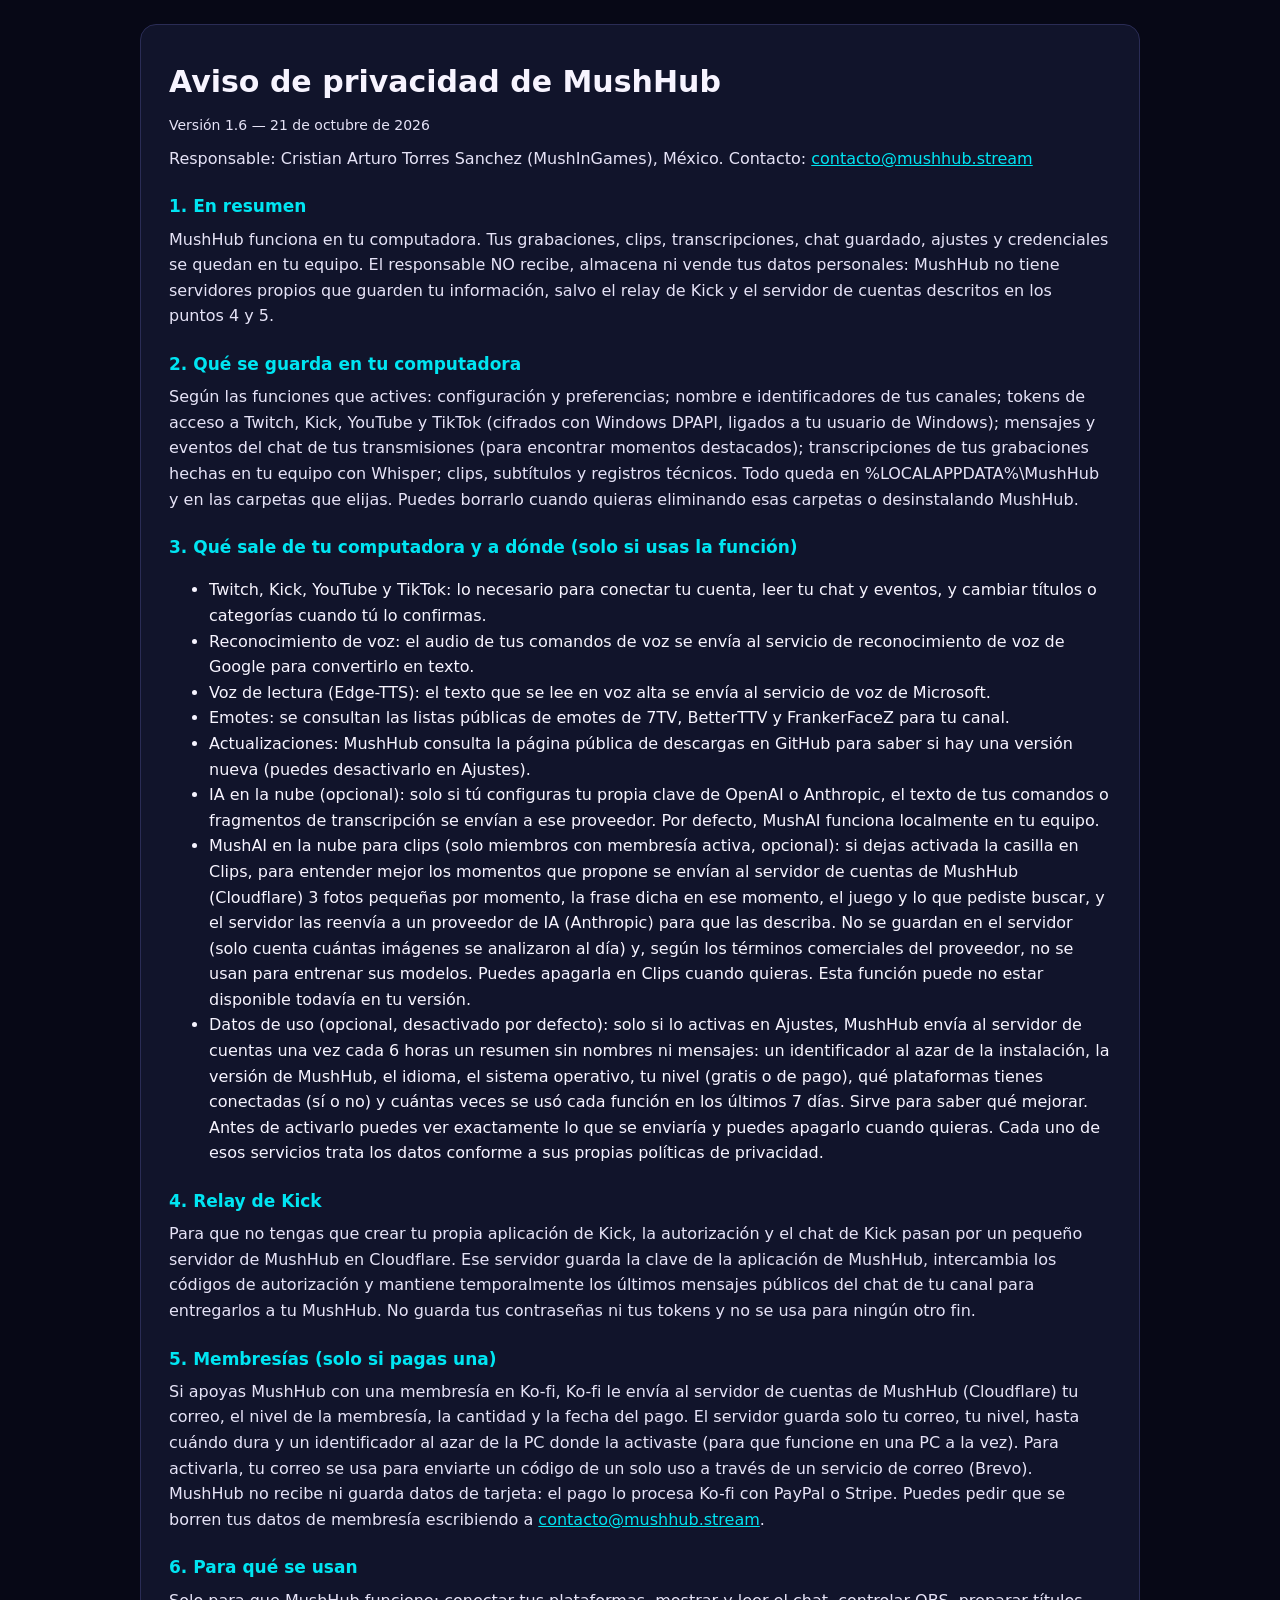
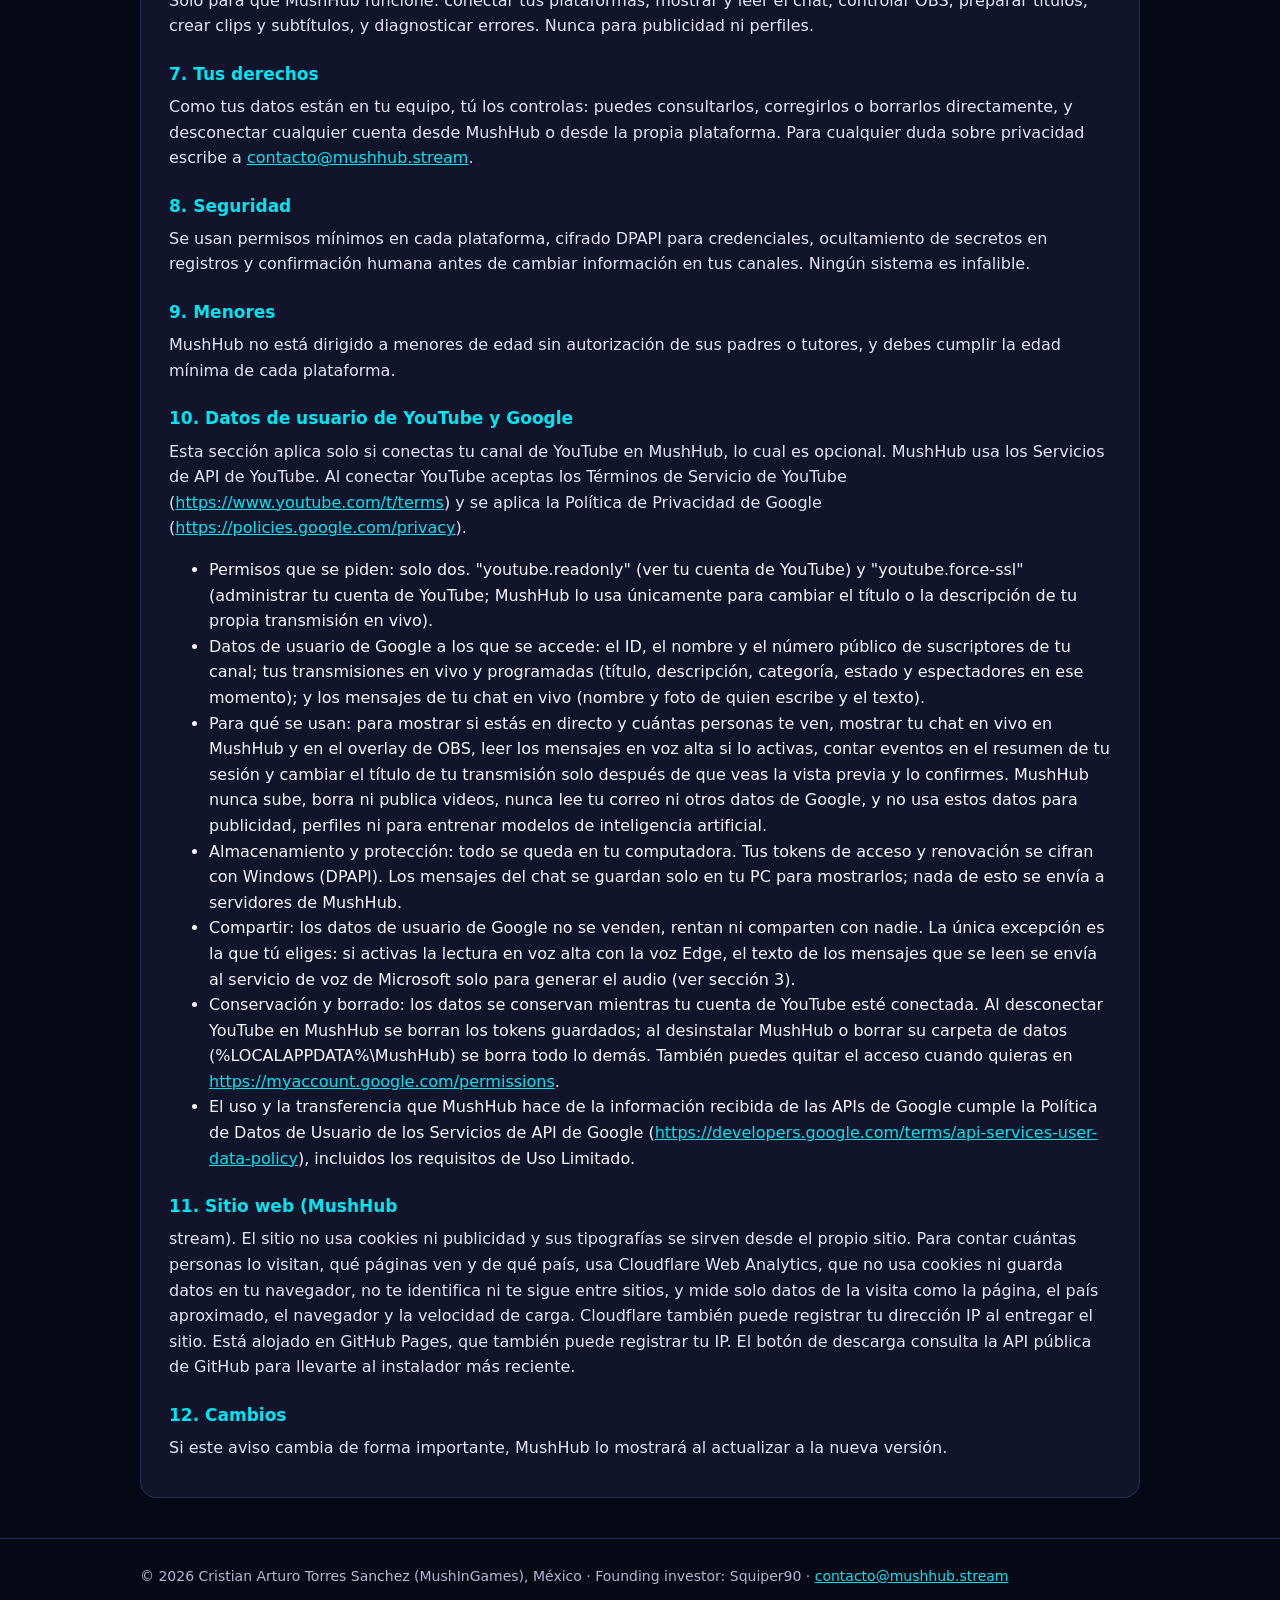
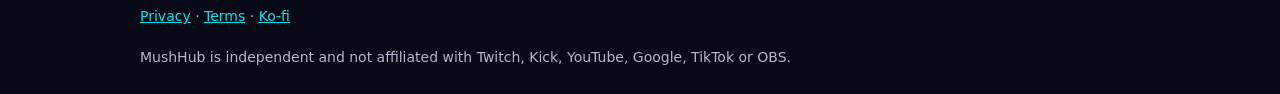
<file: privacidad.html>
<!doctype html>
<html lang="en"><head><meta charset="utf-8"><meta name="viewport" content="width=device-width,initial-scale=1">
<meta http-equiv="Content-Security-Policy" content="default-src 'none'; script-src 'self' 'unsafe-inline' https://static.cloudflareinsights.com; style-src 'self' 'unsafe-inline'; img-src 'self' data:; connect-src https://api.github.com https://cloudflareinsights.com; base-uri 'none'; form-action 'none'; object-src 'none'">
<meta name="referrer" content="strict-origin-when-cross-origin">
<title>Privacy · MushHub</title><meta name="title-es" content="Privacidad · MushHub"><meta name="title-en" content="Privacy · MushHub">
<meta name="description" content="MushHub: asistente de streaming para Windows. Voz para OBS, multichat, títulos para Twitch, Kick y YouTube y clips con IA local.">
<link rel="icon" href="assets/icon.png"><link rel="stylesheet" href="style.css">
</head><body>
<header><div class="wrap"><a class="brand" href="index.html"><img src="assets/icon.png" alt="">MushHub</a>
<nav><a href="index.html"><span>Home</span></a><a href="funciones.html"><span>Features</span></a><a href="beta.html"><span>Beta</span></a><a href="privacidad.html" aria-current=page><span>Privacy</span></a><a href="terminos.html"><span>Terms</span></a></nav><div class="langs"><a class="langLink" href="es.html" hreflang="es" onclick="try{localStorage.setItem(&#39;mh-home&#39;,&#39;es&#39;)}catch(e){}">Español</a></div></div></header>
<main class="wrap"><p class="small"><a href="#es">Versión en español ↓</a></p><div class="doc" lang="en"><h1>MushHub privacy notice</h1>
<p class="small">Version 1.6 — October 21, 2026</p>
<p>Controller: Cristian Arturo Torres Sanchez (MushInGames), Mexico. Contact: <a href="mailto:contacto@mushhub.stream">contacto@mushhub.stream</a></p>
<p>This is a courtesy translation. If it differs from the Spanish version (PRIVACY_ES.txt), the Spanish version prevails.</p>
<h3>1. In short</h3>
<p>MushHub runs on your computer. Your recordings, clips, transcripts, saved chat, settings and credentials stay on your machine. The controller does NOT receive, store or sell your personal data: MushHub has no servers of its own that keep your information, except the Kick relay and the accounts server described in sections 4 and 5.</p>
<h3>2. What is stored on your computer</h3>
<p>Depending on the features you turn on: configuration and preferences; your channel names and identifiers; access tokens for Twitch, Kick, YouTube and TikTok (encrypted with Windows DPAPI and tied to your Windows user); chat messages and events from your streams (to find highlights); transcripts of your recordings, made on your computer with Whisper; clips, subtitles and technical logs. Everything stays in %LOCALAPPDATA%\MushHub and in the folders you choose. You can delete it at any time by removing those folders or uninstalling MushHub.</p>
<h3>3. What leaves your computer and where it goes (only if you use the feature)</h3>
<ul><li>Twitch, Kick, YouTube and TikTok: what is needed to connect your account, read your chat and events, and change titles or categories when you confirm.</li><li>Speech recognition: the audio of your voice commands is sent to Google&#x27;s speech recognition service to turn it into text.</li><li>Read-aloud voice (Edge-TTS): the text that is read aloud is sent to Microsoft&#x27;s speech service.</li><li>Emotes: the public emote lists of 7TV, BetterTTV and FrankerFaceZ are requested for your channel.</li><li>Updates: MushHub checks the public downloads page on GitHub to see whether a new version exists (you can turn this off in Settings).</li><li>Cloud AI (optional): only if you set up your own OpenAI or Anthropic key, the text of your commands or transcript excerpts is sent to that provider. By default, MushAI runs locally on your computer.</li><li>Cloud MushAI for clips (members with an active membership only, optional): if you leave the checkbox in Clips on, to better understand the moments it suggests, MushHub sends the MushHub accounts server (Cloudflare) 3 small photos per moment, the sentence spoken at that moment, the game and what you asked to find, and the server forwards them to an AI provider (Anthropic) to describe them. They are not stored on the server (it only counts how many images were analyzed per day) and, under the provider&#x27;s commercial terms, they are not used to train its models. You can turn it off in Clips at any time. This feature may not be available in your version yet.</li><li>Usage data (optional, off by default): only if you turn it on in Settings, MushHub sends the accounts server a summary once every 6 hours with no names or messages: a random installation identifier, the MushHub version, the language, the operating system, your tier (free or paid), which platforms are connected (yes or no) and how many times each feature was used in the last 7 days. It is used to know what to improve. Before turning it on you can see exactly what would be sent, and you can turn it off at any time. Each of those services handles data under its own privacy policy.</li></ul>
<h3>4. Kick relay</h3>
<p>So that you do not have to create your own Kick application, Kick authorization and chat go through a small MushHub server on Cloudflare. That server holds the MushHub application key, exchanges the authorization codes and temporarily keeps the latest public chat messages of your channel to deliver them to your MushHub. It does not store your passwords or your tokens and is not used for any other purpose.</p>
<h3>5. Memberships (only if you pay for one)</h3>
<p>If you support MushHub with a membership on Ko-fi, Ko-fi sends the MushHub accounts server (Cloudflare) your email, membership tier, amount and payment date. The server keeps only your email, your tier, when it ends and a random identifier of the PC where you activated it (so it works on one PC at a time). To activate it, your email is used to send you a one-time code through an email service (Brevo). MushHub never receives or stores card details: Ko-fi processes the payment with PayPal or Stripe. You can ask for your membership data to be deleted by writing to <a href="mailto:contacto@mushhub.stream">contacto@mushhub.stream</a>.</p>
<h3>6. What it is used for</h3>
<p>Only to make MushHub work: connecting your platforms, showing and reading chat, controlling OBS, preparing titles, creating clips and subtitles, and diagnosing errors. Never for advertising or profiling.</p>
<h3>7. Your rights</h3>
<p>Because your data is on your computer, you control it: you can view, correct or delete it directly, and disconnect any account from MushHub or from the platform itself. For any privacy question write to <a href="mailto:contacto@mushhub.stream">contacto@mushhub.stream</a>.</p>
<h3>8. Security</h3>
<p>Minimum permissions are requested on each platform, credentials are encrypted with DPAPI, secrets are hidden in logs, and a human confirmation is required before changing information on your channels. No system is infallible.</p>
<h3>9. Minors</h3>
<p>MushHub is not intended for minors without the permission of their parents or guardians, and you must meet each platform&#x27;s minimum age.</p>
<h3>10. YouTube and Google user data</h3>
<p>This section applies only if you connect your YouTube channel in MushHub, which is optional. MushHub uses YouTube API Services. By connecting YouTube you agree to the YouTube Terms of Service (<a href="https://www.youtube.com/t/terms">https://www.youtube.com/t/terms</a>), and the Google Privacy Policy applies (<a href="https://policies.google.com/privacy">https://policies.google.com/privacy</a>).</p>
<ul><li>Permissions requested: only two. &quot;youtube.readonly&quot; (see your YouTube account) and &quot;youtube.force-ssl&quot; (manage your YouTube account; MushHub uses it only to change the title or description of your own live broadcast).</li><li>Google user data accessed: your channel ID, channel name and public subscriber count; your live and scheduled broadcasts (title, description, category, status and concurrent viewers); and the messages of your live chat (author name, picture and message text).</li><li>How it is used: to show whether you are live and how many people are watching, to show your live chat in MushHub and in your OBS overlay, to read chat messages aloud if you turn that on, to count events in your session summary, and to change your broadcast title only after you see the preview and confirm it. MushHub never uploads, deletes or publishes videos, never reads your email or other Google data, and does not use this data for advertising, profiling or to train artificial intelligence models.</li><li>Storage and protection: everything stays on your computer. Your access and refresh tokens are encrypted with Windows (DPAPI). Chat messages are kept only on your PC for display; none of this data is sent to MushHub servers.</li><li>Sharing: Google user data is not sold, rented or shared with anyone. The only exception is the one you choose: if you turn on read-aloud with the Edge voice, the text of the messages being read is sent to Microsoft&#x27;s speech service only to generate the audio (see section 3).</li><li>Retention and deletion: data is kept while your YouTube account is connected. Disconnecting YouTube in MushHub deletes the saved tokens; uninstalling MushHub or deleting its data folder (%LOCALAPPDATA%\MushHub) deletes everything else. You can also remove access at any time at <a href="https://myaccount.google.com/permissions">https://myaccount.google.com/permissions</a>.</li><li>MushHub&#x27;s use and transfer of information received from Google APIs adheres to the Google API Services User Data Policy (<a href="https://developers.google.com/terms/api-services-user-data-policy">https://developers.google.com/terms/api-services-user-data-policy</a>), including the Limited Use requirements.</li></ul>
<h3>11. Website (MushHub</h3>
<p>stream). The website uses no cookies or advertising and serves its fonts from the site itself. To count how many people visit, which pages they view and from which country, it uses Cloudflare Web Analytics, which sets no cookies and stores nothing in your browser, does not identify you or track you across sites, and measures only visit data such as the page, the approximate country, the browser and the loading speed. Cloudflare may also log your IP address when delivering the site. It is hosted on GitHub Pages, which may also log your IP. The download button queries GitHub&#x27;s public API to take you to the latest installer.</p>
<h3>12. Changes</h3>
<p>If this notice changes significantly, MushHub will show it when you update to the new version.</p></div><hr id="es"><div class="doc" lang="es"><h1>Aviso de privacidad de MushHub</h1>
<p class="small">Versión 1.6 — 21 de octubre de 2026</p>
<p>Responsable: Cristian Arturo Torres Sanchez (MushInGames), México. Contacto: <a href="mailto:contacto@mushhub.stream">contacto@mushhub.stream</a></p>
<h3>1. En resumen</h3>
<p>MushHub funciona en tu computadora. Tus grabaciones, clips, transcripciones, chat guardado, ajustes y credenciales se quedan en tu equipo. El responsable NO recibe, almacena ni vende tus datos personales: MushHub no tiene servidores propios que guarden tu información, salvo el relay de Kick y el servidor de cuentas descritos en los puntos 4 y 5.</p>
<h3>2. Qué se guarda en tu computadora</h3>
<p>Según las funciones que actives: configuración y preferencias; nombre e identificadores de tus canales; tokens de acceso a Twitch, Kick, YouTube y TikTok (cifrados con Windows DPAPI, ligados a tu usuario de Windows); mensajes y eventos del chat de tus transmisiones (para encontrar momentos destacados); transcripciones de tus grabaciones hechas en tu equipo con Whisper; clips, subtítulos y registros técnicos. Todo queda en %LOCALAPPDATA%\MushHub y en las carpetas que elijas. Puedes borrarlo cuando quieras eliminando esas carpetas o desinstalando MushHub.</p>
<h3>3. Qué sale de tu computadora y a dónde (solo si usas la función)</h3>
<ul><li>Twitch, Kick, YouTube y TikTok: lo necesario para conectar tu cuenta, leer tu chat y eventos, y cambiar títulos o categorías cuando tú lo confirmas.</li><li>Reconocimiento de voz: el audio de tus comandos de voz se envía al servicio de reconocimiento de voz de Google para convertirlo en texto.</li><li>Voz de lectura (Edge-TTS): el texto que se lee en voz alta se envía al servicio de voz de Microsoft.</li><li>Emotes: se consultan las listas públicas de emotes de 7TV, BetterTTV y FrankerFaceZ para tu canal.</li><li>Actualizaciones: MushHub consulta la página pública de descargas en GitHub para saber si hay una versión nueva (puedes desactivarlo en Ajustes).</li><li>IA en la nube (opcional): solo si tú configuras tu propia clave de OpenAI o Anthropic, el texto de tus comandos o fragmentos de transcripción se envían a ese proveedor. Por defecto, MushAI funciona localmente en tu equipo.</li><li>MushAI en la nube para clips (solo miembros con membresía activa, opcional): si dejas activada la casilla en Clips, para entender mejor los momentos que propone se envían al servidor de cuentas de MushHub (Cloudflare) 3 fotos pequeñas por momento, la frase dicha en ese momento, el juego y lo que pediste buscar, y el servidor las reenvía a un proveedor de IA (Anthropic) para que las describa. No se guardan en el servidor (solo cuenta cuántas imágenes se analizaron al día) y, según los términos comerciales del proveedor, no se usan para entrenar sus modelos. Puedes apagarla en Clips cuando quieras. Esta función puede no estar disponible todavía en tu versión.</li><li>Datos de uso (opcional, desactivado por defecto): solo si lo activas en Ajustes, MushHub envía al servidor de cuentas una vez cada 6 horas un resumen sin nombres ni mensajes: un identificador al azar de la instalación, la versión de MushHub, el idioma, el sistema operativo, tu nivel (gratis o de pago), qué plataformas tienes conectadas (sí o no) y cuántas veces se usó cada función en los últimos 7 días. Sirve para saber qué mejorar. Antes de activarlo puedes ver exactamente lo que se enviaría y puedes apagarlo cuando quieras. Cada uno de esos servicios trata los datos conforme a sus propias políticas de privacidad.</li></ul>
<h3>4. Relay de Kick</h3>
<p>Para que no tengas que crear tu propia aplicación de Kick, la autorización y el chat de Kick pasan por un pequeño servidor de MushHub en Cloudflare. Ese servidor guarda la clave de la aplicación de MushHub, intercambia los códigos de autorización y mantiene temporalmente los últimos mensajes públicos del chat de tu canal para entregarlos a tu MushHub. No guarda tus contraseñas ni tus tokens y no se usa para ningún otro fin.</p>
<h3>5. Membresías (solo si pagas una)</h3>
<p>Si apoyas MushHub con una membresía en Ko-fi, Ko-fi le envía al servidor de cuentas de MushHub (Cloudflare) tu correo, el nivel de la membresía, la cantidad y la fecha del pago. El servidor guarda solo tu correo, tu nivel, hasta cuándo dura y un identificador al azar de la PC donde la activaste (para que funcione en una PC a la vez). Para activarla, tu correo se usa para enviarte un código de un solo uso a través de un servicio de correo (Brevo). MushHub no recibe ni guarda datos de tarjeta: el pago lo procesa Ko-fi con PayPal o Stripe. Puedes pedir que se borren tus datos de membresía escribiendo a <a href="mailto:contacto@mushhub.stream">contacto@mushhub.stream</a>.</p>
<h3>6. Para qué se usan</h3>
<p>Solo para que MushHub funcione: conectar tus plataformas, mostrar y leer el chat, controlar OBS, preparar títulos, crear clips y subtítulos, y diagnosticar errores. Nunca para publicidad ni perfiles.</p>
<h3>7. Tus derechos</h3>
<p>Como tus datos están en tu equipo, tú los controlas: puedes consultarlos, corregirlos o borrarlos directamente, y desconectar cualquier cuenta desde MushHub o desde la propia plataforma. Para cualquier duda sobre privacidad escribe a <a href="mailto:contacto@mushhub.stream">contacto@mushhub.stream</a>.</p>
<h3>8. Seguridad</h3>
<p>Se usan permisos mínimos en cada plataforma, cifrado DPAPI para credenciales, ocultamiento de secretos en registros y confirmación humana antes de cambiar información en tus canales. Ningún sistema es infalible.</p>
<h3>9. Menores</h3>
<p>MushHub no está dirigido a menores de edad sin autorización de sus padres o tutores, y debes cumplir la edad mínima de cada plataforma.</p>
<h3>10. Datos de usuario de YouTube y Google</h3>
<p>Esta sección aplica solo si conectas tu canal de YouTube en MushHub, lo cual es opcional. MushHub usa los Servicios de API de YouTube. Al conectar YouTube aceptas los Términos de Servicio de YouTube (<a href="https://www.youtube.com/t/terms">https://www.youtube.com/t/terms</a>) y se aplica la Política de Privacidad de Google (<a href="https://policies.google.com/privacy">https://policies.google.com/privacy</a>).</p>
<ul><li>Permisos que se piden: solo dos. &quot;youtube.readonly&quot; (ver tu cuenta de YouTube) y &quot;youtube.force-ssl&quot; (administrar tu cuenta de YouTube; MushHub lo usa únicamente para cambiar el título o la descripción de tu propia transmisión en vivo).</li><li>Datos de usuario de Google a los que se accede: el ID, el nombre y el número público de suscriptores de tu canal; tus transmisiones en vivo y programadas (título, descripción, categoría, estado y espectadores en ese momento); y los mensajes de tu chat en vivo (nombre y foto de quien escribe y el texto).</li><li>Para qué se usan: para mostrar si estás en directo y cuántas personas te ven, mostrar tu chat en vivo en MushHub y en el overlay de OBS, leer los mensajes en voz alta si lo activas, contar eventos en el resumen de tu sesión y cambiar el título de tu transmisión solo después de que veas la vista previa y lo confirmes. MushHub nunca sube, borra ni publica videos, nunca lee tu correo ni otros datos de Google, y no usa estos datos para publicidad, perfiles ni para entrenar modelos de inteligencia artificial.</li><li>Almacenamiento y protección: todo se queda en tu computadora. Tus tokens de acceso y renovación se cifran con Windows (DPAPI). Los mensajes del chat se guardan solo en tu PC para mostrarlos; nada de esto se envía a servidores de MushHub.</li><li>Compartir: los datos de usuario de Google no se venden, rentan ni comparten con nadie. La única excepción es la que tú eliges: si activas la lectura en voz alta con la voz Edge, el texto de los mensajes que se leen se envía al servicio de voz de Microsoft solo para generar el audio (ver sección 3).</li><li>Conservación y borrado: los datos se conservan mientras tu cuenta de YouTube esté conectada. Al desconectar YouTube en MushHub se borran los tokens guardados; al desinstalar MushHub o borrar su carpeta de datos (%LOCALAPPDATA%\MushHub) se borra todo lo demás. También puedes quitar el acceso cuando quieras en <a href="https://myaccount.google.com/permissions">https://myaccount.google.com/permissions</a>.</li><li>El uso y la transferencia que MushHub hace de la información recibida de las APIs de Google cumple la Política de Datos de Usuario de los Servicios de API de Google (<a href="https://developers.google.com/terms/api-services-user-data-policy">https://developers.google.com/terms/api-services-user-data-policy</a>), incluidos los requisitos de Uso Limitado.</li></ul>
<h3>11. Sitio web (MushHub</h3>
<p>stream). El sitio no usa cookies ni publicidad y sus tipografías se sirven desde el propio sitio. Para contar cuántas personas lo visitan, qué páginas ven y de qué país, usa Cloudflare Web Analytics, que no usa cookies ni guarda datos en tu navegador, no te identifica ni te sigue entre sitios, y mide solo datos de la visita como la página, el país aproximado, el navegador y la velocidad de carga. Cloudflare también puede registrar tu dirección IP al entregar el sitio. Está alojado en GitHub Pages, que también puede registrar tu IP. El botón de descarga consulta la API pública de GitHub para llevarte al instalador más reciente.</p>
<h3>12. Cambios</h3>
<p>Si este aviso cambia de forma importante, MushHub lo mostrará al actualizar a la nueva versión.</p></div></main>
<footer><div class="wrap"><div>© 2026 Cristian Arturo Torres Sanchez (MushInGames), México · <span>Founding investor</span>: Squiper90 ·
<a href="mailto:contacto@mushhub.stream">contacto@mushhub.stream</a></div><div><a href="privacidad.html"><span>Privacy</span></a> ·
<a href="terminos.html"><span>Terms</span></a> · <a href="https://ko-fi.com/mushingames">Ko-fi</a></div>
<div class="small" style="width:100%"><span>MushHub is independent and not affiliated with Twitch, Kick, YouTube, Google, TikTok or OBS.</span></div></div></footer>
</body></html>
</file>
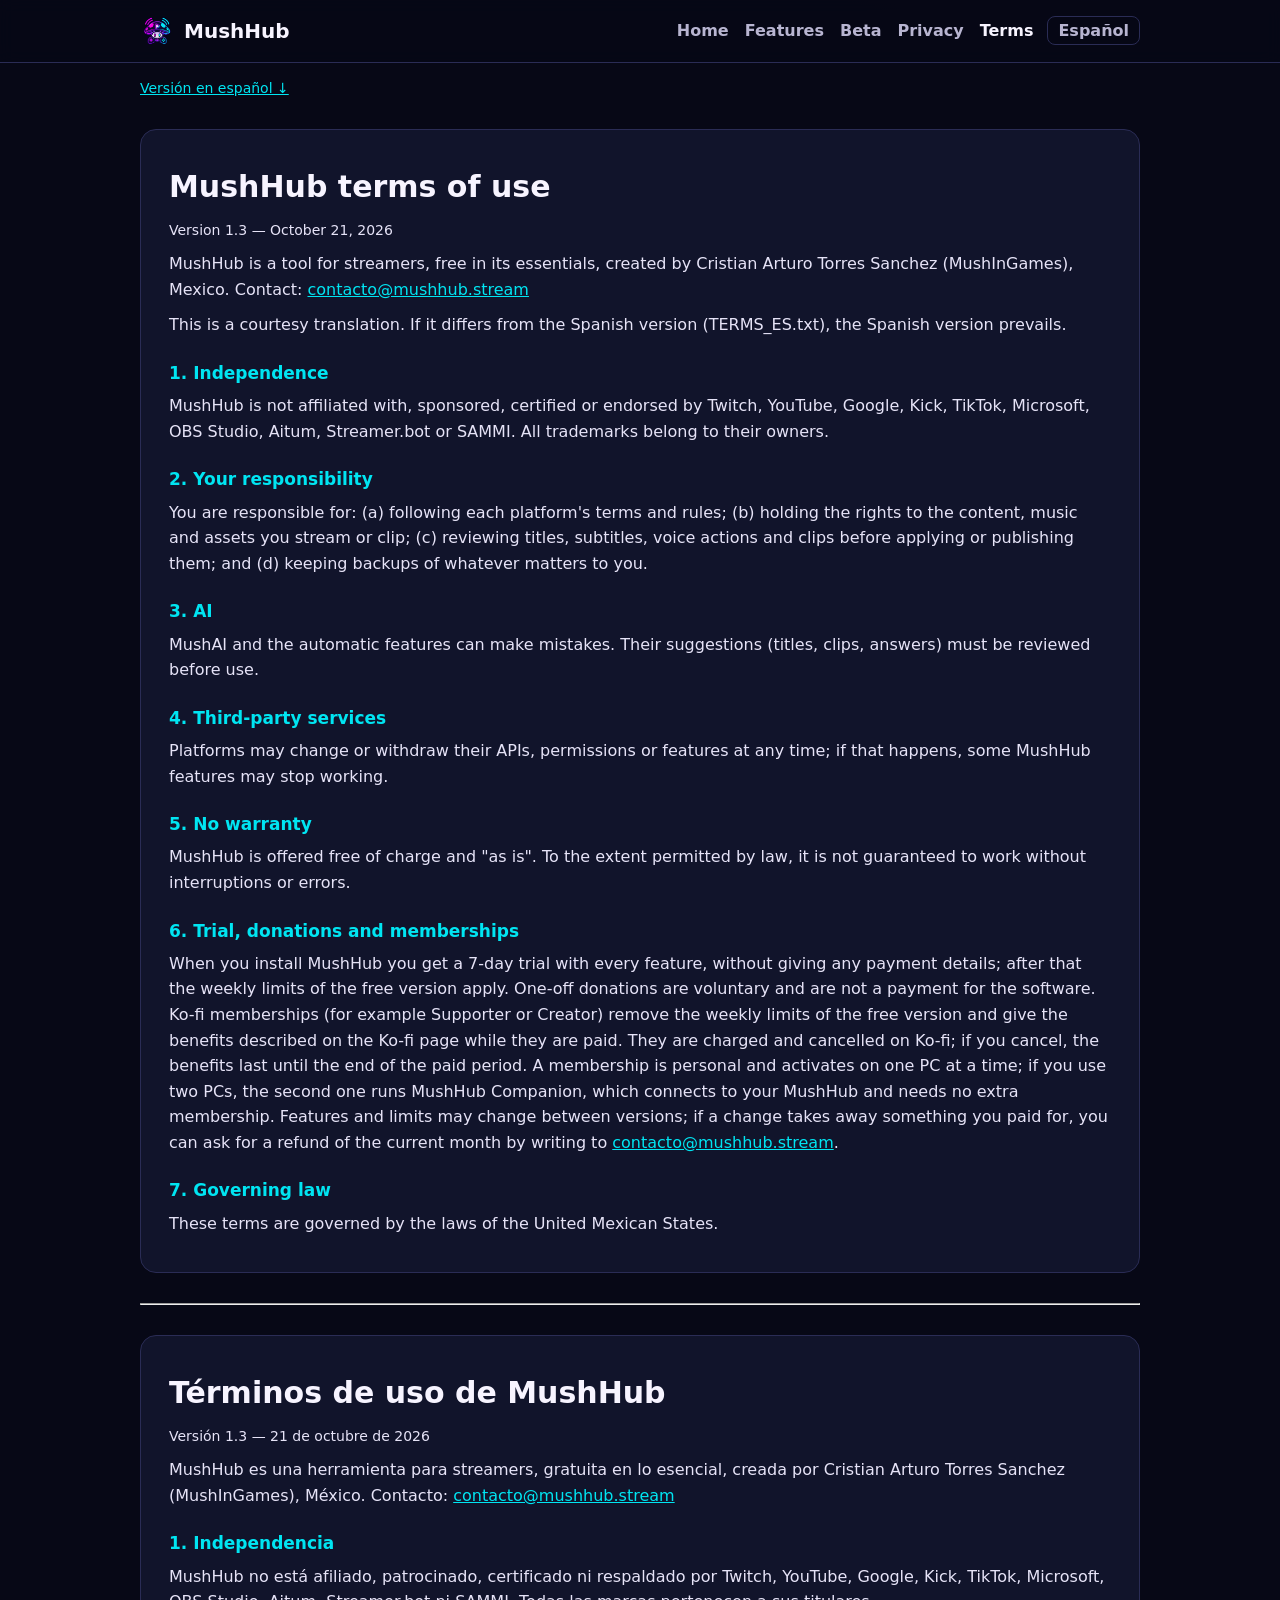
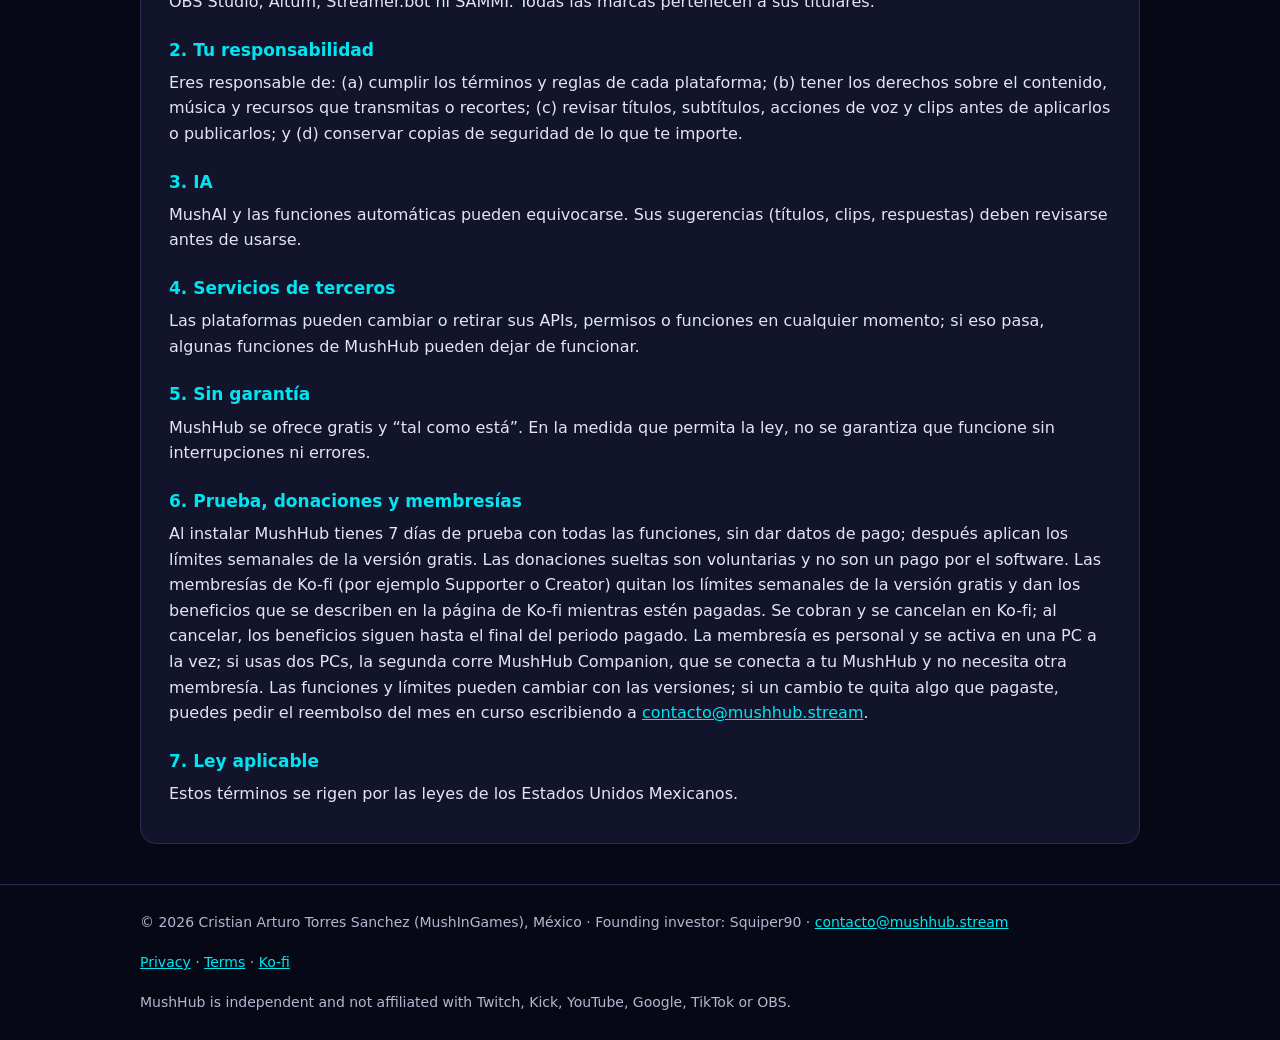
<file: terminos.html>
<!doctype html>
<html lang="en"><head><meta charset="utf-8"><meta name="viewport" content="width=device-width,initial-scale=1">
<meta http-equiv="Content-Security-Policy" content="default-src 'none'; script-src 'self' 'unsafe-inline' https://static.cloudflareinsights.com; style-src 'self' 'unsafe-inline'; img-src 'self' data:; connect-src https://api.github.com https://cloudflareinsights.com; base-uri 'none'; form-action 'none'; object-src 'none'">
<meta name="referrer" content="strict-origin-when-cross-origin">
<title>Terms · MushHub</title><meta name="title-es" content="Términos · MushHub"><meta name="title-en" content="Terms · MushHub">
<meta name="description" content="MushHub: asistente de streaming para Windows. Voz para OBS, multichat, títulos para Twitch, Kick y YouTube y clips con IA local.">
<link rel="icon" href="assets/icon.png"><link rel="stylesheet" href="style.css">
</head><body>
<header><div class="wrap"><a class="brand" href="index.html"><img src="assets/icon.png" alt="">MushHub</a>
<nav><a href="index.html"><span>Home</span></a><a href="funciones.html"><span>Features</span></a><a href="beta.html"><span>Beta</span></a><a href="privacidad.html"><span>Privacy</span></a><a href="terminos.html" aria-current=page><span>Terms</span></a></nav><div class="langs"><a class="langLink" href="es.html" hreflang="es" onclick="try{localStorage.setItem(&#39;mh-home&#39;,&#39;es&#39;)}catch(e){}">Español</a></div></div></header>
<main class="wrap"><p class="small"><a href="#es">Versión en español ↓</a></p><div class="doc" lang="en"><h1>MushHub terms of use</h1>
<p class="small">Version 1.3 — October 21, 2026</p>
<p>MushHub is a tool for streamers, free in its essentials, created by Cristian Arturo Torres Sanchez (MushInGames), Mexico. Contact: <a href="mailto:contacto@mushhub.stream">contacto@mushhub.stream</a></p>
<p>This is a courtesy translation. If it differs from the Spanish version (TERMS_ES.txt), the Spanish version prevails.</p>
<h3>1. Independence</h3>
<p>MushHub is not affiliated with, sponsored, certified or endorsed by Twitch, YouTube, Google, Kick, TikTok, Microsoft, OBS Studio, Aitum, Streamer.bot or SAMMI. All trademarks belong to their owners.</p>
<h3>2. Your responsibility</h3>
<p>You are responsible for: (a) following each platform&#x27;s terms and rules; (b) holding the rights to the content, music and assets you stream or clip; (c) reviewing titles, subtitles, voice actions and clips before applying or publishing them; and (d) keeping backups of whatever matters to you.</p>
<h3>3. AI</h3>
<p>MushAI and the automatic features can make mistakes. Their suggestions (titles, clips, answers) must be reviewed before use.</p>
<h3>4. Third-party services</h3>
<p>Platforms may change or withdraw their APIs, permissions or features at any time; if that happens, some MushHub features may stop working.</p>
<h3>5. No warranty</h3>
<p>MushHub is offered free of charge and &quot;as is&quot;. To the extent permitted by law, it is not guaranteed to work without interruptions or errors.</p>
<h3>6. Trial, donations and memberships</h3>
<p>When you install MushHub you get a 7-day trial with every feature, without giving any payment details; after that the weekly limits of the free version apply. One-off donations are voluntary and are not a payment for the software. Ko-fi memberships (for example Supporter or Creator) remove the weekly limits of the free version and give the benefits described on the Ko-fi page while they are paid. They are charged and cancelled on Ko-fi; if you cancel, the benefits last until the end of the paid period. A membership is personal and activates on one PC at a time; if you use two PCs, the second one runs MushHub Companion, which connects to your MushHub and needs no extra membership. Features and limits may change between versions; if a change takes away something you paid for, you can ask for a refund of the current month by writing to <a href="mailto:contacto@mushhub.stream">contacto@mushhub.stream</a>.</p>
<h3>7. Governing law</h3>
<p>These terms are governed by the laws of the United Mexican States.</p></div><hr id="es"><div class="doc" lang="es"><h1>Términos de uso de MushHub</h1>
<p class="small">Versión 1.3 — 21 de octubre de 2026</p>
<p>MushHub es una herramienta para streamers, gratuita en lo esencial, creada por Cristian Arturo Torres Sanchez (MushInGames), México. Contacto: <a href="mailto:contacto@mushhub.stream">contacto@mushhub.stream</a></p>
<h3>1. Independencia</h3>
<p>MushHub no está afiliado, patrocinado, certificado ni respaldado por Twitch, YouTube, Google, Kick, TikTok, Microsoft, OBS Studio, Aitum, Streamer.bot ni SAMMI. Todas las marcas pertenecen a sus titulares.</p>
<h3>2. Tu responsabilidad</h3>
<p>Eres responsable de: (a) cumplir los términos y reglas de cada plataforma; (b) tener los derechos sobre el contenido, música y recursos que transmitas o recortes; (c) revisar títulos, subtítulos, acciones de voz y clips antes de aplicarlos o publicarlos; y (d) conservar copias de seguridad de lo que te importe.</p>
<h3>3. IA</h3>
<p>MushAI y las funciones automáticas pueden equivocarse. Sus sugerencias (títulos, clips, respuestas) deben revisarse antes de usarse.</p>
<h3>4. Servicios de terceros</h3>
<p>Las plataformas pueden cambiar o retirar sus APIs, permisos o funciones en cualquier momento; si eso pasa, algunas funciones de MushHub pueden dejar de funcionar.</p>
<h3>5. Sin garantía</h3>
<p>MushHub se ofrece gratis y “tal como está”. En la medida que permita la ley, no se garantiza que funcione sin interrupciones ni errores.</p>
<h3>6. Prueba, donaciones y membresías</h3>
<p>Al instalar MushHub tienes 7 días de prueba con todas las funciones, sin dar datos de pago; después aplican los límites semanales de la versión gratis. Las donaciones sueltas son voluntarias y no son un pago por el software. Las membresías de Ko-fi (por ejemplo Supporter o Creator) quitan los límites semanales de la versión gratis y dan los beneficios que se describen en la página de Ko-fi mientras estén pagadas. Se cobran y se cancelan en Ko-fi; al cancelar, los beneficios siguen hasta el final del periodo pagado. La membresía es personal y se activa en una PC a la vez; si usas dos PCs, la segunda corre MushHub Companion, que se conecta a tu MushHub y no necesita otra membresía. Las funciones y límites pueden cambiar con las versiones; si un cambio te quita algo que pagaste, puedes pedir el reembolso del mes en curso escribiendo a <a href="mailto:contacto@mushhub.stream">contacto@mushhub.stream</a>.</p>
<h3>7. Ley aplicable</h3>
<p>Estos términos se rigen por las leyes de los Estados Unidos Mexicanos.</p></div></main>
<footer><div class="wrap"><div>© 2026 Cristian Arturo Torres Sanchez (MushInGames), México · <span>Founding investor</span>: Squiper90 ·
<a href="mailto:contacto@mushhub.stream">contacto@mushhub.stream</a></div><div><a href="privacidad.html"><span>Privacy</span></a> ·
<a href="terminos.html"><span>Terms</span></a> · <a href="https://ko-fi.com/mushingames">Ko-fi</a></div>
<div class="small" style="width:100%"><span>MushHub is independent and not affiliated with Twitch, Kick, YouTube, Google, TikTok or OBS.</span></div></div></footer>
</body></html>
</file>
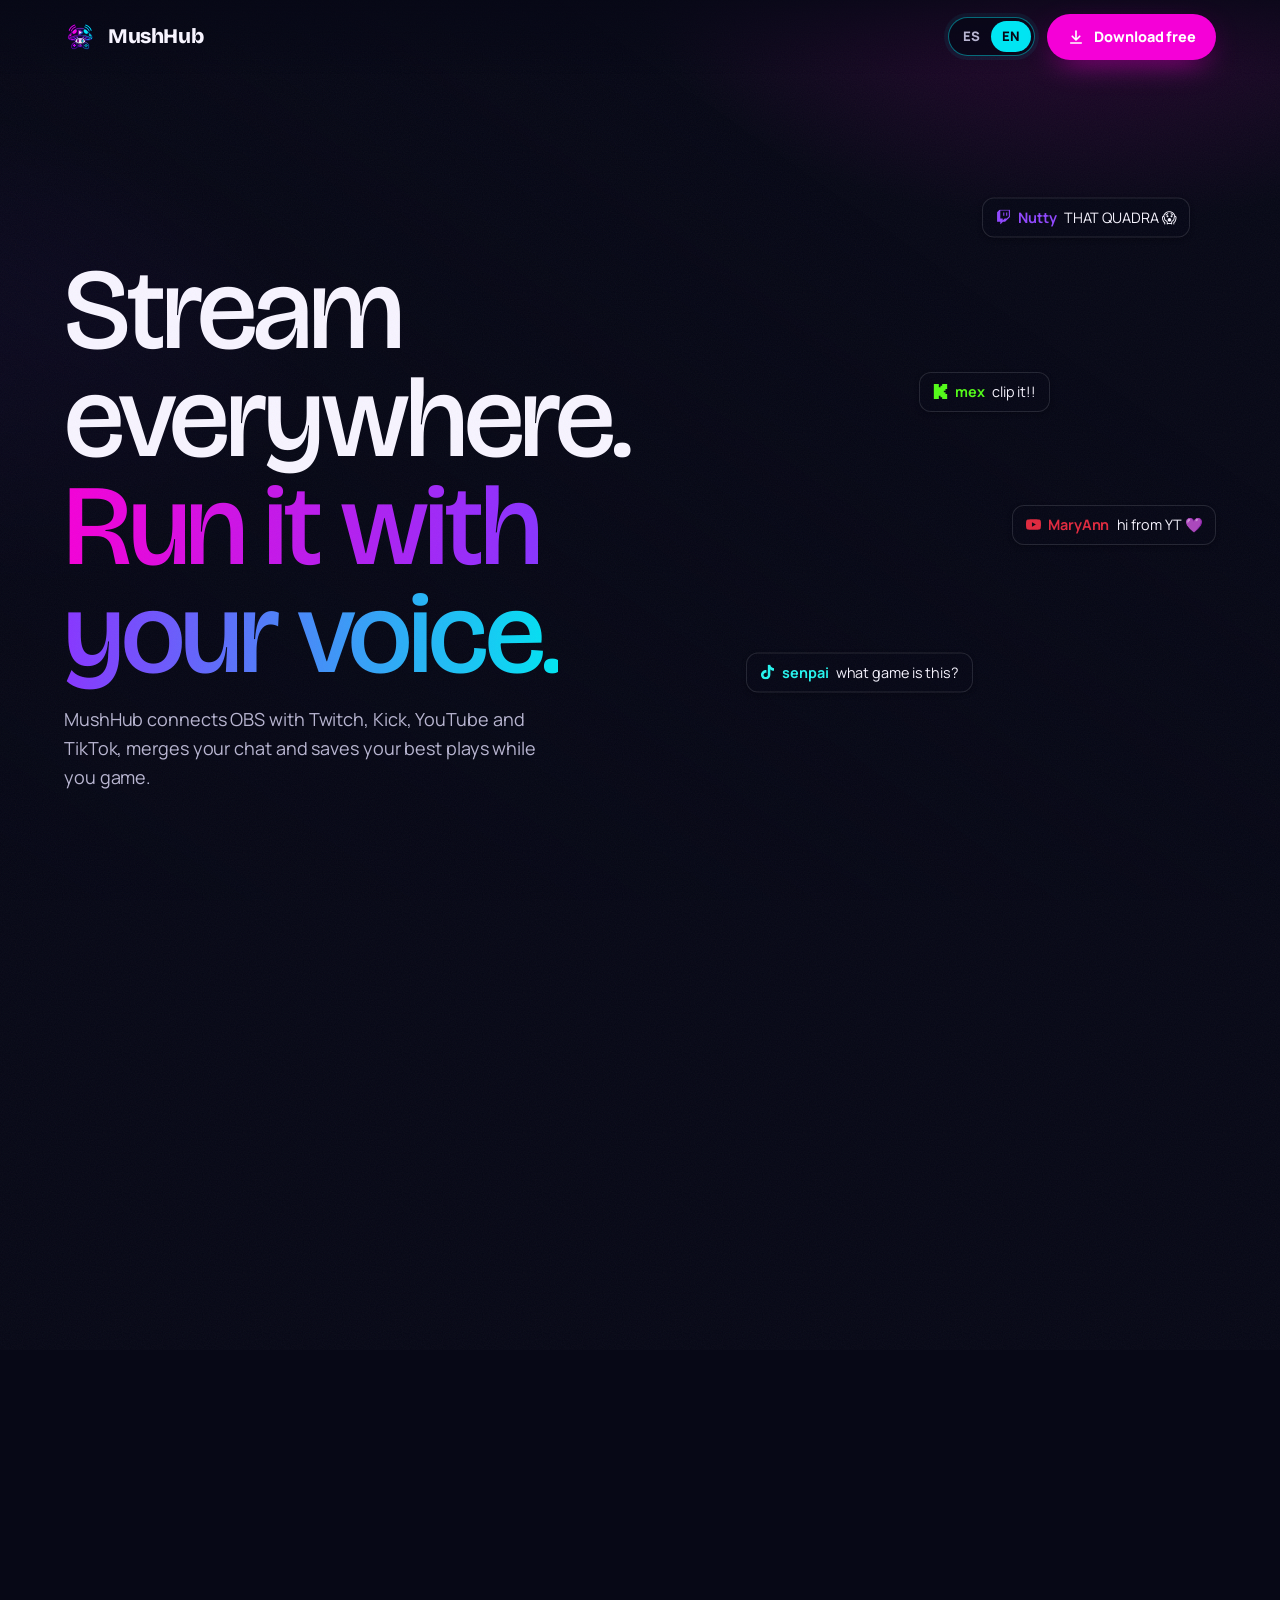
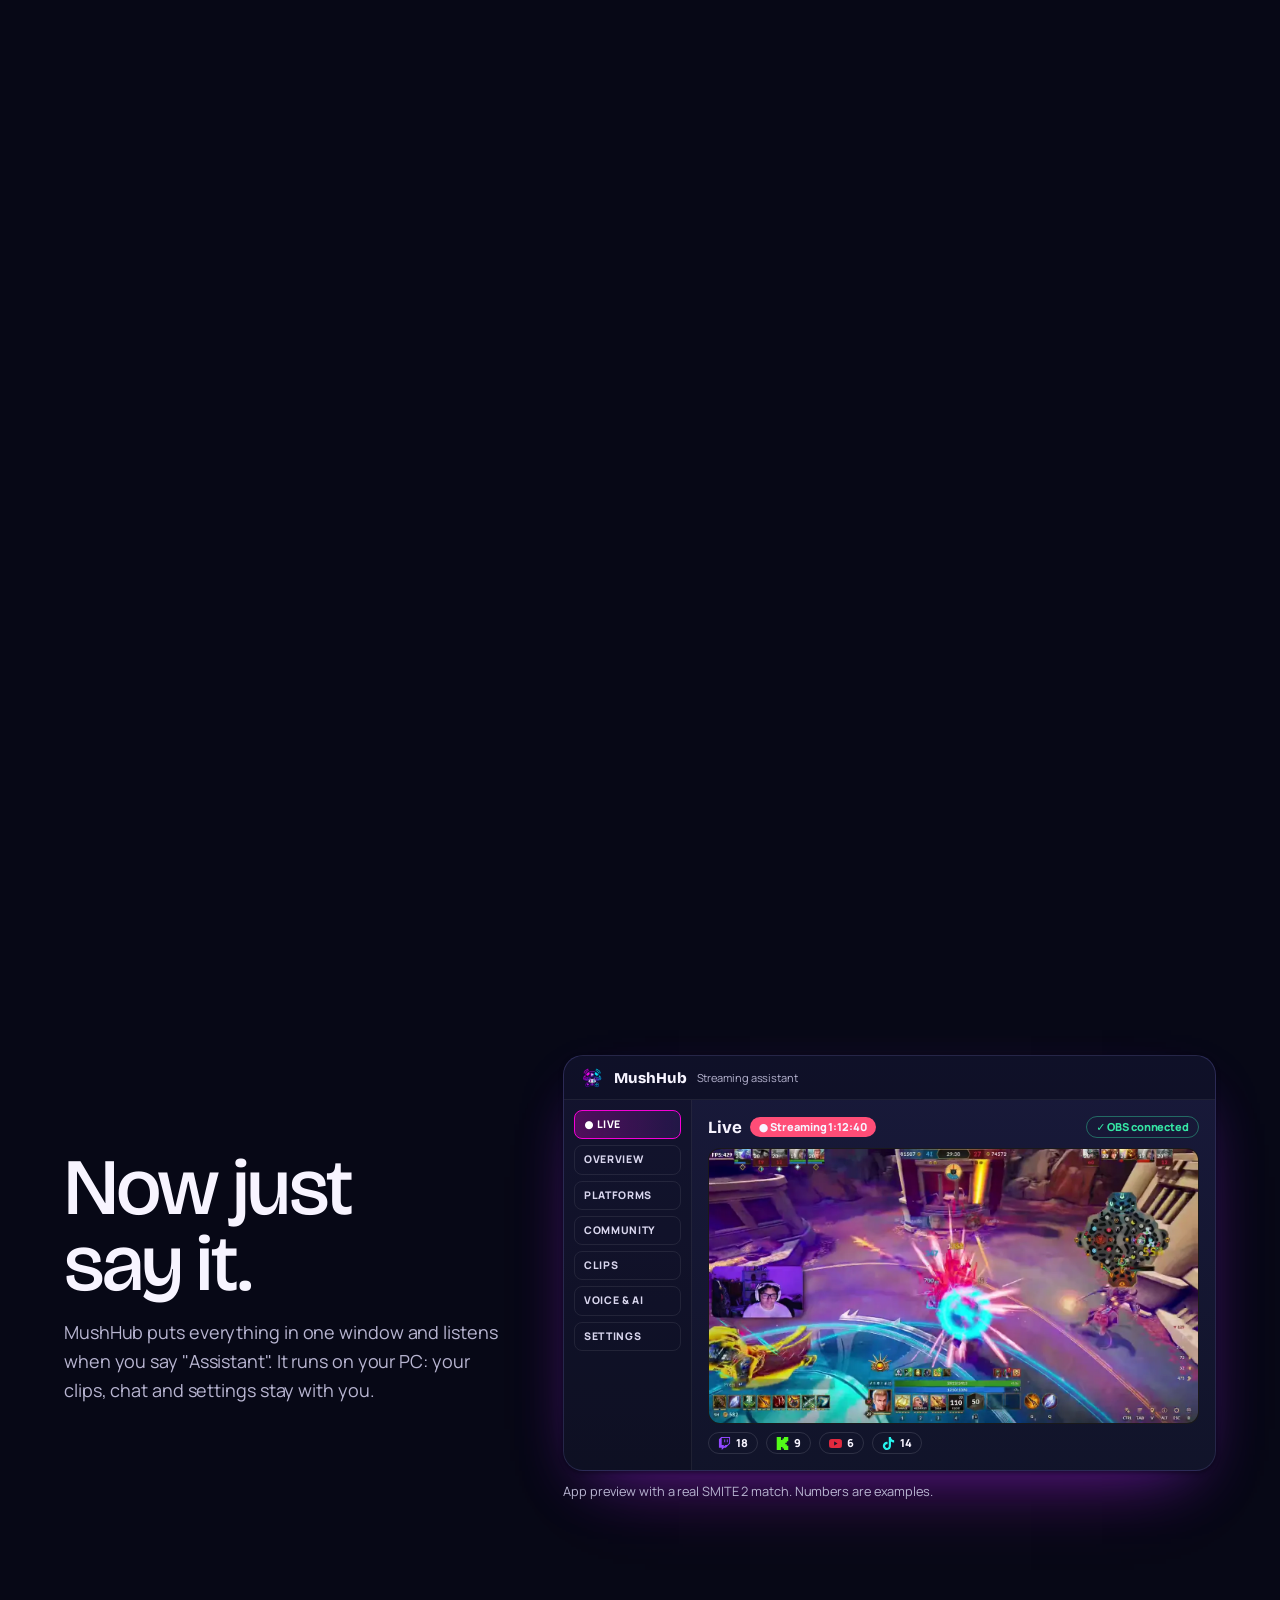
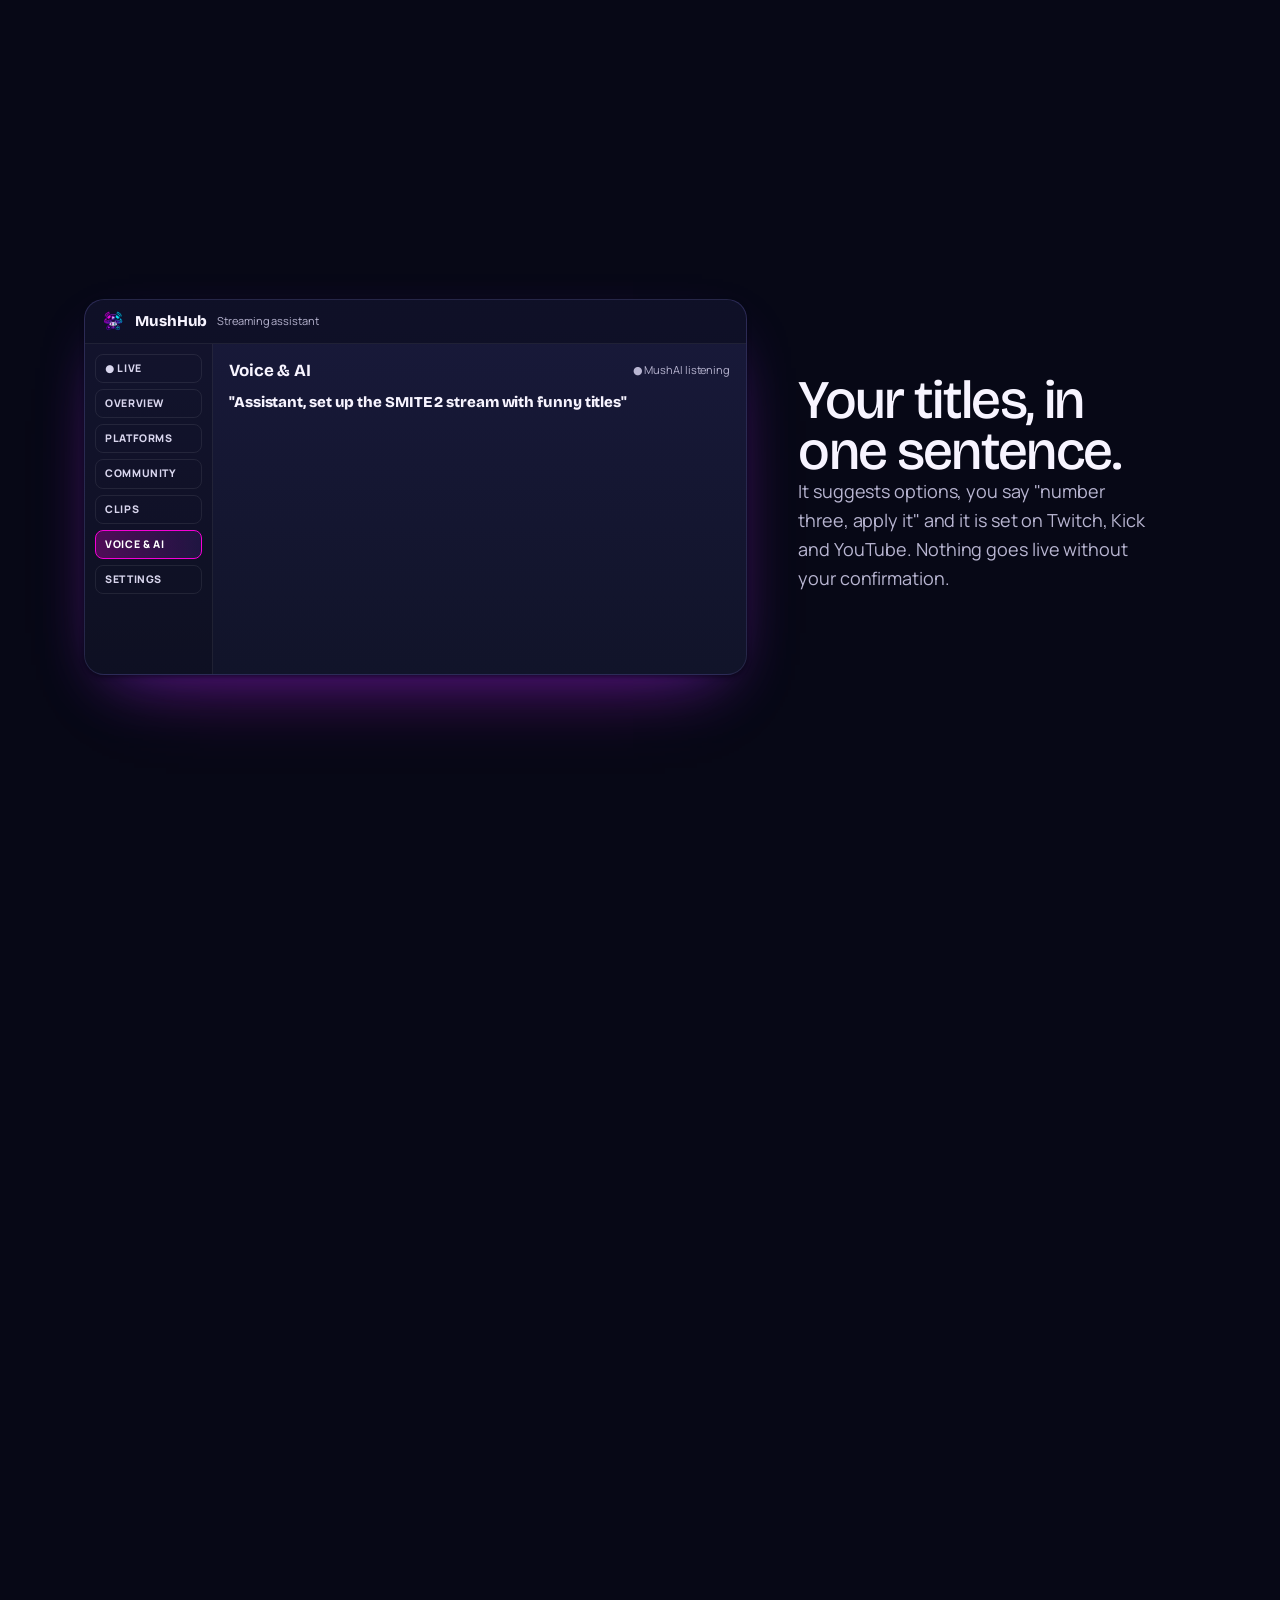
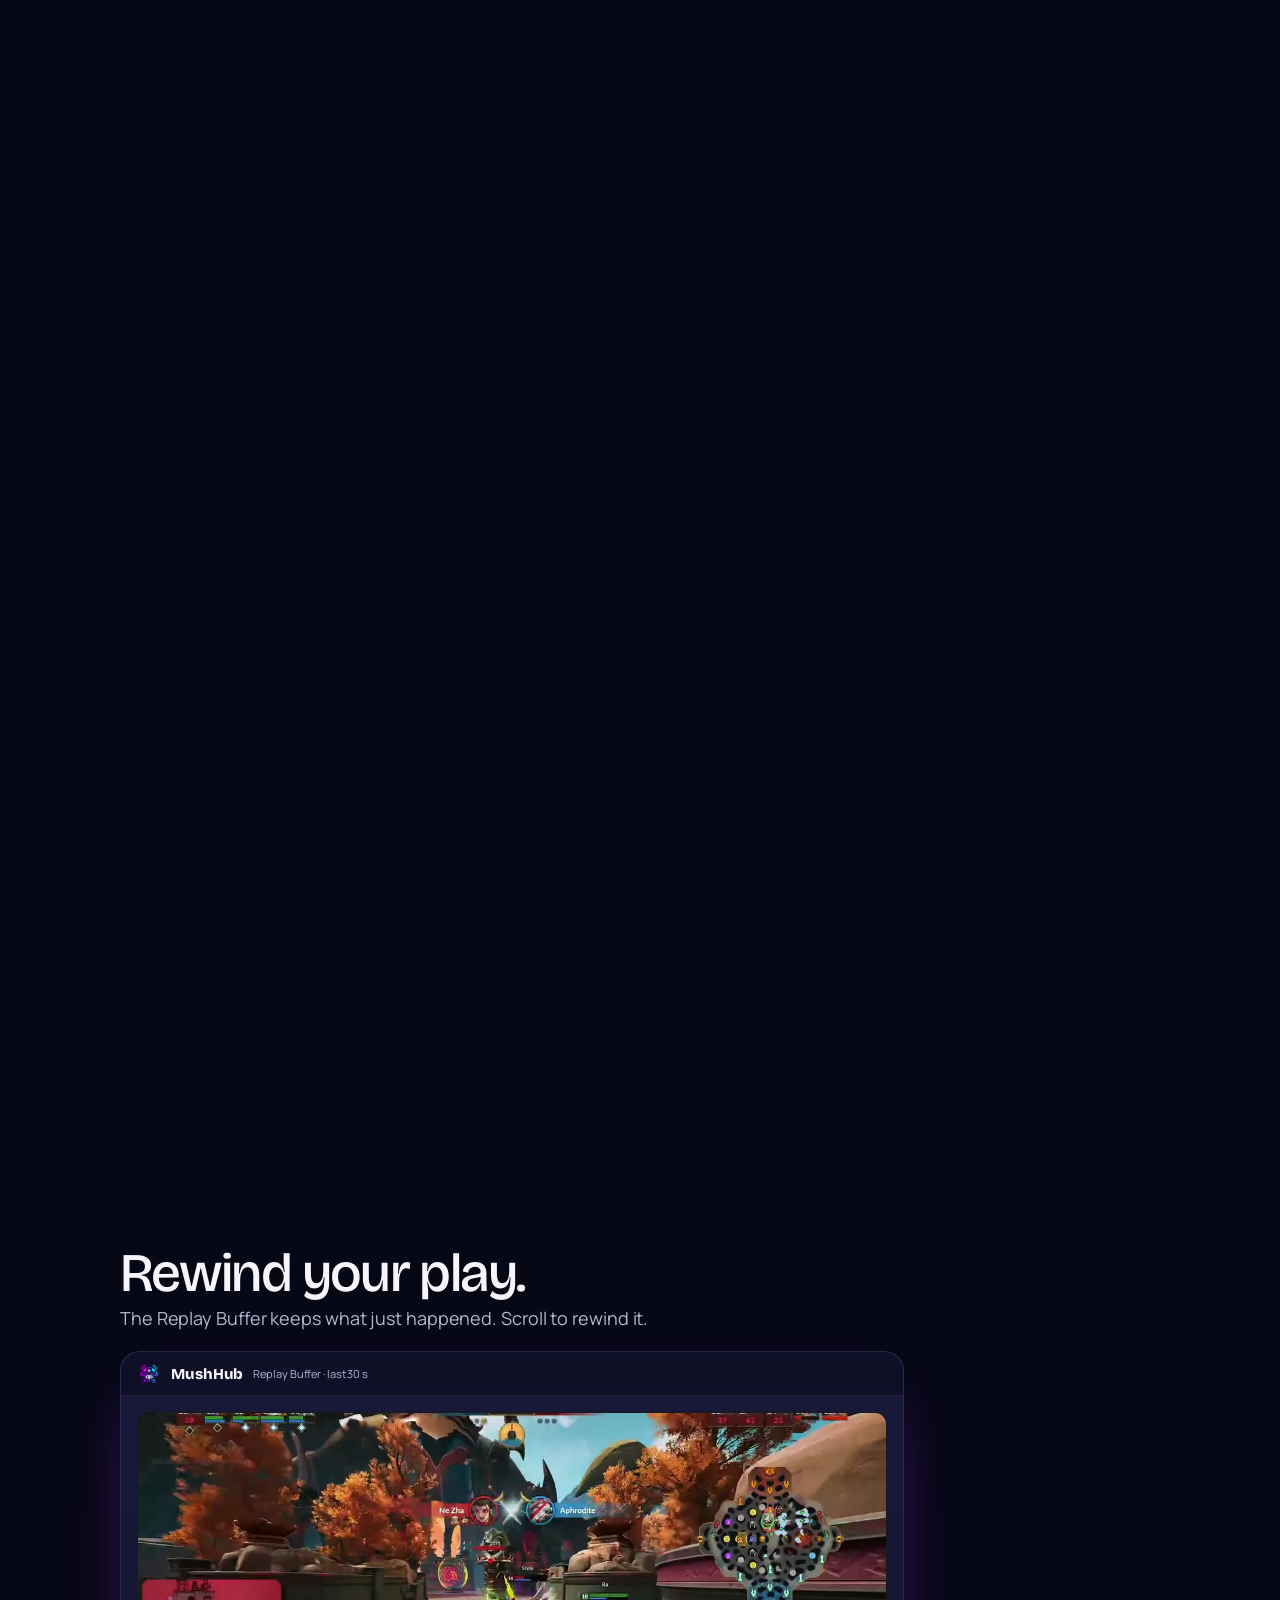
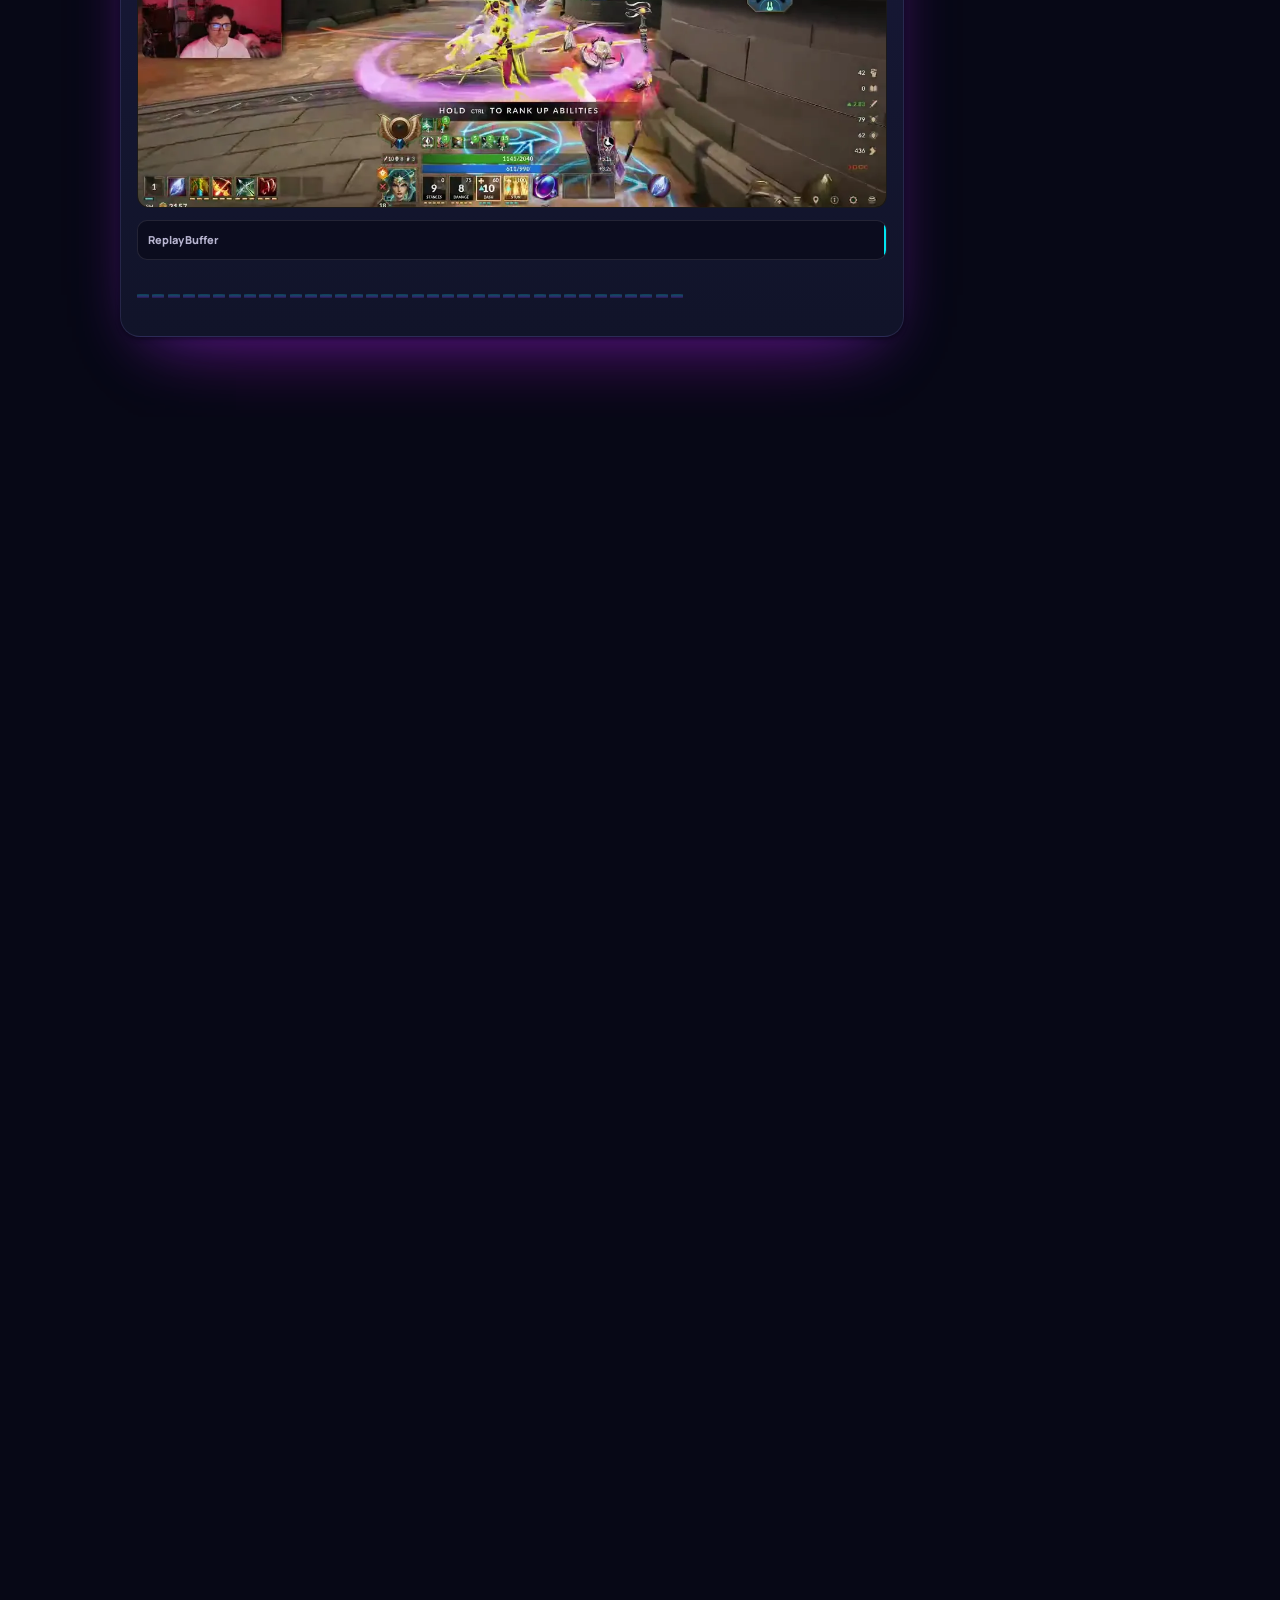
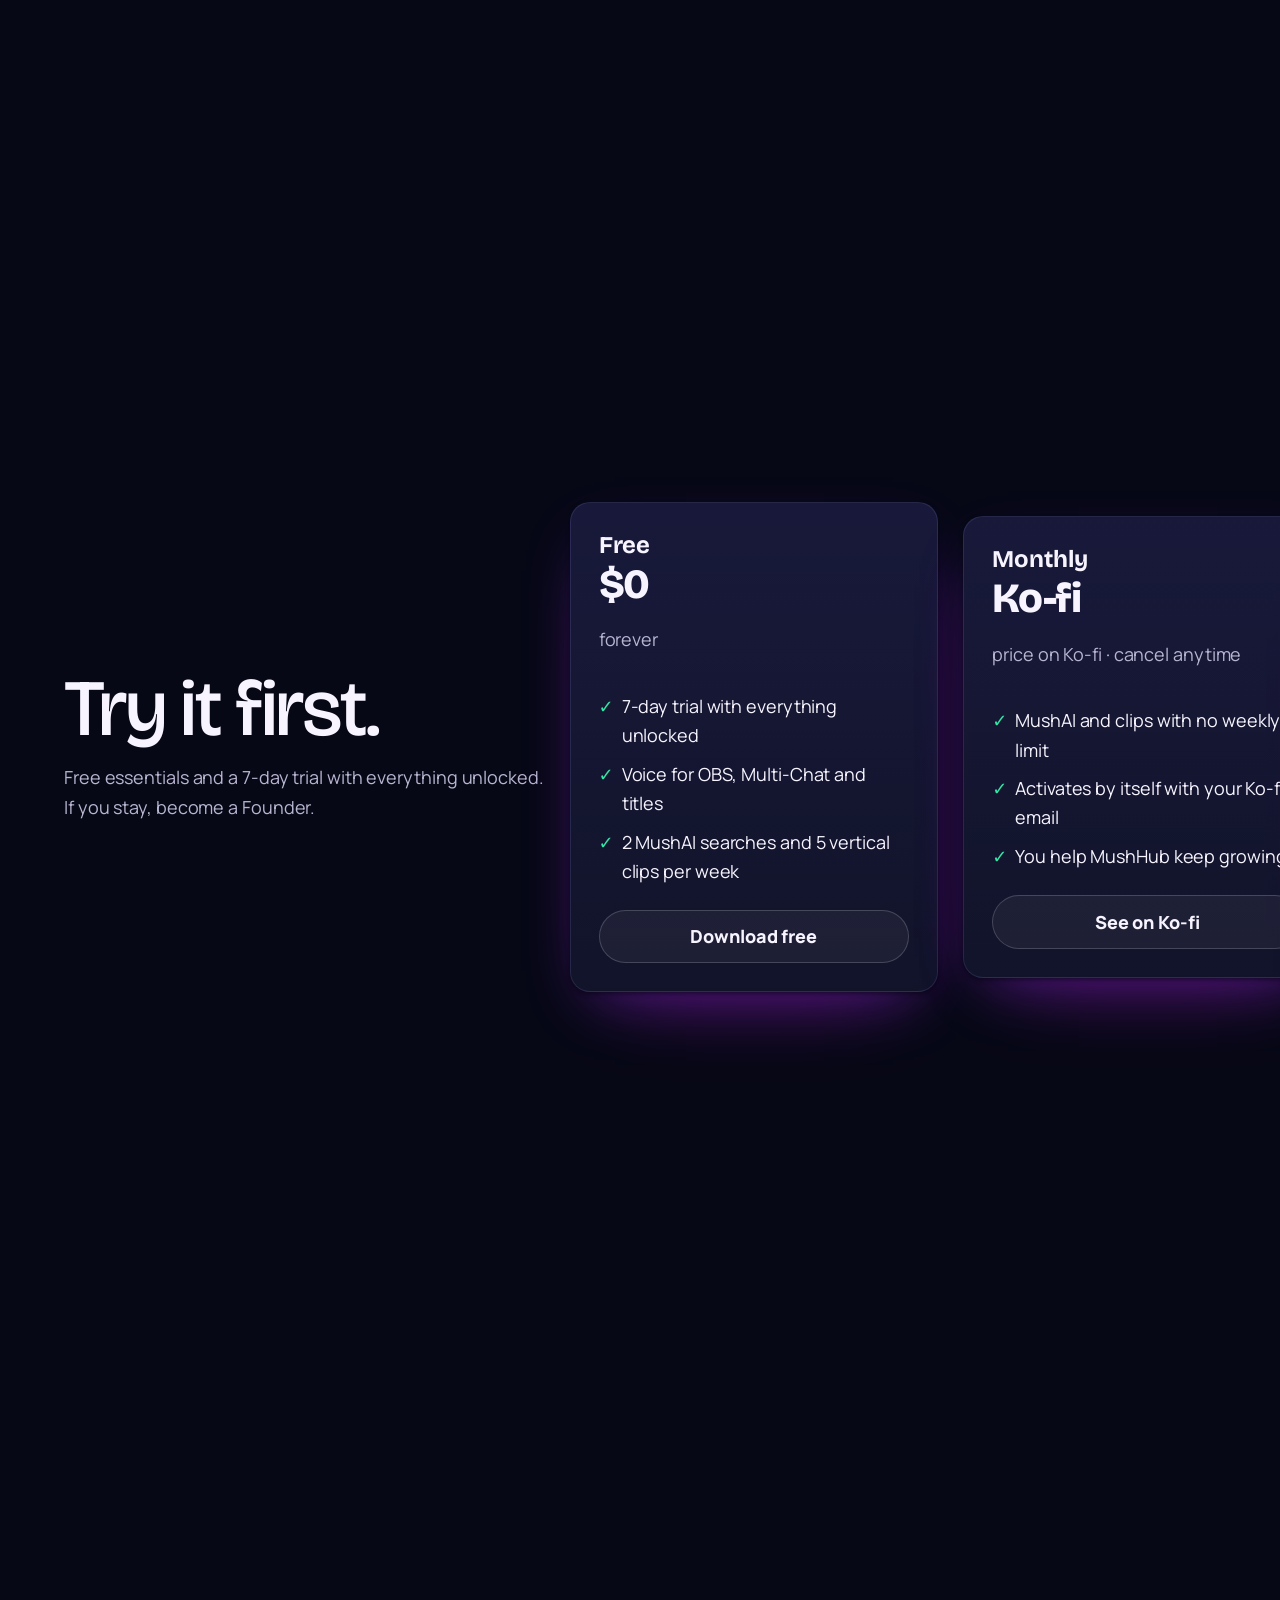
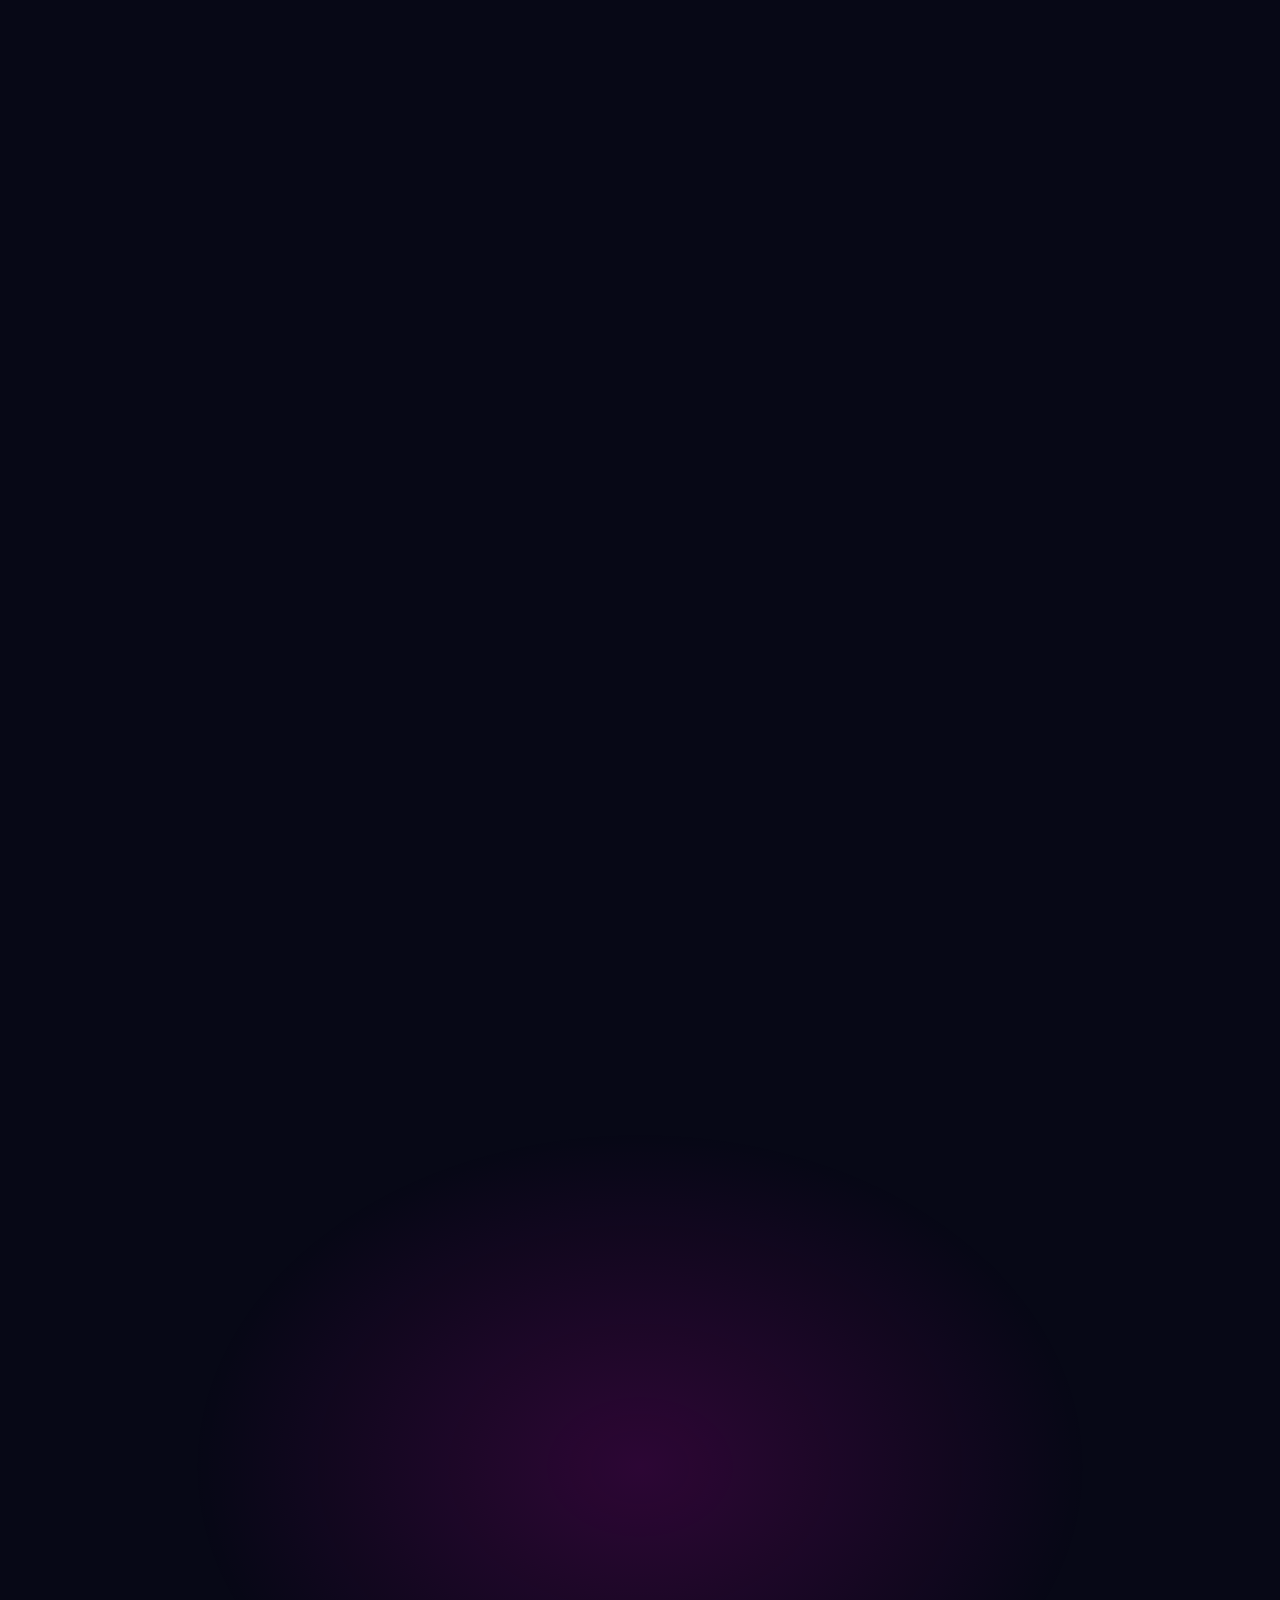
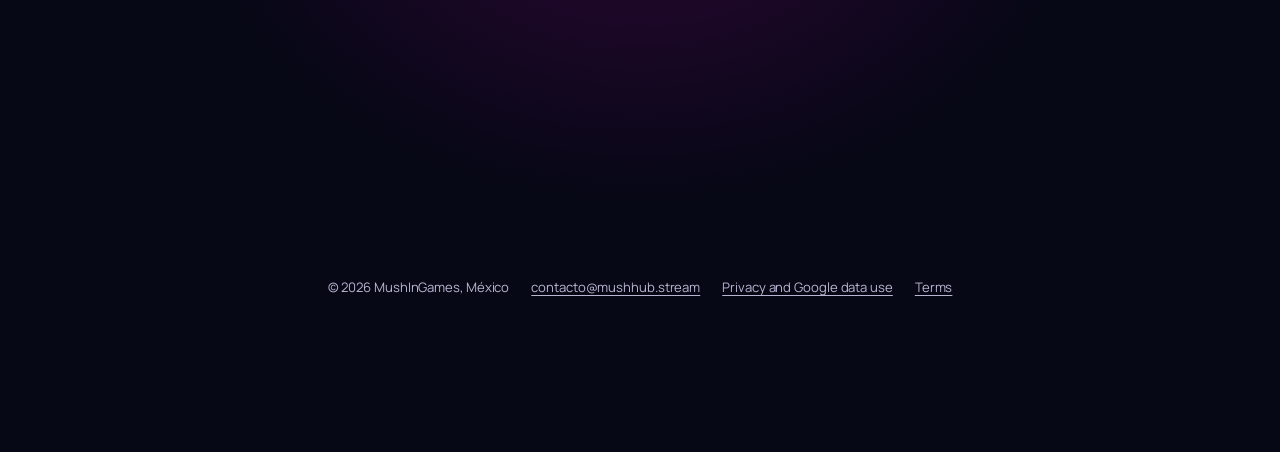
<file: recorrido/en.html>
<!doctype html>
<html lang="en">
<head>
<meta charset="utf-8">
<meta name="viewport" content="width=device-width, initial-scale=1, viewport-fit=cover">
<title>MushHub · App tour</title>
<meta name="description" content="Scroll through MushHub: voice for OBS, multichat, MushAI and vertical clips with a real SMITE 2 match.">
<link rel="icon" href="assets/icon.png">
<link rel="alternate" hreflang="es" href="https://mushhub.stream/recorrido/">
<link rel="alternate" hreflang="en" href="https://mushhub.stream/recorrido/en.html">
<link rel="preconnect" href="https://fonts.googleapis.com">
<link rel="preconnect" href="https://fonts.gstatic.com" crossorigin>
<link rel="stylesheet" href="https://fonts.googleapis.com/css2?family=Bricolage+Grotesque:opsz,wdth,wght@12..96,75..100,500..800&family=Manrope:wght@400;500;600;700;800&display=swap">
<link rel="stylesheet" href="scrollcraft.css">
<style>
  :root {
    --sc-canvas: #070816; --sc-surface: #12152B;
    --sc-ink: #F7F4FF; --sc-ink-soft: #B8B5D1;
    --sc-accent: #F500D7; --sc-accent-ink: #FFFFFF;
    --sc-font-display: "Bricolage Grotesque", system-ui, sans-serif;
    --sc-font-text: "Manrope", system-ui, sans-serif;
    --lift: #1A1B3D; --vio: #8B32FF; --cy: #00E5F2; --ok: #35E6A5; --warn: #FFC247; --bad: #FF4D77;
    --spring: cubic-bezier(.34, 1.56, .64, 1); --out: cubic-bezier(.22, 1, .36, 1);
    --s2: 0 2px 4px rgba(3,4,14,.55), 0 24px 60px -24px rgba(139,50,255,.45), 0 40px 90px -50px rgba(245,0,215,.35);
    --s3: 0 4px 10px rgba(3,4,14,.6), 0 40px 100px -30px rgba(245,0,215,.45), 0 20px 50px -30px rgba(0,229,242,.35);
  }
  body { background:
      radial-gradient(60vw 50vh at 85% -5%, rgba(245,0,215,.16), transparent 60%),
      radial-gradient(55vw 45vh at -10% 40%, rgba(139,50,255,.16), transparent 62%), var(--sc-canvas);
    background-attachment: fixed; }
  .sc-display { letter-spacing: -0.03em; font-variation-settings: "wdth" 100; }
  .grad { background: linear-gradient(92deg, #F500D7 0%, #8B32FF 48%, #00E5F2 100%); -webkit-background-clip: text; background-clip: text; color: transparent; }
  a:focus-visible, button:focus-visible { outline: 2px solid var(--cy); outline-offset: 3px; }

  /* bar: wordmark + one CTA */
  .bar { position: fixed; z-index: 50; top: 0; left: 0; right: 0; display: flex; align-items: center; gap: 12px; padding: 14px var(--sc-gutter, 24px); background: linear-gradient(rgba(7,8,22,.75), transparent); }
  .bar img { width: 32px; height: 32px; }
  .bar b { font: 800 1.3rem var(--sc-font-display); letter-spacing: -.02em; }
  .cta { display: inline-flex; align-items: center; gap: .55rem; border-radius: 999px; background: var(--sc-accent); color: #fff; font-weight: 800; text-decoration: none; padding: .7rem 1.25rem;
    box-shadow: 0 10px 30px -10px rgba(245,0,215,.7), 0 2px 6px rgba(3,4,14,.5); transition: transform .45s var(--spring), box-shadow .3s var(--out); }
  .cta:hover { transform: translateY(-2px); box-shadow: 0 16px 40px -12px rgba(245,0,215,.9), 0 2px 6px rgba(3,4,14,.5); }
  .cta:active { transform: translateY(1px) scale(.98); }
  .cta svg { width: 18px; height: 18px; }
  .bar .cta { margin-left: auto; font-size: .9rem; white-space: nowrap; }
  @media (max-width: 420px) { .bar b { display: none; } .bar .cta { padding: .6rem 1rem; } }
  .ghost { color: var(--sc-ink); background: rgba(247,244,255,.05); border: 1px solid rgba(247,244,255,.18); box-shadow: none; }
  .ghost:hover { background: rgba(247,244,255,.1); box-shadow: none; }

  .lang { display: inline-flex; padding: 3px; border-radius: 999px; background: rgba(7,8,22,.7); border: 1px solid rgba(0,229,242,.45); box-shadow: 0 0 0 4px rgba(0,229,242,.06); margin-left: auto; }
  .lang a { padding: .3rem .7rem; border-radius: 999px; font-weight: 800; font-size: .82rem; color: var(--sc-ink-soft); text-decoration: none; transition: color .2s, background-color .25s; }
  .lang a:hover { color: var(--sc-ink); background: rgba(247,244,255,.07); }
  .lang a[aria-current="true"] { color: #070816; background: var(--cy); }
  .bar .lang + .cta { margin-left: 0; }
  .elev { background: linear-gradient(180deg, rgba(26,27,61,.94), rgba(18,21,43,.94)); border: 1px solid rgba(160,150,255,.14); box-shadow: var(--s2); border-radius: 20px; }

  /* 1 · hero chat chips (foreground plane) */
  .chips { position: absolute; inset: 0; z-index: 3; pointer-events: none; }
  .chip { position: absolute; display: flex; align-items: center; gap: .45rem; padding: .45rem .8rem; border-radius: 12px; background: rgba(7,8,22,.82); border: 1px solid rgba(247,244,255,.12); font-size: .9rem; box-shadow: var(--s2); white-space: nowrap; }
  .chip svg { width: 15px; height: 15px; }
  .hero-sub { margin-top: 1rem; max-width: 30rem; }
  @media (max-width: 860px) {
    .chip { font-size: .78rem; }
    .chip:nth-child(1) { top: 11% !important; } .chip:nth-child(2) { top: 19% !important; right: 30% !important; }
    .chip:nth-child(3), .chip:nth-child(4) { display: none; }
  }

  /* 2 · tension */
  .juggle { display: grid; place-items: center; padding: 0 var(--sc-gutter, 24px); }
  .juggle__lines { position: relative; z-index: 2; max-width: 52rem; }
  .juggle__lines p { font: 800 clamp(2rem, 1.2rem + 3.2vw, 4rem)/1.05 var(--sc-font-display); letter-spacing: -.03em; margin: 0 0 .25em; }
  .juggle__lines p:last-child { color: var(--bad); }
  .notes { position: absolute; inset: 0; z-index: 1; pointer-events: none; }
  .note { position: absolute; padding: .5rem .8rem; border-radius: 12px; font-size: .85rem; font-weight: 700; background: rgba(18,21,43,.9); border: 1px solid rgba(247,244,255,.1); box-shadow: var(--s2); }

  /* 3 · turn */
  .turn { display: grid; grid-template-columns: .8fr 1.2fr; gap: clamp(2rem, 5vw, 5rem); align-items: center; }
  @media (max-width: 860px) { .turn { grid-template-columns: 1fr; } }

  /* the app window (shared by acts 3-5) */
  .win { overflow: hidden; font-size: 13px; line-height: 1.45; }
  .win__top { display: flex; align-items: center; gap: 10px; height: 44px; padding: 0 16px; border-bottom: 1px solid rgba(247,244,255,.07); background: rgba(7,8,22,.5); }
  .win__top img { width: 24px; height: 24px; }
  .win__top b { font: 800 15px var(--sc-font-display); }
  .win__top span { color: var(--sc-ink-soft); font-size: 11px; }
  .win__body { display: grid; grid-template-columns: 128px 1fr; }
  .side { display: flex; flex-direction: column; gap: 6px; padding: 10px; border-right: 1px solid rgba(247,244,255,.07); background: rgba(7,8,22,.3); }
  .side span { border-radius: 8px; border: 1px solid rgba(247,244,255,.08); padding: 6px 9px; font-weight: 800; font-size: 10.5px; letter-spacing: .06em; text-transform: uppercase; color: #d9d6ee; transition: border-color .3s, background-color .3s; }
  .side span.act { border-color: var(--sc-accent); background: linear-gradient(90deg, rgba(245,0,215,.28), rgba(139,50,255,.12)); color: #fff; }
  .pane { padding: 16px; min-width: 0; }
  .pane h3 { font: 700 17px var(--sc-font-display); margin: 0 0 10px; }
  @media (max-width: 640px) { .win__body { grid-template-columns: 1fr; } .side { display: none; } }

  .vid { position: relative; overflow: hidden; border-radius: 12px; border: 1px solid rgba(247,244,255,.1); aspect-ratio: 16/9; background: #000; }
  .vid video, .vid img { position: absolute; inset: 0; width: 100%; height: 100%; object-fit: cover; }
  .pill { display: inline-flex; align-items: center; gap: 5px; border-radius: 999px; padding: 2px 9px; font-size: 11px; font-weight: 800; }
  .row { display: flex; gap: 8px; flex-wrap: wrap; align-items: center; }
  .opt { display: flex; gap: 10px; align-items: center; border: 1px solid rgba(247,244,255,.1); border-radius: 10px; padding: 8px 12px; margin-top: 6px; transition: border-color .3s, background-color .3s, transform .5s var(--spring); }
  .opt i { font-style: normal; width: 24px; height: 24px; display: grid; place-items: center; border-radius: 6px; background: rgba(247,244,255,.06); font-weight: 800; font-size: 11px; }
  .opt.pick { border-color: var(--cy); background: rgba(0,229,242,.08); transform: translateX(6px); }
  .res { display: flex; gap: 10px; align-items: center; border: 1px solid rgba(247,244,255,.1); border-radius: 10px; padding: 6px; margin-top: 6px; }
  .res img { width: 76px; aspect-ratio: 16/9; object-fit: cover; border-radius: 6px; }
  .res b.s { margin-left: auto; border-radius: 6px; padding: 2px 6px; background: rgba(247,244,255,.1); font-size: 11px; }
  .res.top { border-color: rgba(245,0,215,.6); background: rgba(245,0,215,.06); }
  .res.top b.s { background: linear-gradient(135deg, #F500D7, #8B32FF); }
  .hide { opacity: 0; transform: translateY(8px); }
  .fx { transition: opacity .35s var(--out), transform .5s var(--spring); }

  /* 4 · pinned window with changing copy */
  .work { display: grid; grid-template-columns: 1.25fr .75fr; gap: clamp(1.5rem, 4vw, 4rem); align-items: center; height: 100%; padding: 80px var(--sc-gutter, 24px) 40px; max-width: 1240px; margin: 0 auto; }
  .work__copy { position: relative; min-height: 14rem; }
  .work__copy > div { position: absolute; inset: 0 0 auto 0; }
  .scene { display: none; }
  .scene.on { display: block; }
  @media (max-width: 860px) { .work { grid-template-columns: 1fr; padding-top: 72px; align-content: center; } .work__copy { order: -1; min-height: 9rem; } }

  /* 5 · peak: the scroll is the replay buffer */
  .peak { position: relative; height: 100%; display: flex; flex-direction: column; justify-content: center; align-items: center; gap: 18px; padding: 76px var(--sc-gutter, 24px) 24px; }
  .peak .vid { max-height: 44vh; aspect-ratio: auto; height: min(44vh, 38vw); }
  .peak__grid { position: relative; width: min(1040px, 100%); display: grid; grid-template-columns: 1fr auto; gap: clamp(1.5rem, 3vw, 3rem); align-items: center; }
  .buffer { margin-top: 12px; position: relative; height: 40px; border-radius: 10px; background: rgba(7,8,22,.6); border: 1px solid rgba(247,244,255,.1); overflow: hidden; }
  .buffer__sel { position: absolute; inset: 0 0 0 auto; width: 34%; background: rgba(139,50,255,.28); border-left: 2px solid var(--sc-accent); transform-origin: right; }
  .buffer__head { position: absolute; top: 0; bottom: 0; width: 2px; background: var(--cy); left: 0; }
  .buffer span { position: absolute; left: 10px; top: 50%; transform: translateY(-50%); font-size: 11px; font-weight: 800; color: var(--sc-ink-soft); }
  .voice { margin-top: 12px; display: flex; align-items: center; gap: 12px; }
  .wave { flex: 1; display: flex; align-items: center; gap: 3px; height: 34px; }
  .wave i { flex: 1; height: 100%; border-radius: 3px; background: linear-gradient(#00E5F2, #8B32FF); transform: scaleY(.1); opacity: .35; }
  .said { font: 800 clamp(1.1rem, .8rem + 1vw, 1.5rem) var(--sc-font-display); letter-spacing: -.02em; min-width: 12ch; }
  .flash { position: absolute; inset: 0; z-index: 4; border-radius: 20px; background: radial-gradient(closest-side, rgba(247,244,255,.55), rgba(245,0,215,.2), transparent); opacity: 0; pointer-events: none; }
  .phone { width: clamp(150px, 17vw, 230px); aspect-ratio: 9/16; border-radius: 26px; border: 7px solid #0b0b16; overflow: hidden; position: relative; box-shadow: var(--s3); transform-origin: 0% 50%; }
  .phone video { width: 100%; height: 100%; object-fit: cover; display: block; }
  .phone .sub { position: absolute; left: 10px; right: 10px; bottom: 22%; text-align: center; font: 800 1rem var(--sc-font-display); text-transform: uppercase; background: rgba(0,0,0,.6); border-radius: 8px; padding: 2px 0; }
  .saved { margin-top: 12px; text-align: center; color: var(--ok); font-weight: 800; font-size: .95rem; }
  .peak__copy { width: min(1040px, 100%); }
  .peak__copy p { margin: .3rem 0 0; }
  @media (max-width: 860px) {
    .peak__grid { grid-template-columns: 1fr; justify-items: center; }
    .peak .vid { height: auto; aspect-ratio: 16/9; }
    .phone { width: 100px; position: absolute; right: -4px; bottom: -70px; border-width: 5px; border-radius: 18px; }
    .phone .sub { font-size: .7rem; }
    .saved { position: absolute; left: 0; bottom: -40px; }
  }

  /* 6 · plans rail */
  .rail { display: flex; gap: clamp(1rem, 2vw, 1.75rem); align-items: stretch; height: 100%; padding: 96px var(--sc-gutter, 24px) 56px; }
  .rail__lead { flex: 0 0 min(30rem, 80vw); align-self: center; }
  .plan { flex: 0 0 min(23rem, 78vw); display: flex; flex-direction: column; padding: 28px; align-self: center; }
  .plan h3 { font: 700 1.5rem var(--sc-font-display); margin: 0; }
  .plan .price { font: 800 2.6rem/1.1 var(--sc-font-display); letter-spacing: -.03em; margin: .2rem 0 0; }
  .plan ul { list-style: none; padding: 0; margin: 1.2rem 0 1.5rem; display: grid; gap: .6rem; color: var(--sc-ink); }
  .plan li { display: flex; gap: .5rem; }
  .plan li::before { content: "✓"; color: var(--ok); font-weight: 800; }
  .plan .cta { justify-content: center; margin-top: auto; }
  .plan.founder { border-color: rgba(245,0,215,.6); background: linear-gradient(180deg, #2a0f3d, #12152B); box-shadow: var(--s3); }
  .muted { color: var(--sc-ink-soft); }

  /* 7 · close */
  .close { display: grid; place-items: center; text-align: center; padding: 0 var(--sc-gutter, 24px);
    background: radial-gradient(40rem 30rem at calc(var(--sc-mx, .5) * 100%) calc(var(--sc-my, .5) * 100%), rgba(245,0,215,.16), transparent 70%); }
  .close__inner { max-width: 50rem; }
  .close .row { justify-content: center; margin-top: 2rem; gap: 12px; }
  .foot { position: absolute; left: 0; right: 0; bottom: 0; padding: 18px var(--sc-gutter, 24px); display: flex; flex-wrap: wrap; gap: 8px 22px; justify-content: center; font-size: .82rem; color: var(--sc-ink-soft); }
  .foot a { color: inherit; }
  .foot a:hover { color: var(--sc-ink); }

  @media (prefers-reduced-motion: reduce) { .fx, .opt, .cta { transition: none; } }
</style>
</head>
<body>
<svg width="0" height="0" style="position:absolute" aria-hidden="true">
  <symbol id="i-twitch" viewBox="0 0 24 24"><path fill="currentColor" d="M11.571 4.714h1.715v5.143H11.57zm4.715 0H18v5.143h-1.714zM6 0L1.714 4.286v15.428h5.143V24l4.286-4.286h3.428L22.286 12V0zm14.571 11.143l-3.428 3.428h-3.429l-3 3v-3H6.857V1.714h13.714Z"/></symbol>
  <symbol id="i-kick" viewBox="0 0 24 24"><path fill="currentColor" d="M1.333 0h8v5.333H12V2.667h2.667V0h8v8H20v2.667h-2.667v2.666H20V16h2.667v8h-8v-2.667H12v-2.666H9.333V24h-8Z"/></symbol>
  <symbol id="i-youtube" viewBox="0 0 24 24"><path fill="currentColor" d="M23.498 6.186a3.016 3.016 0 0 0-2.122-2.136C19.505 3.545 12 3.545 12 3.545s-7.505 0-9.377.505A3.017 3.017 0 0 0 .502 6.186C0 8.07 0 12 0 12s0 3.93.502 5.814a3.016 3.016 0 0 0 2.122 2.136c1.871.505 9.376.505 9.376.505s7.505 0 9.377-.505a3.015 3.015 0 0 0 2.122-2.136C24 15.93 24 12 24 12s0-3.93-.502-5.814zM9.545 15.568V8.432L15.818 12l-6.273 3.568z"/></symbol>
  <symbol id="i-tiktok" viewBox="0 0 24 24"><path fill="currentColor" d="M12.525.02c1.31-.02 2.61-.01 3.91-.02.08 1.53.63 3.09 1.75 4.17 1.12 1.11 2.7 1.62 4.24 1.79v4.03c-1.44-.05-2.89-.35-4.2-.97-.57-.26-1.1-.59-1.62-.93-.01 2.92.01 5.84-.02 8.75-.08 1.4-.54 2.79-1.35 3.94-1.31 1.92-3.58 3.17-5.91 3.21-1.43.08-2.86-.31-4.08-1.03-2.02-1.19-3.44-3.37-3.65-5.71-.02-.5-.03-1-.01-1.49.18-1.9 1.12-3.72 2.58-4.96 1.66-1.44 3.98-2.13 6.15-1.72.02 1.48-.04 2.96-.04 4.44-.99-.32-2.15-.23-3.02.37-.63.41-1.11 1.04-1.36 1.75-.21.51-.15 1.07-.14 1.61.24 1.64 1.82 3.02 3.5 2.87 1.12-.01 2.19-.66 2.77-1.61.19-.33.4-.67.41-1.06.1-1.79.06-3.57.07-5.36.01-4.03-.01-8.05.02-12.07z"/></symbol>
  <symbol id="i-down" viewBox="0 0 24 24"><path fill="none" stroke="currentColor" stroke-width="2.2" stroke-linecap="round" stroke-linejoin="round" d="M12 4v12m0 0-5-5m5 5 5-5M5 20h14"/></symbol>
</svg>

<span data-sc-progress></span>
<div class="sc-grain" aria-hidden="true"></div>

<header class="bar">
  <img src="assets/icon.png" alt=""><b>MushHub</b>
  <nav class="lang" aria-label="Language"><a href="index.html" hreflang="es" lang="es" aria-current="false">ES</a><a href="en.html" hreflang="en" lang="en" aria-current="true">EN</a></nav>
  <a class="cta" href="https://github.com/Mushingames/MushHub-Descargas/releases"><svg><use href="#i-down"/></svg>Download free</a>
</header>

<main id="top">

  <!-- 1 · HYPE: scrub the real match, chat floats over it -->
  <section data-sc-act="scrub" data-sc-span="2.2" data-sc-dwell="0.3" data-sc-drift="#070816">
    <div data-sc-stage>
      <img class="sc-stage__poster" src="assets/clip-b.webp" alt="">
      <video data-sc-scrub data-sc-src="assets/clip-b.mp4" data-sc-src-mobile="assets/clip-b-m.mp4" muted playsinline></video>
      <div class="sc-scrim sc-scrim--lead" aria-hidden="true"></div>
      <div class="chips" aria-hidden="true">
        <span class="chip" style="right:7%;top:20%" data-sc-parallax="-0.35"><svg style="color:#9147FF"><use href="#i-twitch"/></svg><b style="color:#9147FF">Nutty</b> THAT QUADRA 😱</span>
        <span class="chip" style="right:18%;top:38%" data-sc-parallax="-0.6"><svg style="color:#53FC18"><use href="#i-kick"/></svg><b style="color:#53FC18">mex</b> clip it!!</span>
        <span class="chip" style="right:5%;top:55%" data-sc-parallax="-0.2"><svg style="color:#E0293E"><use href="#i-youtube"/></svg><b style="color:#E0293E">MaryAnn</b> hi from YT 💜</span>
        <span class="chip" style="right:24%;top:70%" data-sc-parallax="-0.45"><svg style="color:#25F4EE"><use href="#i-tiktok"/></svg><b style="color:#25F4EE">senpai</b> what game is this?</span>
      </div>
      <div class="sc-copy sc-copy--lead" data-sc-cue="0 0.8 0" style="z-index:4">
        <h1 class="sc-display sc-display--xl" data-sc-kinetic="lines">Stream everywhere. <span class="grad">Run it with your voice.</span></h1>
        <p class="sc-body hero-sub">MushHub connects OBS with Twitch, Kick, YouTube and TikTok, merges your chat and saves your best plays while you game.</p>
      </div>
    </div>
  </section>

  <!-- 2 · OVERWHELM: the juggling list assembles, notifications pile up -->
  <section data-sc-act="pin" data-sc-span="2.4" data-sc-drift="#0b0a1c">
    <div data-sc-stage class="juggle">
      <div class="notes" aria-hidden="true">
        <span class="note" style="left:6%;top:16%" data-sc-cue="0.08"><b style="color:#9147FF">Twitch</b> 12 new messages</span>
        <span class="note" style="right:8%;top:22%" data-sc-cue="0.2"><b style="color:#53FC18">Kick</b> someone asks what game it is</span>
        <span class="note" style="left:10%;bottom:20%" data-sc-cue="0.32"><b style="color:var(--warn)">OBS</b> still on the Lobby scene</span>
        <span class="note" style="right:6%;bottom:26%" data-sc-cue="0.44"><b style="color:#E0293E">YouTube</b> title: "Untitled stream"</span>
        <span class="note" style="left:38%;top:8%" data-sc-cue="0.56"><b style="color:#25F4EE">TikTok</b> 5 roses from mary</span>
        <span class="note" style="left:30%;bottom:9%" data-sc-cue="0.66"><b style="color:var(--bad)">Clip</b> the play already happened</span>
      </div>
      <div class="juggle__lines">
        <p data-sc-cue="0.02 1 0">You play.</p>
        <p data-sc-cue="0.16 1 0.2">You read four chats.</p>
        <p data-sc-cue="0.3 1 0.34">You switch scenes.</p>
        <p data-sc-cue="0.44 1 0.48">You type the title.</p>
        <p data-sc-cue="0.6 1 0.66">And you miss the play.</p>
      </div>
    </div>
  </section>

  <!-- 3 · RELIEF: iris on a calm window -->
  <section class="sc-section" data-sc-act="flow" data-sc-drift="#0a0a1e">
    <div class="sc-wrap turn">
      <div class="sc-stack" data-sc-in data-sc-stagger="80">
        <h2 class="sc-display sc-display--lg">Now just say it.</h2>
        <p class="sc-body">MushHub puts everything in one window and listens when you say "Assistant". It runs on your PC: your clips, chat and settings stay with you.</p>
      </div>
      <figure data-sc-reveal="iris" data-sc-reveal-at="0.12 0.55" style="margin:0">
        <div class="elev win" aria-label="MushHub window on the Live section" role="img">
          <div class="win__top"><img src="assets/icon.png" alt=""><b>MushHub</b><span>Streaming assistant</span></div>
          <div class="win__body">
            <div class="side"><span class="act">● Live</span><span>Overview</span><span>Platforms</span><span>Community</span><span>Clips</span><span>Voice &amp; AI</span><span>Settings</span></div>
            <div class="pane">
              <div class="row"><h3 style="margin:0">Live</h3><span class="pill" style="background:var(--bad)">● Streaming 1:12:40</span><span class="pill" style="margin-left:auto;border:1px solid rgba(53,230,165,.4);color:var(--ok)">✓ OBS connected</span></div>
              <div class="vid" style="margin-top:10px"><img src="assets/clip-b.webp" alt=""></div>
              <div class="row" style="margin-top:8px;font-weight:800;font-size:11px">
                <span class="pill" style="border:1px solid rgba(247,244,255,.12)"><svg width="13" height="13" style="color:#9147FF"><use href="#i-twitch"/></svg>18</span>
                <span class="pill" style="border:1px solid rgba(247,244,255,.12)"><svg width="13" height="13" style="color:#53FC18"><use href="#i-kick"/></svg>9</span>
                <span class="pill" style="border:1px solid rgba(247,244,255,.12)"><svg width="13" height="13" style="color:#E0293E"><use href="#i-youtube"/></svg>6</span>
                <span class="pill" style="border:1px solid rgba(247,244,255,.12)"><svg width="13" height="13" style="color:#25F4EE"><use href="#i-tiktok"/></svg>14</span>
              </div>
            </div>
          </div>
        </div>
        <figcaption class="muted" style="font-size:.8rem;margin-top:.6rem">App preview with a real SMITE 2 match. Numbers are examples.</figcaption>
      </figure>
    </div>
  </section>

  <!-- 4 · CONTROL: the window does the jobs as you scroll -->
  <section data-sc-act="pin" data-sc-span="3" data-sc-drift="#0c0b22" id="work">
    <div data-sc-stage>
      <div class="work">
        <div class="elev win">
          <div class="win__top"><img src="assets/icon.png" alt=""><b>MushHub</b><span>Streaming assistant</span></div>
          <div class="win__body">
            <div class="side" aria-hidden="true"><span>● Live</span><span>Overview</span><span>Platforms</span><span>Community</span><span data-sb="clips">Clips</span><span data-sb="voice">Voice &amp; AI</span><span>Settings</span></div>
            <div class="pane" style="min-height:330px">
              <div class="scene" data-w="voice">
                <div class="row"><h3 style="margin:0">Voice &amp; AI</h3><span class="muted" style="margin-left:auto;font-size:11px">● MushAI listening</span></div>
                <p style="font:800 15px var(--sc-font-display);margin:12px 0 4px" data-w-line>"Assistant, set up the SMITE 2 stream with funny titles"</p>
                <div class="opt fx" data-w-o><i>1</i>Live: big plays, laughs and chaos</div>
                <div class="opt fx" data-w-o><i>2</i>Diamond today? | SMITE 2</div>
                <div class="opt fx" data-w-o><i>3</i>Chat picks my build | SMITE 2</div>
                <div class="row fx" data-w-applied style="margin-top:12px">
                  <span class="pill" style="border:1px solid rgba(53,230,165,.45);color:var(--ok)">✓ Twitch</span><span class="pill" style="border:1px solid rgba(53,230,165,.45);color:var(--ok)">✓ Kick</span><span class="pill" style="border:1px solid rgba(53,230,165,.45);color:var(--ok)">✓ YouTube</span>
                </div>
              </div>
              <div class="scene" data-w="ai">
                <h3>Clips and auto editing</h3>
                <div class="row" style="font-size:11px"><span class="pill" style="border:1px solid rgba(247,244,255,.15)">Recording: SMITE 2 · 2 h 14 min</span><span class="pill" style="border:1px solid rgba(247,244,255,.15)">Looking for: <b data-w-q></b></span></div>
                <div style="margin-top:10px;display:flex;align-items:center;gap:10px"><span class="pill" style="background:linear-gradient(90deg,#8B32FF,#F500D7);padding:5px 12px">Search with MushAI</span>
                  <div style="flex:1;height:6px;border-radius:6px;background:rgba(247,244,255,.1);overflow:hidden"><div data-w-bar style="height:100%;background:linear-gradient(90deg,#00E5F2,#F500D7);transform-origin:left;transform:scaleX(0)"></div></div><span data-w-pct class="muted" style="font-size:11px;width:3ch">0%</span></div>
                <div class="res top fx" data-w-r><img src="assets/clip-a.webp" alt=""><span><b>Quadra kill, chat goes wild</b><br><span class="muted" style="font-size:11px">01:12:40 · 9 s</span></span><b class="s">9/10</b></div>
                <div class="res fx" data-w-r><img src="assets/clip-b.webp" alt=""><span><b>Double kill defending base</b><br><span class="muted" style="font-size:11px">01:48:05 · 9 s</span></span><b class="s">8/10</b></div>
                <div class="res fx" data-w-r><img src="assets/clip-v.webp" alt="" style="object-position:50% 20%"><span><b>"What was that?" · chat laughing</b><br><span class="muted" style="font-size:11px">00:41:12 · 12 s</span></span><b class="s">7/10</b></div>
              </div>
            </div>
          </div>
        </div>
        <div class="work__copy">
          <div class="scene" data-w="voice"><h2 class="sc-display sc-display--md">Your titles, in one sentence.</h2><p class="sc-body">It suggests options, you say "number three, apply it" and it is set on Twitch, Kick and YouTube. Nothing goes live without your confirmation.</p></div>
          <div class="scene" data-w="ai"><h2 class="sc-display sc-display--md">MushAI finds your moments.</h2><p class="sc-body">It listens to your recording, checks how chat reacted and hands you the best ones with a score. It runs on your PC.</p></div>
        </div>
      </div>
    </div>
  </section>

  <!-- 5 · TRIUMPH (peak): scroll rewinds the replay buffer, the voice line fills, the play peels off into a vertical -->
  <section data-sc-act="pin" data-sc-span="4.4" data-sc-drift="#120a26" id="peak">
    <div data-sc-stage>
      <div class="peak">
        <div class="peak__copy">
          <h2 class="sc-display sc-display--md" id="pkTitle">Rewind your play.</h2>
          <p class="sc-body muted" id="pkSub">The Replay Buffer keeps what just happened. Scroll to rewind it.</p>
        </div>
        <div class="peak__grid">
          <div class="elev win" style="position:relative">
            <div class="win__top"><img src="assets/icon.png" alt=""><b>MushHub</b><span>Replay Buffer · last 30 s</span></div>
            <div class="pane">
              <div class="vid"><video id="pkVid" data-blob="assets/clip-a.mp4" poster="assets/clip-a.webp" muted playsinline preload="auto"></video></div>
              <div class="buffer"><div class="buffer__sel" id="pkSel"></div><div class="buffer__head" id="pkHead"></div><span>Replay Buffer</span></div>
              <div class="voice"><div class="wave" id="pkWave" aria-hidden="true"></div><p class="said" id="pkSaid" aria-live="polite">&nbsp;</p></div>
            </div>
            <div class="flash" id="pkFlash"></div>
          </div>
          <div>
            <div class="phone" id="pkPhone"><video id="pkV" src="assets/clip-v.mp4" poster="assets/clip-v.webp" muted loop playsinline preload="auto"></video><span class="sub">Quadra kill!</span></div>
            <p class="saved" id="pkSaved">✓ Vertical clip saved</p>
          </div>
        </div>
      </div>
    </div>
  </section>

  <!-- 6 · CHOICE: plans travel sideways -->
  <section data-sc-act="pan" data-sc-span="2.6" data-sc-drift="#0b0c1f">
    <div data-sc-stage>
      <div class="rail" data-sc-pan="0.08">
        <div class="rail__lead sc-stack">
          <h2 class="sc-display sc-display--lg">Try it first.</h2>
          <p class="sc-body">Free essentials and a 7-day trial with everything unlocked. If you stay, become a Founder.</p>
        </div>
        <article class="plan elev"><h3>Free</h3><p class="price">$0</p><p class="muted">forever</p>
          <ul><li>7-day trial with everything unlocked</li><li>Voice for OBS, Multi-Chat and titles</li><li>2 MushAI searches and 5 vertical clips per week</li></ul>
          <a class="cta ghost" href="https://github.com/Mushingames/MushHub-Descargas/releases">Download free</a></article>
        <article class="plan elev"><h3>Monthly</h3><p class="price">Ko-fi</p><p class="muted">price on Ko-fi · cancel anytime</p>
          <ul><li>MushAI and clips with no weekly limit</li><li>Activates by itself with your Ko-fi email</li><li>You help MushHub keep growing</li></ul>
          <a class="cta ghost" href="https://ko-fi.com/mushingames">See on Ko-fi</a></article>
        <article class="plan elev founder"><h3>Founder</h3><p class="price">$80 <span class="muted" style="font-size:1rem">USD</span></p><p class="muted">one payment, for life</p>
          <ul><li>Creator for life, no monthly fees</li><li>Everything unlimited, including what comes next</li><li>Founder badge inside the app</li></ul>
          <a class="cta" href="https://ko-fi.com/s/0e9e45dc4e">Become a Founder</a></article>
      </div>
    </div>
  </section>

  <!-- 7 · CONVICTION -->
  <section id="join" data-sc-act="pin" data-sc-span="1.15" data-sc-drift="#070816">
    <div data-sc-stage class="close" data-sc-spotlight>
      <div class="close__inner">
        <h2 class="sc-display sc-display--xl" data-sc-cue="0.04" data-sc-kinetic="lines">Anything is possible with the right tools.</h2>
        <div class="row">
          <a class="cta" style="font-size:1.05rem;padding:1rem 1.6rem" href="https://github.com/Mushingames/MushHub-Descargas/releases" data-sc-magnet="0.26" data-sc-cue="0.04" data-sc-rise="0"><svg><use href="#i-down"/></svg>Download free</a>
        </div>
        <p class="muted" style="margin-top:1rem;font-size:.9rem" data-sc-cue="0.04">Windows 10 and 11 · OBS Studio 28 or newer</p>
      </div>
      <footer class="foot">
        <span>© 2026 MushInGames, México</span>
        <a href="mailto:contacto@mushhub.stream">contacto@mushhub.stream</a>
        <a href="https://mushhub.stream/privacidad.html">Privacy and Google data use</a>
        <a href="https://mushhub.stream/terminos.html">Terms</a>
      </footer>
    </div>
  </section>

</main>

<script src="scrollcraft.js"></script>
<script src="common.js" defer></script>
<script>ScrollCraft.mount(document.body);</script>
<script>
(function () {
  var reduce = matchMedia('(prefers-reduced-motion: reduce)').matches;
  var $ = function (s, r) { return (r || document).querySelector(s); };
  var $$ = function (s, r) { return Array.prototype.slice.call((r || document).querySelectorAll(s)); };
  var clamp01 = function (x) { return x < 0 ? 0 : x > 1 ? 1 : x; };
  var seg = function (p, a, b) { return clamp01((p - a) / (b - a)); };
  function prog(act) { var r = act.getBoundingClientRect(), span = r.height - innerHeight; return span > 0 ? clamp01(-r.top / span) : 0; }

  // ---- act 4: scroll walks the window through its jobs
  var work = $('#work'), q = 'a big play';
  function drawWork(p) {
    var key = p < 0.5 ? 'voice' : 'ai';
    $$('.scene', work).forEach(function (s) { s.classList.toggle('on', s.dataset.w === key); });
    $$('.side [data-sb]', work).forEach(function (s) { s.classList.toggle('act', s.dataset.sb === (key === 'voice' ? 'voice' : 'clips')); });
    var v = seg(p, 0, 0.5), opts = $$('[data-w-o]', work);
    opts.forEach(function (o, i) { o.classList.toggle('hide', v < 0.12 + i * 0.08); });
    opts[2].classList.toggle('pick', v > 0.6);
    $('[data-w-line]', work).textContent = v > 0.5 ? '"Number three, apply it"' : '"Assistant, set up the SMITE 2 stream with funny titles"';
    $('[data-w-applied]', work).classList.toggle('hide', v < 0.78);
    var a = seg(p, 0.5, 1);
    $('[data-w-q]', work).textContent = q.slice(0, Math.round(seg(a, 0, 0.25) * q.length));
    var bar = seg(a, 0.3, 0.65);
    $('[data-w-bar]', work).style.transform = 'scaleX(' + bar.toFixed(3) + ')';
    $('[data-w-pct]', work).textContent = Math.round(bar * 100) + '%';
    $$('[data-w-r]', work).forEach(function (r, i) { r.classList.toggle('hide', a < 0.68 + i * 0.08); });
  }

  // ---- act 5 (signature): the scroll is the replay buffer
  var peak = $('#peak'), vid = $('#pkVid'), wave = $('#pkWave'), said = $('#pkSaid');
  for (var i = 0; i < 36; i++) wave.appendChild(document.createElement('i'));
  var bars = $$('i', wave), dur = 9, target = 0, shown = -1;
  vid.addEventListener('loadedmetadata', function () { dur = vid.duration || 9; vid.currentTime = dur; });
  // blob-loaded so it seeks even on servers without range requests (same reason the engine does it)
  if (!reduce) fetch(vid.dataset.blob).then(function (r) { return r.blob(); }).then(function (bl) { vid.src = URL.createObjectURL(bl); });
  function drawPeak(p) {
    // 0-0.4: scrolling rewinds the buffer (playhead walks back from the live edge)
    var rw = seg(p, 0, 0.4);
    target = dur * (1 - rw * 0.92);
    $('#pkHead').style.transform = 'translateX(' + (($('.buffer', peak).clientWidth - 2) * (1 - rw * 0.34)) + 'px)';
    $('#pkSel').style.transform = 'scaleX(' + rw.toFixed(3) + ')';
    // 0.4-0.62: the voice line fills, bar by bar
    var vo = seg(p, 0.4, 0.62), t = performance.now() / 140;
    bars.forEach(function (b, k) {
      var lit = k / bars.length < vo;
      b.style.opacity = lit ? 1 : .3;
      b.style.transform = 'scaleY(' + (lit && vo < 1 ? (.25 + .75 * Math.abs(Math.sin(t + k * .6) * Math.sin(t * .37 + k))) : lit ? .5 : .1).toFixed(2) + ')';
    });
    var txt = vo <= 0 ? ' ' : vo < 0.5 ? '"Assistant…' : '"Assistant, clip"';
    if (said.textContent !== txt) said.textContent = txt;
    // 0.62: it fires. flash, then the play peels off into the phone
    var f = seg(p, 0.62, 0.7);
    $('#pkFlash').style.opacity = (f > 0 && f < 1 ? Math.sin(f * Math.PI) : 0).toFixed(3);
    var peel = seg(p, 0.64, 0.86), e = 1 - Math.pow(1 - peel, 3);
    var ph = $('#pkPhone');
    ph.style.opacity = e.toFixed(3);
    ph.style.transform = reduce ? 'none' : 'translateX(' + ((1 - e) * -180) + 'px) scale(' + (0.6 + 0.4 * e) + ') rotate(' + ((1 - e) * -8) + 'deg)';
    var tt = p < 0.4 ? ['Rewind your play.', 'The Replay Buffer keeps what just happened. Scroll to rewind it.'] : p < 0.64 ? ['Say it.', 'No letting go of the controller, no windows to open.'] : ['Now it is vertical.', 'Your camera on top, the play below, subtitles included. Ready for TikTok, Reels and Shorts.'];
    if ($('#pkTitle').textContent !== tt[0]) { $('#pkTitle').textContent = tt[0]; $('#pkSub').textContent = tt[1]; }
    $('#pkSaved').style.opacity = seg(p, 0.86, 0.92).toFixed(3);
    var pv = $('#pkV'); if (peel > 0.5 && pv.paused && !reduce) pv.play().catch(function () {}); else if (peel <= 0.5 && !pv.paused) pv.pause();
  }
  // smoothed playhead for the buffer video
  (function loop() {
    if (vid.readyState >= 1 && !vid.seeking) { var d = target - vid.currentTime; if (Math.abs(d) > 0.03) vid.currentTime += d * (reduce ? 1 : 0.2); }
    drawWork(prog(work)); drawPeak(prog(peak));
    requestAnimationFrame(loop);
  })();
})();
</script>
</body>
</html>
</file>
<file: site.css>
@font-face{font-family:Bricolage Grotesque;font-style:normal;font-display:swap;font-weight:200 800;src:url(fonts/bricolage-latin.woff2) format("woff2");unicode-range:u+00??,u+0131,u+0152-0153,u+02bb-02bc,u+02c6,u+02da,u+02dc,u+0304,u+0308,u+0329,u+2000-206f,u+20ac,u+2122,u+2191,u+2193,u+2212,u+2215,u+feff,u+fffd}@font-face{font-family:Manrope;font-style:normal;font-display:swap;font-weight:200 800;src:url(fonts/manrope-latin.woff2) format("woff2");unicode-range:u+00??,u+0131,u+0152-0153,u+02bb-02bc,u+02c6,u+02da,u+02dc,u+0304,u+0308,u+0329,u+2000-206f,u+20ac,u+2122,u+2191,u+2193,u+2212,u+2215,u+feff,u+fffd}*,:after,:before{--tw-border-spacing-x:0;--tw-border-spacing-y:0;--tw-translate-x:0;--tw-translate-y:0;--tw-rotate:0;--tw-skew-x:0;--tw-skew-y:0;--tw-scale-x:1;--tw-scale-y:1;--tw-pan-x: ;--tw-pan-y: ;--tw-pinch-zoom: ;--tw-scroll-snap-strictness:proximity;--tw-gradient-from-position: ;--tw-gradient-via-position: ;--tw-gradient-to-position: ;--tw-ordinal: ;--tw-slashed-zero: ;--tw-numeric-figure: ;--tw-numeric-spacing: ;--tw-numeric-fraction: ;--tw-ring-inset: ;--tw-ring-offset-width:0px;--tw-ring-offset-color:#fff;--tw-ring-color:rgba(59,130,246,.5);--tw-ring-offset-shadow:0 0 #0000;--tw-ring-shadow:0 0 #0000;--tw-shadow:0 0 #0000;--tw-shadow-colored:0 0 #0000;--tw-blur: ;--tw-brightness: ;--tw-contrast: ;--tw-grayscale: ;--tw-hue-rotate: ;--tw-invert: ;--tw-saturate: ;--tw-sepia: ;--tw-drop-shadow: ;--tw-backdrop-blur: ;--tw-backdrop-brightness: ;--tw-backdrop-contrast: ;--tw-backdrop-grayscale: ;--tw-backdrop-hue-rotate: ;--tw-backdrop-invert: ;--tw-backdrop-opacity: ;--tw-backdrop-saturate: ;--tw-backdrop-sepia: ;--tw-contain-size: ;--tw-contain-layout: ;--tw-contain-paint: ;--tw-contain-style: }::backdrop{--tw-border-spacing-x:0;--tw-border-spacing-y:0;--tw-translate-x:0;--tw-translate-y:0;--tw-rotate:0;--tw-skew-x:0;--tw-skew-y:0;--tw-scale-x:1;--tw-scale-y:1;--tw-pan-x: ;--tw-pan-y: ;--tw-pinch-zoom: ;--tw-scroll-snap-strictness:proximity;--tw-gradient-from-position: ;--tw-gradient-via-position: ;--tw-gradient-to-position: ;--tw-ordinal: ;--tw-slashed-zero: ;--tw-numeric-figure: ;--tw-numeric-spacing: ;--tw-numeric-fraction: ;--tw-ring-inset: ;--tw-ring-offset-width:0px;--tw-ring-offset-color:#fff;--tw-ring-color:rgba(59,130,246,.5);--tw-ring-offset-shadow:0 0 #0000;--tw-ring-shadow:0 0 #0000;--tw-shadow:0 0 #0000;--tw-shadow-colored:0 0 #0000;--tw-blur: ;--tw-brightness: ;--tw-contrast: ;--tw-grayscale: ;--tw-hue-rotate: ;--tw-invert: ;--tw-saturate: ;--tw-sepia: ;--tw-drop-shadow: ;--tw-backdrop-blur: ;--tw-backdrop-brightness: ;--tw-backdrop-contrast: ;--tw-backdrop-grayscale: ;--tw-backdrop-hue-rotate: ;--tw-backdrop-invert: ;--tw-backdrop-opacity: ;--tw-backdrop-saturate: ;--tw-backdrop-sepia: ;--tw-contain-size: ;--tw-contain-layout: ;--tw-contain-paint: ;--tw-contain-style: }
/*! tailwindcss v3.4.19 | MIT License | https://tailwindcss.com*/*,:after,:before{box-sizing:border-box;border:0 solid #e5e7eb}:after,:before{--tw-content:""}:host,html{line-height:1.5;-webkit-text-size-adjust:100%;-moz-tab-size:4;-o-tab-size:4;tab-size:4;font-family:ui-sans-serif,system-ui,sans-serif,Apple Color Emoji,Segoe UI Emoji,Segoe UI Symbol,Noto Color Emoji;font-feature-settings:normal;font-variation-settings:normal;-webkit-tap-highlight-color:transparent}body{margin:0;line-height:inherit}hr{height:0;color:inherit;border-top-width:1px}abbr:where([title]){-webkit-text-decoration:underline dotted;text-decoration:underline dotted}h1,h2,h3,h4,h5,h6{font-size:inherit;font-weight:inherit}a{color:inherit;text-decoration:inherit}b,strong{font-weight:bolder}code,kbd,pre,samp{font-family:ui-monospace,SFMono-Regular,Menlo,Monaco,Consolas,Liberation Mono,Courier New,monospace;font-feature-settings:normal;font-variation-settings:normal;font-size:1em}small{font-size:80%}sub,sup{font-size:75%;line-height:0;position:relative;vertical-align:baseline}sub{bottom:-.25em}sup{top:-.5em}table{text-indent:0;border-color:inherit;border-collapse:collapse}button,input,optgroup,select,textarea{font-family:inherit;font-feature-settings:inherit;font-variation-settings:inherit;font-size:100%;font-weight:inherit;line-height:inherit;letter-spacing:inherit;color:inherit;margin:0;padding:0}button,select{text-transform:none}button,input:where([type=button]),input:where([type=reset]),input:where([type=submit]){-webkit-appearance:button;background-color:transparent;background-image:none}:-moz-focusring{outline:auto}:-moz-ui-invalid{box-shadow:none}progress{vertical-align:baseline}::-webkit-inner-spin-button,::-webkit-outer-spin-button{height:auto}[type=search]{-webkit-appearance:textfield;outline-offset:-2px}::-webkit-search-decoration{-webkit-appearance:none}::-webkit-file-upload-button{-webkit-appearance:button;font:inherit}summary{display:list-item}blockquote,dd,dl,figure,h1,h2,h3,h4,h5,h6,hr,p,pre{margin:0}fieldset{margin:0}fieldset,legend{padding:0}menu,ol,ul{list-style:none;margin:0;padding:0}dialog{padding:0}textarea{resize:vertical}input::-moz-placeholder,textarea::-moz-placeholder{opacity:1;color:#9ca3af}input::placeholder,textarea::placeholder{opacity:1;color:#9ca3af}[role=button],button{cursor:pointer}:disabled{cursor:default}audio,canvas,embed,iframe,img,object,svg,video{display:block;vertical-align:middle}img,video{max-width:100%;height:auto}[hidden]:where(:not([hidden=until-found])){display:none}.visible{visibility:visible}.static{position:static}.fixed{position:fixed}.absolute{position:absolute}.relative{position:relative}.sticky{position:sticky}.inset-y-0{top:0;bottom:0}.inset-y-1{top:.25rem;bottom:.25rem}.-bottom-5{bottom:-1.25rem}.-top-3{top:-.75rem}.-top-\[17px\]{top:-17px}.bottom-2{bottom:.5rem}.bottom-4{bottom:1rem}.bottom-\[22\%\]{bottom:22%}.bottom-\[24\%\]{bottom:24%}.left-0{left:0}.left-1{left:.25rem}.left-1\.5{left:.375rem}.left-2{left:.5rem}.left-3{left:.75rem}.left-4{left:1rem}.left-6{left:1.5rem}.left-\[18\%\]{left:18%}.right-1\.5{right:.375rem}.right-3{right:.75rem}.right-4{right:1rem}.right-6{right:1.5rem}.top-0{top:0}.top-1{top:.25rem}.z-50{z-index:50}.order-1{order:1}.order-2{order:2}.mx-auto{margin-left:auto;margin-right:auto}.my-1{margin-top:.25rem;margin-bottom:.25rem}.-mt-0\.5{margin-top:-.125rem}.mb-3{margin-bottom:.75rem}.ml-auto{margin-left:auto}.mr-1{margin-right:.25rem}.mt-0\.5{margin-top:.125rem}.mt-1{margin-top:.25rem}.mt-1\.5{margin-top:.375rem}.mt-10{margin-top:2.5rem}.mt-11{margin-top:2.75rem}.mt-12{margin-top:3rem}.mt-2{margin-top:.5rem}.mt-2\.5{margin-top:.625rem}.mt-3{margin-top:.75rem}.mt-4{margin-top:1rem}.mt-5{margin-top:1.25rem}.mt-6{margin-top:1.5rem}.mt-7{margin-top:1.75rem}.mt-8{margin-top:2rem}.mt-9{margin-top:2.25rem}.mt-\[2px\]{margin-top:2px}.block{display:block}.inline-block{display:inline-block}.inline{display:inline}.\!flex{display:flex!important}.flex{display:flex}.inline-flex{display:inline-flex}.table{display:table}.grid{display:grid}.hidden{display:none}.aspect-\[9\/16\]{aspect-ratio:9/16}.aspect-square{aspect-ratio:1/1}.aspect-video{aspect-ratio:16/9}.h-1\.5{height:.375rem}.h-10{height:2.5rem}.h-11{height:2.75rem}.h-14{height:3.5rem}.h-16{height:4rem}.h-2{height:.5rem}.h-2\.5{height:.625rem}.h-20{height:5rem}.h-3{height:.75rem}.h-3\.5{height:.875rem}.h-4{height:1rem}.h-5{height:1.25rem}.h-6{height:1.5rem}.h-7{height:1.75rem}.h-8{height:2rem}.h-\[468px\]{height:468px}.h-auto{height:auto}.h-full{height:100%}.h-px{height:1px}.min-h-\[1\.5rem\]{min-height:1.5rem}.min-h-\[2\.2em\]{min-height:2.2em}.min-h-\[2\.6em\]{min-height:2.6em}.w-0\.5{width:.125rem}.w-1\.5{width:.375rem}.w-1\/2{width:50%}.w-14{width:3.5rem}.w-2{width:.5rem}.w-2\.5{width:.625rem}.w-28{width:7rem}.w-3{width:.75rem}.w-3\.5{width:.875rem}.w-3\/4{width:75%}.w-4{width:1rem}.w-5{width:1.25rem}.w-6{width:1.5rem}.w-7{width:1.75rem}.w-8{width:2rem}.w-\[112px\]{width:112px}.w-\[46\%\]{width:46%}.w-\[74px\]{width:74px}.w-\[min\(100\%\2c 15rem\)\]{width:min(100%,15rem)}.w-full{width:100%}.w-px{width:1px}.min-w-0{min-width:0}.min-w-\[34rem\]{min-width:34rem}.max-w-2xl{max-width:42rem}.max-w-3xl{max-width:48rem}.max-w-4xl{max-width:56rem}.max-w-5xl{max-width:64rem}.max-w-6xl{max-width:72rem}.max-w-7xl{max-width:80rem}.max-w-\[32rem\]{max-width:32rem}.max-w-\[34rem\]{max-width:34rem}.max-w-\[88\%\]{max-width:88%}.flex-1{flex:1 1 0%}.shrink-0{flex-shrink:0}.grow{flex-grow:1}.basis-full{flex-basis:100%}.origin-bottom{transform-origin:bottom}.origin-left{transform-origin:left}.transform{transform:translate(var(--tw-translate-x),var(--tw-translate-y)) rotate(var(--tw-rotate)) skewX(var(--tw-skew-x)) skewY(var(--tw-skew-y)) scaleX(var(--tw-scale-x)) scaleY(var(--tw-scale-y))}.cursor-pointer{cursor:pointer}.grid-cols-1{grid-template-columns:repeat(1,minmax(0,1fr))}.grid-cols-2{grid-template-columns:repeat(2,minmax(0,1fr))}.grid-cols-4{grid-template-columns:repeat(4,minmax(0,1fr))}.grid-cols-\[1fr\]{grid-template-columns:1fr}.grid-cols-\[1fr_auto\]{grid-template-columns:1fr auto}.flex-col{flex-direction:column}.flex-wrap{flex-wrap:wrap}.place-items-center{place-items:center}.items-start{align-items:flex-start}.items-end{align-items:flex-end}.items-center{align-items:center}.items-stretch{align-items:stretch}.justify-end{justify-content:flex-end}.justify-center{justify-content:center}.justify-between{justify-content:space-between}.justify-items-center{justify-items:center}.gap-1{gap:.25rem}.gap-1\.5{gap:.375rem}.gap-12{gap:3rem}.gap-2{gap:.5rem}.gap-2\.5{gap:.625rem}.gap-3{gap:.75rem}.gap-4{gap:1rem}.gap-5{gap:1.25rem}.gap-6{gap:1.5rem}.gap-7{gap:1.75rem}.gap-8{gap:2rem}.gap-\[3px\]{gap:3px}.gap-\[4px\]{gap:4px}.gap-\[5px\]{gap:5px}.gap-x-12{-moz-column-gap:3rem;column-gap:3rem}.gap-x-5{-moz-column-gap:1.25rem;column-gap:1.25rem}.gap-x-8{-moz-column-gap:2rem;column-gap:2rem}.gap-y-2{row-gap:.5rem}.gap-y-3{row-gap:.75rem}.gap-y-5{row-gap:1.25rem}.gap-y-6{row-gap:1.5rem}.space-y-1\.5>:not([hidden])~:not([hidden]){--tw-space-y-reverse:0;margin-top:calc(.375rem*(1 - var(--tw-space-y-reverse)));margin-bottom:calc(.375rem*var(--tw-space-y-reverse))}.space-y-2>:not([hidden])~:not([hidden]){--tw-space-y-reverse:0;margin-top:calc(.5rem*(1 - var(--tw-space-y-reverse)));margin-bottom:calc(.5rem*var(--tw-space-y-reverse))}.space-y-3>:not([hidden])~:not([hidden]){--tw-space-y-reverse:0;margin-top:calc(.75rem*(1 - var(--tw-space-y-reverse)));margin-bottom:calc(.75rem*var(--tw-space-y-reverse))}.space-y-4>:not([hidden])~:not([hidden]){--tw-space-y-reverse:0;margin-top:calc(1rem*(1 - var(--tw-space-y-reverse)));margin-bottom:calc(1rem*var(--tw-space-y-reverse))}.divide-y>:not([hidden])~:not([hidden]){--tw-divide-y-reverse:0;border-top-width:calc(1px*(1 - var(--tw-divide-y-reverse)));border-bottom-width:calc(1px*var(--tw-divide-y-reverse))}.divide-white\/10>:not([hidden])~:not([hidden]){border-color:hsla(0,0%,100%,.1)}.overflow-hidden{overflow:hidden}.overflow-x-auto{overflow-x:auto}.truncate{overflow:hidden;text-overflow:ellipsis;white-space:nowrap}.rounded-2xl{border-radius:1rem}.rounded-\[14px\]{border-radius:14px}.rounded-\[16px\]{border-radius:16px}.rounded-\[18px\]{border-radius:18px}.rounded-\[20px\]{border-radius:20px}.rounded-\[22px\]{border-radius:22px}.rounded-\[24px\]{border-radius:24px}.rounded-\[26px\]{border-radius:26px}.rounded-full{border-radius:9999px}.rounded-lg{border-radius:.5rem}.rounded-md{border-radius:.375rem}.rounded-sm{border-radius:.125rem}.rounded-xl{border-radius:.75rem}.rounded-t-md{border-top-left-radius:.375rem;border-top-right-radius:.375rem}.border{border-width:1px}.border-2{border-width:2px}.border-\[5px\]{border-width:5px}.border-\[7px\]{border-width:7px}.border-x-2{border-left-width:2px;border-right-width:2px}.border-y{border-top-width:1px}.border-b,.border-y{border-bottom-width:1px}.border-r{border-right-width:1px}.border-t{border-top-width:1px}.border-\[\#0b0b16\]{--tw-border-opacity:1;border-color:rgb(11 11 22/var(--tw-border-opacity,1))}.border-bad\/50{border-color:rgba(255,77,119,.5)}.border-bad\/60{border-color:rgba(255,77,119,.6)}.border-current{border-color:currentColor}.border-cy\/60{border-color:rgba(0,229,242,.6)}.border-mag{--tw-border-opacity:1;border-color:rgb(245 0 215/var(--tw-border-opacity,1))}.border-mag\/40{border-color:rgba(245,0,215,.4)}.border-mag\/50{border-color:rgba(245,0,215,.5)}.border-mag\/60{border-color:rgba(245,0,215,.6)}.border-ok\/40{border-color:rgba(53,230,165,.4)}.border-vio{--tw-border-opacity:1;border-color:rgb(139 50 255/var(--tw-border-opacity,1))}.border-vio\/40{border-color:rgba(139,50,255,.4)}.border-vio\/70{border-color:rgba(139,50,255,.7)}.border-warn{--tw-border-opacity:1;border-color:rgb(255 194 71/var(--tw-border-opacity,1))}.border-white\/10{border-color:hsla(0,0%,100%,.1)}.border-white\/15{border-color:hsla(0,0%,100%,.15)}.border-white\/5{border-color:hsla(0,0%,100%,.05)}.border-white\/\[\.07\]{border-color:hsla(0,0%,100%,.07)}.bg-\[\#7A22E6\]{--tw-bg-opacity:1;background-color:rgb(122 34 230/var(--tw-bg-opacity,1))}.bg-\[\#CF00B5\]{--tw-bg-opacity:1;background-color:rgb(207 0 181/var(--tw-bg-opacity,1))}.bg-bad{--tw-bg-opacity:1;background-color:rgb(255 77 119/var(--tw-bg-opacity,1))}.bg-bad\/90{background-color:rgba(255,77,119,.9)}.bg-black\/55{background-color:rgba(0,0,0,.55)}.bg-black\/60{background-color:rgba(0,0,0,.6)}.bg-current{background-color:currentColor}.bg-cy{--tw-bg-opacity:1;background-color:rgb(0 229 242/var(--tw-bg-opacity,1))}.bg-deck{--tw-bg-opacity:1;background-color:rgb(18 21 43/var(--tw-bg-opacity,1))}.bg-deck\/70{background-color:rgba(18,21,43,.7)}.bg-ink{--tw-bg-opacity:1;background-color:rgb(247 244 255/var(--tw-bg-opacity,1))}.bg-mag{--tw-bg-opacity:1;background-color:rgb(245 0 215/var(--tw-bg-opacity,1))}.bg-mag\/10{background-color:rgba(245,0,215,.1)}.bg-mag\/\[\.06\]{background-color:rgba(245,0,215,.06)}.bg-night{--tw-bg-opacity:1;background-color:rgb(7 8 22/var(--tw-bg-opacity,1))}.bg-night\/30{background-color:rgba(7,8,22,.3)}.bg-night\/50{background-color:rgba(7,8,22,.5)}.bg-night\/60{background-color:rgba(7,8,22,.6)}.bg-night\/70{background-color:rgba(7,8,22,.7)}.bg-night\/80{background-color:rgba(7,8,22,.8)}.bg-night\/95{background-color:rgba(7,8,22,.95)}.bg-ok\/10{background-color:rgba(53,230,165,.1)}.bg-vio{--tw-bg-opacity:1;background-color:rgb(139 50 255/var(--tw-bg-opacity,1))}.bg-vio\/10{background-color:rgba(139,50,255,.1)}.bg-vio\/25{background-color:rgba(139,50,255,.25)}.bg-warn{--tw-bg-opacity:1;background-color:rgb(255 194 71/var(--tw-bg-opacity,1))}.bg-warn\/5{background-color:rgba(255,194,71,.05)}.bg-white{--tw-bg-opacity:1;background-color:rgb(255 255 255/var(--tw-bg-opacity,1))}.bg-white\/10{background-color:hsla(0,0%,100%,.1)}.bg-white\/5{background-color:hsla(0,0%,100%,.05)}.bg-gradient-to-b{background-image:linear-gradient(to bottom,var(--tw-gradient-stops))}.bg-gradient-to-br{background-image:linear-gradient(to bottom right,var(--tw-gradient-stops))}.bg-gradient-to-r{background-image:linear-gradient(to right,var(--tw-gradient-stops))}.bg-gradient-to-t{background-image:linear-gradient(to top,var(--tw-gradient-stops))}.from-\[\#2a0f3d\]{--tw-gradient-from:#2a0f3d var(--tw-gradient-from-position);--tw-gradient-to:rgba(42,15,61,0) var(--tw-gradient-to-position);--tw-gradient-stops:var(--tw-gradient-from),var(--tw-gradient-to)}.from-\[\#2a0f3d\]\/70{--tw-gradient-from:rgba(42,15,61,.7) var(--tw-gradient-from-position);--tw-gradient-to:rgba(42,15,61,0) var(--tw-gradient-to-position);--tw-gradient-stops:var(--tw-gradient-from),var(--tw-gradient-to)}.from-cy{--tw-gradient-from:#00e5f2 var(--tw-gradient-from-position);--tw-gradient-to:rgba(0,229,242,0) var(--tw-gradient-to-position);--tw-gradient-stops:var(--tw-gradient-from),var(--tw-gradient-to)}.from-lift\/70{--tw-gradient-from:rgba(26,27,61,.7) var(--tw-gradient-from-position);--tw-gradient-to:rgba(26,27,61,0) var(--tw-gradient-to-position);--tw-gradient-stops:var(--tw-gradient-from),var(--tw-gradient-to)}.from-mag{--tw-gradient-from:#f500d7 var(--tw-gradient-from-position);--tw-gradient-to:rgba(245,0,215,0) var(--tw-gradient-to-position);--tw-gradient-stops:var(--tw-gradient-from),var(--tw-gradient-to)}.from-ok{--tw-gradient-from:#35e6a5 var(--tw-gradient-from-position);--tw-gradient-to:rgba(53,230,165,0) var(--tw-gradient-to-position);--tw-gradient-stops:var(--tw-gradient-from),var(--tw-gradient-to)}.from-vio{--tw-gradient-from:#8b32ff var(--tw-gradient-from-position);--tw-gradient-to:rgba(139,50,255,0) var(--tw-gradient-to-position);--tw-gradient-stops:var(--tw-gradient-from),var(--tw-gradient-to)}.from-vio\/70{--tw-gradient-from:rgba(139,50,255,.7) var(--tw-gradient-from-position);--tw-gradient-to:rgba(139,50,255,0) var(--tw-gradient-to-position);--tw-gradient-stops:var(--tw-gradient-from),var(--tw-gradient-to)}.via-warn{--tw-gradient-to:rgba(255,194,71,0) var(--tw-gradient-to-position);--tw-gradient-stops:var(--tw-gradient-from),#ffc247 var(--tw-gradient-via-position),var(--tw-gradient-to)}.to-bad{--tw-gradient-to:#ff4d77 var(--tw-gradient-to-position)}.to-deck{--tw-gradient-to:#12152b var(--tw-gradient-to-position)}.to-mag{--tw-gradient-to:#f500d7 var(--tw-gradient-to-position)}.to-mag\/70{--tw-gradient-to:rgba(245,0,215,.7) var(--tw-gradient-to-position)}.to-vio{--tw-gradient-to:#8b32ff var(--tw-gradient-to-position)}.p-1\.5{padding:.375rem}.p-2{padding:.5rem}.p-2\.5{padding:.625rem}.p-3{padding:.75rem}.p-4{padding:1rem}.p-5{padding:1.25rem}.p-6{padding:1.5rem}.p-7{padding:1.75rem}.px-1{padding-left:.25rem;padding-right:.25rem}.px-1\.5{padding-left:.375rem;padding-right:.375rem}.px-2{padding-left:.5rem;padding-right:.5rem}.px-2\.5{padding-left:.625rem;padding-right:.625rem}.px-3{padding-left:.75rem;padding-right:.75rem}.px-3\.5{padding-left:.875rem;padding-right:.875rem}.px-4{padding-left:1rem;padding-right:1rem}.px-5{padding-left:1.25rem;padding-right:1.25rem}.px-6{padding-left:1.5rem;padding-right:1.5rem}.px-8{padding-left:2rem;padding-right:2rem}.py-0\.5{padding-top:.125rem;padding-bottom:.125rem}.py-1{padding-top:.25rem;padding-bottom:.25rem}.py-1\.5{padding-top:.375rem;padding-bottom:.375rem}.py-10{padding-top:2.5rem;padding-bottom:2.5rem}.py-2{padding-top:.5rem;padding-bottom:.5rem}.py-2\.5{padding-top:.625rem;padding-bottom:.625rem}.py-3{padding-top:.75rem;padding-bottom:.75rem}.py-3\.5{padding-top:.875rem;padding-bottom:.875rem}.py-4{padding-top:1rem;padding-bottom:1rem}.py-5{padding-top:1.25rem;padding-bottom:1.25rem}.pb-10{padding-bottom:2.5rem}.pb-12{padding-bottom:3rem}.pb-20{padding-bottom:5rem}.pb-3{padding-bottom:.75rem}.pb-sec{padding-bottom:clamp(5.5rem,10vw,9rem)}.pt-12{padding-top:3rem}.pt-14{padding-top:3.5rem}.pt-4{padding-top:1rem}.text-left{text-align:left}.text-center{text-align:center}.font-body{font-family:Manrope,system-ui,sans-serif}.font-display{font-family:Bricolage Grotesque,system-ui,sans-serif}.text-\[\.72rem\]{font-size:.72rem}.text-\[\.75rem\]{font-size:.75rem}.text-\[\.78rem\]{font-size:.78rem}.text-\[\.82rem\]{font-size:.82rem}.text-\[\.85rem\]{font-size:.85rem}.text-\[\.86rem\]{font-size:.86rem}.text-\[\.88rem\]{font-size:.88rem}.text-\[\.8rem\]{font-size:.8rem}.text-\[\.92rem\]{font-size:.92rem}.text-\[\.95rem\]{font-size:.95rem}.text-\[\.97rem\]{font-size:.97rem}.text-\[\.98rem\]{font-size:.98rem}.text-\[\.9rem\]{font-size:.9rem}.text-\[1\.05rem\]{font-size:1.05rem}.text-\[1\.07rem\]{font-size:1.07rem}.text-\[1\.1rem\]{font-size:1.1rem}.text-\[1\.2rem\]{font-size:1.2rem}.text-\[1\.35rem\]{font-size:1.35rem}.text-\[1\.5rem\]{font-size:1.5rem}.text-\[1\.7rem\]{font-size:1.7rem}.text-\[1\.8rem\]{font-size:1.8rem}.text-\[10\.5px\]{font-size:10.5px}.text-\[10px\]{font-size:10px}.text-\[11px\]{font-size:11px}.text-\[12px\]{font-size:12px}.text-\[15px\]{font-size:15px}.text-\[17px\]{font-size:17px}.text-\[1rem\]{font-size:1rem}.text-\[2\.6rem\]{font-size:2.6rem}.text-\[3\.2rem\]{font-size:3.2rem}.text-\[9\.5px\]{font-size:9.5px}.text-\[clamp\(1\.8rem\2c 1\.2rem\+2vw\2c 2\.7rem\)\]{font-size:clamp(1.8rem,1.2rem + 2vw,2.7rem)}.text-\[clamp\(1\.9rem\2c 1\.2rem\+2\.4vw\2c 3rem\)\]{font-size:clamp(1.9rem,1.2rem + 2.4vw,3rem)}.text-\[clamp\(2\.2rem\2c 1\.3rem\+3\.2vw\2c 3\.7rem\)\]{font-size:clamp(2.2rem,1.3rem + 3.2vw,3.7rem)}.text-\[clamp\(2\.4rem\2c 1\.2rem\+4\.4vw\2c 4\.6rem\)\]{font-size:clamp(2.4rem,1.2rem + 4.4vw,4.6rem)}.text-\[clamp\(2\.4rem\2c 1\.3rem\+3\.4vw\2c 4rem\)\]{font-size:clamp(2.4rem,1.3rem + 3.4vw,4rem)}.text-\[clamp\(2\.4rem\2c 1\.3rem\+3\.6vw\2c 4\.2rem\)\]{font-size:clamp(2.4rem,1.3rem + 3.6vw,4.2rem)}.text-\[clamp\(2\.4rem\2c 1\.3rem\+3\.8vw\2c 4\.3rem\)\]{font-size:clamp(2.4rem,1.3rem + 3.8vw,4.3rem)}.font-bold{font-weight:700}.font-extrabold{font-weight:800}.font-medium{font-weight:500}.font-semibold{font-weight:600}.uppercase{text-transform:uppercase}.leading-\[15px\]{line-height:15px}.leading-none{line-height:1}.tracking-\[\.04em\]{letter-spacing:.04em}.text-\[\#b794ff\]{--tw-text-opacity:1;color:rgb(183 148 255/var(--tw-text-opacity,1))}.text-\[\#ff6b7d\]{--tw-text-opacity:1;color:rgb(255 107 125/var(--tw-text-opacity,1))}.text-bad{--tw-text-opacity:1;color:rgb(255 77 119/var(--tw-text-opacity,1))}.text-cy{--tw-text-opacity:1;color:rgb(0 229 242/var(--tw-text-opacity,1))}.text-kick{--tw-text-opacity:1;color:rgb(83 252 24/var(--tw-text-opacity,1))}.text-mag{--tw-text-opacity:1;color:rgb(245 0 215/var(--tw-text-opacity,1))}.text-night{--tw-text-opacity:1;color:rgb(7 8 22/var(--tw-text-opacity,1))}.text-ok{--tw-text-opacity:1;color:rgb(53 230 165/var(--tw-text-opacity,1))}.text-soft{--tw-text-opacity:1;color:rgb(184 181 209/var(--tw-text-opacity,1))}.text-soft\/70{color:rgba(184,181,209,.7)}.text-soft\/80{color:rgba(184,181,209,.8)}.text-tiktok{--tw-text-opacity:1;color:rgb(37 244 238/var(--tw-text-opacity,1))}.text-twitch{--tw-text-opacity:1;color:rgb(145 71 255/var(--tw-text-opacity,1))}.text-warn{--tw-text-opacity:1;color:rgb(255 194 71/var(--tw-text-opacity,1))}.text-white{--tw-text-opacity:1;color:rgb(255 255 255/var(--tw-text-opacity,1))}.text-yt{--tw-text-opacity:1;color:rgb(224 41 62/var(--tw-text-opacity,1))}.underline{text-decoration-line:underline}.antialiased{-webkit-font-smoothing:antialiased;-moz-osx-font-smoothing:grayscale}.outline{outline-style:solid}.filter{filter:var(--tw-blur) var(--tw-brightness) var(--tw-contrast) var(--tw-grayscale) var(--tw-hue-rotate) var(--tw-invert) var(--tw-saturate) var(--tw-sepia) var(--tw-drop-shadow)}.backdrop-blur-md{--tw-backdrop-blur:blur(12px);-webkit-backdrop-filter:var(--tw-backdrop-blur) var(--tw-backdrop-brightness) var(--tw-backdrop-contrast) var(--tw-backdrop-grayscale) var(--tw-backdrop-hue-rotate) var(--tw-backdrop-invert) var(--tw-backdrop-opacity) var(--tw-backdrop-saturate) var(--tw-backdrop-sepia);backdrop-filter:var(--tw-backdrop-blur) var(--tw-backdrop-brightness) var(--tw-backdrop-contrast) var(--tw-backdrop-grayscale) var(--tw-backdrop-hue-rotate) var(--tw-backdrop-invert) var(--tw-backdrop-opacity) var(--tw-backdrop-saturate) var(--tw-backdrop-sepia)}.transition{transition-property:color,background-color,border-color,text-decoration-color,fill,stroke,opacity,box-shadow,transform,filter,-webkit-backdrop-filter;transition-property:color,background-color,border-color,text-decoration-color,fill,stroke,opacity,box-shadow,transform,filter,backdrop-filter;transition-property:color,background-color,border-color,text-decoration-color,fill,stroke,opacity,box-shadow,transform,filter,backdrop-filter,-webkit-backdrop-filter;transition-timing-function:cubic-bezier(.4,0,.2,1);transition-duration:.15s}.ease-in-out{transition-timing-function:cubic-bezier(.4,0,.2,1)}:root{--spring:cubic-bezier(.34,1.56,.64,1);--out:cubic-bezier(.22,1,.36,1);--s1:0 1px 2px rgba(3,4,14,.5),0 8px 24px -12px rgba(139,50,255,.35);--s2:0 2px 4px rgba(3,4,14,.55),0 24px 60px -24px rgba(139,50,255,.45),0 40px 90px -50px rgba(245,0,215,.35);--s3:0 4px 10px rgba(3,4,14,.6),0 40px 100px -30px rgba(245,0,215,.45),0 20px 50px -30px rgba(0,229,242,.35)}html{scroll-behavior:smooth}body{background:#070816;color:#f7f4ff;font-family:Manrope,system-ui,sans-serif;line-height:1.7;-webkit-font-smoothing:antialiased;overflow-x:hidden}.font-display{font-family:Bricolage Grotesque,system-ui,sans-serif;font-variation-settings:"wdth" 100;letter-spacing:-.03em;line-height:1.04}.grad{background:linear-gradient(92deg,#f500d7,#8b32ff 48%,#00e5f2);-webkit-background-clip:text;background-clip:text;color:transparent}::-moz-selection{background:#f500d7;color:#fff}::selection{background:#f500d7;color:#fff}.ulink{text-decoration:underline;text-decoration-color:rgba(247,244,255,.3);text-underline-offset:4px;transition:color .2s}.ulink:hover{color:#f7f4ff;text-decoration-color:#f500d7}.atmos{inset:0;z-index:-2;background:radial-gradient(60vw 50vh at 85% -5%,rgba(245,0,215,.18),transparent 60%),radial-gradient(55vw 45vh at -10% 30%,rgba(139,50,255,.18),transparent 62%),radial-gradient(50vw 40vh at 70% 75%,rgba(0,229,242,.1),transparent 60%),#070816}.atmos,.grain{position:fixed;pointer-events:none}.grain{inset:-50%;z-index:-1;opacity:.07;mix-blend-mode:overlay;background-image:url("data:image/svg+xml;utf8,<svg xmlns='http://www.w3.org/2000/svg' width='220' height='220'><filter id='n'><feTurbulence type='fractalNoise' baseFrequency='.9' numOctaves='3' stitchTiles='stitch'/></filter><rect width='100%' height='100%' filter='url(%23n)'/></svg>")}.elev{background:linear-gradient(180deg,rgba(26,27,61,.92),rgba(18,21,43,.92));border:1px solid rgba(160,150,255,.14);box-shadow:var(--s2)}.float{box-shadow:var(--s3)}.btn{transition:transform .45s var(--spring),box-shadow .3s var(--out),background-color .25s var(--out),opacity .25s}.btn:hover{transform:translateY(-2px)}.btn:active{transform:translateY(1px) scale(.98)}.btn:focus-visible,a:focus-visible,button:focus-visible{outline:2px solid #00e5f2;outline-offset:3px}.btn-main{background:#cf00b5;color:#fff;box-shadow:0 10px 30px -10px rgba(245,0,215,.7),0 2px 6px rgba(3,4,14,.5)}.btn-main:hover{box-shadow:0 16px 40px -12px rgba(245,0,215,.85),0 2px 6px rgba(3,4,14,.5)}.btn-ghost{background:rgba(247,244,255,.04);border:1px solid rgba(247,244,255,.16)}.btn-ghost:hover{background:rgba(247,244,255,.09)}.navlink{position:relative;transition:color .2s}.navlink:hover{color:#f7f4ff}.navlink:after{content:"";position:absolute;left:0;right:0;bottom:-4px;height:2px;background:#f500d7;transform:scaleX(0);transform-origin:left;transition:transform .35s var(--out)}.navlink:hover:after{transform:scaleX(1)}.lang{padding:3px;border-radius:999px;background:rgba(7,8,22,.7);border:1px solid rgba(0,229,242,.45);box-shadow:0 0 0 4px rgba(0,229,242,.06),0 8px 22px -10px rgba(0,229,242,.55)}.lang,.lang a{position:relative;display:inline-flex}.lang a{z-index:1;align-items:center;gap:.35rem;padding:.3rem .7rem;border-radius:999px;font-weight:800;font-size:.82rem;color:#b8b5d1;transition:color .2s,transform .45s var(--spring),background-color .25s}.lang a:hover{color:#f7f4ff;background:rgba(247,244,255,.07)}.lang a:active{transform:scale(.94)}.lang a[aria-current=true]{color:#070816;background:#00e5f2}.media{position:relative;overflow:hidden}.media img,.media video{display:block;width:100%;height:100%;-o-object-fit:cover;object-fit:cover}.media .tint{background:linear-gradient(135deg,rgba(139,50,255,.35),rgba(0,229,242,.15));mix-blend-mode:multiply}.media .shade,.media .tint{position:absolute;inset:0;pointer-events:none}.media .shade{background:linear-gradient(0deg,rgba(7,8,22,.88),rgba(7,8,22,.35) 32%,transparent 55%)}.chatline{opacity:0;transform:translateY(10px) scale(.98);transition:opacity .4s var(--out),transform .55s var(--spring)}.chatline.on{opacity:1;transform:none}.dot-live{animation:pulse 1.6s ease-in-out infinite}@keyframes pulse{50%{opacity:.35}}.appwin{font-size:12.5px;line-height:1.45}.sb a,.sb span{display:block;border-radius:8px;border:1px solid rgba(247,244,255,.08);padding:.42rem .6rem;font-weight:800;font-size:10.5px;letter-spacing:.06em;text-transform:uppercase;color:#d9d6ee;transition:border-color .3s,background-color .3s,color .3s}.sb .act{border-color:#f500d7;background:linear-gradient(90deg,rgba(245,0,215,.28),rgba(139,50,255,.12));color:#fff}.scene{position:absolute;inset:0;padding:14px 16px;opacity:0;visibility:hidden;transform:translateY(10px) scale(.99);transition:opacity .45s var(--out),transform .6s var(--spring),visibility 0s .45s}.scene.show{opacity:1;visibility:visible;transform:none;transition:opacity .45s var(--out),transform .6s var(--spring),visibility 0s}.pop{opacity:0;transform:translateY(8px) scale(.97);transition:opacity .35s var(--out),transform .5s var(--spring)}.pop.on{opacity:1;transform:none}.flash{transition:background-color .3s,border-color .3s,transform .45s var(--spring)}.flash.on{background:rgba(245,0,215,.25);border-color:#f500d7;transform:scale(1.06)}.pbar{transform-origin:left;transform:scaleX(0)}.tabs button{position:relative;overflow:hidden;transition:color .2s,background-color .25s,border-color .25s,transform .45s var(--spring)}.tabs button:hover{color:#f7f4ff;background:rgba(247,244,255,.06)}.tabs button:active{transform:scale(.97)}.tabs button[aria-selected=true]{color:#f7f4ff;border-color:rgba(245,0,215,.6);background:rgba(245,0,215,.08)}.tabs .prog{position:absolute;left:0;right:0;bottom:0;height:2px;background:linear-gradient(90deg,#f500d7,#00e5f2);transform-origin:left;transform:scaleX(0)}.crop{transition:opacity .4s var(--out),transform .6s var(--spring)}.crop.off{opacity:0;transform:scale(1.08)}.phone{transition:opacity .45s var(--out),transform .7s var(--spring)}.phone.off{opacity:0;transform:translateX(26px) rotate(4deg)}.step{transition:background-color .3s,border-color .3s,color .3s}.step.on{background:rgba(139,50,255,.3);border-color:#8b32ff;color:#fff}.vpill{transition:opacity .3s var(--out),transform .5s var(--spring)}.vpill.hide{opacity:0;transform:translateY(8px) scale(.96)}.wave i{display:block;width:4px;border-radius:3px;background:linear-gradient(#00e5f2,#8b32ff);transform-origin:center;transform:scaleY(var(--v,.15));transition:transform .12s linear;height:56px}.wave.sm i{width:3px;height:34px}.opt{transition:border-color .3s,background-color .3s,transform .45s var(--spring)}.opt.pick{border-color:#00e5f2;background:rgba(0,229,242,.08);transform:translateX(6px)}.fader{position:relative;width:6px;height:150px;border-radius:6px;background:rgba(247,244,255,.08)}.fader .lvl{position:absolute;left:0;right:0;bottom:0;border-radius:6px;background:linear-gradient(0deg,#35e6a5,#ffc247 70%,#ff4d77);transform-origin:bottom;transform:scaleY(var(--l,.5));height:100%;transition:transform .18s linear}.knob{position:absolute;left:50%;width:30px;height:12px;margin-left:-15px;border-radius:4px;background:linear-gradient(#e9e7f5,#9f9cb8);box-shadow:0 2px 6px rgba(0,0,0,.5);transform:translateY(var(--k,60px));top:0;transition:transform .6s var(--spring)}.moment{transition:transform .45s var(--spring),opacity .25s,background-color .25s}.moment:hover{transform:scaleY(1.06)}.moment[aria-pressed=true]{background:linear-gradient(0deg,#8b32ff,#f500d7)}.clipcard{transition:border-color .25s,transform .45s var(--spring),background-color .25s}.clipcard:hover{transform:translateY(-2px);border-color:rgba(247,244,255,.25)}.clipcard:active{transform:scale(.99)}.clipcard[aria-pressed=true]{border-color:#f500d7;background:rgba(245,0,215,.07)}.plan{transition:transform .45s var(--spring),box-shadow .3s}.plan:hover{transform:translateY(-4px)}@media (prefers-reduced-motion:reduce){html{scroll-behavior:auto}*,:after,:before{animation:none!important;transition-duration:.01ms!important}}.skip{position:absolute;left:8px;top:-60px;z-index:100;background:#cf00b5;color:#fff;font-weight:800;border-radius:10px;padding:.6rem 1rem;transition:transform .3s var(--out)}.skip:focus{transform:translateY(68px)}#contenido:focus{outline:none}.faq summary{list-style:none;display:flex;justify-content:space-between;gap:1rem}.faq summary::-webkit-details-marker{display:none}.faq summary:after{content:"+";color:#00e5f2;font-weight:800;transition:transform .35s var(--spring)}.faq[open] summary:after{transform:rotate(45deg)}.faq summary:hover{color:#fff}.swatch{transition:transform .45s var(--spring),border-color .25s}.swatch:hover{transform:translateY(-3px);border-color:rgba(247,244,255,.35)}.swatch:active{transform:scale(.97)}@media (min-width:400px){.min-\[400px\]\:inline{display:inline}}@media (min-width:640px){.sm\:-left-6{left:-1.5rem}.sm\:block{display:block}.sm\:inline{display:inline}.sm\:flex{display:flex}.sm\:hidden{display:none}.sm\:h-\[392px\]{height:392px}.sm\:w-\[124px\]{width:124px}.sm\:min-w-\[11rem\]{min-width:11rem}.sm\:grow-0{flex-grow:0}.sm\:grid-cols-2{grid-template-columns:repeat(2,minmax(0,1fr))}.sm\:grid-cols-3{grid-template-columns:repeat(3,minmax(0,1fr))}.sm\:grid-cols-4{grid-template-columns:repeat(4,minmax(0,1fr))}.sm\:grid-cols-\[1\.25fr_1fr\]{grid-template-columns:1.25fr 1fr}.sm\:grid-cols-\[132px_1fr\]{grid-template-columns:132px 1fr}.sm\:gap-6{gap:1.5rem}.sm\:p-10{padding:2.5rem}.sm\:p-7{padding:1.75rem}.sm\:p-9{padding:2.25rem}.sm\:px-5{padding-left:1.25rem;padding-right:1.25rem}.sm\:px-8{padding-left:2rem;padding-right:2rem}.sm\:pt-16{padding-top:4rem}.sm\:pt-20{padding-top:5rem}.sm\:text-right{text-align:right}.sm\:text-\[1\.4rem\]{font-size:1.4rem}}@media (min-width:768px){.md\:grid-cols-2{grid-template-columns:repeat(2,minmax(0,1fr))}.md\:grid-cols-3{grid-template-columns:repeat(3,minmax(0,1fr))}.md\:grid-cols-\[\.8fr_1\.2fr\]{grid-template-columns:.8fr 1.2fr}.md\:grid-cols-\[\.9fr_1\.1fr\]{grid-template-columns:.9fr 1.1fr}.md\:grid-cols-\[1fr_1fr_\.55fr\]{grid-template-columns:1fr 1fr .55fr}.md\:grid-cols-\[1fr_auto\]{grid-template-columns:1fr auto}.md\:gap-12{gap:3rem}.md\:gap-16{gap:4rem}}@media (min-width:1024px){.lg\:order-1{order:1}.lg\:order-2{order:2}.lg\:ml-0{margin-left:0}.lg\:block{display:block}.lg\:flex{display:flex}.lg\:grid-cols-2{grid-template-columns:repeat(2,minmax(0,1fr))}.lg\:grid-cols-4{grid-template-columns:repeat(4,minmax(0,1fr))}.lg\:grid-cols-6{grid-template-columns:repeat(6,minmax(0,1fr))}.lg\:grid-cols-\[\.82fr_1\.18fr\]{grid-template-columns:.82fr 1.18fr}.lg\:grid-cols-\[1\.05fr_1fr\]{grid-template-columns:1.05fr 1fr}.lg\:grid-cols-\[1\.25fr_auto_1fr\]{grid-template-columns:1.25fr auto 1fr}.lg\:grid-cols-\[1\.55fr_\.75fr\]{grid-template-columns:1.55fr .75fr}.lg\:gap-12{gap:3rem}.lg\:gap-16{gap:4rem}.lg\:gap-8{gap:2rem}.lg\:pb-24{padding-bottom:6rem}}@media (min-width:1280px){.xl\:grid-cols-4{grid-template-columns:repeat(4,minmax(0,1fr))}}
</file>
<file: recorrido/scrollcraft.css>
/* ============================================================================
   scrollcraft.css: the taste floor
   ----------------------------------------------------------------------------
   Two layers, and the split matters:

     TOKENS   what you override per brand. Colour roles, the type ramp, the
              spacing scale, elevation, motion. A brand is ~12 values.
     DEVICES  what the engine drives. Do not restyle these to taste; they are
              the mechanism. Style your own markup instead.

   Nothing here draws a "component". There are no card, badge, or pill classes,
   because a stylesheet that ships those is how every page built on it ends up
   with the same shapes. You get a floor and a vocabulary; the composition is
   yours.
   ========================================================================== */

/* ---------------------------------------------------------------- tokens -- */
:root {
  /* --- colour roles. Override these six and the page is rebranded. -------- */
  --sc-canvas:      #08090b;   /* the page ground. Drift interpolates this.   */
  --sc-surface:     #101217;   /* anything raised off the ground             */
  --sc-ink:         #f4f2ef;   /* primary text                               */
  --sc-ink-soft:    #9a9ba1;   /* secondary text. Tinted, never flat gray.   */
  --sc-accent:      #d8ff3e;   /* ONE accent. It owns a region, not confetti. */
  --sc-accent-ink:  #08090b;   /* text that sits on the accent               */

  --sc-hairline:    color-mix(in oklab, var(--sc-ink) 12%, transparent);
  --sc-hairline-strong: color-mix(in oklab, var(--sc-ink) 22%, transparent);

  /* --- type. Two families max. Display carries voice, text carries prose. - */
  --sc-font-display: "Instrument Sans", "Geist", system-ui, sans-serif;
  --sc-font-text:    "Geist", system-ui, sans-serif;
  --sc-font-mono:    "Geist Mono", ui-monospace, monospace;

  /* Fluid ramp. Tracking tightens as size grows because a face set at 6rem
     with 0 tracking reads loose; this is optical correction, not decoration. */
  --sc-t-xs:   clamp(0.75rem, 0.72rem + 0.15vw, 0.82rem);
  --sc-t-sm:   clamp(0.875rem, 0.84rem + 0.18vw, 0.95rem);
  --sc-t-base: clamp(1rem, 0.96rem + 0.22vw, 1.125rem);
  --sc-t-lg:   clamp(1.2rem, 1.1rem + 0.5vw, 1.5rem);
  --sc-t-xl:   clamp(1.6rem, 1.35rem + 1.2vw, 2.25rem);
  --sc-t-2xl:  clamp(2.1rem, 1.6rem + 2.4vw, 3.4rem);
  --sc-t-3xl:  clamp(2.8rem, 1.9rem + 4.2vw, 5rem);
  --sc-t-4xl:  clamp(3.4rem, 1.9rem + 6.6vw, 7.5rem);

  --sc-track-tight:  -0.035em;
  --sc-track-snug:   -0.02em;
  --sc-track-normal: -0.005em;
  --sc-track-wide:    0.08em;

  --sc-leading-none: 0.94;
  --sc-leading-tight: 1.06;
  --sc-leading-body: 1.62;

  --sc-measure: 62ch;

  /* --- space. 4px base: the useful middle steps an 8-only scale misses. --- */
  --sc-1: 0.25rem;  --sc-2: 0.5rem;   --sc-3: 0.75rem;  --sc-4: 1rem;
  --sc-5: 1.5rem;   --sc-6: 2rem;     --sc-7: 3rem;     --sc-8: 4rem;
  --sc-9: 6rem;     --sc-10: 8rem;    --sc-11: 12rem;

  /* Section rhythm is fluid so a phone doesn't inherit desktop air. */
  --sc-section: clamp(4.5rem, 9vw, 11rem);
  --sc-gutter:  clamp(1.25rem, 5vw, 5.5rem);
  --sc-maxw:    82rem;

  /* --- radius. Pick one scale for the page and hold it. ------------------- */
  --sc-r-sm: 6px;  --sc-r-md: 12px;  --sc-r-lg: 20px;  --sc-r-pill: 999px;

  /* --- elevation. Every shadow has an offset AND a soft blur, and is tinted
         to the canvas hue. A zero-offset coloured halo is decoration, not
         depth, so there isn't one here. ---------------------------------- */
  --sc-shadow-color: 220 40% 2%;
  --sc-e1: 0 1px 2px hsl(var(--sc-shadow-color) / 0.28),
           0 2px 6px -1px hsl(var(--sc-shadow-color) / 0.20);
  --sc-e2: 0 2px 4px hsl(var(--sc-shadow-color) / 0.24),
           0 8px 18px -4px hsl(var(--sc-shadow-color) / 0.30);
  --sc-e3: 0 4px 8px hsl(var(--sc-shadow-color) / 0.22),
           0 18px 40px -8px hsl(var(--sc-shadow-color) / 0.38),
           0 48px 90px -24px hsl(var(--sc-shadow-color) / 0.30);

  /* Edge light: a 1px top highlight sells a raised surface better than any
     amount of blur, because real raised things catch light on their lip. */
  --sc-edge: inset 0 1px 0 color-mix(in oklab, var(--sc-ink) 10%, transparent);

  /* --- motion. Built-in CSS easings are too weak for UI. ------------------ */
  --sc-ease-out:    cubic-bezier(0.23, 1, 0.32, 1);
  --sc-ease-in-out: cubic-bezier(0.77, 0, 0.175, 1);
  --sc-ease-drawer: cubic-bezier(0.32, 0.72, 0, 1);
  --sc-d-fast: 160ms;  --sc-d-base: 240ms;  --sc-d-slow: 420ms;

  --sc-z-stage: 1; --sc-z-copy: 20; --sc-z-chrome: 60;
}

/* --------------------------------------------------------------- reset -- */
*, *::before, *::after { box-sizing: border-box; }
html { -webkit-text-size-adjust: 100%; scroll-behavior: smooth; }
@media (prefers-reduced-motion: reduce) { html { scroll-behavior: auto; } }

body {
  margin: 0;
  background: var(--sc-canvas);
  color: var(--sc-ink);
  font-family: var(--sc-font-text);
  font-size: var(--sc-t-base);
  line-height: var(--sc-leading-body);
  letter-spacing: var(--sc-track-normal);
  -webkit-font-smoothing: antialiased;
  text-rendering: optimizeLegibility;
  font-synthesis-weight: none;
  overflow-x: clip;
}
img, video, canvas, svg { display: block; max-width: 100%; }
button, input, select, textarea { font: inherit; color: inherit; }

/* ------------------------------------------------- the browser surfaces --
   The parts you did not draw still carry the design. Selection, caret, focus
   ring, scrollbar and tabular numerals all ship with defaults that belong to no
   design system. Theming them is the cheapest signal that a page was built
   rather than assembled, and it is the step that gets skipped most reliably. */
::selection { background: var(--sc-accent); color: var(--sc-accent-ink); }
:root { caret-color: var(--sc-accent); accent-color: var(--sc-accent); }
:focus-visible {
  outline: 2px solid var(--sc-accent);
  outline-offset: 3px;
  border-radius: var(--sc-r-sm);
}
:where(a) { color: inherit; text-decoration-thickness: 1px; text-underline-offset: 0.22em; }
@supports (scrollbar-color: auto) {
  html { scrollbar-color: color-mix(in oklab, var(--sc-ink) 26%, transparent) transparent; scrollbar-width: thin; }
}
:where(table, .sc-nums, [data-sc-count]) { font-variant-numeric: tabular-nums; }

/* ----------------------------------------------------------- typography -- */
.sc-display {
  font-family: var(--sc-font-display);
  font-weight: 500;
  line-height: var(--sc-leading-none);
  letter-spacing: var(--sc-track-tight);
  text-wrap: balance;
  margin: 0;
}
.sc-display--xl { font-size: var(--sc-t-4xl); }
.sc-display--lg { font-size: var(--sc-t-3xl); }
.sc-display--md { font-size: var(--sc-t-2xl); letter-spacing: var(--sc-track-snug); }
.sc-lede {
  font-size: var(--sc-t-lg);
  line-height: 1.44;
  letter-spacing: var(--sc-track-snug);
  color: var(--sc-ink);
  max-width: 46ch;
  text-wrap: pretty;
  margin: 0;
}
.sc-body { max-width: var(--sc-measure); color: var(--sc-ink-soft); text-wrap: pretty; margin: 0; }
.sc-label {
  font-family: var(--sc-font-mono);
  font-size: var(--sc-t-xs);
  letter-spacing: var(--sc-track-wide);
  text-transform: uppercase;
  color: var(--sc-ink-soft);
}

/* ---------------------------------------------------------------- layout -- */
.sc-wrap { width: 100%; max-width: var(--sc-maxw); margin-inline: auto; padding-inline: var(--sc-gutter); }
.sc-section { padding-block: var(--sc-section); }
/* More space above a heading than below it: the gap belongs to the boundary,
   not to the pair. */
.sc-stack > * + * { margin-top: var(--sc-4); }
.sc-stack > :is(h1,h2,h3) { margin-top: var(--sc-7); }
.sc-stack > :is(h1,h2,h3):first-child { margin-top: 0; }
.sc-rule { height: 1px; border: 0; background: var(--sc-hairline); margin: 0; }

/* =============================================================== DEVICES ==
   Driven by the engine. Restyle your own markup, not these.                */

.sc-act--pinned { position: relative; }
.sc-stage {
  position: sticky; top: 0;
  height: 100vh; height: 100svh;
  overflow: clip;
  z-index: var(--sc-z-stage);
}

/* scrub / sequence media */
.sc-stage :is(video[data-sc-scrub], canvas[data-sc-sequence], .sc-stage__poster) {
  position: absolute; inset: 0;
  width: 100%; height: 100%;
  object-fit: cover;
}
video[data-sc-scrub] { opacity: 0; transition: opacity 380ms var(--sc-ease-out); }
.sc-has-clip video[data-sc-scrub] { opacity: 1; }
/* The poster is a live frame-holder, not a placeholder: it stays up until a
   real video frame has painted, which is what stops the blank-stage flash. */
.sc-stage__poster { z-index: 0; transition: opacity 380ms var(--sc-ease-out); }
.sc-has-clip .sc-stage__poster { opacity: 0; }

/* A scrim only where text sits. A full-frame darkening layer flattens the
   image everywhere to fix contrast in one corner. */
.sc-scrim {
  position: absolute; inset: 0; pointer-events: none; z-index: 1;
  background: linear-gradient(
    var(--sc-scrim-angle, 180deg),
    color-mix(in oklab, var(--sc-canvas) var(--sc-scrim-a, 78%), transparent) 0%,
    color-mix(in oklab, var(--sc-canvas) 30%, transparent) 42%,
    transparent 68%);
}
/* Point the scrim at the copy. A scrim gradient that darkens the top while the
   copy sits at the bottom fixes contrast nowhere and flattens the image
   everywhere, which is the most common way text-over-video goes wrong. */
.sc-scrim--bottom { --sc-scrim-angle: 0deg; }
.sc-scrim--left   { --sc-scrim-angle: 90deg; }
.sc-scrim--right  { --sc-scrim-angle: 270deg; }

/* Corner scrims, for copy anchored to a corner. An edge gradient has to darken
   a whole band across the frame to cover one corner; a corner gradient puts the
   density where the text is and leaves the rest of the image alone. Pair with
   .sc-copy--lead / .sc-copy--trail. */
.sc-scrim--lead {
  background: linear-gradient(to top right,
    color-mix(in oklab, var(--sc-canvas) 94%, transparent) 0%,
    color-mix(in oklab, var(--sc-canvas) 72%, transparent) 30%,
    color-mix(in oklab, var(--sc-canvas) 30%, transparent) 52%,
    transparent 72%);
}
.sc-scrim--trail {
  background: linear-gradient(to top left,
    color-mix(in oklab, var(--sc-canvas) 94%, transparent) 0%,
    color-mix(in oklab, var(--sc-canvas) 72%, transparent) 30%,
    color-mix(in oklab, var(--sc-canvas) 30%, transparent) 52%,
    transparent 72%);
}
/* A band across the bottom, for copy that spans the full width of the frame.
   That is what both corner anchors become below 860px, and it is also the right
   shape whenever the copy block is wider than a corner. */
.sc-scrim--band {
  background: linear-gradient(to top,
    color-mix(in oklab, var(--sc-canvas) 94%, transparent) 0%,
    color-mix(in oklab, var(--sc-canvas) 74%, transparent) 22%,
    color-mix(in oklab, var(--sc-canvas) 30%, transparent) 42%,
    transparent 58%);
}
.sc-scrim--vignette {
  background: radial-gradient(120% 90% at 50% 45%, transparent 40%,
              color-mix(in oklab, var(--sc-canvas) 70%, transparent) 100%);
}

/* copy over a stage.
   max-width is in rem, never ch. A `ch` on this container resolves against the
   CONTAINER's font-size (body size), not the display size of the heading inside
   it, so `max-width: 20ch` here silently produces a ~180px column and wraps a
   hero headline to six lines. Set a ch measure on the text element itself. */
.sc-copy {
  position: absolute; z-index: var(--sc-z-copy);
  inset-inline: var(--sc-gutter);
  max-width: min(46rem, 76vw);
  will-change: opacity, transform;
}
.sc-copy--lead   { left: var(--sc-gutter); bottom: clamp(3rem, 12vh, 9rem); }
/* inset-inline FIRST. It is the shorthand for left+right, so declaring it after
   `left: 50%` resets left to auto and the block drifts off the left edge. */
.sc-copy--center { inset-inline: auto; left: 50%; top: 50%; translate: -50% -50%; text-align: center; }
.sc-copy--trail  { inset-inline: auto; right: var(--sc-gutter); bottom: clamp(3rem, 12vh, 9rem); text-align: right; }

/* cue defaults: the engine writes opacity/transform inline, these are the
   pre-paint state so nothing flashes before the first read() */
[data-sc-cue] { opacity: 0; will-change: opacity, transform; }
.sc-ready [data-sc-cue] { transition: none; }

/* kinetic split */
.sc-split { display: inline-block; overflow: hidden; vertical-align: top; }
/* Descenders live below the baseline; a line mask clipped to the line box eats
   the tails off g, y, p, j. The padding buys them room back. */
.sc-split--line { display: block; padding-bottom: 0.14em; margin-bottom: -0.14em; }
.sc-split__i { display: inline-block; will-change: transform, opacity; }
.sc-is-split { opacity: 1 !important; }

/* horizontal rail */
[data-sc-pan] { display: flex; will-change: transform; }

/* reveal + parallax */
[data-sc-reveal] { will-change: clip-path; }
[data-sc-parallax] { will-change: transform; }

/* flow reveal (fires once) */
[data-sc-in], [data-sc-stagger] > * {
  opacity: 0;
  transform: translate3d(0, 14px, 0);
  transition: opacity 620ms var(--sc-ease-out), transform 620ms var(--sc-ease-out);
}
[data-sc-in].sc-in, [data-sc-stagger] > .sc-in { opacity: 1; transform: none; }

/* pointer devices */
[data-sc-tilt] { transform-style: preserve-3d; will-change: transform; }
[data-sc-magnet] { will-change: transform; }
/* isolation always; position only if nothing more specific already set it.
   Written with :where() (zero specificity) on purpose: a plain `position:
   relative` here has the same weight as `.sc-stage` and, being later in the
   file, silently wins. A stage carrying both attributes then stops being
   sticky and the whole act scrolls away instead of pinning. */
[data-sc-spotlight] { isolation: isolate; }
:where([data-sc-spotlight]) { position: relative; }
[data-sc-spotlight]::after {
  content: ""; position: absolute; inset: 0; pointer-events: none; z-index: 2;
  background: radial-gradient(
    28rem 28rem at calc(var(--sc-mx, 0.5) * 100%) calc(var(--sc-my, 0.5) * 100%),
    color-mix(in oklab, var(--sc-accent) 16%, transparent), transparent 70%);
  opacity: 0; transition: opacity var(--sc-d-slow) var(--sc-ease-out);
}
[data-sc-spotlight]:hover::after { opacity: 1; }

/* =========================================================== WORLDFLIGHT ==
   One fixed stage for the whole page. The only thing in document flow is the
   spacer, and it is empty. If you find yourself adding a section here, you want
   act mode instead: the moment a real block scrolls past the fixed stage, the
   page has a seam again and the whole point is gone.                        */

[data-sc-mode="worldflight"] { position: relative; }

.sc-world {
  position: fixed; inset: 0;
  overflow: clip;
  z-index: var(--sc-z-stage);
  background: var(--sc-canvas);
}

/* Every leg is mounted for the life of the page and stacked in the same box.
   The engine owns opacity, visibility and z-index here; do not set them. */
.sc-world__seg {
  position: absolute; inset: 0;
  opacity: 0;
  will-change: opacity;
}
.sc-world__seg > :is(video, img, canvas) {
  position: absolute; inset: 0;
  width: 100%; height: 100%;
  object-fit: cover;
}
/* The poster is the frame-holder AND the first camera move: the engine pushes
   it in slowly until a real decoded frame is available to replace it. */
.sc-world__poster {
  z-index: 0;
  transform-origin: 50% 50%;
  transition: opacity 420ms var(--sc-ease-out);
}
.sc-world__seg > video { z-index: 1; }
.sc-world__seg.sc-has-clip .sc-world__poster { opacity: 0; }
/* The act stylesheet lights a clip through its ancestor act. A worldflight leg
   has no act, so match the class the engine also writes on the clip itself. */
video[data-sc-scrub].sc-has-clip { opacity: 1; }

/* The copy layer is fixed too, and inert by default: the engine hands
   pointer-events back to a block only while it is actually legible. */
.sc-world__copy {
  position: fixed; inset: 0;
  z-index: var(--sc-z-copy);
  pointer-events: none;
}
.sc-world__scrim { position: absolute; inset: 0; pointer-events: none; z-index: 0; }
[data-sc-copy] {
  opacity: 0;
  pointer-events: none;
  will-change: opacity, transform;
}
.sc-ready [data-sc-copy] { transition: none; }

/* The track. Empty on purpose. */
.sc-world__spacer { pointer-events: none; }

/* scroll progress */
[data-sc-progress] {
  position: fixed; inset: 0 0 auto 0; height: 2px; z-index: var(--sc-z-chrome);
  background: var(--sc-accent); transform-origin: 0 50%; transform: scaleX(0);
  will-change: transform;
}

/* ----------------------------------------------------------- atmosphere --
   Depth is not only shadow. Grain keeps a flat dark ground from banding, and
   it is the difference between "a dark page" and "a lit room". */
.sc-grain { position: fixed; inset: 0; pointer-events: none; z-index: 3; opacity: 0.045; }
.sc-grain::before {
  content: ""; position: absolute; inset: -50%;
  background-image: url("data:image/svg+xml;utf8,<svg xmlns='http://www.w3.org/2000/svg' width='140' height='140'><filter id='n'><feTurbulence type='fractalNoise' baseFrequency='0.85' numOctaves='3'/></filter><rect width='140' height='140' filter='url(%23n)'/></svg>");
}

/* -------------------------------------------------------- reduced motion -- */
@media (prefers-reduced-motion: reduce) {
  /* Fewer and gentler, not zero. Opacity still carries the reveal so the page
     is comprehensible; every position change is dropped. */
  [data-sc-in], [data-sc-stagger] > * { transform: none; transition-duration: 220ms; }
  [data-sc-parallax], [data-sc-pan], .sc-split__i { transform: none !important; }
  /* A wipe is a position change too. Show reveal content settled. */
  [data-sc-reveal] { clip-path: none !important; }
  /* A rail's transform IS its navigation, not decoration. Zeroing it the way
     parallax and kinetic type are zeroed parks the act on its first screenful
     and makes everything past the fold unreachable: a device degrading into
     missing content. Hand the travel back to the reader as an ordinary scroll
     region instead, so the same items are all still gettable without motion.
     A build that would rather re-lay the rail out as a grid can still do that;
     this is the floor, not the ceiling. */
  [data-sc-act="pan"] .sc-stage,
  [data-sc-act="pan"] [data-sc-stage] {
    overflow-x: auto; overflow-y: hidden;
    overscroll-behavior-x: contain;
    scroll-snap-type: x proximity;
  }
  [data-sc-pan] > * { scroll-snap-align: center; }
  [data-sc-spotlight]::after { display: none; }
  /* A worldflight keeps its whole story here. No clip is ever fetched, so the
     posters are the film, and they cross-dissolve through exactly the same
     seams at exactly the same scroll positions. The push-in and the copy drift
     are the only things that go. */
  .sc-world__poster, [data-sc-copy] { transform: none !important; }
}

/* --------------------------------------------------------------- mobile -- */
@media (max-width: 860px) {
  .sc-copy { inset-inline: var(--sc-gutter); max-width: none; }
  .sc-copy--trail { text-align: left; }
  .sc-stage { height: 100svh; }
  /* .sc-copy--trail re-anchors to the left and spans the full width here, so a
     bottom-RIGHT corner gradient darkens the one corner the copy just left and
     guarantees a contrast failure over any bright clip. Point the density at
     the copy: the same band .sc-scrim--band paints. */
  .sc-scrim--trail {
    background: linear-gradient(to top,
      color-mix(in oklab, var(--sc-canvas) 94%, transparent) 0%,
      color-mix(in oklab, var(--sc-canvas) 74%, transparent) 22%,
      color-mix(in oklab, var(--sc-canvas) 30%, transparent) 42%,
      transparent 58%);
  }
}
</file>
<file: style.css>
:root{--bg:#070816;--panel:#11142b;--raised:#1a1b3d;--text:#f7f4ff;--muted:#b8b5d1;--magenta:#f500d7;--cyan:#00e5f2;--purple:#8b3dff;--border:#2a2c55}
*{box-sizing:border-box}
html{scroll-behavior:smooth}
body{margin:0;background:radial-gradient(900px 500px at 85% -10%,#8b3dff33,transparent 60%),radial-gradient(700px 400px at -10% 110%,#00e5f21f,transparent 60%),var(--bg);color:var(--text);font:16px/1.6 "Segoe UI",system-ui,-apple-system,sans-serif}
a{color:var(--cyan)}
.wrap{max-width:1040px;margin:0 auto;padding:0 20px}
header{position:sticky;top:0;z-index:5;background:#070816d9;backdrop-filter:blur(8px);border-bottom:1px solid var(--border)}
header .wrap{display:flex;align-items:center;gap:14px;min-height:62px;flex-wrap:wrap}
.brand{display:flex;align-items:center;gap:10px;color:var(--text);text-decoration:none;font-weight:800;font-size:20px}
.brand img{width:34px;height:34px}
nav{display:flex;gap:16px;margin-left:auto;flex-wrap:wrap}
nav a{color:var(--muted);text-decoration:none;font-weight:600}
nav a:hover,nav a[aria-current]{color:var(--text)}
.langs button{background:transparent;border:1px solid var(--border);color:var(--muted);border-radius:8px;padding:4px 9px;cursor:pointer;font-weight:700}
.langs button[aria-pressed=true]{color:var(--text);border-color:var(--cyan)}
.hero{padding:64px 0 36px;text-align:center}
.hero img{width:96px;height:96px}
h1{font-size:clamp(30px,5vw,48px);line-height:1.15;margin:14px 0}
.tagline{font-size:22px;font-weight:700;margin:-4px 0 12px}
.langLink{color:var(--muted);text-decoration:none;font-weight:700;border:1px solid var(--border);border-radius:8px;padding:4px 10px}
.lead{color:var(--muted);font-size:19px;max-width:720px;margin:0 auto 26px}
.btn{display:inline-block;padding:13px 22px;border-radius:12px;font-weight:800;text-decoration:none;margin:6px}
.btn.primary{background:linear-gradient(90deg,var(--purple),var(--magenta));color:#fff}
.btn.kofi{background:#29abe0;color:#fff}
.btn.ghost{border:1px solid var(--border);color:var(--text)}
.small{color:var(--muted);font-size:14px}
section{padding:30px 0}
h2{font-size:28px;margin:0 0 18px}
.grid{display:grid;grid-template-columns:repeat(auto-fit,minmax(260px,1fr));gap:16px}
.card{background:var(--panel);border:1px solid var(--border);border-radius:16px;padding:20px}
.card h3{margin:0 0 6px;font-size:18px}
.card p{margin:0;color:var(--muted)}
.founders ul{margin:12px 0 16px;padding-left:20px;color:var(--muted);line-height:1.6}
.founders .small{margin-top:12px}
.shots{display:grid;grid-template-columns:repeat(auto-fit,minmax(300px,1fr));gap:16px}
.shots img{width:100%;border-radius:12px;border:1px solid var(--border)}
.doc{background:var(--panel);border:1px solid var(--border);border-radius:16px;padding:26px 28px;margin:30px 0}
.doc h1{font-size:30px}
.doc h3{color:var(--cyan);margin:22px 0 6px;font-size:17px}
.doc p{margin:0 0 10px;color:#e6e3f7;white-space:pre-line}
.steps{counter-reset:s;list-style:none;padding:0}
.steps li{counter-increment:s;position:relative;padding:0 0 14px 46px}
.steps li::before{content:counter(s);position:absolute;left:0;top:0;width:32px;height:32px;border-radius:50%;background:var(--raised);border:1px solid var(--cyan);display:grid;place-items:center;font-weight:800}
code,.code{background:var(--raised);border-radius:6px;padding:2px 7px}
footer{border-top:1px solid var(--border);margin-top:40px;padding:26px 0;color:var(--muted);font-size:14px}
footer .wrap{display:flex;gap:18px;flex-wrap:wrap;justify-content:space-between}
[data-l]{display:none}
html[lang=es] [data-l=es],html[lang=en] [data-l=en]{display:revert}
@media(max-width:640px){nav{margin-left:0;width:100%}.doc{padding:18px}}
</file>
